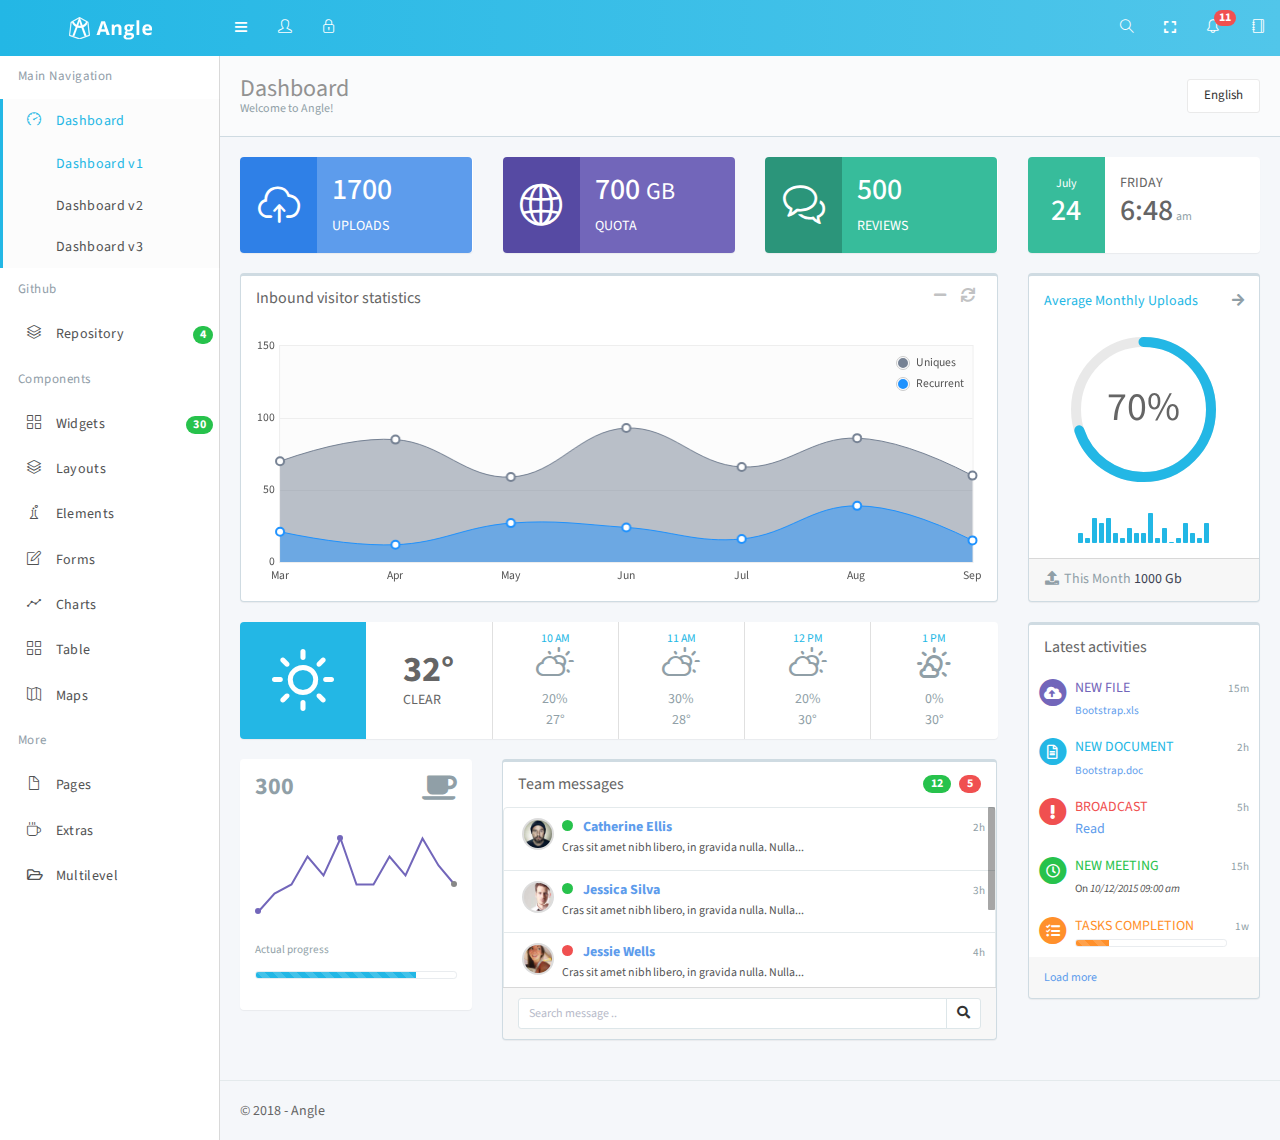
<file: index.html>
<!DOCTYPE html>
<html lang="en">

<head>
    <script>
    // This index file is used only to redirect to the app
    window.location.href = "app/dashboard.html";

    </script>
</head>

<body></body>

</html>
</file>
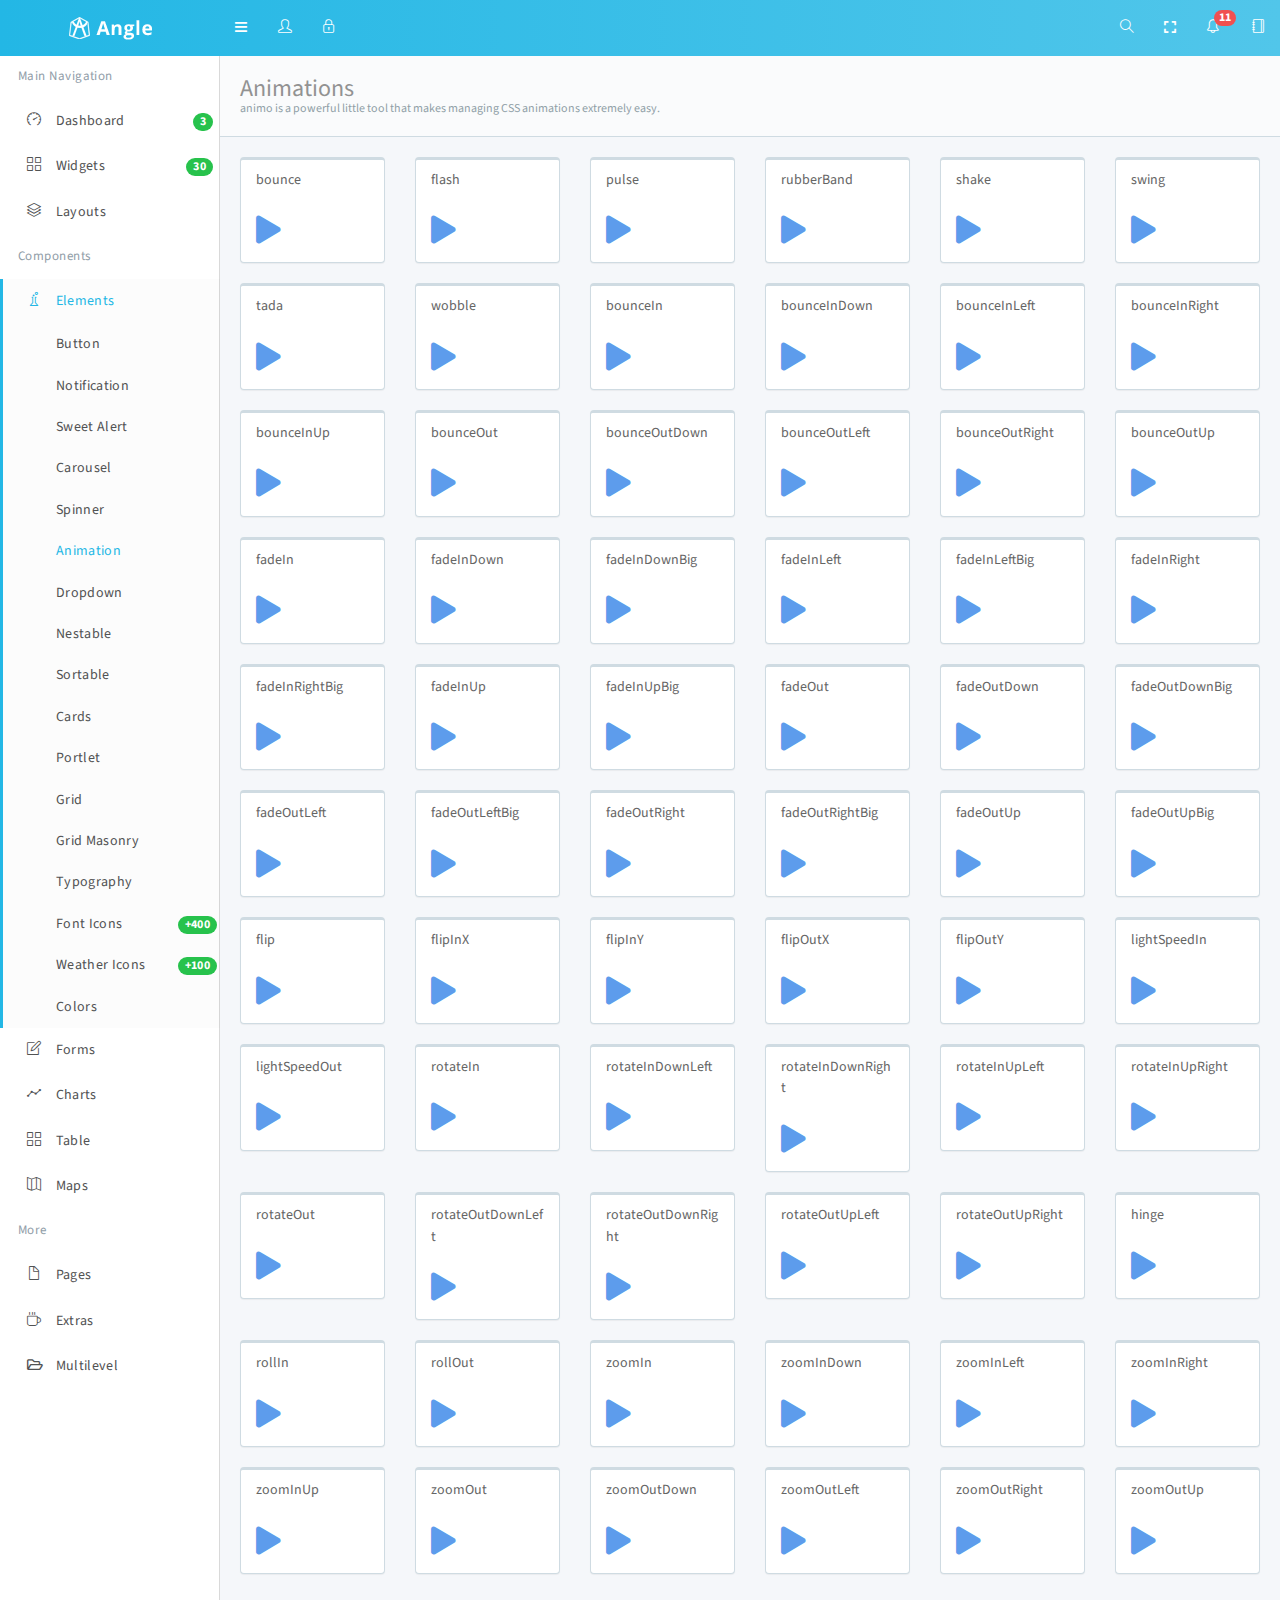
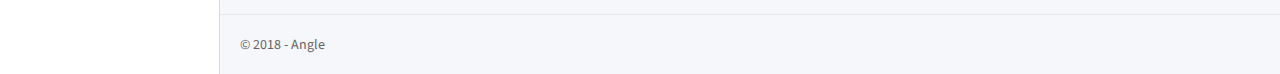
<file: app/animations.html>
<!DOCTYPE html>
<html lang="en">

<head>
   <meta charset="utf-8">
   <meta name="viewport" content="width=device-width, initial-scale=1, maximum-scale=1">
   <meta name="description" content="Bootstrap Admin App + jQuery">
   <meta name="keywords" content="app, responsive, jquery, bootstrap, dashboard, admin">
   <link rel="icon" type="image/x-icon" href="favicon.ico">
   <title>Angle - Bootstrap Admin Template</title>
   <!-- =============== VENDOR STYLES ===============-->
   <!-- FONT AWESOME-->
   <link rel="stylesheet" href="vendor/@fortawesome/fontawesome-free-webfonts/css/fa-brands.css">
   <link rel="stylesheet" href="vendor/@fortawesome/fontawesome-free-webfonts/css/fa-regular.css">
   <link rel="stylesheet" href="vendor/@fortawesome/fontawesome-free-webfonts/css/fa-solid.css">
   <link rel="stylesheet" href="vendor/@fortawesome/fontawesome-free-webfonts/css/fontawesome.css">
   <!-- SIMPLE LINE ICONS-->
   <link rel="stylesheet" href="vendor/simple-line-icons/css/simple-line-icons.css">
   <!-- ANIMATE.CSS-->
   <link rel="stylesheet" href="vendor/animate.css/animate.css">
   <!-- WHIRL (spinners)-->
   <link rel="stylesheet" href="vendor/whirl/dist/whirl.css">
   <!-- =============== PAGE VENDOR STYLES ===============-->
   <!-- =============== BOOTSTRAP STYLES ===============-->
   <link rel="stylesheet" href="css/bootstrap.css" id="bscss">
   <!-- =============== APP STYLES ===============-->
   <link rel="stylesheet" href="css/app.css" id="maincss">
</head>

<body>
   <div class="wrapper">
      <!-- top navbar-->
      <header class="topnavbar-wrapper">
         <!-- START Top Navbar-->
         <nav class="navbar topnavbar">
            <!-- START navbar header-->
            <div class="navbar-header">
               <a class="navbar-brand" href="#/">
                  <div class="brand-logo">
                     <img class="img-fluid" src="img/logo.png" alt="App Logo">
                  </div>
                  <div class="brand-logo-collapsed">
                     <img class="img-fluid" src="img/logo-single.png" alt="App Logo">
                  </div>
               </a>
            </div>
            <!-- END navbar header-->
            <!-- START Left navbar-->
            <ul class="navbar-nav mr-auto flex-row">
               <li class="nav-item">
                  <!-- Button used to collapse the left sidebar. Only visible on tablet and desktops-->
                  <a class="nav-link d-none d-md-block d-lg-block d-xl-block" href="#" data-trigger-resize="" data-toggle-state="aside-collapsed">
                     <em class="fas fa-bars"></em>
                  </a>
                  <!-- Button to show/hide the sidebar on mobile. Visible on mobile only.-->
                  <a class="nav-link sidebar-toggle d-md-none" href="#" data-toggle-state="aside-toggled" data-no-persist="true">
                     <em class="fas fa-bars"></em>
                  </a>
               </li>
               <!-- START User avatar toggle-->
               <li class="nav-item d-none d-md-block">
                  <!-- Button used to collapse the left sidebar. Only visible on tablet and desktops-->
                  <a class="nav-link" id="user-block-toggle" href="#user-block" data-toggle="collapse">
                     <em class="icon-user"></em>
                  </a>
               </li>
               <!-- END User avatar toggle-->
               <!-- START lock screen-->
               <li class="nav-item d-none d-md-block">
                  <a class="nav-link" href="lock.html" title="Lock screen">
                     <em class="icon-lock"></em>
                  </a>
               </li>
               <!-- END lock screen-->
            </ul>
            <!-- END Left navbar-->
            <!-- START Right Navbar-->
            <ul class="navbar-nav flex-row">
               <!-- Search icon-->
               <li class="nav-item">
                  <a class="nav-link" href="#" data-search-open="">
                     <em class="icon-magnifier"></em>
                  </a>
               </li>
               <!-- Fullscreen (only desktops)-->
               <li class="nav-item d-none d-md-block">
                  <a class="nav-link" href="#" data-toggle-fullscreen="">
                     <em class="fas fa-expand"></em>
                  </a>
               </li>
               <!-- START Alert menu-->
               <li class="nav-item dropdown dropdown-list">
                  <a class="nav-link dropdown-toggle dropdown-toggle-nocaret" href="#" data-toggle="dropdown">
                     <em class="icon-bell"></em>
                     <span class="badge badge-danger">11</span>
                  </a>
                  <!-- START Dropdown menu-->
                  <div class="dropdown-menu dropdown-menu-right animated flipInX">
                     <div class="dropdown-item">
                        <!-- START list group-->
                        <div class="list-group">
                           <!-- list item-->
                           <div class="list-group-item list-group-item-action">
                              <div class="media">
                                 <div class="align-self-start mr-2">
                                    <em class="fab fa-twitter fa-2x text-info"></em>
                                 </div>
                                 <div class="media-body">
                                    <p class="m-0">New followers</p>
                                    <p class="m-0 text-muted text-sm">1 new follower</p>
                                 </div>
                              </div>
                           </div>
                           <!-- list item-->
                           <div class="list-group-item list-group-item-action">
                              <div class="media">
                                 <div class="align-self-start mr-2">
                                    <em class="fas fa-envelope fa-2x text-warning"></em>
                                 </div>
                                 <div class="media-body">
                                    <p class="m-0">New e-mails</p>
                                    <p class="m-0 text-muted text-sm">You have 10 new emails</p>
                                 </div>
                              </div>
                           </div>
                           <!-- list item-->
                           <div class="list-group-item list-group-item-action">
                              <div class="media">
                                 <div class="align-self-start mr-2">
                                    <em class="fas fa-tasks fa-2x text-success"></em>
                                 </div>
                                 <div class="media-body">
                                    <p class="m-0">Pending Tasks</p>
                                    <p class="m-0 text-muted text-sm">11 pending task</p>
                                 </div>
                              </div>
                           </div>
                           <!-- last list item-->
                           <div class="list-group-item list-group-item-action">
                              <span class="d-flex align-items-center">
                                 <span class="text-sm">More notifications</span>
                                 <span class="badge badge-danger ml-auto">14</span>
                              </span>
                           </div>
                        </div>
                        <!-- END list group-->
                     </div>
                  </div>
                  <!-- END Dropdown menu-->
               </li>
               <!-- END Alert menu-->
               <!-- START Offsidebar button-->
               <li class="nav-item">
                  <a class="nav-link" href="#" data-toggle-state="offsidebar-open" data-no-persist="true">
                     <em class="icon-notebook"></em>
                  </a>
               </li>
               <!-- END Offsidebar menu-->
            </ul>
            <!-- END Right Navbar-->
            <!-- START Search form-->
            <form class="navbar-form" role="search" action="search.html">
               <div class="form-group">
                  <input class="form-control" type="text" placeholder="Type and hit enter ...">
                  <div class="fas fa-times navbar-form-close" data-search-dismiss=""></div>
               </div>
               <button class="d-none" type="submit">Submit</button>
            </form>
            <!-- END Search form-->
         </nav>
         <!-- END Top Navbar-->
      </header>
      <!-- sidebar-->
      <aside class="aside-container">
         <!-- START Sidebar (left)-->
         <div class="aside-inner">
            <nav class="sidebar" data-sidebar-anyclick-close="">
               <!-- START sidebar nav-->
               <ul class="sidebar-nav">
                  <!-- START user info-->
                  <li class="has-user-block">
                     <div class="collapse" id="user-block">
                        <div class="item user-block">
                           <!-- User picture-->
                           <div class="user-block-picture">
                              <div class="user-block-status">
                                 <img class="img-thumbnail rounded-circle" src="img/user/02.jpg" alt="Avatar" width="60" height="60">
                                 <div class="circle bg-success circle-lg"></div>
                              </div>
                           </div>
                           <!-- Name and Job-->
                           <div class="user-block-info">
                              <span class="user-block-name">Hello, Mike</span>
                              <span class="user-block-role">Designer</span>
                           </div>
                        </div>
                     </div>
                  </li>
                  <!-- END user info-->
                  <!-- Iterates over all sidebar items-->
                  <li class="nav-heading ">
                     <span data-localize="sidebar.heading.HEADER">Main Navigation</span>
                  </li>
                  <li class=" ">
                     <a href="#dashboard" title="Dashboard" data-toggle="collapse">
                        <div class="float-right badge badge-success">3</div>
                        <em class="icon-speedometer"></em>
                        <span data-localize="sidebar.nav.DASHBOARD">Dashboard</span>
                     </a>
                     <ul class="sidebar-nav sidebar-subnav collapse" id="dashboard">
                        <li class="sidebar-subnav-header">Dashboard</li>
                        <li class=" ">
                           <a href="dashboard.html" title="Dashboard v1">
                              <span>Dashboard v1</span>
                           </a>
                        </li>
                        <li class=" ">
                           <a href="dashboard_v2.html" title="Dashboard v2">
                              <span>Dashboard v2</span>
                           </a>
                        </li>
                        <li class=" ">
                           <a href="dashboard_v3.html" title="Dashboard v3">
                              <span>Dashboard v3</span>
                           </a>
                        </li>
                     </ul>
                  </li>
                  <li class=" ">
                     <a href="widgets.html" title="Widgets">
                        <div class="float-right badge badge-success">30</div>
                        <em class="icon-grid"></em>
                        <span data-localize="sidebar.nav.WIDGETS">Widgets</span>
                     </a>
                  </li>
                  <li class=" ">
                     <a href="#layout" title="Layouts" data-toggle="collapse">
                        <em class="icon-layers"></em>
                        <span>Layouts</span>
                     </a>
                     <ul class="sidebar-nav sidebar-subnav collapse" id="layout">
                        <li class="sidebar-subnav-header">Layouts</li>
                        <li class=" ">
                           <a href="dashboard_h.html" title="Horizontal">
                              <span>Horizontal</span>
                           </a>
                        </li>
                     </ul>
                  </li>
                  <li class="nav-heading ">
                     <span data-localize="sidebar.heading.COMPONENTS">Components</span>
                  </li>
                  <li class=" ">
                     <a href="#elements" title="Elements" data-toggle="collapse">
                        <em class="icon-chemistry"></em>
                        <span data-localize="sidebar.nav.element.ELEMENTS">Elements</span>
                     </a>
                     <ul class="sidebar-nav sidebar-subnav collapse" id="elements">
                        <li class="sidebar-subnav-header">Elements</li>
                        <li class=" ">
                           <a href="buttons.html" title="Buttons">
                              <span data-localize="sidebar.nav.element.BUTTON">Buttons</span>
                           </a>
                        </li>
                        <li class=" ">
                           <a href="notifications.html" title="Notifications">
                              <span data-localize="sidebar.nav.element.NOTIFICATION">Notifications</span>
                           </a>
                        </li>
                        <li class=" ">
                           <a href="sweetalert.html" title="Sweet Alert">
                              <span>Sweet Alert</span>
                           </a>
                        </li>
                        <li class=" ">
                           <a href="carousel.html" title="Carousel">
                              <span data-localize="sidebar.nav.element.INTERACTION">Carousel</span>
                           </a>
                        </li>
                        <li class=" ">
                           <a href="spinners.html" title="Spinners">
                              <span data-localize="sidebar.nav.element.SPINNER">Spinners</span>
                           </a>
                        </li>
                        <li class=" active">
                           <a href="animations.html" title="Animations">
                              <span data-localize="sidebar.nav.element.ANIMATION">Animations</span>
                           </a>
                        </li>
                        <li class=" ">
                           <a href="dropdown-animations.html" title="Dropdown">
                              <span data-localize="sidebar.nav.element.DROPDOWN">Dropdown</span>
                           </a>
                        </li>
                        <li class=" ">
                           <a href="nestable.html" title="Nestable">
                              <span>Nestable</span>
                           </a>
                        </li>
                        <li class=" ">
                           <a href="sortable.html" title="Sortable">
                              <span>Sortable</span>
                           </a>
                        </li>
                        <li class=" ">
                           <a href="cards.html" title="Cards">
                              <span data-localize="sidebar.nav.element.CARDS">Cards</span>
                           </a>
                        </li>
                        <li class=" ">
                           <a href="portlets.html" title="Portlets">
                              <span data-localize="sidebar.nav.element.PORTLET">Portlets</span>
                           </a>
                        </li>
                        <li class=" ">
                           <a href="grid.html" title="Grid">
                              <span data-localize="sidebar.nav.element.GRID">Grid</span>
                           </a>
                        </li>
                        <li class=" ">
                           <a href="grid-masonry.html" title="Grid Masonry">
                              <span data-localize="sidebar.nav.element.GRID_MASONRY">Grid Masonry</span>
                           </a>
                        </li>
                        <li class=" ">
                           <a href="typo.html" title="Typography">
                              <span data-localize="sidebar.nav.element.TYPO">Typography</span>
                           </a>
                        </li>
                        <li class=" ">
                           <a href="icons-font.html" title="Font Icons">
                              <div class="float-right badge badge-success">+400</div>
                              <span data-localize="sidebar.nav.element.FONT_ICON">Font Icons</span>
                           </a>
                        </li>
                        <li class=" ">
                           <a href="icons-weather.html" title="Weather Icons">
                              <div class="float-right badge badge-success">+100</div>
                              <span data-localize="sidebar.nav.element.WEATHER_ICON">Weather Icons</span>
                           </a>
                        </li>
                        <li class=" ">
                           <a href="colors.html" title="Colors">
                              <span data-localize="sidebar.nav.element.COLOR">Colors</span>
                           </a>
                        </li>
                     </ul>
                  </li>
                  <li class=" ">
                     <a href="#forms" title="Forms" data-toggle="collapse">
                        <em class="icon-note"></em>
                        <span data-localize="sidebar.nav.form.FORM">Forms</span>
                     </a>
                     <ul class="sidebar-nav sidebar-subnav collapse" id="forms">
                        <li class="sidebar-subnav-header">Forms</li>
                        <li class=" ">
                           <a href="form-standard.html" title="Standard">
                              <span data-localize="sidebar.nav.form.STANDARD">Standard</span>
                           </a>
                        </li>
                        <li class=" ">
                           <a href="form-extended.html" title="Extended">
                              <span data-localize="sidebar.nav.form.EXTENDED">Extended</span>
                           </a>
                        </li>
                        <li class=" ">
                           <a href="form-validation.html" title="Validation">
                              <span data-localize="sidebar.nav.form.VALIDATION">Validation</span>
                           </a>
                        </li>
                        <li class=" ">
                           <a href="form-wizard.html" title="Wizard">
                              <span>Wizard</span>
                           </a>
                        </li>
                        <li class=" ">
                           <a href="form-upload.html" title="Upload">
                              <span>Upload</span>
                           </a>
                        </li>
                        <li class=" ">
                           <a href="form-xeditable.html" title="xEditable">
                              <span>xEditable</span>
                           </a>
                        </li>
                        <li class=" ">
                           <a href="form-imagecrop.html" title="Cropper">
                              <span>Cropper</span>
                           </a>
                        </li>
                     </ul>
                  </li>
                  <li class=" ">
                     <a href="#charts" title="Charts" data-toggle="collapse">
                        <em class="icon-graph"></em>
                        <span data-localize="sidebar.nav.chart.CHART">Charts</span>
                     </a>
                     <ul class="sidebar-nav sidebar-subnav collapse" id="charts">
                        <li class="sidebar-subnav-header">Charts</li>
                        <li class=" ">
                           <a href="chart-flot.html" title="Flot">
                              <span data-localize="sidebar.nav.chart.FLOT">Flot</span>
                           </a>
                        </li>
                        <li class=" ">
                           <a href="chart-radial.html" title="Radial">
                              <span data-localize="sidebar.nav.chart.RADIAL">Radial</span>
                           </a>
                        </li>
                        <li class=" ">
                           <a href="chart-js.html" title="Chart JS">
                              <span>Chart JS</span>
                           </a>
                        </li>
                        <li class=" ">
                           <a href="chart-rickshaw.html" title="Rickshaw">
                              <span>Rickshaw</span>
                           </a>
                        </li>
                        <li class=" ">
                           <a href="chart-morris.html" title="MorrisJS">
                              <span>MorrisJS</span>
                           </a>
                        </li>
                        <li class=" ">
                           <a href="chart-chartist.html" title="Chartist">
                              <span>Chartist</span>
                           </a>
                        </li>
                     </ul>
                  </li>
                  <li class=" ">
                     <a href="#tables" title="Tables" data-toggle="collapse">
                        <em class="icon-grid"></em>
                        <span data-localize="sidebar.nav.table.TABLE">Tables</span>
                     </a>
                     <ul class="sidebar-nav sidebar-subnav collapse" id="tables">
                        <li class="sidebar-subnav-header">Tables</li>
                        <li class=" ">
                           <a href="table-standard.html" title="Standard">
                              <span data-localize="sidebar.nav.table.STANDARD">Standard</span>
                           </a>
                        </li>
                        <li class=" ">
                           <a href="table-extended.html" title="Extended">
                              <span data-localize="sidebar.nav.table.EXTENDED">Extended</span>
                           </a>
                        </li>
                        <li class=" ">
                           <a href="table-datatable.html" title="DataTables">
                              <span data-localize="sidebar.nav.table.DATATABLE">DataTables</span>
                           </a>
                        </li>
                        <li class=" ">
                           <a href="table-bootgrid.html" title="BootGrid">
                              <span>BootGrid</span>
                           </a>
                        </li>
                     </ul>
                  </li>
                  <li class=" ">
                     <a href="#maps" title="Maps" data-toggle="collapse">
                        <em class="icon-map"></em>
                        <span data-localize="sidebar.nav.map.MAP">Maps</span>
                     </a>
                     <ul class="sidebar-nav sidebar-subnav collapse" id="maps">
                        <li class="sidebar-subnav-header">Maps</li>
                        <li class=" ">
                           <a href="maps-google.html" title="Google Maps">
                              <span data-localize="sidebar.nav.map.GOOGLE">Google Maps</span>
                           </a>
                        </li>
                        <li class=" ">
                           <a href="maps-vector.html" title="Vector Maps">
                              <span data-localize="sidebar.nav.map.VECTOR">Vector Maps</span>
                           </a>
                        </li>
                     </ul>
                  </li>
                  <li class="nav-heading ">
                     <span data-localize="sidebar.heading.MORE">More</span>
                  </li>
                  <li class=" ">
                     <a href="#pages" title="Pages" data-toggle="collapse">
                        <em class="icon-doc"></em>
                        <span data-localize="sidebar.nav.pages.PAGES">Pages</span>
                     </a>
                     <ul class="sidebar-nav sidebar-subnav collapse" id="pages">
                        <li class="sidebar-subnav-header">Pages</li>
                        <li class=" ">
                           <a href="login.html" title="Login">
                              <span data-localize="sidebar.nav.pages.LOGIN">Login</span>
                           </a>
                        </li>
                        <li class=" ">
                           <a href="register.html" title="Sign up">
                              <span data-localize="sidebar.nav.pages.REGISTER">Sign up</span>
                           </a>
                        </li>
                        <li class=" ">
                           <a href="recover.html" title="Recover Password">
                              <span data-localize="sidebar.nav.pages.RECOVER">Recover Password</span>
                           </a>
                        </li>
                        <li class=" ">
                           <a href="lock.html" title="Lock">
                              <span data-localize="sidebar.nav.pages.LOCK">Lock</span>
                           </a>
                        </li>
                        <li class=" ">
                           <a href="template.html" title="Starter Template">
                              <span data-localize="sidebar.nav.pages.STARTER">Starter Template</span>
                           </a>
                        </li>
                        <li class=" ">
                           <a href="404.html" title="404">
                              <span>404</span>
                           </a>
                        </li>
                        <li class=" ">
                           <a href="500.html" title="500">
                              <span>500</span>
                           </a>
                        </li>
                        <li class=" ">
                           <a href="maintenance.html" title="Maintenance">
                              <span>Maintenance</span>
                           </a>
                        </li>
                     </ul>
                  </li>
                  <li class=" ">
                     <a href="#extras" title="Extras" data-toggle="collapse">
                        <em class="icon-cup"></em>
                        <span data-localize="sidebar.nav.extra.EXTRA">Extras</span>
                     </a>
                     <ul class="sidebar-nav sidebar-subnav collapse" id="extras">
                        <li class="sidebar-subnav-header">Extras</li>
                        <li class=" ">
                           <a href="#blog" title="Blog" data-toggle="collapse">
                              <em class="fas fa-angle-right"></em>
                              <span>Blog</span>
                           </a>
                           <ul class="sidebar-nav sidebar-subnav collapse" id="blog">
                              <li class="sidebar-subnav-header">Blog</li>
                              <li class=" ">
                                 <a href="blog.html" title="List">
                                    <span>List</span>
                                 </a>
                              </li>
                              <li class=" ">
                                 <a href="blog-post.html" title="Post">
                                    <span>Post</span>
                                 </a>
                              </li>
                              <li class=" ">
                                 <a href="blog-articles.html" title="Articles">
                                    <span>Articles</span>
                                 </a>
                              </li>
                              <li class=" ">
                                 <a href="blog-article-view.html" title="Article View">
                                    <span>Article View</span>
                                 </a>
                              </li>
                           </ul>
                        </li>
                        <li class=" ">
                           <a href="#ecommerce" title="eCommerce" data-toggle="collapse">
                              <em class="fas fa-angle-right"></em>
                              <span>eCommerce</span>
                           </a>
                           <ul class="sidebar-nav sidebar-subnav collapse" id="ecommerce">
                              <li class="sidebar-subnav-header">eCommerce</li>
                              <li class=" ">
                                 <a href="ecommerce-orders.html" title="Orders">
                                    <div class="float-right badge badge-success">10</div>
                                    <span>Orders</span>
                                 </a>
                              </li>
                              <li class=" ">
                                 <a href="ecommerce-order-view.html" title="Order View">
                                    <span>Order View</span>
                                 </a>
                              </li>
                              <li class=" ">
                                 <a href="ecommerce-products.html" title="Products">
                                    <span>Products</span>
                                 </a>
                              </li>
                              <li class=" ">
                                 <a href="ecommerce-product-view.html" title="Product View">
                                    <span>Product View</span>
                                 </a>
                              </li>
                              <li class=" ">
                                 <a href="ecommerce-checkout.html" title="Checkout">
                                    <span>Checkout</span>
                                 </a>
                              </li>
                           </ul>
                        </li>
                        <li class=" ">
                           <a href="#forum" title="Forum" data-toggle="collapse">
                              <em class="fas fa-angle-right"></em>
                              <span>Forum</span>
                           </a>
                           <ul class="sidebar-nav sidebar-subnav collapse" id="forum">
                              <li class="sidebar-subnav-header">Forum</li>
                              <li class=" ">
                                 <a href="forum-categories.html" title="Categories">
                                    <span>Categories</span>
                                 </a>
                              </li>
                              <li class=" ">
                                 <a href="forum-topics.html" title="Topics">
                                    <span>Topics</span>
                                 </a>
                              </li>
                              <li class=" ">
                                 <a href="forum-discussion.html" title="Discussion">
                                    <span>Discussion</span>
                                 </a>
                              </li>
                           </ul>
                        </li>
                        <li class=" ">
                           <a href="contacts.html" title="Contacts">
                              <span>Contacts</span>
                           </a>
                        </li>
                        <li class=" ">
                           <a href="contact-details.html" title="Contact details">
                              <span>Contact details</span>
                           </a>
                        </li>
                        <li class=" ">
                           <a href="projects.html" title="Projects">
                              <span>Projects</span>
                           </a>
                        </li>
                        <li class=" ">
                           <a href="project-details.html" title="Projects details">
                              <span>Projects details</span>
                           </a>
                        </li>
                        <li class=" ">
                           <a href="team-viewer.html" title="Team viewer">
                              <span>Team viewer</span>
                           </a>
                        </li>
                        <li class=" ">
                           <a href="social-board.html" title="Social board">
                              <span>Social board</span>
                           </a>
                        </li>
                        <li class=" ">
                           <a href="vote-links.html" title="Vote links">
                              <span>Vote links</span>
                           </a>
                        </li>
                        <li class=" ">
                           <a href="bug-tracker.html" title="Bug tracker">
                              <span>Bug tracker</span>
                           </a>
                        </li>
                        <li class=" ">
                           <a href="faq.html" title="FAQ">
                              <span>FAQ</span>
                           </a>
                        </li>
                        <li class=" ">
                           <a href="help-center.html" title="Help Center">
                              <span>Help Center</span>
                           </a>
                        </li>
                        <li class=" ">
                           <a href="followers.html" title="Followers">
                              <span>Followers</span>
                           </a>
                        </li>
                        <li class=" ">
                           <a href="settings.html" title="Settings">
                              <span>Settings</span>
                           </a>
                        </li>
                        <li class=" ">
                           <a href="plans.html" title="Plans">
                              <span>Plans</span>
                           </a>
                        </li>
                        <li class=" ">
                           <a href="file-manager.html" title="File manager">
                              <span>File manager</span>
                           </a>
                        </li>
                        <li class=" ">
                           <a href="mailbox.html" title="Mailbox">
                              <span data-localize="sidebar.nav.extra.MAILBOX">Mailbox</span>
                           </a>
                        </li>
                        <li class=" ">
                           <a href="timeline.html" title="Timeline">
                              <span data-localize="sidebar.nav.extra.TIMELINE">Timeline</span>
                           </a>
                        </li>
                        <li class=" ">
                           <a href="calendar.html" title="Calendar">
                              <span data-localize="sidebar.nav.extra.CALENDAR">Calendar</span>
                           </a>
                        </li>
                        <li class=" ">
                           <a href="invoice.html" title="Invoice">
                              <span data-localize="sidebar.nav.extra.INVOICE">Invoice</span>
                           </a>
                        </li>
                        <li class=" ">
                           <a href="search.html" title="Search">
                              <span data-localize="sidebar.nav.extra.SEARCH">Search</span>
                           </a>
                        </li>
                        <li class=" ">
                           <a href="todo.html" title="Todo List">
                              <span data-localize="sidebar.nav.extra.TODO">Todo List</span>
                           </a>
                        </li>
                        <li class=" ">
                           <a href="profile.html" title="Profile">
                              <span data-localize="sidebar.nav.extra.PROFILE">Profile</span>
                           </a>
                        </li>
                     </ul>
                  </li>
                  <li class=" ">
                     <a href="#multilevel" title="Multilevel" data-toggle="collapse">
                        <em class="far fa-folder-open"></em>
                        <span>Multilevel</span>
                     </a>
                     <ul class="sidebar-nav sidebar-subnav collapse" id="multilevel">
                        <li class="sidebar-subnav-header">Multilevel</li>
                        <li class=" ">
                           <a href="#level1" title="Level 1" data-toggle="collapse">
                              <span>Level 1</span>
                           </a>
                           <ul class="sidebar-nav sidebar-subnav collapse" id="level1">
                              <li class="sidebar-subnav-header">Level 1</li>
                              <li class=" ">
                                 <a href="multilevel-1.html" title="Level1 Item">
                                    <span>Level1 Item</span>
                                 </a>
                              </li>
                              <li class=" ">
                                 <a href="#level2" title="Level 2" data-toggle="collapse">
                                    <span>Level 2</span>
                                 </a>
                                 <ul class="sidebar-nav sidebar-subnav collapse" id="level2">
                                    <li class="sidebar-subnav-header">Level 2</li>
                                    <li class=" ">
                                       <a href="#level3" title="Level 3" data-toggle="collapse">
                                          <span>Level 3</span>
                                       </a>
                                       <ul class="sidebar-nav sidebar-subnav collapse" id="level3">
                                          <li class="sidebar-subnav-header">Level 3</li>
                                          <li class=" ">
                                             <a href="multilevel-3.html" title="Level3 Item">
                                                <span>Level3 Item</span>
                                             </a>
                                          </li>
                                       </ul>
                                    </li>
                                 </ul>
                              </li>
                           </ul>
                        </li>
                     </ul>
                  </li>
               </ul>
               <!-- END sidebar nav-->
            </nav>
         </div>
         <!-- END Sidebar (left)-->
      </aside>
      <!-- offsidebar-->
      <aside class="offsidebar d-none">
         <!-- START Off Sidebar (right)-->
         <nav>
            <div role="tabpanel">
               <!-- Nav tabs-->
               <ul class="nav nav-tabs nav-justified" role="tablist">
                  <li class="nav-item" role="presentation">
                     <a class="nav-link active" href="#app-settings" aria-controls="app-settings" role="tab" data-toggle="tab">
                        <em class="icon-equalizer fa-lg"></em>
                     </a>
                  </li>
                  <li class="nav-item" role="presentation">
                     <a class="nav-link" href="#app-chat" aria-controls="app-chat" role="tab" data-toggle="tab">
                        <em class="icon-user fa-lg"></em>
                     </a>
                  </li>
               </ul>
               <!-- Tab panes-->
               <div class="tab-content">
                  <div class="tab-pane fade active show" id="app-settings" role="tabpanel">
                     <h3 class="text-center text-thin mt-4">Settings</h3>
                     <div class="p-2">
                        <h4 class="text-muted text-thin">Themes</h4>
                        <div class="row row-flush mb-2">
                           <div class="col mb-2">
                              <div class="setting-color">
                                 <label data-load-css="css/theme-a.css">
                                    <input type="radio" name="setting-theme" checked="checked">
                                    <span class="icon-check"></span>
                                    <span class="split">
                                       <span class="color bg-info"></span>
                                       <span class="color bg-info-light"></span>
                                    </span>
                                    <span class="color bg-white"></span>
                                 </label>
                              </div>
                           </div>
                           <div class="col mb-2">
                              <div class="setting-color">
                                 <label data-load-css="css/theme-b.css">
                                    <input type="radio" name="setting-theme">
                                    <span class="icon-check"></span>
                                    <span class="split">
                                       <span class="color bg-green"></span>
                                       <span class="color bg-green-light"></span>
                                    </span>
                                    <span class="color bg-white"></span>
                                 </label>
                              </div>
                           </div>
                           <div class="col mb-2">
                              <div class="setting-color">
                                 <label data-load-css="css/theme-c.css">
                                    <input type="radio" name="setting-theme">
                                    <span class="icon-check"></span>
                                    <span class="split">
                                       <span class="color bg-purple"></span>
                                       <span class="color bg-purple-light"></span>
                                    </span>
                                    <span class="color bg-white"></span>
                                 </label>
                              </div>
                           </div>
                           <div class="col mb-2">
                              <div class="setting-color">
                                 <label data-load-css="css/theme-d.css">
                                    <input type="radio" name="setting-theme">
                                    <span class="icon-check"></span>
                                    <span class="split">
                                       <span class="color bg-danger"></span>
                                       <span class="color bg-danger-light"></span>
                                    </span>
                                    <span class="color bg-white"></span>
                                 </label>
                              </div>
                           </div>
                        </div>
                        <div class="row row-flush mb-2">
                           <div class="col mb-2">
                              <div class="setting-color">
                                 <label data-load-css="css/theme-e.css">
                                    <input type="radio" name="setting-theme">
                                    <span class="icon-check"></span>
                                    <span class="split">
                                       <span class="color bg-info-dark"></span>
                                       <span class="color bg-info"></span>
                                    </span>
                                    <span class="color bg-gray-dark"></span>
                                 </label>
                              </div>
                           </div>
                           <div class="col mb-2">
                              <div class="setting-color">
                                 <label data-load-css="css/theme-f.css">
                                    <input type="radio" name="setting-theme">
                                    <span class="icon-check"></span>
                                    <span class="split">
                                       <span class="color bg-green-dark"></span>
                                       <span class="color bg-green"></span>
                                    </span>
                                    <span class="color bg-gray-dark"></span>
                                 </label>
                              </div>
                           </div>
                           <div class="col mb-2">
                              <div class="setting-color">
                                 <label data-load-css="css/theme-g.css">
                                    <input type="radio" name="setting-theme">
                                    <span class="icon-check"></span>
                                    <span class="split">
                                       <span class="color bg-purple-dark"></span>
                                       <span class="color bg-purple"></span>
                                    </span>
                                    <span class="color bg-gray-dark"></span>
                                 </label>
                              </div>
                           </div>
                           <div class="col mb-2">
                              <div class="setting-color">
                                 <label data-load-css="css/theme-h.css">
                                    <input type="radio" name="setting-theme">
                                    <span class="icon-check"></span>
                                    <span class="split">
                                       <span class="color bg-danger-dark"></span>
                                       <span class="color bg-danger"></span>
                                    </span>
                                    <span class="color bg-gray-dark"></span>
                                 </label>
                              </div>
                           </div>
                        </div>
                     </div>
                     <div class="p-2">
                        <h4 class="text-muted text-thin">Layout</h4>
                        <div class="clearfix">
                           <p class="float-left">Fixed</p>
                           <div class="float-right">
                              <label class="switch">
                                 <input id="chk-fixed" type="checkbox" data-toggle-state="layout-fixed">
                                 <span></span>
                              </label>
                           </div>
                        </div>
                        <div class="clearfix">
                           <p class="float-left">Boxed</p>
                           <div class="float-right">
                              <label class="switch">
                                 <input id="chk-boxed" type="checkbox" data-toggle-state="layout-boxed">
                                 <span></span>
                              </label>
                           </div>
                        </div>
                        <div class="clearfix">
                           <p class="float-left">RTL</p>
                           <div class="float-right">
                              <label class="switch">
                                 <input id="chk-rtl" type="checkbox">
                                 <span></span>
                              </label>
                           </div>
                        </div>
                     </div>
                     <div class="p-2">
                        <h4 class="text-muted text-thin">Aside</h4>
                        <div class="clearfix">
                           <p class="float-left">Collapsed</p>
                           <div class="float-right">
                              <label class="switch">
                                 <input id="chk-collapsed" type="checkbox" data-toggle-state="aside-collapsed">
                                 <span></span>
                              </label>
                           </div>
                        </div>
                        <div class="clearfix">
                           <p class="float-left">Collapsed Text</p>
                           <div class="float-right">
                              <label class="switch">
                                 <input id="chk-collapsed-text" type="checkbox" data-toggle-state="aside-collapsed-text">
                                 <span></span>
                              </label>
                           </div>
                        </div>
                        <div class="clearfix">
                           <p class="float-left">Float</p>
                           <div class="float-right">
                              <label class="switch">
                                 <input id="chk-float" type="checkbox" data-toggle-state="aside-float">
                                 <span></span>
                              </label>
                           </div>
                        </div>
                        <div class="clearfix">
                           <p class="float-left">Hover</p>
                           <div class="float-right">
                              <label class="switch">
                                 <input id="chk-hover" type="checkbox" data-toggle-state="aside-hover">
                                 <span></span>
                              </label>
                           </div>
                        </div>
                        <div class="clearfix">
                           <p class="float-left">Show Scrollbar</p>
                           <div class="float-right">
                              <label class="switch">
                                 <input id="chk-scroll" type="checkbox" data-toggle-state="show-scrollbar" data-target=".sidebar">
                                 <span></span>
                              </label>
                           </div>
                        </div>
                     </div>
                  </div>
                  <div class="tab-pane fade" id="app-chat" role="tabpanel">
                     <h3 class="text-center text-thin mt-4">Connections</h3>
                     <div class="list-group">
                        <!-- START list title-->
                        <div class="list-group-item border-0">
                           <small class="text-muted">ONLINE</small>
                        </div>
                        <!-- END list title-->
                        <div class="list-group-item list-group-item-action border-0">
                           <div class="media">
                              <img class="align-self-center mr-3 rounded-circle thumb48" src="img/user/05.jpg" alt="Image">
                              <div class="media-body text-truncate">
                                 <a href="#">
                                    <strong>Juan Sims</strong>
                                 </a>
                                 <br>
                                 <small class="text-muted">Designeer</small>
                              </div>
                              <div class="ml-auto">
                                 <span class="circle bg-success circle-lg"></span>
                              </div>
                           </div>
                        </div>
                        <div class="list-group-item list-group-item-action border-0">
                           <div class="media">
                              <img class="align-self-center mr-3 rounded-circle thumb48" src="img/user/06.jpg" alt="Image">
                              <div class="media-body text-truncate">
                                 <a href="#">
                                    <strong>Maureen Jenkins</strong>
                                 </a>
                                 <br>
                                 <small class="text-muted">Designeer</small>
                              </div>
                              <div class="ml-auto">
                                 <span class="circle bg-success circle-lg"></span>
                              </div>
                           </div>
                        </div>
                        <div class="list-group-item list-group-item-action border-0">
                           <div class="media">
                              <img class="align-self-center mr-3 rounded-circle thumb48" src="img/user/07.jpg" alt="Image">
                              <div class="media-body text-truncate">
                                 <a href="#">
                                    <strong>Billie Dunn</strong>
                                 </a>
                                 <br>
                                 <small class="text-muted">Designeer</small>
                              </div>
                              <div class="ml-auto">
                                 <span class="circle bg-danger circle-lg"></span>
                              </div>
                           </div>
                        </div>
                        <div class="list-group-item list-group-item-action border-0">
                           <div class="media">
                              <img class="align-self-center mr-3 rounded-circle thumb48" src="img/user/08.jpg" alt="Image">
                              <div class="media-body text-truncate">
                                 <a href="#">
                                    <strong>Tomothy Roberts</strong>
                                 </a>
                                 <br>
                                 <small class="text-muted">Designeer</small>
                              </div>
                              <div class="ml-auto">
                                 <span class="circle bg-warning circle-lg"></span>
                              </div>
                           </div>
                        </div>
                        <!-- START list title-->
                        <div class="list-group-item border-0">
                           <small class="text-muted">OFFLINE</small>
                        </div>
                        <!-- END list title-->
                        <div class="list-group-item list-group-item-action border-0">
                           <div class="media">
                              <img class="align-self-center mr-3 rounded-circle thumb48" src="img/user/09.jpg" alt="Image">
                              <div class="media-body text-truncate">
                                 <a href="#">
                                    <strong>Lawrence Robinson</strong>
                                 </a>
                                 <br>
                                 <small class="text-muted">Designeer</small>
                              </div>
                              <div class="ml-auto">
                                 <span class="circle bg-warning circle-lg"></span>
                              </div>
                           </div>
                        </div>
                        <div class="list-group-item list-group-item-action border-0">
                           <div class="media">
                              <img class="align-self-center mr-3 rounded-circle thumb48" src="img/user/10.jpg" alt="Image">
                              <div class="media-body text-truncate">
                                 <a href="#">
                                    <strong>Tyrone Owens</strong>
                                 </a>
                                 <br>
                                 <small class="text-muted">Designeer</small>
                              </div>
                              <div class="ml-auto">
                                 <span class="circle bg-warning circle-lg"></span>
                              </div>
                           </div>
                        </div>
                     </div>
                     <div class="px-3 py-4 text-center">
                        <!-- Optional link to list more users-->
                        <a class="btn btn-purple btn-sm" href="#" title="See more contacts">
                           <strong>Load more..</strong>
                        </a>
                     </div>
                     <!-- Extra items-->
                     <div class="px-3 py-2">
                        <p>
                           <small class="text-muted">Tasks completion</small>
                        </p>
                        <div class="progress progress-xs m-0">
                           <div class="progress-bar bg-success" role="progressbar" aria-valuenow="80" aria-valuemin="0" aria-valuemax="100" style="width: 80%">
                              <span class="sr-only">80% Complete</span>
                           </div>
                        </div>
                     </div>
                     <div class="px-3 py-2">
                        <p>
                           <small class="text-muted">Upload quota</small>
                        </p>
                        <div class="progress progress-xs m-0">
                           <div class="progress-bar bg-warning" role="progressbar" aria-valuenow="40" aria-valuemin="0" aria-valuemax="100" style="width: 40%">
                              <span class="sr-only">40% Complete</span>
                           </div>
                        </div>
                     </div>
                  </div>
               </div>
            </div>
         </nav>
         <!-- END Off Sidebar (right)-->
      </aside>
      <!-- Main section-->
      <section class="section-container">
         <!-- Page content-->
         <div class="content-wrapper">
            <div class="content-heading">
               <div>Animations
                  <small>animo is a powerful little tool that makes managing CSS animations extremely easy.</small>
               </div>
            </div>
            <!-- START row-->
            <div class="row">
               <div class="col-sm-6 col-lg-3 col-xl-2">
                  <!-- START card-->
                  <div class="card card-default" id="card-anim-bounce">
                     <div class="card-header">bounce</div>
                     <div class="card-body">
                        <!-- Animation trigger-->
                        <a href="javascript:void(0)" data-animate="" data-target="#card-anim-bounce" data-play="bounce">
                           <em class="fa fa-play fa-2x"></em>
                        </a>
                     </div>
                  </div>
                  <!-- END card-->
               </div>
               <div class="col-sm-6 col-lg-3 col-xl-2">
                  <!-- START card-->
                  <div class="card card-default" id="card-anim-flash">
                     <div class="card-header">flash</div>
                     <div class="card-body">
                        <!-- Animation trigger-->
                        <a href="javascript:void(0)" data-animate="" data-target="#card-anim-flash" data-play="flash">
                           <em class="fa fa-play fa-2x"></em>
                        </a>
                     </div>
                  </div>
                  <!-- END card-->
               </div>
               <div class="col-sm-6 col-lg-3 col-xl-2">
                  <!-- START card-->
                  <div class="card card-default" id="card-anim-pulse">
                     <div class="card-header">pulse</div>
                     <div class="card-body">
                        <!-- Animation trigger-->
                        <a href="javascript:void(0)" data-animate="" data-target="#card-anim-pulse" data-play="pulse">
                           <em class="fa fa-play fa-2x"></em>
                        </a>
                     </div>
                  </div>
                  <!-- END card-->
               </div>
               <div class="col-sm-6 col-lg-3 col-xl-2">
                  <!-- START card-->
                  <div class="card card-default" id="card-anim-rubberBand">
                     <div class="card-header">rubberBand</div>
                     <div class="card-body">
                        <!-- Animation trigger-->
                        <a href="javascript:void(0)" data-animate="" data-target="#card-anim-rubberBand" data-play="rubberBand">
                           <em class="fa fa-play fa-2x"></em>
                        </a>
                     </div>
                  </div>
                  <!-- END card-->
               </div>
               <div class="col-sm-6 col-lg-3 col-xl-2">
                  <!-- START card-->
                  <div class="card card-default" id="card-anim-shake">
                     <div class="card-header">shake</div>
                     <div class="card-body">
                        <!-- Animation trigger-->
                        <a href="javascript:void(0)" data-animate="" data-target="#card-anim-shake" data-play="shake">
                           <em class="fa fa-play fa-2x"></em>
                        </a>
                     </div>
                  </div>
                  <!-- END card-->
               </div>
               <div class="col-sm-6 col-lg-3 col-xl-2">
                  <!-- START card-->
                  <div class="card card-default" id="card-anim-swing">
                     <div class="card-header">swing</div>
                     <div class="card-body">
                        <!-- Animation trigger-->
                        <a href="javascript:void(0)" data-animate="" data-target="#card-anim-swing" data-play="swing">
                           <em class="fa fa-play fa-2x"></em>
                        </a>
                     </div>
                  </div>
                  <!-- END card-->
               </div>
               <div class="col-sm-6 col-lg-3 col-xl-2">
                  <!-- START card-->
                  <div class="card card-default" id="card-anim-tada">
                     <div class="card-header">tada</div>
                     <div class="card-body">
                        <!-- Animation trigger-->
                        <a href="javascript:void(0)" data-animate="" data-target="#card-anim-tada" data-play="tada">
                           <em class="fa fa-play fa-2x"></em>
                        </a>
                     </div>
                  </div>
                  <!-- END card-->
               </div>
               <div class="col-sm-6 col-lg-3 col-xl-2">
                  <!-- START card-->
                  <div class="card card-default" id="card-anim-wobble">
                     <div class="card-header">wobble</div>
                     <div class="card-body">
                        <!-- Animation trigger-->
                        <a href="javascript:void(0)" data-animate="" data-target="#card-anim-wobble" data-play="wobble">
                           <em class="fa fa-play fa-2x"></em>
                        </a>
                     </div>
                  </div>
                  <!-- END card-->
               </div>
               <div class="col-sm-6 col-lg-3 col-xl-2">
                  <!-- START card-->
                  <div class="card card-default" id="card-anim-bounceIn">
                     <div class="card-header">bounceIn</div>
                     <div class="card-body">
                        <!-- Animation trigger-->
                        <a href="javascript:void(0)" data-animate="" data-target="#card-anim-bounceIn" data-play="bounceIn">
                           <em class="fa fa-play fa-2x"></em>
                        </a>
                     </div>
                  </div>
                  <!-- END card-->
               </div>
               <div class="col-sm-6 col-lg-3 col-xl-2">
                  <!-- START card-->
                  <div class="card card-default" id="card-anim-bounceInDown">
                     <div class="card-header">bounceInDown</div>
                     <div class="card-body">
                        <!-- Animation trigger-->
                        <a href="javascript:void(0)" data-animate="" data-target="#card-anim-bounceInDown" data-play="bounceInDown">
                           <em class="fa fa-play fa-2x"></em>
                        </a>
                     </div>
                  </div>
                  <!-- END card-->
               </div>
               <div class="col-sm-6 col-lg-3 col-xl-2">
                  <!-- START card-->
                  <div class="card card-default" id="card-anim-bounceInLeft">
                     <div class="card-header">bounceInLeft</div>
                     <div class="card-body">
                        <!-- Animation trigger-->
                        <a href="javascript:void(0)" data-animate="" data-target="#card-anim-bounceInLeft" data-play="bounceInLeft">
                           <em class="fa fa-play fa-2x"></em>
                        </a>
                     </div>
                  </div>
                  <!-- END card-->
               </div>
               <div class="col-sm-6 col-lg-3 col-xl-2">
                  <!-- START card-->
                  <div class="card card-default" id="card-anim-bounceInRight">
                     <div class="card-header">bounceInRight</div>
                     <div class="card-body">
                        <!-- Animation trigger-->
                        <a href="javascript:void(0)" data-animate="" data-target="#card-anim-bounceInRight" data-play="bounceInRight">
                           <em class="fa fa-play fa-2x"></em>
                        </a>
                     </div>
                  </div>
                  <!-- END card-->
               </div>
               <div class="col-sm-6 col-lg-3 col-xl-2">
                  <!-- START card-->
                  <div class="card card-default" id="card-anim-bounceInUp">
                     <div class="card-header">bounceInUp</div>
                     <div class="card-body">
                        <!-- Animation trigger-->
                        <a href="javascript:void(0)" data-animate="" data-target="#card-anim-bounceInUp" data-play="bounceInUp">
                           <em class="fa fa-play fa-2x"></em>
                        </a>
                     </div>
                  </div>
                  <!-- END card-->
               </div>
               <div class="col-sm-6 col-lg-3 col-xl-2">
                  <!-- START card-->
                  <div class="card card-default" id="card-anim-bounceOut">
                     <div class="card-header">bounceOut</div>
                     <div class="card-body">
                        <!-- Animation trigger-->
                        <a href="javascript:void(0)" data-animate="" data-target="#card-anim-bounceOut" data-play="bounceOut">
                           <em class="fa fa-play fa-2x"></em>
                        </a>
                     </div>
                  </div>
                  <!-- END card-->
               </div>
               <div class="col-sm-6 col-lg-3 col-xl-2">
                  <!-- START card-->
                  <div class="card card-default" id="card-anim-bounceOutDown">
                     <div class="card-header">bounceOutDown</div>
                     <div class="card-body">
                        <!-- Animation trigger-->
                        <a href="javascript:void(0)" data-animate="" data-target="#card-anim-bounceOutDown" data-play="bounceOutDown">
                           <em class="fa fa-play fa-2x"></em>
                        </a>
                     </div>
                  </div>
                  <!-- END card-->
               </div>
               <div class="col-sm-6 col-lg-3 col-xl-2">
                  <!-- START card-->
                  <div class="card card-default" id="card-anim-bounceOutLeft">
                     <div class="card-header">bounceOutLeft</div>
                     <div class="card-body">
                        <!-- Animation trigger-->
                        <a href="javascript:void(0)" data-animate="" data-target="#card-anim-bounceOutLeft" data-play="bounceOutLeft">
                           <em class="fa fa-play fa-2x"></em>
                        </a>
                     </div>
                  </div>
                  <!-- END card-->
               </div>
               <div class="col-sm-6 col-lg-3 col-xl-2">
                  <!-- START card-->
                  <div class="card card-default" id="card-anim-bounceOutRight">
                     <div class="card-header">bounceOutRight</div>
                     <div class="card-body">
                        <!-- Animation trigger-->
                        <a href="javascript:void(0)" data-animate="" data-target="#card-anim-bounceOutRight" data-play="bounceOutRight">
                           <em class="fa fa-play fa-2x"></em>
                        </a>
                     </div>
                  </div>
                  <!-- END card-->
               </div>
               <div class="col-sm-6 col-lg-3 col-xl-2">
                  <!-- START card-->
                  <div class="card card-default" id="card-anim-bounceOutUp">
                     <div class="card-header">bounceOutUp</div>
                     <div class="card-body">
                        <!-- Animation trigger-->
                        <a href="javascript:void(0)" data-animate="" data-target="#card-anim-bounceOutUp" data-play="bounceOutUp">
                           <em class="fa fa-play fa-2x"></em>
                        </a>
                     </div>
                  </div>
                  <!-- END card-->
               </div>
               <div class="col-sm-6 col-lg-3 col-xl-2">
                  <!-- START card-->
                  <div class="card card-default" id="card-anim-fadeIn">
                     <div class="card-header">fadeIn</div>
                     <div class="card-body">
                        <!-- Animation trigger-->
                        <a href="javascript:void(0)" data-animate="" data-target="#card-anim-fadeIn" data-play="fadeIn">
                           <em class="fa fa-play fa-2x"></em>
                        </a>
                     </div>
                  </div>
                  <!-- END card-->
               </div>
               <div class="col-sm-6 col-lg-3 col-xl-2">
                  <!-- START card-->
                  <div class="card card-default" id="card-anim-fadeInDown">
                     <div class="card-header">fadeInDown</div>
                     <div class="card-body">
                        <!-- Animation trigger-->
                        <a href="javascript:void(0)" data-animate="" data-target="#card-anim-fadeInDown" data-play="fadeInDown">
                           <em class="fa fa-play fa-2x"></em>
                        </a>
                     </div>
                  </div>
                  <!-- END card-->
               </div>
               <div class="col-sm-6 col-lg-3 col-xl-2">
                  <!-- START card-->
                  <div class="card card-default" id="card-anim-fadeInDownBig">
                     <div class="card-header">fadeInDownBig</div>
                     <div class="card-body">
                        <!-- Animation trigger-->
                        <a href="javascript:void(0)" data-animate="" data-target="#card-anim-fadeInDownBig" data-play="fadeInDownBig">
                           <em class="fa fa-play fa-2x"></em>
                        </a>
                     </div>
                  </div>
                  <!-- END card-->
               </div>
               <div class="col-sm-6 col-lg-3 col-xl-2">
                  <!-- START card-->
                  <div class="card card-default" id="card-anim-fadeInLeft">
                     <div class="card-header">fadeInLeft</div>
                     <div class="card-body">
                        <!-- Animation trigger-->
                        <a href="javascript:void(0)" data-animate="" data-target="#card-anim-fadeInLeft" data-play="fadeInLeft">
                           <em class="fa fa-play fa-2x"></em>
                        </a>
                     </div>
                  </div>
                  <!-- END card-->
               </div>
               <div class="col-sm-6 col-lg-3 col-xl-2">
                  <!-- START card-->
                  <div class="card card-default" id="card-anim-fadeInLeftBig">
                     <div class="card-header">fadeInLeftBig</div>
                     <div class="card-body">
                        <!-- Animation trigger-->
                        <a href="javascript:void(0)" data-animate="" data-target="#card-anim-fadeInLeftBig" data-play="fadeInLeftBig">
                           <em class="fa fa-play fa-2x"></em>
                        </a>
                     </div>
                  </div>
                  <!-- END card-->
               </div>
               <div class="col-sm-6 col-lg-3 col-xl-2">
                  <!-- START card-->
                  <div class="card card-default" id="card-anim-fadeInRight">
                     <div class="card-header">fadeInRight</div>
                     <div class="card-body">
                        <!-- Animation trigger-->
                        <a href="javascript:void(0)" data-animate="" data-target="#card-anim-fadeInRight" data-play="fadeInRight">
                           <em class="fa fa-play fa-2x"></em>
                        </a>
                     </div>
                  </div>
                  <!-- END card-->
               </div>
               <div class="col-sm-6 col-lg-3 col-xl-2">
                  <!-- START card-->
                  <div class="card card-default" id="card-anim-fadeInRightBig">
                     <div class="card-header">fadeInRightBig</div>
                     <div class="card-body">
                        <!-- Animation trigger-->
                        <a href="javascript:void(0)" data-animate="" data-target="#card-anim-fadeInRightBig" data-play="fadeInRightBig">
                           <em class="fa fa-play fa-2x"></em>
                        </a>
                     </div>
                  </div>
                  <!-- END card-->
               </div>
               <div class="col-sm-6 col-lg-3 col-xl-2">
                  <!-- START card-->
                  <div class="card card-default" id="card-anim-fadeInUp">
                     <div class="card-header">fadeInUp</div>
                     <div class="card-body">
                        <!-- Animation trigger-->
                        <a href="javascript:void(0)" data-animate="" data-target="#card-anim-fadeInUp" data-play="fadeInUp">
                           <em class="fa fa-play fa-2x"></em>
                        </a>
                     </div>
                  </div>
                  <!-- END card-->
               </div>
               <div class="col-sm-6 col-lg-3 col-xl-2">
                  <!-- START card-->
                  <div class="card card-default" id="card-anim-fadeInUpBig">
                     <div class="card-header">fadeInUpBig</div>
                     <div class="card-body">
                        <!-- Animation trigger-->
                        <a href="javascript:void(0)" data-animate="" data-target="#card-anim-fadeInUpBig" data-play="fadeInUpBig">
                           <em class="fa fa-play fa-2x"></em>
                        </a>
                     </div>
                  </div>
                  <!-- END card-->
               </div>
               <div class="col-sm-6 col-lg-3 col-xl-2">
                  <!-- START card-->
                  <div class="card card-default" id="card-anim-fadeOut">
                     <div class="card-header">fadeOut</div>
                     <div class="card-body">
                        <!-- Animation trigger-->
                        <a href="javascript:void(0)" data-animate="" data-target="#card-anim-fadeOut" data-play="fadeOut">
                           <em class="fa fa-play fa-2x"></em>
                        </a>
                     </div>
                  </div>
                  <!-- END card-->
               </div>
               <div class="col-sm-6 col-lg-3 col-xl-2">
                  <!-- START card-->
                  <div class="card card-default" id="card-anim-fadeOutDown">
                     <div class="card-header">fadeOutDown</div>
                     <div class="card-body">
                        <!-- Animation trigger-->
                        <a href="javascript:void(0)" data-animate="" data-target="#card-anim-fadeOutDown" data-play="fadeOutDown">
                           <em class="fa fa-play fa-2x"></em>
                        </a>
                     </div>
                  </div>
                  <!-- END card-->
               </div>
               <div class="col-sm-6 col-lg-3 col-xl-2">
                  <!-- START card-->
                  <div class="card card-default" id="card-anim-fadeOutDownBig">
                     <div class="card-header">fadeOutDownBig</div>
                     <div class="card-body">
                        <!-- Animation trigger-->
                        <a href="javascript:void(0)" data-animate="" data-target="#card-anim-fadeOutDownBig" data-play="fadeOutDownBig">
                           <em class="fa fa-play fa-2x"></em>
                        </a>
                     </div>
                  </div>
                  <!-- END card-->
               </div>
               <div class="col-sm-6 col-lg-3 col-xl-2">
                  <!-- START card-->
                  <div class="card card-default" id="card-anim-fadeOutLeft">
                     <div class="card-header">fadeOutLeft</div>
                     <div class="card-body">
                        <!-- Animation trigger-->
                        <a href="javascript:void(0)" data-animate="" data-target="#card-anim-fadeOutLeft" data-play="fadeOutLeft">
                           <em class="fa fa-play fa-2x"></em>
                        </a>
                     </div>
                  </div>
                  <!-- END card-->
               </div>
               <div class="col-sm-6 col-lg-3 col-xl-2">
                  <!-- START card-->
                  <div class="card card-default" id="card-anim-fadeOutLeftBig">
                     <div class="card-header">fadeOutLeftBig</div>
                     <div class="card-body">
                        <!-- Animation trigger-->
                        <a href="javascript:void(0)" data-animate="" data-target="#card-anim-fadeOutLeftBig" data-play="fadeOutLeftBig">
                           <em class="fa fa-play fa-2x"></em>
                        </a>
                     </div>
                  </div>
                  <!-- END card-->
               </div>
               <div class="col-sm-6 col-lg-3 col-xl-2">
                  <!-- START card-->
                  <div class="card card-default" id="card-anim-fadeOutRight">
                     <div class="card-header">fadeOutRight</div>
                     <div class="card-body">
                        <!-- Animation trigger-->
                        <a href="javascript:void(0)" data-animate="" data-target="#card-anim-fadeOutRight" data-play="fadeOutRight">
                           <em class="fa fa-play fa-2x"></em>
                        </a>
                     </div>
                  </div>
                  <!-- END card-->
               </div>
               <div class="col-sm-6 col-lg-3 col-xl-2">
                  <!-- START card-->
                  <div class="card card-default" id="card-anim-fadeOutRightBig">
                     <div class="card-header">fadeOutRightBig</div>
                     <div class="card-body">
                        <!-- Animation trigger-->
                        <a href="javascript:void(0)" data-animate="" data-target="#card-anim-fadeOutRightBig" data-play="fadeOutRightBig">
                           <em class="fa fa-play fa-2x"></em>
                        </a>
                     </div>
                  </div>
                  <!-- END card-->
               </div>
               <div class="col-sm-6 col-lg-3 col-xl-2">
                  <!-- START card-->
                  <div class="card card-default" id="card-anim-fadeOutUp">
                     <div class="card-header">fadeOutUp</div>
                     <div class="card-body">
                        <!-- Animation trigger-->
                        <a href="javascript:void(0)" data-animate="" data-target="#card-anim-fadeOutUp" data-play="fadeOutUp">
                           <em class="fa fa-play fa-2x"></em>
                        </a>
                     </div>
                  </div>
                  <!-- END card-->
               </div>
               <div class="col-sm-6 col-lg-3 col-xl-2">
                  <!-- START card-->
                  <div class="card card-default" id="card-anim-fadeOutUpBig">
                     <div class="card-header">fadeOutUpBig</div>
                     <div class="card-body">
                        <!-- Animation trigger-->
                        <a href="javascript:void(0)" data-animate="" data-target="#card-anim-fadeOutUpBig" data-play="fadeOutUpBig">
                           <em class="fa fa-play fa-2x"></em>
                        </a>
                     </div>
                  </div>
                  <!-- END card-->
               </div>
               <div class="col-sm-6 col-lg-3 col-xl-2">
                  <!-- START card-->
                  <div class="card card-default" id="card-anim-flip">
                     <div class="card-header">flip</div>
                     <div class="card-body">
                        <!-- Animation trigger-->
                        <a href="javascript:void(0)" data-animate="" data-target="#card-anim-flip" data-play="flip">
                           <em class="fa fa-play fa-2x"></em>
                        </a>
                     </div>
                  </div>
                  <!-- END card-->
               </div>
               <div class="col-sm-6 col-lg-3 col-xl-2">
                  <!-- START card-->
                  <div class="card card-default" id="card-anim-flipInX">
                     <div class="card-header">flipInX</div>
                     <div class="card-body">
                        <!-- Animation trigger-->
                        <a href="javascript:void(0)" data-animate="" data-target="#card-anim-flipInX" data-play="flipInX">
                           <em class="fa fa-play fa-2x"></em>
                        </a>
                     </div>
                  </div>
                  <!-- END card-->
               </div>
               <div class="col-sm-6 col-lg-3 col-xl-2">
                  <!-- START card-->
                  <div class="card card-default" id="card-anim-flipInY">
                     <div class="card-header">flipInY</div>
                     <div class="card-body">
                        <!-- Animation trigger-->
                        <a href="javascript:void(0)" data-animate="" data-target="#card-anim-flipInY" data-play="flipInY">
                           <em class="fa fa-play fa-2x"></em>
                        </a>
                     </div>
                  </div>
                  <!-- END card-->
               </div>
               <div class="col-sm-6 col-lg-3 col-xl-2">
                  <!-- START card-->
                  <div class="card card-default" id="card-anim-flipOutX">
                     <div class="card-header">flipOutX</div>
                     <div class="card-body">
                        <!-- Animation trigger-->
                        <a href="javascript:void(0)" data-animate="" data-target="#card-anim-flipOutX" data-play="flipOutX">
                           <em class="fa fa-play fa-2x"></em>
                        </a>
                     </div>
                  </div>
                  <!-- END card-->
               </div>
               <div class="col-sm-6 col-lg-3 col-xl-2">
                  <!-- START card-->
                  <div class="card card-default" id="card-anim-flipOutY">
                     <div class="card-header">flipOutY</div>
                     <div class="card-body">
                        <!-- Animation trigger-->
                        <a href="javascript:void(0)" data-animate="" data-target="#card-anim-flipOutY" data-play="flipOutY">
                           <em class="fa fa-play fa-2x"></em>
                        </a>
                     </div>
                  </div>
                  <!-- END card-->
               </div>
               <div class="col-sm-6 col-lg-3 col-xl-2">
                  <!-- START card-->
                  <div class="card card-default" id="card-anim-lightSpeedIn">
                     <div class="card-header">lightSpeedIn</div>
                     <div class="card-body">
                        <!-- Animation trigger-->
                        <a href="javascript:void(0)" data-animate="" data-target="#card-anim-lightSpeedIn" data-play="lightSpeedIn">
                           <em class="fa fa-play fa-2x"></em>
                        </a>
                     </div>
                  </div>
                  <!-- END card-->
               </div>
               <div class="col-sm-6 col-lg-3 col-xl-2">
                  <!-- START card-->
                  <div class="card card-default" id="card-anim-lightSpeedOut">
                     <div class="card-header">lightSpeedOut</div>
                     <div class="card-body">
                        <!-- Animation trigger-->
                        <a href="javascript:void(0)" data-animate="" data-target="#card-anim-lightSpeedOut" data-play="lightSpeedOut">
                           <em class="fa fa-play fa-2x"></em>
                        </a>
                     </div>
                  </div>
                  <!-- END card-->
               </div>
               <div class="col-sm-6 col-lg-3 col-xl-2">
                  <!-- START card-->
                  <div class="card card-default" id="card-anim-rotateIn">
                     <div class="card-header">rotateIn</div>
                     <div class="card-body">
                        <!-- Animation trigger-->
                        <a href="javascript:void(0)" data-animate="" data-target="#card-anim-rotateIn" data-play="rotateIn">
                           <em class="fa fa-play fa-2x"></em>
                        </a>
                     </div>
                  </div>
                  <!-- END card-->
               </div>
               <div class="col-sm-6 col-lg-3 col-xl-2">
                  <!-- START card-->
                  <div class="card card-default" id="card-anim-rotateInDownLeft">
                     <div class="card-header">rotateInDownLeft</div>
                     <div class="card-body">
                        <!-- Animation trigger-->
                        <a href="javascript:void(0)" data-animate="" data-target="#card-anim-rotateInDownLeft" data-play="rotateInDownLeft">
                           <em class="fa fa-play fa-2x"></em>
                        </a>
                     </div>
                  </div>
                  <!-- END card-->
               </div>
               <div class="col-sm-6 col-lg-3 col-xl-2">
                  <!-- START card-->
                  <div class="card card-default" id="card-anim-rotateInDownRight">
                     <div class="card-header">rotateInDownRight</div>
                     <div class="card-body">
                        <!-- Animation trigger-->
                        <a href="javascript:void(0)" data-animate="" data-target="#card-anim-rotateInDownRight" data-play="rotateInDownRight">
                           <em class="fa fa-play fa-2x"></em>
                        </a>
                     </div>
                  </div>
                  <!-- END card-->
               </div>
               <div class="col-sm-6 col-lg-3 col-xl-2">
                  <!-- START card-->
                  <div class="card card-default" id="card-anim-rotateInUpLeft">
                     <div class="card-header">rotateInUpLeft</div>
                     <div class="card-body">
                        <!-- Animation trigger-->
                        <a href="javascript:void(0)" data-animate="" data-target="#card-anim-rotateInUpLeft" data-play="rotateInUpLeft">
                           <em class="fa fa-play fa-2x"></em>
                        </a>
                     </div>
                  </div>
                  <!-- END card-->
               </div>
               <div class="col-sm-6 col-lg-3 col-xl-2">
                  <!-- START card-->
                  <div class="card card-default" id="card-anim-rotateInUpRight">
                     <div class="card-header">rotateInUpRight</div>
                     <div class="card-body">
                        <!-- Animation trigger-->
                        <a href="javascript:void(0)" data-animate="" data-target="#card-anim-rotateInUpRight" data-play="rotateInUpRight">
                           <em class="fa fa-play fa-2x"></em>
                        </a>
                     </div>
                  </div>
                  <!-- END card-->
               </div>
               <div class="col-sm-6 col-lg-3 col-xl-2">
                  <!-- START card-->
                  <div class="card card-default" id="card-anim-rotateOut">
                     <div class="card-header">rotateOut</div>
                     <div class="card-body">
                        <!-- Animation trigger-->
                        <a href="javascript:void(0)" data-animate="" data-target="#card-anim-rotateOut" data-play="rotateOut">
                           <em class="fa fa-play fa-2x"></em>
                        </a>
                     </div>
                  </div>
                  <!-- END card-->
               </div>
               <div class="col-sm-6 col-lg-3 col-xl-2">
                  <!-- START card-->
                  <div class="card card-default" id="card-anim-rotateOutDownLeft">
                     <div class="card-header">rotateOutDownLeft</div>
                     <div class="card-body">
                        <!-- Animation trigger-->
                        <a href="javascript:void(0)" data-animate="" data-target="#card-anim-rotateOutDownLeft" data-play="rotateOutDownLeft">
                           <em class="fa fa-play fa-2x"></em>
                        </a>
                     </div>
                  </div>
                  <!-- END card-->
               </div>
               <div class="col-sm-6 col-lg-3 col-xl-2">
                  <!-- START card-->
                  <div class="card card-default" id="card-anim-rotateOutDownRight">
                     <div class="card-header">rotateOutDownRight</div>
                     <div class="card-body">
                        <!-- Animation trigger-->
                        <a href="javascript:void(0)" data-animate="" data-target="#card-anim-rotateOutDownRight" data-play="rotateOutDownRight">
                           <em class="fa fa-play fa-2x"></em>
                        </a>
                     </div>
                  </div>
                  <!-- END card-->
               </div>
               <div class="col-sm-6 col-lg-3 col-xl-2">
                  <!-- START card-->
                  <div class="card card-default" id="card-anim-rotateOutUpLeft">
                     <div class="card-header">rotateOutUpLeft</div>
                     <div class="card-body">
                        <!-- Animation trigger-->
                        <a href="javascript:void(0)" data-animate="" data-target="#card-anim-rotateOutUpLeft" data-play="rotateOutUpLeft">
                           <em class="fa fa-play fa-2x"></em>
                        </a>
                     </div>
                  </div>
                  <!-- END card-->
               </div>
               <div class="col-sm-6 col-lg-3 col-xl-2">
                  <!-- START card-->
                  <div class="card card-default" id="card-anim-rotateOutUpRight">
                     <div class="card-header">rotateOutUpRight</div>
                     <div class="card-body">
                        <!-- Animation trigger-->
                        <a href="javascript:void(0)" data-animate="" data-target="#card-anim-rotateOutUpRight" data-play="rotateOutUpRight">
                           <em class="fa fa-play fa-2x"></em>
                        </a>
                     </div>
                  </div>
                  <!-- END card-->
               </div>
               <div class="col-sm-6 col-lg-3 col-xl-2">
                  <!-- START card-->
                  <div class="card card-default" id="card-anim-hinge">
                     <div class="card-header">hinge</div>
                     <div class="card-body">
                        <!-- Animation trigger-->
                        <a href="javascript:void(0)" data-animate="" data-target="#card-anim-hinge" data-play="hinge">
                           <em class="fa fa-play fa-2x"></em>
                        </a>
                     </div>
                  </div>
                  <!-- END card-->
               </div>
               <div class="col-sm-6 col-lg-3 col-xl-2">
                  <!-- START card-->
                  <div class="card card-default" id="card-anim-rollIn">
                     <div class="card-header">rollIn</div>
                     <div class="card-body">
                        <!-- Animation trigger-->
                        <a href="javascript:void(0)" data-animate="" data-target="#card-anim-rollIn" data-play="rollIn">
                           <em class="fa fa-play fa-2x"></em>
                        </a>
                     </div>
                  </div>
                  <!-- END card-->
               </div>
               <div class="col-sm-6 col-lg-3 col-xl-2">
                  <!-- START card-->
                  <div class="card card-default" id="card-anim-rollOut">
                     <div class="card-header">rollOut</div>
                     <div class="card-body">
                        <!-- Animation trigger-->
                        <a href="javascript:void(0)" data-animate="" data-target="#card-anim-rollOut" data-play="rollOut">
                           <em class="fa fa-play fa-2x"></em>
                        </a>
                     </div>
                  </div>
                  <!-- END card-->
               </div>
               <div class="col-sm-6 col-lg-3 col-xl-2">
                  <!-- START card-->
                  <div class="card card-default" id="card-anim-zoomIn">
                     <div class="card-header">zoomIn</div>
                     <div class="card-body">
                        <!-- Animation trigger-->
                        <a href="javascript:void(0)" data-animate="" data-target="#card-anim-zoomIn" data-play="zoomIn">
                           <em class="fa fa-play fa-2x"></em>
                        </a>
                     </div>
                  </div>
                  <!-- END card-->
               </div>
               <div class="col-sm-6 col-lg-3 col-xl-2">
                  <!-- START card-->
                  <div class="card card-default" id="card-anim-zoomInDown">
                     <div class="card-header">zoomInDown</div>
                     <div class="card-body">
                        <!-- Animation trigger-->
                        <a href="javascript:void(0)" data-animate="" data-target="#card-anim-zoomInDown" data-play="zoomInDown">
                           <em class="fa fa-play fa-2x"></em>
                        </a>
                     </div>
                  </div>
                  <!-- END card-->
               </div>
               <div class="col-sm-6 col-lg-3 col-xl-2">
                  <!-- START card-->
                  <div class="card card-default" id="card-anim-zoomInLeft">
                     <div class="card-header">zoomInLeft</div>
                     <div class="card-body">
                        <!-- Animation trigger-->
                        <a href="javascript:void(0)" data-animate="" data-target="#card-anim-zoomInLeft" data-play="zoomInLeft">
                           <em class="fa fa-play fa-2x"></em>
                        </a>
                     </div>
                  </div>
                  <!-- END card-->
               </div>
               <div class="col-sm-6 col-lg-3 col-xl-2">
                  <!-- START card-->
                  <div class="card card-default" id="card-anim-zoomInRight">
                     <div class="card-header">zoomInRight</div>
                     <div class="card-body">
                        <!-- Animation trigger-->
                        <a href="javascript:void(0)" data-animate="" data-target="#card-anim-zoomInRight" data-play="zoomInRight">
                           <em class="fa fa-play fa-2x"></em>
                        </a>
                     </div>
                  </div>
                  <!-- END card-->
               </div>
               <div class="col-sm-6 col-lg-3 col-xl-2">
                  <!-- START card-->
                  <div class="card card-default" id="card-anim-zoomInUp">
                     <div class="card-header">zoomInUp</div>
                     <div class="card-body">
                        <!-- Animation trigger-->
                        <a href="javascript:void(0)" data-animate="" data-target="#card-anim-zoomInUp" data-play="zoomInUp">
                           <em class="fa fa-play fa-2x"></em>
                        </a>
                     </div>
                  </div>
                  <!-- END card-->
               </div>
               <div class="col-sm-6 col-lg-3 col-xl-2">
                  <!-- START card-->
                  <div class="card card-default" id="card-anim-zoomOut">
                     <div class="card-header">zoomOut</div>
                     <div class="card-body">
                        <!-- Animation trigger-->
                        <a href="javascript:void(0)" data-animate="" data-target="#card-anim-zoomOut" data-play="zoomOut">
                           <em class="fa fa-play fa-2x"></em>
                        </a>
                     </div>
                  </div>
                  <!-- END card-->
               </div>
               <div class="col-sm-6 col-lg-3 col-xl-2">
                  <!-- START card-->
                  <div class="card card-default" id="card-anim-zoomOutDown">
                     <div class="card-header">zoomOutDown</div>
                     <div class="card-body">
                        <!-- Animation trigger-->
                        <a href="javascript:void(0)" data-animate="" data-target="#card-anim-zoomOutDown" data-play="zoomOutDown">
                           <em class="fa fa-play fa-2x"></em>
                        </a>
                     </div>
                  </div>
                  <!-- END card-->
               </div>
               <div class="col-sm-6 col-lg-3 col-xl-2">
                  <!-- START card-->
                  <div class="card card-default" id="card-anim-zoomOutLeft">
                     <div class="card-header">zoomOutLeft</div>
                     <div class="card-body">
                        <!-- Animation trigger-->
                        <a href="javascript:void(0)" data-animate="" data-target="#card-anim-zoomOutLeft" data-play="zoomOutLeft">
                           <em class="fa fa-play fa-2x"></em>
                        </a>
                     </div>
                  </div>
                  <!-- END card-->
               </div>
               <div class="col-sm-6 col-lg-3 col-xl-2">
                  <!-- START card-->
                  <div class="card card-default" id="card-anim-zoomOutRight">
                     <div class="card-header">zoomOutRight</div>
                     <div class="card-body">
                        <!-- Animation trigger-->
                        <a href="javascript:void(0)" data-animate="" data-target="#card-anim-zoomOutRight" data-play="zoomOutRight">
                           <em class="fa fa-play fa-2x"></em>
                        </a>
                     </div>
                  </div>
                  <!-- END card-->
               </div>
               <div class="col-sm-6 col-lg-3 col-xl-2">
                  <!-- START card-->
                  <div class="card card-default" id="card-anim-zoomOutUp">
                     <div class="card-header">zoomOutUp</div>
                     <div class="card-body">
                        <!-- Animation trigger-->
                        <a href="javascript:void(0)" data-animate="" data-target="#card-anim-zoomOutUp" data-play="zoomOutUp">
                           <em class="fa fa-play fa-2x"></em>
                        </a>
                     </div>
                  </div>
                  <!-- END card-->
               </div>
            </div>
            <!-- END row-->
         </div>
      </section>
      <!-- Page footer-->
      <footer class="footer-container">
         <span>&copy; 2018 - Angle</span>
      </footer>
   </div>
   <!-- =============== VENDOR SCRIPTS ===============-->
   <!-- MODERNIZR-->
   <script src="vendor/modernizr/modernizr.custom.js"></script>
   <!-- JQUERY-->
   <script src="vendor/jquery/dist/jquery.js"></script>
   <!-- BOOTSTRAP-->
   <script src="vendor/popper.js/dist/umd/popper.js"></script>
   <script src="vendor/bootstrap/dist/js/bootstrap.js"></script>
   <!-- STORAGE API-->
   <script src="vendor/js-storage/js.storage.js"></script>
   <!-- JQUERY EASING-->
   <script src="vendor/jquery.easing/jquery.easing.js"></script>
   <!-- ANIMO-->
   <script src="vendor/animo/animo.js"></script>
   <!-- SCREENFULL-->
   <script src="vendor/screenfull/dist/screenfull.js"></script>
   <!-- LOCALIZE-->
   <script src="vendor/jquery-localize/dist/jquery.localize.js"></script>
   <!-- =============== PAGE VENDOR SCRIPTS ===============-->
   <!-- =============== APP SCRIPTS ===============-->
   <script src="js/app.js"></script>
</body>

</html>
</file>
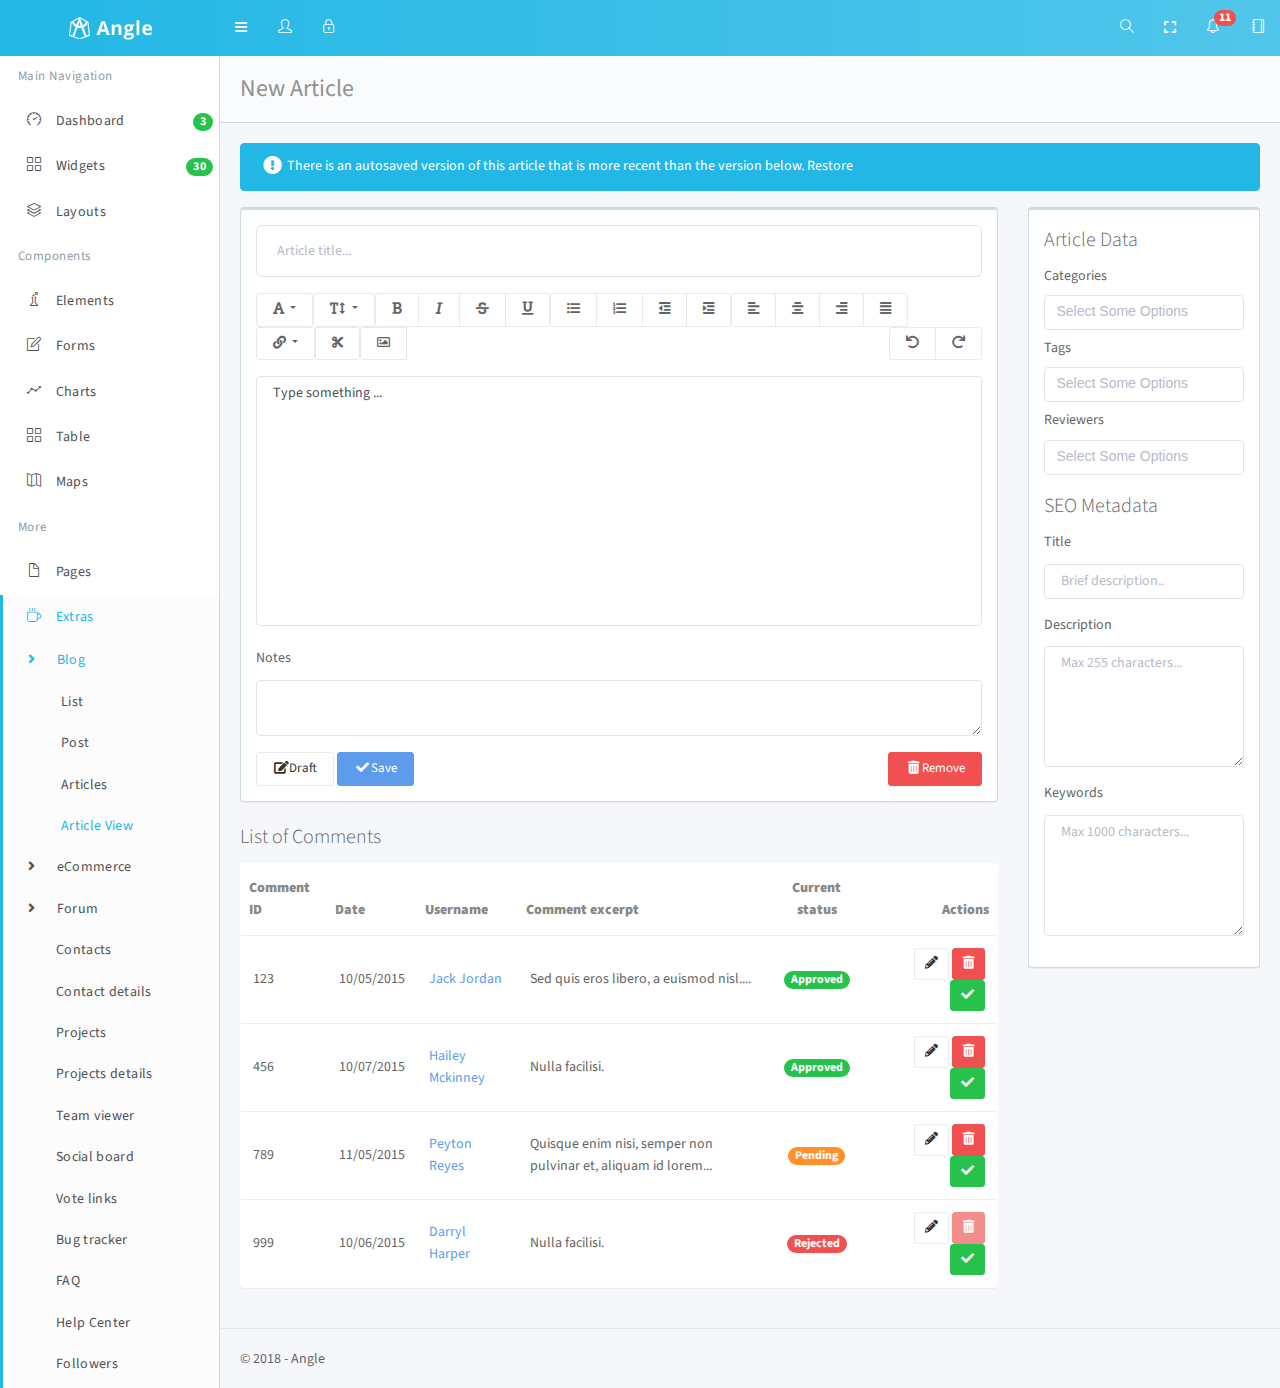
<file: app/blog-article-view.html>
<!DOCTYPE html>
<html lang="en">

<head>
   <meta charset="utf-8">
   <meta name="viewport" content="width=device-width, initial-scale=1, maximum-scale=1">
   <meta name="description" content="Bootstrap Admin App + jQuery">
   <meta name="keywords" content="app, responsive, jquery, bootstrap, dashboard, admin">
   <link rel="icon" type="image/x-icon" href="favicon.ico">
   <title>Angle - Bootstrap Admin Template</title>
   <!-- =============== VENDOR STYLES ===============-->
   <!-- FONT AWESOME-->
   <link rel="stylesheet" href="vendor/@fortawesome/fontawesome-free-webfonts/css/fa-brands.css">
   <link rel="stylesheet" href="vendor/@fortawesome/fontawesome-free-webfonts/css/fa-regular.css">
   <link rel="stylesheet" href="vendor/@fortawesome/fontawesome-free-webfonts/css/fa-solid.css">
   <link rel="stylesheet" href="vendor/@fortawesome/fontawesome-free-webfonts/css/fontawesome.css">
   <!-- SIMPLE LINE ICONS-->
   <link rel="stylesheet" href="vendor/simple-line-icons/css/simple-line-icons.css">
   <!-- ANIMATE.CSS-->
   <link rel="stylesheet" href="vendor/animate.css/animate.css">
   <!-- WHIRL (spinners)-->
   <link rel="stylesheet" href="vendor/whirl/dist/whirl.css">
   <!-- =============== PAGE VENDOR STYLES ===============-->
   <!-- CHOSEN-->
   <link rel="stylesheet" href="vendor/chosen-js/chosen.css">
   <!-- =============== BOOTSTRAP STYLES ===============-->
   <link rel="stylesheet" href="css/bootstrap.css" id="bscss">
   <!-- =============== APP STYLES ===============-->
   <link rel="stylesheet" href="css/app.css" id="maincss">
</head>

<body>
   <div class="wrapper">
      <!-- top navbar-->
      <header class="topnavbar-wrapper">
         <!-- START Top Navbar-->
         <nav class="navbar topnavbar">
            <!-- START navbar header-->
            <div class="navbar-header">
               <a class="navbar-brand" href="#/">
                  <div class="brand-logo">
                     <img class="img-fluid" src="img/logo.png" alt="App Logo">
                  </div>
                  <div class="brand-logo-collapsed">
                     <img class="img-fluid" src="img/logo-single.png" alt="App Logo">
                  </div>
               </a>
            </div>
            <!-- END navbar header-->
            <!-- START Left navbar-->
            <ul class="navbar-nav mr-auto flex-row">
               <li class="nav-item">
                  <!-- Button used to collapse the left sidebar. Only visible on tablet and desktops-->
                  <a class="nav-link d-none d-md-block d-lg-block d-xl-block" href="#" data-trigger-resize="" data-toggle-state="aside-collapsed">
                     <em class="fas fa-bars"></em>
                  </a>
                  <!-- Button to show/hide the sidebar on mobile. Visible on mobile only.-->
                  <a class="nav-link sidebar-toggle d-md-none" href="#" data-toggle-state="aside-toggled" data-no-persist="true">
                     <em class="fas fa-bars"></em>
                  </a>
               </li>
               <!-- START User avatar toggle-->
               <li class="nav-item d-none d-md-block">
                  <!-- Button used to collapse the left sidebar. Only visible on tablet and desktops-->
                  <a class="nav-link" id="user-block-toggle" href="#user-block" data-toggle="collapse">
                     <em class="icon-user"></em>
                  </a>
               </li>
               <!-- END User avatar toggle-->
               <!-- START lock screen-->
               <li class="nav-item d-none d-md-block">
                  <a class="nav-link" href="lock.html" title="Lock screen">
                     <em class="icon-lock"></em>
                  </a>
               </li>
               <!-- END lock screen-->
            </ul>
            <!-- END Left navbar-->
            <!-- START Right Navbar-->
            <ul class="navbar-nav flex-row">
               <!-- Search icon-->
               <li class="nav-item">
                  <a class="nav-link" href="#" data-search-open="">
                     <em class="icon-magnifier"></em>
                  </a>
               </li>
               <!-- Fullscreen (only desktops)-->
               <li class="nav-item d-none d-md-block">
                  <a class="nav-link" href="#" data-toggle-fullscreen="">
                     <em class="fas fa-expand"></em>
                  </a>
               </li>
               <!-- START Alert menu-->
               <li class="nav-item dropdown dropdown-list">
                  <a class="nav-link dropdown-toggle dropdown-toggle-nocaret" href="#" data-toggle="dropdown">
                     <em class="icon-bell"></em>
                     <span class="badge badge-danger">11</span>
                  </a>
                  <!-- START Dropdown menu-->
                  <div class="dropdown-menu dropdown-menu-right animated flipInX">
                     <div class="dropdown-item">
                        <!-- START list group-->
                        <div class="list-group">
                           <!-- list item-->
                           <div class="list-group-item list-group-item-action">
                              <div class="media">
                                 <div class="align-self-start mr-2">
                                    <em class="fab fa-twitter fa-2x text-info"></em>
                                 </div>
                                 <div class="media-body">
                                    <p class="m-0">New followers</p>
                                    <p class="m-0 text-muted text-sm">1 new follower</p>
                                 </div>
                              </div>
                           </div>
                           <!-- list item-->
                           <div class="list-group-item list-group-item-action">
                              <div class="media">
                                 <div class="align-self-start mr-2">
                                    <em class="fas fa-envelope fa-2x text-warning"></em>
                                 </div>
                                 <div class="media-body">
                                    <p class="m-0">New e-mails</p>
                                    <p class="m-0 text-muted text-sm">You have 10 new emails</p>
                                 </div>
                              </div>
                           </div>
                           <!-- list item-->
                           <div class="list-group-item list-group-item-action">
                              <div class="media">
                                 <div class="align-self-start mr-2">
                                    <em class="fas fa-tasks fa-2x text-success"></em>
                                 </div>
                                 <div class="media-body">
                                    <p class="m-0">Pending Tasks</p>
                                    <p class="m-0 text-muted text-sm">11 pending task</p>
                                 </div>
                              </div>
                           </div>
                           <!-- last list item-->
                           <div class="list-group-item list-group-item-action">
                              <span class="d-flex align-items-center">
                                 <span class="text-sm">More notifications</span>
                                 <span class="badge badge-danger ml-auto">14</span>
                              </span>
                           </div>
                        </div>
                        <!-- END list group-->
                     </div>
                  </div>
                  <!-- END Dropdown menu-->
               </li>
               <!-- END Alert menu-->
               <!-- START Offsidebar button-->
               <li class="nav-item">
                  <a class="nav-link" href="#" data-toggle-state="offsidebar-open" data-no-persist="true">
                     <em class="icon-notebook"></em>
                  </a>
               </li>
               <!-- END Offsidebar menu-->
            </ul>
            <!-- END Right Navbar-->
            <!-- START Search form-->
            <form class="navbar-form" role="search" action="search.html">
               <div class="form-group">
                  <input class="form-control" type="text" placeholder="Type and hit enter ...">
                  <div class="fas fa-times navbar-form-close" data-search-dismiss=""></div>
               </div>
               <button class="d-none" type="submit">Submit</button>
            </form>
            <!-- END Search form-->
         </nav>
         <!-- END Top Navbar-->
      </header>
      <!-- sidebar-->
      <aside class="aside-container">
         <!-- START Sidebar (left)-->
         <div class="aside-inner">
            <nav class="sidebar" data-sidebar-anyclick-close="">
               <!-- START sidebar nav-->
               <ul class="sidebar-nav">
                  <!-- START user info-->
                  <li class="has-user-block">
                     <div class="collapse" id="user-block">
                        <div class="item user-block">
                           <!-- User picture-->
                           <div class="user-block-picture">
                              <div class="user-block-status">
                                 <img class="img-thumbnail rounded-circle" src="img/user/02.jpg" alt="Avatar" width="60" height="60">
                                 <div class="circle bg-success circle-lg"></div>
                              </div>
                           </div>
                           <!-- Name and Job-->
                           <div class="user-block-info">
                              <span class="user-block-name">Hello, Mike</span>
                              <span class="user-block-role">Designer</span>
                           </div>
                        </div>
                     </div>
                  </li>
                  <!-- END user info-->
                  <!-- Iterates over all sidebar items-->
                  <li class="nav-heading ">
                     <span data-localize="sidebar.heading.HEADER">Main Navigation</span>
                  </li>
                  <li class=" ">
                     <a href="#dashboard" title="Dashboard" data-toggle="collapse">
                        <div class="float-right badge badge-success">3</div>
                        <em class="icon-speedometer"></em>
                        <span data-localize="sidebar.nav.DASHBOARD">Dashboard</span>
                     </a>
                     <ul class="sidebar-nav sidebar-subnav collapse" id="dashboard">
                        <li class="sidebar-subnav-header">Dashboard</li>
                        <li class=" ">
                           <a href="dashboard.html" title="Dashboard v1">
                              <span>Dashboard v1</span>
                           </a>
                        </li>
                        <li class=" ">
                           <a href="dashboard_v2.html" title="Dashboard v2">
                              <span>Dashboard v2</span>
                           </a>
                        </li>
                        <li class=" ">
                           <a href="dashboard_v3.html" title="Dashboard v3">
                              <span>Dashboard v3</span>
                           </a>
                        </li>
                     </ul>
                  </li>
                  <li class=" ">
                     <a href="widgets.html" title="Widgets">
                        <div class="float-right badge badge-success">30</div>
                        <em class="icon-grid"></em>
                        <span data-localize="sidebar.nav.WIDGETS">Widgets</span>
                     </a>
                  </li>
                  <li class=" ">
                     <a href="#layout" title="Layouts" data-toggle="collapse">
                        <em class="icon-layers"></em>
                        <span>Layouts</span>
                     </a>
                     <ul class="sidebar-nav sidebar-subnav collapse" id="layout">
                        <li class="sidebar-subnav-header">Layouts</li>
                        <li class=" ">
                           <a href="dashboard_h.html" title="Horizontal">
                              <span>Horizontal</span>
                           </a>
                        </li>
                     </ul>
                  </li>
                  <li class="nav-heading ">
                     <span data-localize="sidebar.heading.COMPONENTS">Components</span>
                  </li>
                  <li class=" ">
                     <a href="#elements" title="Elements" data-toggle="collapse">
                        <em class="icon-chemistry"></em>
                        <span data-localize="sidebar.nav.element.ELEMENTS">Elements</span>
                     </a>
                     <ul class="sidebar-nav sidebar-subnav collapse" id="elements">
                        <li class="sidebar-subnav-header">Elements</li>
                        <li class=" ">
                           <a href="buttons.html" title="Buttons">
                              <span data-localize="sidebar.nav.element.BUTTON">Buttons</span>
                           </a>
                        </li>
                        <li class=" ">
                           <a href="notifications.html" title="Notifications">
                              <span data-localize="sidebar.nav.element.NOTIFICATION">Notifications</span>
                           </a>
                        </li>
                        <li class=" ">
                           <a href="sweetalert.html" title="Sweet Alert">
                              <span>Sweet Alert</span>
                           </a>
                        </li>
                        <li class=" ">
                           <a href="carousel.html" title="Carousel">
                              <span data-localize="sidebar.nav.element.INTERACTION">Carousel</span>
                           </a>
                        </li>
                        <li class=" ">
                           <a href="spinners.html" title="Spinners">
                              <span data-localize="sidebar.nav.element.SPINNER">Spinners</span>
                           </a>
                        </li>
                        <li class=" ">
                           <a href="animations.html" title="Animations">
                              <span data-localize="sidebar.nav.element.ANIMATION">Animations</span>
                           </a>
                        </li>
                        <li class=" ">
                           <a href="dropdown-animations.html" title="Dropdown">
                              <span data-localize="sidebar.nav.element.DROPDOWN">Dropdown</span>
                           </a>
                        </li>
                        <li class=" ">
                           <a href="nestable.html" title="Nestable">
                              <span>Nestable</span>
                           </a>
                        </li>
                        <li class=" ">
                           <a href="sortable.html" title="Sortable">
                              <span>Sortable</span>
                           </a>
                        </li>
                        <li class=" ">
                           <a href="cards.html" title="Cards">
                              <span data-localize="sidebar.nav.element.CARDS">Cards</span>
                           </a>
                        </li>
                        <li class=" ">
                           <a href="portlets.html" title="Portlets">
                              <span data-localize="sidebar.nav.element.PORTLET">Portlets</span>
                           </a>
                        </li>
                        <li class=" ">
                           <a href="grid.html" title="Grid">
                              <span data-localize="sidebar.nav.element.GRID">Grid</span>
                           </a>
                        </li>
                        <li class=" ">
                           <a href="grid-masonry.html" title="Grid Masonry">
                              <span data-localize="sidebar.nav.element.GRID_MASONRY">Grid Masonry</span>
                           </a>
                        </li>
                        <li class=" ">
                           <a href="typo.html" title="Typography">
                              <span data-localize="sidebar.nav.element.TYPO">Typography</span>
                           </a>
                        </li>
                        <li class=" ">
                           <a href="icons-font.html" title="Font Icons">
                              <div class="float-right badge badge-success">+400</div>
                              <span data-localize="sidebar.nav.element.FONT_ICON">Font Icons</span>
                           </a>
                        </li>
                        <li class=" ">
                           <a href="icons-weather.html" title="Weather Icons">
                              <div class="float-right badge badge-success">+100</div>
                              <span data-localize="sidebar.nav.element.WEATHER_ICON">Weather Icons</span>
                           </a>
                        </li>
                        <li class=" ">
                           <a href="colors.html" title="Colors">
                              <span data-localize="sidebar.nav.element.COLOR">Colors</span>
                           </a>
                        </li>
                     </ul>
                  </li>
                  <li class=" ">
                     <a href="#forms" title="Forms" data-toggle="collapse">
                        <em class="icon-note"></em>
                        <span data-localize="sidebar.nav.form.FORM">Forms</span>
                     </a>
                     <ul class="sidebar-nav sidebar-subnav collapse" id="forms">
                        <li class="sidebar-subnav-header">Forms</li>
                        <li class=" ">
                           <a href="form-standard.html" title="Standard">
                              <span data-localize="sidebar.nav.form.STANDARD">Standard</span>
                           </a>
                        </li>
                        <li class=" ">
                           <a href="form-extended.html" title="Extended">
                              <span data-localize="sidebar.nav.form.EXTENDED">Extended</span>
                           </a>
                        </li>
                        <li class=" ">
                           <a href="form-validation.html" title="Validation">
                              <span data-localize="sidebar.nav.form.VALIDATION">Validation</span>
                           </a>
                        </li>
                        <li class=" ">
                           <a href="form-wizard.html" title="Wizard">
                              <span>Wizard</span>
                           </a>
                        </li>
                        <li class=" ">
                           <a href="form-upload.html" title="Upload">
                              <span>Upload</span>
                           </a>
                        </li>
                        <li class=" ">
                           <a href="form-xeditable.html" title="xEditable">
                              <span>xEditable</span>
                           </a>
                        </li>
                        <li class=" ">
                           <a href="form-imagecrop.html" title="Cropper">
                              <span>Cropper</span>
                           </a>
                        </li>
                     </ul>
                  </li>
                  <li class=" ">
                     <a href="#charts" title="Charts" data-toggle="collapse">
                        <em class="icon-graph"></em>
                        <span data-localize="sidebar.nav.chart.CHART">Charts</span>
                     </a>
                     <ul class="sidebar-nav sidebar-subnav collapse" id="charts">
                        <li class="sidebar-subnav-header">Charts</li>
                        <li class=" ">
                           <a href="chart-flot.html" title="Flot">
                              <span data-localize="sidebar.nav.chart.FLOT">Flot</span>
                           </a>
                        </li>
                        <li class=" ">
                           <a href="chart-radial.html" title="Radial">
                              <span data-localize="sidebar.nav.chart.RADIAL">Radial</span>
                           </a>
                        </li>
                        <li class=" ">
                           <a href="chart-js.html" title="Chart JS">
                              <span>Chart JS</span>
                           </a>
                        </li>
                        <li class=" ">
                           <a href="chart-rickshaw.html" title="Rickshaw">
                              <span>Rickshaw</span>
                           </a>
                        </li>
                        <li class=" ">
                           <a href="chart-morris.html" title="MorrisJS">
                              <span>MorrisJS</span>
                           </a>
                        </li>
                        <li class=" ">
                           <a href="chart-chartist.html" title="Chartist">
                              <span>Chartist</span>
                           </a>
                        </li>
                     </ul>
                  </li>
                  <li class=" ">
                     <a href="#tables" title="Tables" data-toggle="collapse">
                        <em class="icon-grid"></em>
                        <span data-localize="sidebar.nav.table.TABLE">Tables</span>
                     </a>
                     <ul class="sidebar-nav sidebar-subnav collapse" id="tables">
                        <li class="sidebar-subnav-header">Tables</li>
                        <li class=" ">
                           <a href="table-standard.html" title="Standard">
                              <span data-localize="sidebar.nav.table.STANDARD">Standard</span>
                           </a>
                        </li>
                        <li class=" ">
                           <a href="table-extended.html" title="Extended">
                              <span data-localize="sidebar.nav.table.EXTENDED">Extended</span>
                           </a>
                        </li>
                        <li class=" ">
                           <a href="table-datatable.html" title="DataTables">
                              <span data-localize="sidebar.nav.table.DATATABLE">DataTables</span>
                           </a>
                        </li>
                        <li class=" ">
                           <a href="table-bootgrid.html" title="BootGrid">
                              <span>BootGrid</span>
                           </a>
                        </li>
                     </ul>
                  </li>
                  <li class=" ">
                     <a href="#maps" title="Maps" data-toggle="collapse">
                        <em class="icon-map"></em>
                        <span data-localize="sidebar.nav.map.MAP">Maps</span>
                     </a>
                     <ul class="sidebar-nav sidebar-subnav collapse" id="maps">
                        <li class="sidebar-subnav-header">Maps</li>
                        <li class=" ">
                           <a href="maps-google.html" title="Google Maps">
                              <span data-localize="sidebar.nav.map.GOOGLE">Google Maps</span>
                           </a>
                        </li>
                        <li class=" ">
                           <a href="maps-vector.html" title="Vector Maps">
                              <span data-localize="sidebar.nav.map.VECTOR">Vector Maps</span>
                           </a>
                        </li>
                     </ul>
                  </li>
                  <li class="nav-heading ">
                     <span data-localize="sidebar.heading.MORE">More</span>
                  </li>
                  <li class=" ">
                     <a href="#pages" title="Pages" data-toggle="collapse">
                        <em class="icon-doc"></em>
                        <span data-localize="sidebar.nav.pages.PAGES">Pages</span>
                     </a>
                     <ul class="sidebar-nav sidebar-subnav collapse" id="pages">
                        <li class="sidebar-subnav-header">Pages</li>
                        <li class=" ">
                           <a href="login.html" title="Login">
                              <span data-localize="sidebar.nav.pages.LOGIN">Login</span>
                           </a>
                        </li>
                        <li class=" ">
                           <a href="register.html" title="Sign up">
                              <span data-localize="sidebar.nav.pages.REGISTER">Sign up</span>
                           </a>
                        </li>
                        <li class=" ">
                           <a href="recover.html" title="Recover Password">
                              <span data-localize="sidebar.nav.pages.RECOVER">Recover Password</span>
                           </a>
                        </li>
                        <li class=" ">
                           <a href="lock.html" title="Lock">
                              <span data-localize="sidebar.nav.pages.LOCK">Lock</span>
                           </a>
                        </li>
                        <li class=" ">
                           <a href="template.html" title="Starter Template">
                              <span data-localize="sidebar.nav.pages.STARTER">Starter Template</span>
                           </a>
                        </li>
                        <li class=" ">
                           <a href="404.html" title="404">
                              <span>404</span>
                           </a>
                        </li>
                        <li class=" ">
                           <a href="500.html" title="500">
                              <span>500</span>
                           </a>
                        </li>
                        <li class=" ">
                           <a href="maintenance.html" title="Maintenance">
                              <span>Maintenance</span>
                           </a>
                        </li>
                     </ul>
                  </li>
                  <li class=" ">
                     <a href="#extras" title="Extras" data-toggle="collapse">
                        <em class="icon-cup"></em>
                        <span data-localize="sidebar.nav.extra.EXTRA">Extras</span>
                     </a>
                     <ul class="sidebar-nav sidebar-subnav collapse" id="extras">
                        <li class="sidebar-subnav-header">Extras</li>
                        <li class=" ">
                           <a href="#blog" title="Blog" data-toggle="collapse">
                              <em class="fas fa-angle-right"></em>
                              <span>Blog</span>
                           </a>
                           <ul class="sidebar-nav sidebar-subnav collapse" id="blog">
                              <li class="sidebar-subnav-header">Blog</li>
                              <li class=" ">
                                 <a href="blog.html" title="List">
                                    <span>List</span>
                                 </a>
                              </li>
                              <li class=" ">
                                 <a href="blog-post.html" title="Post">
                                    <span>Post</span>
                                 </a>
                              </li>
                              <li class=" ">
                                 <a href="blog-articles.html" title="Articles">
                                    <span>Articles</span>
                                 </a>
                              </li>
                              <li class=" active">
                                 <a href="blog-article-view.html" title="Article View">
                                    <span>Article View</span>
                                 </a>
                              </li>
                           </ul>
                        </li>
                        <li class=" ">
                           <a href="#ecommerce" title="eCommerce" data-toggle="collapse">
                              <em class="fas fa-angle-right"></em>
                              <span>eCommerce</span>
                           </a>
                           <ul class="sidebar-nav sidebar-subnav collapse" id="ecommerce">
                              <li class="sidebar-subnav-header">eCommerce</li>
                              <li class=" ">
                                 <a href="ecommerce-orders.html" title="Orders">
                                    <div class="float-right badge badge-success">10</div>
                                    <span>Orders</span>
                                 </a>
                              </li>
                              <li class=" ">
                                 <a href="ecommerce-order-view.html" title="Order View">
                                    <span>Order View</span>
                                 </a>
                              </li>
                              <li class=" ">
                                 <a href="ecommerce-products.html" title="Products">
                                    <span>Products</span>
                                 </a>
                              </li>
                              <li class=" ">
                                 <a href="ecommerce-product-view.html" title="Product View">
                                    <span>Product View</span>
                                 </a>
                              </li>
                              <li class=" ">
                                 <a href="ecommerce-checkout.html" title="Checkout">
                                    <span>Checkout</span>
                                 </a>
                              </li>
                           </ul>
                        </li>
                        <li class=" ">
                           <a href="#forum" title="Forum" data-toggle="collapse">
                              <em class="fas fa-angle-right"></em>
                              <span>Forum</span>
                           </a>
                           <ul class="sidebar-nav sidebar-subnav collapse" id="forum">
                              <li class="sidebar-subnav-header">Forum</li>
                              <li class=" ">
                                 <a href="forum-categories.html" title="Categories">
                                    <span>Categories</span>
                                 </a>
                              </li>
                              <li class=" ">
                                 <a href="forum-topics.html" title="Topics">
                                    <span>Topics</span>
                                 </a>
                              </li>
                              <li class=" ">
                                 <a href="forum-discussion.html" title="Discussion">
                                    <span>Discussion</span>
                                 </a>
                              </li>
                           </ul>
                        </li>
                        <li class=" ">
                           <a href="contacts.html" title="Contacts">
                              <span>Contacts</span>
                           </a>
                        </li>
                        <li class=" ">
                           <a href="contact-details.html" title="Contact details">
                              <span>Contact details</span>
                           </a>
                        </li>
                        <li class=" ">
                           <a href="projects.html" title="Projects">
                              <span>Projects</span>
                           </a>
                        </li>
                        <li class=" ">
                           <a href="project-details.html" title="Projects details">
                              <span>Projects details</span>
                           </a>
                        </li>
                        <li class=" ">
                           <a href="team-viewer.html" title="Team viewer">
                              <span>Team viewer</span>
                           </a>
                        </li>
                        <li class=" ">
                           <a href="social-board.html" title="Social board">
                              <span>Social board</span>
                           </a>
                        </li>
                        <li class=" ">
                           <a href="vote-links.html" title="Vote links">
                              <span>Vote links</span>
                           </a>
                        </li>
                        <li class=" ">
                           <a href="bug-tracker.html" title="Bug tracker">
                              <span>Bug tracker</span>
                           </a>
                        </li>
                        <li class=" ">
                           <a href="faq.html" title="FAQ">
                              <span>FAQ</span>
                           </a>
                        </li>
                        <li class=" ">
                           <a href="help-center.html" title="Help Center">
                              <span>Help Center</span>
                           </a>
                        </li>
                        <li class=" ">
                           <a href="followers.html" title="Followers">
                              <span>Followers</span>
                           </a>
                        </li>
                        <li class=" ">
                           <a href="settings.html" title="Settings">
                              <span>Settings</span>
                           </a>
                        </li>
                        <li class=" ">
                           <a href="plans.html" title="Plans">
                              <span>Plans</span>
                           </a>
                        </li>
                        <li class=" ">
                           <a href="file-manager.html" title="File manager">
                              <span>File manager</span>
                           </a>
                        </li>
                        <li class=" ">
                           <a href="mailbox.html" title="Mailbox">
                              <span data-localize="sidebar.nav.extra.MAILBOX">Mailbox</span>
                           </a>
                        </li>
                        <li class=" ">
                           <a href="timeline.html" title="Timeline">
                              <span data-localize="sidebar.nav.extra.TIMELINE">Timeline</span>
                           </a>
                        </li>
                        <li class=" ">
                           <a href="calendar.html" title="Calendar">
                              <span data-localize="sidebar.nav.extra.CALENDAR">Calendar</span>
                           </a>
                        </li>
                        <li class=" ">
                           <a href="invoice.html" title="Invoice">
                              <span data-localize="sidebar.nav.extra.INVOICE">Invoice</span>
                           </a>
                        </li>
                        <li class=" ">
                           <a href="search.html" title="Search">
                              <span data-localize="sidebar.nav.extra.SEARCH">Search</span>
                           </a>
                        </li>
                        <li class=" ">
                           <a href="todo.html" title="Todo List">
                              <span data-localize="sidebar.nav.extra.TODO">Todo List</span>
                           </a>
                        </li>
                        <li class=" ">
                           <a href="profile.html" title="Profile">
                              <span data-localize="sidebar.nav.extra.PROFILE">Profile</span>
                           </a>
                        </li>
                     </ul>
                  </li>
                  <li class=" ">
                     <a href="#multilevel" title="Multilevel" data-toggle="collapse">
                        <em class="far fa-folder-open"></em>
                        <span>Multilevel</span>
                     </a>
                     <ul class="sidebar-nav sidebar-subnav collapse" id="multilevel">
                        <li class="sidebar-subnav-header">Multilevel</li>
                        <li class=" ">
                           <a href="#level1" title="Level 1" data-toggle="collapse">
                              <span>Level 1</span>
                           </a>
                           <ul class="sidebar-nav sidebar-subnav collapse" id="level1">
                              <li class="sidebar-subnav-header">Level 1</li>
                              <li class=" ">
                                 <a href="multilevel-1.html" title="Level1 Item">
                                    <span>Level1 Item</span>
                                 </a>
                              </li>
                              <li class=" ">
                                 <a href="#level2" title="Level 2" data-toggle="collapse">
                                    <span>Level 2</span>
                                 </a>
                                 <ul class="sidebar-nav sidebar-subnav collapse" id="level2">
                                    <li class="sidebar-subnav-header">Level 2</li>
                                    <li class=" ">
                                       <a href="#level3" title="Level 3" data-toggle="collapse">
                                          <span>Level 3</span>
                                       </a>
                                       <ul class="sidebar-nav sidebar-subnav collapse" id="level3">
                                          <li class="sidebar-subnav-header">Level 3</li>
                                          <li class=" ">
                                             <a href="multilevel-3.html" title="Level3 Item">
                                                <span>Level3 Item</span>
                                             </a>
                                          </li>
                                       </ul>
                                    </li>
                                 </ul>
                              </li>
                           </ul>
                        </li>
                     </ul>
                  </li>
               </ul>
               <!-- END sidebar nav-->
            </nav>
         </div>
         <!-- END Sidebar (left)-->
      </aside>
      <!-- offsidebar-->
      <aside class="offsidebar d-none">
         <!-- START Off Sidebar (right)-->
         <nav>
            <div role="tabpanel">
               <!-- Nav tabs-->
               <ul class="nav nav-tabs nav-justified" role="tablist">
                  <li class="nav-item" role="presentation">
                     <a class="nav-link active" href="#app-settings" aria-controls="app-settings" role="tab" data-toggle="tab">
                        <em class="icon-equalizer fa-lg"></em>
                     </a>
                  </li>
                  <li class="nav-item" role="presentation">
                     <a class="nav-link" href="#app-chat" aria-controls="app-chat" role="tab" data-toggle="tab">
                        <em class="icon-user fa-lg"></em>
                     </a>
                  </li>
               </ul>
               <!-- Tab panes-->
               <div class="tab-content">
                  <div class="tab-pane fade active show" id="app-settings" role="tabpanel">
                     <h3 class="text-center text-thin mt-4">Settings</h3>
                     <div class="p-2">
                        <h4 class="text-muted text-thin">Themes</h4>
                        <div class="row row-flush mb-2">
                           <div class="col mb-2">
                              <div class="setting-color">
                                 <label data-load-css="css/theme-a.css">
                                    <input type="radio" name="setting-theme" checked="checked">
                                    <span class="icon-check"></span>
                                    <span class="split">
                                       <span class="color bg-info"></span>
                                       <span class="color bg-info-light"></span>
                                    </span>
                                    <span class="color bg-white"></span>
                                 </label>
                              </div>
                           </div>
                           <div class="col mb-2">
                              <div class="setting-color">
                                 <label data-load-css="css/theme-b.css">
                                    <input type="radio" name="setting-theme">
                                    <span class="icon-check"></span>
                                    <span class="split">
                                       <span class="color bg-green"></span>
                                       <span class="color bg-green-light"></span>
                                    </span>
                                    <span class="color bg-white"></span>
                                 </label>
                              </div>
                           </div>
                           <div class="col mb-2">
                              <div class="setting-color">
                                 <label data-load-css="css/theme-c.css">
                                    <input type="radio" name="setting-theme">
                                    <span class="icon-check"></span>
                                    <span class="split">
                                       <span class="color bg-purple"></span>
                                       <span class="color bg-purple-light"></span>
                                    </span>
                                    <span class="color bg-white"></span>
                                 </label>
                              </div>
                           </div>
                           <div class="col mb-2">
                              <div class="setting-color">
                                 <label data-load-css="css/theme-d.css">
                                    <input type="radio" name="setting-theme">
                                    <span class="icon-check"></span>
                                    <span class="split">
                                       <span class="color bg-danger"></span>
                                       <span class="color bg-danger-light"></span>
                                    </span>
                                    <span class="color bg-white"></span>
                                 </label>
                              </div>
                           </div>
                        </div>
                        <div class="row row-flush mb-2">
                           <div class="col mb-2">
                              <div class="setting-color">
                                 <label data-load-css="css/theme-e.css">
                                    <input type="radio" name="setting-theme">
                                    <span class="icon-check"></span>
                                    <span class="split">
                                       <span class="color bg-info-dark"></span>
                                       <span class="color bg-info"></span>
                                    </span>
                                    <span class="color bg-gray-dark"></span>
                                 </label>
                              </div>
                           </div>
                           <div class="col mb-2">
                              <div class="setting-color">
                                 <label data-load-css="css/theme-f.css">
                                    <input type="radio" name="setting-theme">
                                    <span class="icon-check"></span>
                                    <span class="split">
                                       <span class="color bg-green-dark"></span>
                                       <span class="color bg-green"></span>
                                    </span>
                                    <span class="color bg-gray-dark"></span>
                                 </label>
                              </div>
                           </div>
                           <div class="col mb-2">
                              <div class="setting-color">
                                 <label data-load-css="css/theme-g.css">
                                    <input type="radio" name="setting-theme">
                                    <span class="icon-check"></span>
                                    <span class="split">
                                       <span class="color bg-purple-dark"></span>
                                       <span class="color bg-purple"></span>
                                    </span>
                                    <span class="color bg-gray-dark"></span>
                                 </label>
                              </div>
                           </div>
                           <div class="col mb-2">
                              <div class="setting-color">
                                 <label data-load-css="css/theme-h.css">
                                    <input type="radio" name="setting-theme">
                                    <span class="icon-check"></span>
                                    <span class="split">
                                       <span class="color bg-danger-dark"></span>
                                       <span class="color bg-danger"></span>
                                    </span>
                                    <span class="color bg-gray-dark"></span>
                                 </label>
                              </div>
                           </div>
                        </div>
                     </div>
                     <div class="p-2">
                        <h4 class="text-muted text-thin">Layout</h4>
                        <div class="clearfix">
                           <p class="float-left">Fixed</p>
                           <div class="float-right">
                              <label class="switch">
                                 <input id="chk-fixed" type="checkbox" data-toggle-state="layout-fixed">
                                 <span></span>
                              </label>
                           </div>
                        </div>
                        <div class="clearfix">
                           <p class="float-left">Boxed</p>
                           <div class="float-right">
                              <label class="switch">
                                 <input id="chk-boxed" type="checkbox" data-toggle-state="layout-boxed">
                                 <span></span>
                              </label>
                           </div>
                        </div>
                        <div class="clearfix">
                           <p class="float-left">RTL</p>
                           <div class="float-right">
                              <label class="switch">
                                 <input id="chk-rtl" type="checkbox">
                                 <span></span>
                              </label>
                           </div>
                        </div>
                     </div>
                     <div class="p-2">
                        <h4 class="text-muted text-thin">Aside</h4>
                        <div class="clearfix">
                           <p class="float-left">Collapsed</p>
                           <div class="float-right">
                              <label class="switch">
                                 <input id="chk-collapsed" type="checkbox" data-toggle-state="aside-collapsed">
                                 <span></span>
                              </label>
                           </div>
                        </div>
                        <div class="clearfix">
                           <p class="float-left">Collapsed Text</p>
                           <div class="float-right">
                              <label class="switch">
                                 <input id="chk-collapsed-text" type="checkbox" data-toggle-state="aside-collapsed-text">
                                 <span></span>
                              </label>
                           </div>
                        </div>
                        <div class="clearfix">
                           <p class="float-left">Float</p>
                           <div class="float-right">
                              <label class="switch">
                                 <input id="chk-float" type="checkbox" data-toggle-state="aside-float">
                                 <span></span>
                              </label>
                           </div>
                        </div>
                        <div class="clearfix">
                           <p class="float-left">Hover</p>
                           <div class="float-right">
                              <label class="switch">
                                 <input id="chk-hover" type="checkbox" data-toggle-state="aside-hover">
                                 <span></span>
                              </label>
                           </div>
                        </div>
                        <div class="clearfix">
                           <p class="float-left">Show Scrollbar</p>
                           <div class="float-right">
                              <label class="switch">
                                 <input id="chk-scroll" type="checkbox" data-toggle-state="show-scrollbar" data-target=".sidebar">
                                 <span></span>
                              </label>
                           </div>
                        </div>
                     </div>
                  </div>
                  <div class="tab-pane fade" id="app-chat" role="tabpanel">
                     <h3 class="text-center text-thin mt-4">Connections</h3>
                     <div class="list-group">
                        <!-- START list title-->
                        <div class="list-group-item border-0">
                           <small class="text-muted">ONLINE</small>
                        </div>
                        <!-- END list title-->
                        <div class="list-group-item list-group-item-action border-0">
                           <div class="media">
                              <img class="align-self-center mr-3 rounded-circle thumb48" src="img/user/05.jpg" alt="Image">
                              <div class="media-body text-truncate">
                                 <a href="#">
                                    <strong>Juan Sims</strong>
                                 </a>
                                 <br>
                                 <small class="text-muted">Designeer</small>
                              </div>
                              <div class="ml-auto">
                                 <span class="circle bg-success circle-lg"></span>
                              </div>
                           </div>
                        </div>
                        <div class="list-group-item list-group-item-action border-0">
                           <div class="media">
                              <img class="align-self-center mr-3 rounded-circle thumb48" src="img/user/06.jpg" alt="Image">
                              <div class="media-body text-truncate">
                                 <a href="#">
                                    <strong>Maureen Jenkins</strong>
                                 </a>
                                 <br>
                                 <small class="text-muted">Designeer</small>
                              </div>
                              <div class="ml-auto">
                                 <span class="circle bg-success circle-lg"></span>
                              </div>
                           </div>
                        </div>
                        <div class="list-group-item list-group-item-action border-0">
                           <div class="media">
                              <img class="align-self-center mr-3 rounded-circle thumb48" src="img/user/07.jpg" alt="Image">
                              <div class="media-body text-truncate">
                                 <a href="#">
                                    <strong>Billie Dunn</strong>
                                 </a>
                                 <br>
                                 <small class="text-muted">Designeer</small>
                              </div>
                              <div class="ml-auto">
                                 <span class="circle bg-danger circle-lg"></span>
                              </div>
                           </div>
                        </div>
                        <div class="list-group-item list-group-item-action border-0">
                           <div class="media">
                              <img class="align-self-center mr-3 rounded-circle thumb48" src="img/user/08.jpg" alt="Image">
                              <div class="media-body text-truncate">
                                 <a href="#">
                                    <strong>Tomothy Roberts</strong>
                                 </a>
                                 <br>
                                 <small class="text-muted">Designeer</small>
                              </div>
                              <div class="ml-auto">
                                 <span class="circle bg-warning circle-lg"></span>
                              </div>
                           </div>
                        </div>
                        <!-- START list title-->
                        <div class="list-group-item border-0">
                           <small class="text-muted">OFFLINE</small>
                        </div>
                        <!-- END list title-->
                        <div class="list-group-item list-group-item-action border-0">
                           <div class="media">
                              <img class="align-self-center mr-3 rounded-circle thumb48" src="img/user/09.jpg" alt="Image">
                              <div class="media-body text-truncate">
                                 <a href="#">
                                    <strong>Lawrence Robinson</strong>
                                 </a>
                                 <br>
                                 <small class="text-muted">Designeer</small>
                              </div>
                              <div class="ml-auto">
                                 <span class="circle bg-warning circle-lg"></span>
                              </div>
                           </div>
                        </div>
                        <div class="list-group-item list-group-item-action border-0">
                           <div class="media">
                              <img class="align-self-center mr-3 rounded-circle thumb48" src="img/user/10.jpg" alt="Image">
                              <div class="media-body text-truncate">
                                 <a href="#">
                                    <strong>Tyrone Owens</strong>
                                 </a>
                                 <br>
                                 <small class="text-muted">Designeer</small>
                              </div>
                              <div class="ml-auto">
                                 <span class="circle bg-warning circle-lg"></span>
                              </div>
                           </div>
                        </div>
                     </div>
                     <div class="px-3 py-4 text-center">
                        <!-- Optional link to list more users-->
                        <a class="btn btn-purple btn-sm" href="#" title="See more contacts">
                           <strong>Load more..</strong>
                        </a>
                     </div>
                     <!-- Extra items-->
                     <div class="px-3 py-2">
                        <p>
                           <small class="text-muted">Tasks completion</small>
                        </p>
                        <div class="progress progress-xs m-0">
                           <div class="progress-bar bg-success" role="progressbar" aria-valuenow="80" aria-valuemin="0" aria-valuemax="100" style="width: 80%">
                              <span class="sr-only">80% Complete</span>
                           </div>
                        </div>
                     </div>
                     <div class="px-3 py-2">
                        <p>
                           <small class="text-muted">Upload quota</small>
                        </p>
                        <div class="progress progress-xs m-0">
                           <div class="progress-bar bg-warning" role="progressbar" aria-valuenow="40" aria-valuemin="0" aria-valuemax="100" style="width: 40%">
                              <span class="sr-only">40% Complete</span>
                           </div>
                        </div>
                     </div>
                  </div>
               </div>
            </div>
         </nav>
         <!-- END Off Sidebar (right)-->
      </aside>
      <!-- Main section-->
      <section class="section-container">
         <!-- Page content-->
         <div class="content-wrapper">
            <div class="content-heading">New Article</div>
            <div class="alert alert-info">
               <em class="fa fa-exclamation-circle fa-lg fa-fw"></em>
               <span>There is an autosaved version of this article that is more recent than the version below.
                  <a class="text-white" href="#">Restore</a>
               </span>
            </div>
            <div class="row">
               <!-- Article Content-->
               <div class="col-xl-9">
                  <div class="card card-default">
                     <div class="card-body">
                        <form action="#">
                           <input class="mb-3 form-control form-control-lg" type="text" name="article-title" placeholder="Article title...">
                           <div class="btn-toolbar" data-role="editor-toolbar" data-target="#editor">
                              <div class="btn-group dropdown">
                                 <a class="btn btn-secondary dropdown-toggle" data-toggle="dropdown" title="Font">
                                    <em class="fa fa-font"></em>
                                 </a>
                                 <div class="dropdown-menu">
                                    <a class="dropdown-item" href="javacript:void" data-edit="fontName Arial" style="font-family:'Arial'">Arial</a>
                                    <a class="dropdown-item" href="javacript:void" data-edit="fontName Sans" style="font-family:'Sans'">Sans</a>
                                    <a class="dropdown-item" href="javacript:void" data-edit="fontName Serif" style="font-family:'Serif'">Serif</a>
                                 </div>
                              </div>
                              <div class="btn-group dropdown">
                                 <a class="btn btn-secondary dropdown-toggle" data-toggle="dropdown" title="Font Size">
                                    <em class="fa fa-text-height"></em>&nbsp;</a>
                                 <div class="dropdown-menu">
                                    <a class="dropdown-item" href="javacript:void" data-edit="fontSize 5" style="font-size:24px">Huge</a>
                                    <a class="dropdown-item" href="javacript:void" data-edit="fontSize 3" style="font-size:18px">Normal</a>
                                    <a class="dropdown-item" href="javacript:void" data-edit="fontSize 1" style="font-size:14px">Small</a>
                                 </div>
                              </div>
                              <div class="btn-group">
                                 <a class="btn btn-secondary" data-edit="bold" data-toggle="tooltip" title="Bold (Ctrl/Cmd+B)">
                                    <em class="fa fa-bold"></em>
                                 </a>
                                 <a class="btn btn-secondary" data-edit="italic" data-toggle="tooltip" title="Italic (Ctrl/Cmd+I)">
                                    <em class="fa fa-italic"></em>
                                 </a>
                                 <a class="btn btn-secondary" data-edit="strikethrough" data-toggle="tooltip" title="Strikethrough">
                                    <em class="fa fa-strikethrough"></em>
                                 </a>
                                 <a class="btn btn-secondary" data-edit="underline" data-toggle="tooltip" title="Underline (Ctrl/Cmd+U)">
                                    <em class="fa fa-underline"></em>
                                 </a>
                              </div>
                              <div class="btn-group">
                                 <a class="btn btn-secondary" data-edit="insertunorderedlist" data-toggle="tooltip" title="Bullet list">
                                    <em class="fa fa-list-ul"></em>
                                 </a>
                                 <a class="btn btn-secondary" data-edit="insertorderedlist" data-toggle="tooltip" title="Number list">
                                    <em class="fa fa-list-ol"></em>
                                 </a>
                                 <a class="btn btn-secondary" data-edit="outdent" data-toggle="tooltip" title="Reduce indent (Shift+Tab)">
                                    <em class="fas fa-outdent"></em>
                                 </a>
                                 <a class="btn btn-secondary" data-edit="indent" data-toggle="tooltip" title="Indent (Tab)">
                                    <em class="fa fa-indent"></em>
                                 </a>
                              </div>
                              <div class="btn-group">
                                 <a class="btn btn-secondary" data-edit="justifyleft" data-toggle="tooltip" title="Align Left (Ctrl/Cmd+L)">
                                    <em class="fa fa-align-left"></em>
                                 </a>
                                 <a class="btn btn-secondary" data-edit="justifycenter" data-toggle="tooltip" title="Center (Ctrl/Cmd+E)">
                                    <em class="fa fa-align-center"></em>
                                 </a>
                                 <a class="btn btn-secondary" data-edit="justifyright" data-toggle="tooltip" title="Align Right (Ctrl/Cmd+R)">
                                    <em class="fa fa-align-right"></em>
                                 </a>
                                 <a class="btn btn-secondary" data-edit="justifyfull" data-toggle="tooltip" title="Justify (Ctrl/Cmd+J)">
                                    <em class="fa fa-align-justify"></em>
                                 </a>
                              </div>
                              <div class="btn-group dropdown">
                                 <a class="btn btn-secondary dropdown-toggle" data-toggle="dropdown" title="Hyperlink">
                                    <em class="fa fa-link"></em>
                                 </a>
                                 <div class="dropdown-menu">
                                    <div class="input-group">
                                       <input class="form-control form-control-sm" id="LinkInput" placeholder="URL" type="text" data-edit="createLink">
                                       <div class="input-group-btn">
                                          <button class="btn btn-sm btn-secondary" type="button">Add</button>
                                       </div>
                                    </div>
                                 </div>
                                 <a class="btn btn-secondary" data-edit="unlink" data-toggle="tooltip" title="Remove Hyperlink">
                                    <em class="fa fa-cut"></em>
                                 </a>
                              </div>
                              <div class="btn-group">
                                 <a class="btn btn-secondary" id="pictureBtn" data-toggle="tooltip" title="Insert picture (or just drag &amp; drop)">
                                    <em class="far fa-image"></em>
                                 </a>
                                 <input type="file" data-edit="insertImage" style="position:absolute; opacity:0; width:41px; height:34px">
                              </div>
                              <div class="btn-group ml-auto">
                                 <a class="btn btn-secondary" data-edit="undo" data-toggle="tooltip" title="Undo (Ctrl/Cmd+Z)">
                                    <em class="fa fa-undo"></em>
                                 </a>
                                 <a class="btn btn-secondary" data-edit="redo" data-toggle="tooltip" title="Redo (Ctrl/Cmd+Y)">
                                    <em class="fas fa-redo"></em>
                                 </a>
                              </div>
                           </div>
                           <div class="form-control wysiwyg mt-3" style="overflow:scroll; height:250px;max-height:250px">Type something ...</div>
                           <br>
                           <p>Notes</p>
                           <textarea class="mb-3 form-control" cols="6"></textarea>
                           <div class="clearfix">
                              <div class="float-left">
                                 <button class="btn btn-secondary" type="button">
                                    <em class="fa fa-edit fa-fw"></em>Draft</button>
                                 <button class="btn btn-primary" type="button">
                                    <em class="fa fa-check fa-fw"></em>Save</button>
                              </div>
                              <div class="float-right">
                                 <button class="btn btn-danger" type="button">
                                    <em class="fas fa-trash-alt fa-fw"></em>Remove</button>
                              </div>
                           </div>
                        </form>
                     </div>
                  </div>
                  <p class="lead">List of Comments</p>
                  <div class="card">
                     <div class="table-responsive">
                        <table class="table table-hover">
                           <thead>
                              <tr>
                                 <th>
                                    <strong>Comment ID</strong>
                                 </th>
                                 <th>
                                    <strong>Date</strong>
                                 </th>
                                 <th>
                                    <strong>Username</strong>
                                 </th>
                                 <th>
                                    <strong>Comment excerpt</strong>
                                 </th>
                                 <th class="text-center">
                                    <strong>Current status</strong>
                                 </th>
                                 <th class="text-right" style="width:130px">
                                    <strong>Actions</strong>
                                 </th>
                              </tr>
                           </thead>
                           <tbody>
                              <tr>
                                 <td>123</td>
                                 <td>10/05/2015</td>
                                 <td>
                                    <a href="">Jack Jordan</a>
                                 </td>
                                 <td>Sed quis eros libero, a euismod nisl....</td>
                                 <td class="text-center">
                                    <span class="badge badge-success">Approved</span>
                                 </td>
                                 <td class="text-right">
                                    <button class="btn btn-sm btn-secondary" type="button">
                                       <em class="fas fa-pencil-alt"></em>
                                    </button>
                                    <button class="btn btn-sm btn-danger" type="button">
                                       <em class="fas fa-trash-alt"></em>
                                    </button>
                                    <button class="btn btn-sm btn-success" type="button">
                                       <em class="fa fa-check"></em>
                                    </button>
                                 </td>
                              </tr>
                              <tr>
                                 <td>456</td>
                                 <td>10/07/2015</td>
                                 <td>
                                    <a href="">Hailey Mckinney</a>
                                 </td>
                                 <td>Nulla facilisi.</td>
                                 <td class="text-center">
                                    <span class="badge badge-success">Approved</span>
                                 </td>
                                 <td class="text-right">
                                    <button class="btn btn-sm btn-secondary" type="button">
                                       <em class="fas fa-pencil-alt"></em>
                                    </button>
                                    <button class="btn btn-sm btn-danger" type="button">
                                       <em class="fas fa-trash-alt"></em>
                                    </button>
                                    <button class="btn btn-sm btn-success" type="button">
                                       <em class="fa fa-check"></em>
                                    </button>
                                 </td>
                              </tr>
                              <tr>
                                 <td>789</td>
                                 <td>11/05/2015</td>
                                 <td>
                                    <a href="">Peyton Reyes</a>
                                 </td>
                                 <td>Quisque enim nisi, semper non pulvinar et, aliquam id lorem...</td>
                                 <td class="text-center">
                                    <span class="badge badge-warning">Pending</span>
                                 </td>
                                 <td class="text-right">
                                    <button class="btn btn-sm btn-secondary" type="button">
                                       <em class="fas fa-pencil-alt"></em>
                                    </button>
                                    <button class="btn btn-sm btn-danger" type="button">
                                       <em class="fas fa-trash-alt"></em>
                                    </button>
                                    <button class="btn btn-sm btn-success" type="button">
                                       <em class="fa fa-check"></em>
                                    </button>
                                 </td>
                              </tr>
                              <tr>
                                 <td>999</td>
                                 <td>10/06/2015</td>
                                 <td>
                                    <a href="">Darryl Harper</a>
                                 </td>
                                 <td>Nulla facilisi.</td>
                                 <td class="text-center">
                                    <span class="badge badge-danger">Rejected</span>
                                 </td>
                                 <td class="text-right">
                                    <button class="btn btn-sm btn-secondary" type="button">
                                       <em class="fas fa-pencil-alt"></em>
                                    </button>
                                    <button class="btn btn-sm btn-danger" type="button" disabled="">
                                       <em class="fas fa-trash-alt"></em>
                                    </button>
                                    <button class="btn btn-sm btn-success" type="button">
                                       <em class="fa fa-check"></em>
                                    </button>
                                 </td>
                              </tr>
                           </tbody>
                        </table>
                     </div>
                  </div>
               </div>
               <!-- Article sidebar-->
               <div class="col-xl-3">
                  <div class="card card-default">
                     <div class="card-body">
                        <p class="lead">Article Data</p>
                        <p class="my-2">Categories</p>
                        <select class="chosen-select form-control" multiple>
                           <option>coding</option>
                           <option>less</option>
                           <option>sass</option>
                           <option>angularjs</option>
                           <option>node</option>
                           <option>expressJS</option>
                        </select>
                        <p class="my-2">Tags</p>
                        <select class="chosen-select form-control" multiple>
                           <option>JAVASCRIPT</option>
                           <option>WEB</option>
                           <option>BOOTSTRAP</option>
                           <option>SERVER</option>
                           <option>HTML5</option>
                           <option>CSS</option>
                        </select>
                        <p class="my-2">Reviewers</p>
                        <select class="chosen-select form-control" multiple>
                           <option>adam@email.com</option>
                           <option>amalie@email.com</option>
                           <option>wladimir@email.com</option>
                           <option>samantha@email.com</option>
                           <option>estefanía@email.com</option>
                           <option>natasha@email.com</option>
                           <option>nicole@email.com</option>
                           <option>adrian@email.com</option>
                        </select>
                        <p class="lead mt-3">SEO Metadata</p>
                        <div class="form-group">
                           <p>Title</p>
                           <input class="form-control" type="text" placeholder="Brief description..">
                        </div>
                        <div class="form-group">
                           <p>Description</p>
                           <textarea class="form-control" rows="5" placeholder="Max 255 characters..."></textarea>
                        </div>
                        <div class="form-group">
                           <p>Keywords</p>
                           <textarea class="form-control" rows="5" placeholder="Max 1000 characters..."></textarea>
                        </div>
                     </div>
                  </div>
               </div>
            </div>
         </div>
      </section>
      <!-- Page footer-->
      <footer class="footer-container">
         <span>&copy; 2018 - Angle</span>
      </footer>
   </div>
   <!-- =============== VENDOR SCRIPTS ===============-->
   <!-- MODERNIZR-->
   <script src="vendor/modernizr/modernizr.custom.js"></script>
   <!-- JQUERY-->
   <script src="vendor/jquery/dist/jquery.js"></script>
   <!-- BOOTSTRAP-->
   <script src="vendor/popper.js/dist/umd/popper.js"></script>
   <script src="vendor/bootstrap/dist/js/bootstrap.js"></script>
   <!-- STORAGE API-->
   <script src="vendor/js-storage/js.storage.js"></script>
   <!-- JQUERY EASING-->
   <script src="vendor/jquery.easing/jquery.easing.js"></script>
   <!-- ANIMO-->
   <script src="vendor/animo/animo.js"></script>
   <!-- SCREENFULL-->
   <script src="vendor/screenfull/dist/screenfull.js"></script>
   <!-- LOCALIZE-->
   <script src="vendor/jquery-localize/dist/jquery.localize.js"></script>
   <!-- =============== PAGE VENDOR SCRIPTS ===============-->
   <!-- CHOSEN-->
   <script src="vendor/chosen-js/chosen.jquery.js"></script>
   <!-- WYSIWYG-->
   <script src="vendor/bootstrap-wysiwyg/js/bootstrap-wysiwyg.min.js"></script>
   <!-- Demo-->
   <script>
      $('.chosen-select').chosen();
      $('.wysiwyg').wysiwyg();
   </script>
   <!-- =============== APP SCRIPTS ===============-->
   <script src="js/app.js"></script>
</body>

</html>
</file>
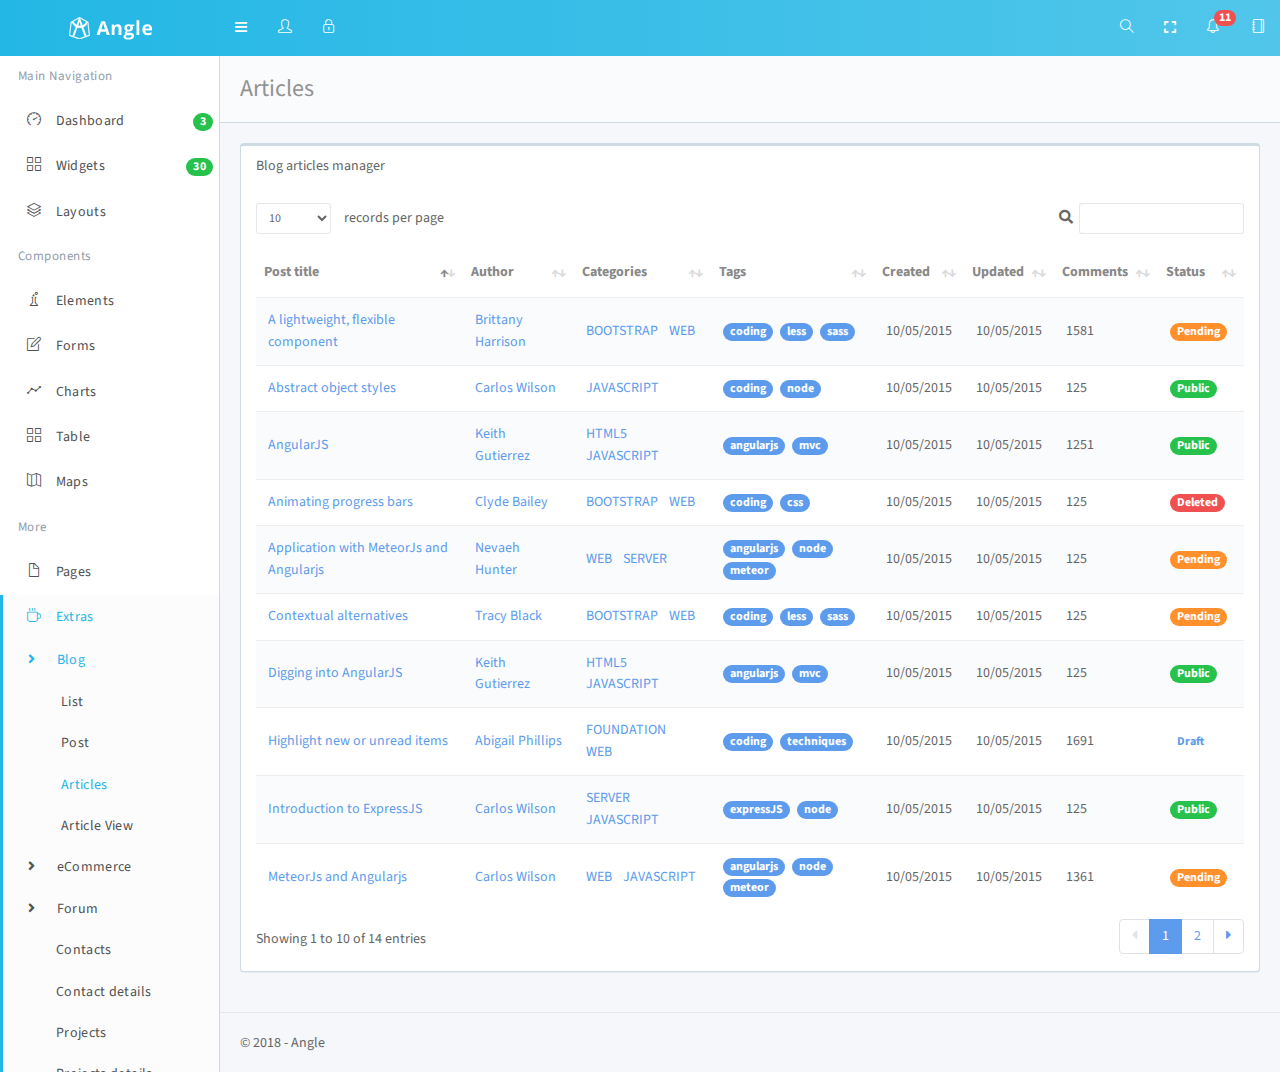
<file: app/blog-articles.html>
<!DOCTYPE html>
<html lang="en">

<head>
   <meta charset="utf-8">
   <meta name="viewport" content="width=device-width, initial-scale=1, maximum-scale=1">
   <meta name="description" content="Bootstrap Admin App + jQuery">
   <meta name="keywords" content="app, responsive, jquery, bootstrap, dashboard, admin">
   <link rel="icon" type="image/x-icon" href="favicon.ico">
   <title>Angle - Bootstrap Admin Template</title>
   <!-- =============== VENDOR STYLES ===============-->
   <!-- FONT AWESOME-->
   <link rel="stylesheet" href="vendor/@fortawesome/fontawesome-free-webfonts/css/fa-brands.css">
   <link rel="stylesheet" href="vendor/@fortawesome/fontawesome-free-webfonts/css/fa-regular.css">
   <link rel="stylesheet" href="vendor/@fortawesome/fontawesome-free-webfonts/css/fa-solid.css">
   <link rel="stylesheet" href="vendor/@fortawesome/fontawesome-free-webfonts/css/fontawesome.css">
   <!-- SIMPLE LINE ICONS-->
   <link rel="stylesheet" href="vendor/simple-line-icons/css/simple-line-icons.css">
   <!-- ANIMATE.CSS-->
   <link rel="stylesheet" href="vendor/animate.css/animate.css">
   <!-- WHIRL (spinners)-->
   <link rel="stylesheet" href="vendor/whirl/dist/whirl.css">
   <!-- =============== PAGE VENDOR STYLES ===============-->
   <!-- Datatables-->
   <link rel="stylesheet" href="vendor/datatables.net-bs4/css/dataTables.bootstrap4.css">
   <link rel="stylesheet" href="vendor/datatables.net-keytable-bs/css/keyTable.bootstrap.css">
   <link rel="stylesheet" href="vendor/datatables.net-responsive-bs/css/responsive.bootstrap.css">
   <!-- =============== BOOTSTRAP STYLES ===============-->
   <link rel="stylesheet" href="css/bootstrap.css" id="bscss">
   <!-- =============== APP STYLES ===============-->
   <link rel="stylesheet" href="css/app.css" id="maincss">
</head>

<body>
   <div class="wrapper">
      <!-- top navbar-->
      <header class="topnavbar-wrapper">
         <!-- START Top Navbar-->
         <nav class="navbar topnavbar">
            <!-- START navbar header-->
            <div class="navbar-header">
               <a class="navbar-brand" href="#/">
                  <div class="brand-logo">
                     <img class="img-fluid" src="img/logo.png" alt="App Logo">
                  </div>
                  <div class="brand-logo-collapsed">
                     <img class="img-fluid" src="img/logo-single.png" alt="App Logo">
                  </div>
               </a>
            </div>
            <!-- END navbar header-->
            <!-- START Left navbar-->
            <ul class="navbar-nav mr-auto flex-row">
               <li class="nav-item">
                  <!-- Button used to collapse the left sidebar. Only visible on tablet and desktops-->
                  <a class="nav-link d-none d-md-block d-lg-block d-xl-block" href="#" data-trigger-resize="" data-toggle-state="aside-collapsed">
                     <em class="fas fa-bars"></em>
                  </a>
                  <!-- Button to show/hide the sidebar on mobile. Visible on mobile only.-->
                  <a class="nav-link sidebar-toggle d-md-none" href="#" data-toggle-state="aside-toggled" data-no-persist="true">
                     <em class="fas fa-bars"></em>
                  </a>
               </li>
               <!-- START User avatar toggle-->
               <li class="nav-item d-none d-md-block">
                  <!-- Button used to collapse the left sidebar. Only visible on tablet and desktops-->
                  <a class="nav-link" id="user-block-toggle" href="#user-block" data-toggle="collapse">
                     <em class="icon-user"></em>
                  </a>
               </li>
               <!-- END User avatar toggle-->
               <!-- START lock screen-->
               <li class="nav-item d-none d-md-block">
                  <a class="nav-link" href="lock.html" title="Lock screen">
                     <em class="icon-lock"></em>
                  </a>
               </li>
               <!-- END lock screen-->
            </ul>
            <!-- END Left navbar-->
            <!-- START Right Navbar-->
            <ul class="navbar-nav flex-row">
               <!-- Search icon-->
               <li class="nav-item">
                  <a class="nav-link" href="#" data-search-open="">
                     <em class="icon-magnifier"></em>
                  </a>
               </li>
               <!-- Fullscreen (only desktops)-->
               <li class="nav-item d-none d-md-block">
                  <a class="nav-link" href="#" data-toggle-fullscreen="">
                     <em class="fas fa-expand"></em>
                  </a>
               </li>
               <!-- START Alert menu-->
               <li class="nav-item dropdown dropdown-list">
                  <a class="nav-link dropdown-toggle dropdown-toggle-nocaret" href="#" data-toggle="dropdown">
                     <em class="icon-bell"></em>
                     <span class="badge badge-danger">11</span>
                  </a>
                  <!-- START Dropdown menu-->
                  <div class="dropdown-menu dropdown-menu-right animated flipInX">
                     <div class="dropdown-item">
                        <!-- START list group-->
                        <div class="list-group">
                           <!-- list item-->
                           <div class="list-group-item list-group-item-action">
                              <div class="media">
                                 <div class="align-self-start mr-2">
                                    <em class="fab fa-twitter fa-2x text-info"></em>
                                 </div>
                                 <div class="media-body">
                                    <p class="m-0">New followers</p>
                                    <p class="m-0 text-muted text-sm">1 new follower</p>
                                 </div>
                              </div>
                           </div>
                           <!-- list item-->
                           <div class="list-group-item list-group-item-action">
                              <div class="media">
                                 <div class="align-self-start mr-2">
                                    <em class="fas fa-envelope fa-2x text-warning"></em>
                                 </div>
                                 <div class="media-body">
                                    <p class="m-0">New e-mails</p>
                                    <p class="m-0 text-muted text-sm">You have 10 new emails</p>
                                 </div>
                              </div>
                           </div>
                           <!-- list item-->
                           <div class="list-group-item list-group-item-action">
                              <div class="media">
                                 <div class="align-self-start mr-2">
                                    <em class="fas fa-tasks fa-2x text-success"></em>
                                 </div>
                                 <div class="media-body">
                                    <p class="m-0">Pending Tasks</p>
                                    <p class="m-0 text-muted text-sm">11 pending task</p>
                                 </div>
                              </div>
                           </div>
                           <!-- last list item-->
                           <div class="list-group-item list-group-item-action">
                              <span class="d-flex align-items-center">
                                 <span class="text-sm">More notifications</span>
                                 <span class="badge badge-danger ml-auto">14</span>
                              </span>
                           </div>
                        </div>
                        <!-- END list group-->
                     </div>
                  </div>
                  <!-- END Dropdown menu-->
               </li>
               <!-- END Alert menu-->
               <!-- START Offsidebar button-->
               <li class="nav-item">
                  <a class="nav-link" href="#" data-toggle-state="offsidebar-open" data-no-persist="true">
                     <em class="icon-notebook"></em>
                  </a>
               </li>
               <!-- END Offsidebar menu-->
            </ul>
            <!-- END Right Navbar-->
            <!-- START Search form-->
            <form class="navbar-form" role="search" action="search.html">
               <div class="form-group">
                  <input class="form-control" type="text" placeholder="Type and hit enter ...">
                  <div class="fas fa-times navbar-form-close" data-search-dismiss=""></div>
               </div>
               <button class="d-none" type="submit">Submit</button>
            </form>
            <!-- END Search form-->
         </nav>
         <!-- END Top Navbar-->
      </header>
      <!-- sidebar-->
      <aside class="aside-container">
         <!-- START Sidebar (left)-->
         <div class="aside-inner">
            <nav class="sidebar" data-sidebar-anyclick-close="">
               <!-- START sidebar nav-->
               <ul class="sidebar-nav">
                  <!-- START user info-->
                  <li class="has-user-block">
                     <div class="collapse" id="user-block">
                        <div class="item user-block">
                           <!-- User picture-->
                           <div class="user-block-picture">
                              <div class="user-block-status">
                                 <img class="img-thumbnail rounded-circle" src="img/user/02.jpg" alt="Avatar" width="60" height="60">
                                 <div class="circle bg-success circle-lg"></div>
                              </div>
                           </div>
                           <!-- Name and Job-->
                           <div class="user-block-info">
                              <span class="user-block-name">Hello, Mike</span>
                              <span class="user-block-role">Designer</span>
                           </div>
                        </div>
                     </div>
                  </li>
                  <!-- END user info-->
                  <!-- Iterates over all sidebar items-->
                  <li class="nav-heading ">
                     <span data-localize="sidebar.heading.HEADER">Main Navigation</span>
                  </li>
                  <li class=" ">
                     <a href="#dashboard" title="Dashboard" data-toggle="collapse">
                        <div class="float-right badge badge-success">3</div>
                        <em class="icon-speedometer"></em>
                        <span data-localize="sidebar.nav.DASHBOARD">Dashboard</span>
                     </a>
                     <ul class="sidebar-nav sidebar-subnav collapse" id="dashboard">
                        <li class="sidebar-subnav-header">Dashboard</li>
                        <li class=" ">
                           <a href="dashboard.html" title="Dashboard v1">
                              <span>Dashboard v1</span>
                           </a>
                        </li>
                        <li class=" ">
                           <a href="dashboard_v2.html" title="Dashboard v2">
                              <span>Dashboard v2</span>
                           </a>
                        </li>
                        <li class=" ">
                           <a href="dashboard_v3.html" title="Dashboard v3">
                              <span>Dashboard v3</span>
                           </a>
                        </li>
                     </ul>
                  </li>
                  <li class=" ">
                     <a href="widgets.html" title="Widgets">
                        <div class="float-right badge badge-success">30</div>
                        <em class="icon-grid"></em>
                        <span data-localize="sidebar.nav.WIDGETS">Widgets</span>
                     </a>
                  </li>
                  <li class=" ">
                     <a href="#layout" title="Layouts" data-toggle="collapse">
                        <em class="icon-layers"></em>
                        <span>Layouts</span>
                     </a>
                     <ul class="sidebar-nav sidebar-subnav collapse" id="layout">
                        <li class="sidebar-subnav-header">Layouts</li>
                        <li class=" ">
                           <a href="dashboard_h.html" title="Horizontal">
                              <span>Horizontal</span>
                           </a>
                        </li>
                     </ul>
                  </li>
                  <li class="nav-heading ">
                     <span data-localize="sidebar.heading.COMPONENTS">Components</span>
                  </li>
                  <li class=" ">
                     <a href="#elements" title="Elements" data-toggle="collapse">
                        <em class="icon-chemistry"></em>
                        <span data-localize="sidebar.nav.element.ELEMENTS">Elements</span>
                     </a>
                     <ul class="sidebar-nav sidebar-subnav collapse" id="elements">
                        <li class="sidebar-subnav-header">Elements</li>
                        <li class=" ">
                           <a href="buttons.html" title="Buttons">
                              <span data-localize="sidebar.nav.element.BUTTON">Buttons</span>
                           </a>
                        </li>
                        <li class=" ">
                           <a href="notifications.html" title="Notifications">
                              <span data-localize="sidebar.nav.element.NOTIFICATION">Notifications</span>
                           </a>
                        </li>
                        <li class=" ">
                           <a href="sweetalert.html" title="Sweet Alert">
                              <span>Sweet Alert</span>
                           </a>
                        </li>
                        <li class=" ">
                           <a href="carousel.html" title="Carousel">
                              <span data-localize="sidebar.nav.element.INTERACTION">Carousel</span>
                           </a>
                        </li>
                        <li class=" ">
                           <a href="spinners.html" title="Spinners">
                              <span data-localize="sidebar.nav.element.SPINNER">Spinners</span>
                           </a>
                        </li>
                        <li class=" ">
                           <a href="animations.html" title="Animations">
                              <span data-localize="sidebar.nav.element.ANIMATION">Animations</span>
                           </a>
                        </li>
                        <li class=" ">
                           <a href="dropdown-animations.html" title="Dropdown">
                              <span data-localize="sidebar.nav.element.DROPDOWN">Dropdown</span>
                           </a>
                        </li>
                        <li class=" ">
                           <a href="nestable.html" title="Nestable">
                              <span>Nestable</span>
                           </a>
                        </li>
                        <li class=" ">
                           <a href="sortable.html" title="Sortable">
                              <span>Sortable</span>
                           </a>
                        </li>
                        <li class=" ">
                           <a href="cards.html" title="Cards">
                              <span data-localize="sidebar.nav.element.CARDS">Cards</span>
                           </a>
                        </li>
                        <li class=" ">
                           <a href="portlets.html" title="Portlets">
                              <span data-localize="sidebar.nav.element.PORTLET">Portlets</span>
                           </a>
                        </li>
                        <li class=" ">
                           <a href="grid.html" title="Grid">
                              <span data-localize="sidebar.nav.element.GRID">Grid</span>
                           </a>
                        </li>
                        <li class=" ">
                           <a href="grid-masonry.html" title="Grid Masonry">
                              <span data-localize="sidebar.nav.element.GRID_MASONRY">Grid Masonry</span>
                           </a>
                        </li>
                        <li class=" ">
                           <a href="typo.html" title="Typography">
                              <span data-localize="sidebar.nav.element.TYPO">Typography</span>
                           </a>
                        </li>
                        <li class=" ">
                           <a href="icons-font.html" title="Font Icons">
                              <div class="float-right badge badge-success">+400</div>
                              <span data-localize="sidebar.nav.element.FONT_ICON">Font Icons</span>
                           </a>
                        </li>
                        <li class=" ">
                           <a href="icons-weather.html" title="Weather Icons">
                              <div class="float-right badge badge-success">+100</div>
                              <span data-localize="sidebar.nav.element.WEATHER_ICON">Weather Icons</span>
                           </a>
                        </li>
                        <li class=" ">
                           <a href="colors.html" title="Colors">
                              <span data-localize="sidebar.nav.element.COLOR">Colors</span>
                           </a>
                        </li>
                     </ul>
                  </li>
                  <li class=" ">
                     <a href="#forms" title="Forms" data-toggle="collapse">
                        <em class="icon-note"></em>
                        <span data-localize="sidebar.nav.form.FORM">Forms</span>
                     </a>
                     <ul class="sidebar-nav sidebar-subnav collapse" id="forms">
                        <li class="sidebar-subnav-header">Forms</li>
                        <li class=" ">
                           <a href="form-standard.html" title="Standard">
                              <span data-localize="sidebar.nav.form.STANDARD">Standard</span>
                           </a>
                        </li>
                        <li class=" ">
                           <a href="form-extended.html" title="Extended">
                              <span data-localize="sidebar.nav.form.EXTENDED">Extended</span>
                           </a>
                        </li>
                        <li class=" ">
                           <a href="form-validation.html" title="Validation">
                              <span data-localize="sidebar.nav.form.VALIDATION">Validation</span>
                           </a>
                        </li>
                        <li class=" ">
                           <a href="form-wizard.html" title="Wizard">
                              <span>Wizard</span>
                           </a>
                        </li>
                        <li class=" ">
                           <a href="form-upload.html" title="Upload">
                              <span>Upload</span>
                           </a>
                        </li>
                        <li class=" ">
                           <a href="form-xeditable.html" title="xEditable">
                              <span>xEditable</span>
                           </a>
                        </li>
                        <li class=" ">
                           <a href="form-imagecrop.html" title="Cropper">
                              <span>Cropper</span>
                           </a>
                        </li>
                     </ul>
                  </li>
                  <li class=" ">
                     <a href="#charts" title="Charts" data-toggle="collapse">
                        <em class="icon-graph"></em>
                        <span data-localize="sidebar.nav.chart.CHART">Charts</span>
                     </a>
                     <ul class="sidebar-nav sidebar-subnav collapse" id="charts">
                        <li class="sidebar-subnav-header">Charts</li>
                        <li class=" ">
                           <a href="chart-flot.html" title="Flot">
                              <span data-localize="sidebar.nav.chart.FLOT">Flot</span>
                           </a>
                        </li>
                        <li class=" ">
                           <a href="chart-radial.html" title="Radial">
                              <span data-localize="sidebar.nav.chart.RADIAL">Radial</span>
                           </a>
                        </li>
                        <li class=" ">
                           <a href="chart-js.html" title="Chart JS">
                              <span>Chart JS</span>
                           </a>
                        </li>
                        <li class=" ">
                           <a href="chart-rickshaw.html" title="Rickshaw">
                              <span>Rickshaw</span>
                           </a>
                        </li>
                        <li class=" ">
                           <a href="chart-morris.html" title="MorrisJS">
                              <span>MorrisJS</span>
                           </a>
                        </li>
                        <li class=" ">
                           <a href="chart-chartist.html" title="Chartist">
                              <span>Chartist</span>
                           </a>
                        </li>
                     </ul>
                  </li>
                  <li class=" ">
                     <a href="#tables" title="Tables" data-toggle="collapse">
                        <em class="icon-grid"></em>
                        <span data-localize="sidebar.nav.table.TABLE">Tables</span>
                     </a>
                     <ul class="sidebar-nav sidebar-subnav collapse" id="tables">
                        <li class="sidebar-subnav-header">Tables</li>
                        <li class=" ">
                           <a href="table-standard.html" title="Standard">
                              <span data-localize="sidebar.nav.table.STANDARD">Standard</span>
                           </a>
                        </li>
                        <li class=" ">
                           <a href="table-extended.html" title="Extended">
                              <span data-localize="sidebar.nav.table.EXTENDED">Extended</span>
                           </a>
                        </li>
                        <li class=" ">
                           <a href="table-datatable.html" title="DataTables">
                              <span data-localize="sidebar.nav.table.DATATABLE">DataTables</span>
                           </a>
                        </li>
                        <li class=" ">
                           <a href="table-bootgrid.html" title="BootGrid">
                              <span>BootGrid</span>
                           </a>
                        </li>
                     </ul>
                  </li>
                  <li class=" ">
                     <a href="#maps" title="Maps" data-toggle="collapse">
                        <em class="icon-map"></em>
                        <span data-localize="sidebar.nav.map.MAP">Maps</span>
                     </a>
                     <ul class="sidebar-nav sidebar-subnav collapse" id="maps">
                        <li class="sidebar-subnav-header">Maps</li>
                        <li class=" ">
                           <a href="maps-google.html" title="Google Maps">
                              <span data-localize="sidebar.nav.map.GOOGLE">Google Maps</span>
                           </a>
                        </li>
                        <li class=" ">
                           <a href="maps-vector.html" title="Vector Maps">
                              <span data-localize="sidebar.nav.map.VECTOR">Vector Maps</span>
                           </a>
                        </li>
                     </ul>
                  </li>
                  <li class="nav-heading ">
                     <span data-localize="sidebar.heading.MORE">More</span>
                  </li>
                  <li class=" ">
                     <a href="#pages" title="Pages" data-toggle="collapse">
                        <em class="icon-doc"></em>
                        <span data-localize="sidebar.nav.pages.PAGES">Pages</span>
                     </a>
                     <ul class="sidebar-nav sidebar-subnav collapse" id="pages">
                        <li class="sidebar-subnav-header">Pages</li>
                        <li class=" ">
                           <a href="login.html" title="Login">
                              <span data-localize="sidebar.nav.pages.LOGIN">Login</span>
                           </a>
                        </li>
                        <li class=" ">
                           <a href="register.html" title="Sign up">
                              <span data-localize="sidebar.nav.pages.REGISTER">Sign up</span>
                           </a>
                        </li>
                        <li class=" ">
                           <a href="recover.html" title="Recover Password">
                              <span data-localize="sidebar.nav.pages.RECOVER">Recover Password</span>
                           </a>
                        </li>
                        <li class=" ">
                           <a href="lock.html" title="Lock">
                              <span data-localize="sidebar.nav.pages.LOCK">Lock</span>
                           </a>
                        </li>
                        <li class=" ">
                           <a href="template.html" title="Starter Template">
                              <span data-localize="sidebar.nav.pages.STARTER">Starter Template</span>
                           </a>
                        </li>
                        <li class=" ">
                           <a href="404.html" title="404">
                              <span>404</span>
                           </a>
                        </li>
                        <li class=" ">
                           <a href="500.html" title="500">
                              <span>500</span>
                           </a>
                        </li>
                        <li class=" ">
                           <a href="maintenance.html" title="Maintenance">
                              <span>Maintenance</span>
                           </a>
                        </li>
                     </ul>
                  </li>
                  <li class=" ">
                     <a href="#extras" title="Extras" data-toggle="collapse">
                        <em class="icon-cup"></em>
                        <span data-localize="sidebar.nav.extra.EXTRA">Extras</span>
                     </a>
                     <ul class="sidebar-nav sidebar-subnav collapse" id="extras">
                        <li class="sidebar-subnav-header">Extras</li>
                        <li class=" ">
                           <a href="#blog" title="Blog" data-toggle="collapse">
                              <em class="fas fa-angle-right"></em>
                              <span>Blog</span>
                           </a>
                           <ul class="sidebar-nav sidebar-subnav collapse" id="blog">
                              <li class="sidebar-subnav-header">Blog</li>
                              <li class=" ">
                                 <a href="blog.html" title="List">
                                    <span>List</span>
                                 </a>
                              </li>
                              <li class=" ">
                                 <a href="blog-post.html" title="Post">
                                    <span>Post</span>
                                 </a>
                              </li>
                              <li class=" active">
                                 <a href="blog-articles.html" title="Articles">
                                    <span>Articles</span>
                                 </a>
                              </li>
                              <li class=" ">
                                 <a href="blog-article-view.html" title="Article View">
                                    <span>Article View</span>
                                 </a>
                              </li>
                           </ul>
                        </li>
                        <li class=" ">
                           <a href="#ecommerce" title="eCommerce" data-toggle="collapse">
                              <em class="fas fa-angle-right"></em>
                              <span>eCommerce</span>
                           </a>
                           <ul class="sidebar-nav sidebar-subnav collapse" id="ecommerce">
                              <li class="sidebar-subnav-header">eCommerce</li>
                              <li class=" ">
                                 <a href="ecommerce-orders.html" title="Orders">
                                    <div class="float-right badge badge-success">10</div>
                                    <span>Orders</span>
                                 </a>
                              </li>
                              <li class=" ">
                                 <a href="ecommerce-order-view.html" title="Order View">
                                    <span>Order View</span>
                                 </a>
                              </li>
                              <li class=" ">
                                 <a href="ecommerce-products.html" title="Products">
                                    <span>Products</span>
                                 </a>
                              </li>
                              <li class=" ">
                                 <a href="ecommerce-product-view.html" title="Product View">
                                    <span>Product View</span>
                                 </a>
                              </li>
                              <li class=" ">
                                 <a href="ecommerce-checkout.html" title="Checkout">
                                    <span>Checkout</span>
                                 </a>
                              </li>
                           </ul>
                        </li>
                        <li class=" ">
                           <a href="#forum" title="Forum" data-toggle="collapse">
                              <em class="fas fa-angle-right"></em>
                              <span>Forum</span>
                           </a>
                           <ul class="sidebar-nav sidebar-subnav collapse" id="forum">
                              <li class="sidebar-subnav-header">Forum</li>
                              <li class=" ">
                                 <a href="forum-categories.html" title="Categories">
                                    <span>Categories</span>
                                 </a>
                              </li>
                              <li class=" ">
                                 <a href="forum-topics.html" title="Topics">
                                    <span>Topics</span>
                                 </a>
                              </li>
                              <li class=" ">
                                 <a href="forum-discussion.html" title="Discussion">
                                    <span>Discussion</span>
                                 </a>
                              </li>
                           </ul>
                        </li>
                        <li class=" ">
                           <a href="contacts.html" title="Contacts">
                              <span>Contacts</span>
                           </a>
                        </li>
                        <li class=" ">
                           <a href="contact-details.html" title="Contact details">
                              <span>Contact details</span>
                           </a>
                        </li>
                        <li class=" ">
                           <a href="projects.html" title="Projects">
                              <span>Projects</span>
                           </a>
                        </li>
                        <li class=" ">
                           <a href="project-details.html" title="Projects details">
                              <span>Projects details</span>
                           </a>
                        </li>
                        <li class=" ">
                           <a href="team-viewer.html" title="Team viewer">
                              <span>Team viewer</span>
                           </a>
                        </li>
                        <li class=" ">
                           <a href="social-board.html" title="Social board">
                              <span>Social board</span>
                           </a>
                        </li>
                        <li class=" ">
                           <a href="vote-links.html" title="Vote links">
                              <span>Vote links</span>
                           </a>
                        </li>
                        <li class=" ">
                           <a href="bug-tracker.html" title="Bug tracker">
                              <span>Bug tracker</span>
                           </a>
                        </li>
                        <li class=" ">
                           <a href="faq.html" title="FAQ">
                              <span>FAQ</span>
                           </a>
                        </li>
                        <li class=" ">
                           <a href="help-center.html" title="Help Center">
                              <span>Help Center</span>
                           </a>
                        </li>
                        <li class=" ">
                           <a href="followers.html" title="Followers">
                              <span>Followers</span>
                           </a>
                        </li>
                        <li class=" ">
                           <a href="settings.html" title="Settings">
                              <span>Settings</span>
                           </a>
                        </li>
                        <li class=" ">
                           <a href="plans.html" title="Plans">
                              <span>Plans</span>
                           </a>
                        </li>
                        <li class=" ">
                           <a href="file-manager.html" title="File manager">
                              <span>File manager</span>
                           </a>
                        </li>
                        <li class=" ">
                           <a href="mailbox.html" title="Mailbox">
                              <span data-localize="sidebar.nav.extra.MAILBOX">Mailbox</span>
                           </a>
                        </li>
                        <li class=" ">
                           <a href="timeline.html" title="Timeline">
                              <span data-localize="sidebar.nav.extra.TIMELINE">Timeline</span>
                           </a>
                        </li>
                        <li class=" ">
                           <a href="calendar.html" title="Calendar">
                              <span data-localize="sidebar.nav.extra.CALENDAR">Calendar</span>
                           </a>
                        </li>
                        <li class=" ">
                           <a href="invoice.html" title="Invoice">
                              <span data-localize="sidebar.nav.extra.INVOICE">Invoice</span>
                           </a>
                        </li>
                        <li class=" ">
                           <a href="search.html" title="Search">
                              <span data-localize="sidebar.nav.extra.SEARCH">Search</span>
                           </a>
                        </li>
                        <li class=" ">
                           <a href="todo.html" title="Todo List">
                              <span data-localize="sidebar.nav.extra.TODO">Todo List</span>
                           </a>
                        </li>
                        <li class=" ">
                           <a href="profile.html" title="Profile">
                              <span data-localize="sidebar.nav.extra.PROFILE">Profile</span>
                           </a>
                        </li>
                     </ul>
                  </li>
                  <li class=" ">
                     <a href="#multilevel" title="Multilevel" data-toggle="collapse">
                        <em class="far fa-folder-open"></em>
                        <span>Multilevel</span>
                     </a>
                     <ul class="sidebar-nav sidebar-subnav collapse" id="multilevel">
                        <li class="sidebar-subnav-header">Multilevel</li>
                        <li class=" ">
                           <a href="#level1" title="Level 1" data-toggle="collapse">
                              <span>Level 1</span>
                           </a>
                           <ul class="sidebar-nav sidebar-subnav collapse" id="level1">
                              <li class="sidebar-subnav-header">Level 1</li>
                              <li class=" ">
                                 <a href="multilevel-1.html" title="Level1 Item">
                                    <span>Level1 Item</span>
                                 </a>
                              </li>
                              <li class=" ">
                                 <a href="#level2" title="Level 2" data-toggle="collapse">
                                    <span>Level 2</span>
                                 </a>
                                 <ul class="sidebar-nav sidebar-subnav collapse" id="level2">
                                    <li class="sidebar-subnav-header">Level 2</li>
                                    <li class=" ">
                                       <a href="#level3" title="Level 3" data-toggle="collapse">
                                          <span>Level 3</span>
                                       </a>
                                       <ul class="sidebar-nav sidebar-subnav collapse" id="level3">
                                          <li class="sidebar-subnav-header">Level 3</li>
                                          <li class=" ">
                                             <a href="multilevel-3.html" title="Level3 Item">
                                                <span>Level3 Item</span>
                                             </a>
                                          </li>
                                       </ul>
                                    </li>
                                 </ul>
                              </li>
                           </ul>
                        </li>
                     </ul>
                  </li>
               </ul>
               <!-- END sidebar nav-->
            </nav>
         </div>
         <!-- END Sidebar (left)-->
      </aside>
      <!-- offsidebar-->
      <aside class="offsidebar d-none">
         <!-- START Off Sidebar (right)-->
         <nav>
            <div role="tabpanel">
               <!-- Nav tabs-->
               <ul class="nav nav-tabs nav-justified" role="tablist">
                  <li class="nav-item" role="presentation">
                     <a class="nav-link active" href="#app-settings" aria-controls="app-settings" role="tab" data-toggle="tab">
                        <em class="icon-equalizer fa-lg"></em>
                     </a>
                  </li>
                  <li class="nav-item" role="presentation">
                     <a class="nav-link" href="#app-chat" aria-controls="app-chat" role="tab" data-toggle="tab">
                        <em class="icon-user fa-lg"></em>
                     </a>
                  </li>
               </ul>
               <!-- Tab panes-->
               <div class="tab-content">
                  <div class="tab-pane fade active show" id="app-settings" role="tabpanel">
                     <h3 class="text-center text-thin mt-4">Settings</h3>
                     <div class="p-2">
                        <h4 class="text-muted text-thin">Themes</h4>
                        <div class="row row-flush mb-2">
                           <div class="col mb-2">
                              <div class="setting-color">
                                 <label data-load-css="css/theme-a.css">
                                    <input type="radio" name="setting-theme" checked="checked">
                                    <span class="icon-check"></span>
                                    <span class="split">
                                       <span class="color bg-info"></span>
                                       <span class="color bg-info-light"></span>
                                    </span>
                                    <span class="color bg-white"></span>
                                 </label>
                              </div>
                           </div>
                           <div class="col mb-2">
                              <div class="setting-color">
                                 <label data-load-css="css/theme-b.css">
                                    <input type="radio" name="setting-theme">
                                    <span class="icon-check"></span>
                                    <span class="split">
                                       <span class="color bg-green"></span>
                                       <span class="color bg-green-light"></span>
                                    </span>
                                    <span class="color bg-white"></span>
                                 </label>
                              </div>
                           </div>
                           <div class="col mb-2">
                              <div class="setting-color">
                                 <label data-load-css="css/theme-c.css">
                                    <input type="radio" name="setting-theme">
                                    <span class="icon-check"></span>
                                    <span class="split">
                                       <span class="color bg-purple"></span>
                                       <span class="color bg-purple-light"></span>
                                    </span>
                                    <span class="color bg-white"></span>
                                 </label>
                              </div>
                           </div>
                           <div class="col mb-2">
                              <div class="setting-color">
                                 <label data-load-css="css/theme-d.css">
                                    <input type="radio" name="setting-theme">
                                    <span class="icon-check"></span>
                                    <span class="split">
                                       <span class="color bg-danger"></span>
                                       <span class="color bg-danger-light"></span>
                                    </span>
                                    <span class="color bg-white"></span>
                                 </label>
                              </div>
                           </div>
                        </div>
                        <div class="row row-flush mb-2">
                           <div class="col mb-2">
                              <div class="setting-color">
                                 <label data-load-css="css/theme-e.css">
                                    <input type="radio" name="setting-theme">
                                    <span class="icon-check"></span>
                                    <span class="split">
                                       <span class="color bg-info-dark"></span>
                                       <span class="color bg-info"></span>
                                    </span>
                                    <span class="color bg-gray-dark"></span>
                                 </label>
                              </div>
                           </div>
                           <div class="col mb-2">
                              <div class="setting-color">
                                 <label data-load-css="css/theme-f.css">
                                    <input type="radio" name="setting-theme">
                                    <span class="icon-check"></span>
                                    <span class="split">
                                       <span class="color bg-green-dark"></span>
                                       <span class="color bg-green"></span>
                                    </span>
                                    <span class="color bg-gray-dark"></span>
                                 </label>
                              </div>
                           </div>
                           <div class="col mb-2">
                              <div class="setting-color">
                                 <label data-load-css="css/theme-g.css">
                                    <input type="radio" name="setting-theme">
                                    <span class="icon-check"></span>
                                    <span class="split">
                                       <span class="color bg-purple-dark"></span>
                                       <span class="color bg-purple"></span>
                                    </span>
                                    <span class="color bg-gray-dark"></span>
                                 </label>
                              </div>
                           </div>
                           <div class="col mb-2">
                              <div class="setting-color">
                                 <label data-load-css="css/theme-h.css">
                                    <input type="radio" name="setting-theme">
                                    <span class="icon-check"></span>
                                    <span class="split">
                                       <span class="color bg-danger-dark"></span>
                                       <span class="color bg-danger"></span>
                                    </span>
                                    <span class="color bg-gray-dark"></span>
                                 </label>
                              </div>
                           </div>
                        </div>
                     </div>
                     <div class="p-2">
                        <h4 class="text-muted text-thin">Layout</h4>
                        <div class="clearfix">
                           <p class="float-left">Fixed</p>
                           <div class="float-right">
                              <label class="switch">
                                 <input id="chk-fixed" type="checkbox" data-toggle-state="layout-fixed">
                                 <span></span>
                              </label>
                           </div>
                        </div>
                        <div class="clearfix">
                           <p class="float-left">Boxed</p>
                           <div class="float-right">
                              <label class="switch">
                                 <input id="chk-boxed" type="checkbox" data-toggle-state="layout-boxed">
                                 <span></span>
                              </label>
                           </div>
                        </div>
                        <div class="clearfix">
                           <p class="float-left">RTL</p>
                           <div class="float-right">
                              <label class="switch">
                                 <input id="chk-rtl" type="checkbox">
                                 <span></span>
                              </label>
                           </div>
                        </div>
                     </div>
                     <div class="p-2">
                        <h4 class="text-muted text-thin">Aside</h4>
                        <div class="clearfix">
                           <p class="float-left">Collapsed</p>
                           <div class="float-right">
                              <label class="switch">
                                 <input id="chk-collapsed" type="checkbox" data-toggle-state="aside-collapsed">
                                 <span></span>
                              </label>
                           </div>
                        </div>
                        <div class="clearfix">
                           <p class="float-left">Collapsed Text</p>
                           <div class="float-right">
                              <label class="switch">
                                 <input id="chk-collapsed-text" type="checkbox" data-toggle-state="aside-collapsed-text">
                                 <span></span>
                              </label>
                           </div>
                        </div>
                        <div class="clearfix">
                           <p class="float-left">Float</p>
                           <div class="float-right">
                              <label class="switch">
                                 <input id="chk-float" type="checkbox" data-toggle-state="aside-float">
                                 <span></span>
                              </label>
                           </div>
                        </div>
                        <div class="clearfix">
                           <p class="float-left">Hover</p>
                           <div class="float-right">
                              <label class="switch">
                                 <input id="chk-hover" type="checkbox" data-toggle-state="aside-hover">
                                 <span></span>
                              </label>
                           </div>
                        </div>
                        <div class="clearfix">
                           <p class="float-left">Show Scrollbar</p>
                           <div class="float-right">
                              <label class="switch">
                                 <input id="chk-scroll" type="checkbox" data-toggle-state="show-scrollbar" data-target=".sidebar">
                                 <span></span>
                              </label>
                           </div>
                        </div>
                     </div>
                  </div>
                  <div class="tab-pane fade" id="app-chat" role="tabpanel">
                     <h3 class="text-center text-thin mt-4">Connections</h3>
                     <div class="list-group">
                        <!-- START list title-->
                        <div class="list-group-item border-0">
                           <small class="text-muted">ONLINE</small>
                        </div>
                        <!-- END list title-->
                        <div class="list-group-item list-group-item-action border-0">
                           <div class="media">
                              <img class="align-self-center mr-3 rounded-circle thumb48" src="img/user/05.jpg" alt="Image">
                              <div class="media-body text-truncate">
                                 <a href="#">
                                    <strong>Juan Sims</strong>
                                 </a>
                                 <br>
                                 <small class="text-muted">Designeer</small>
                              </div>
                              <div class="ml-auto">
                                 <span class="circle bg-success circle-lg"></span>
                              </div>
                           </div>
                        </div>
                        <div class="list-group-item list-group-item-action border-0">
                           <div class="media">
                              <img class="align-self-center mr-3 rounded-circle thumb48" src="img/user/06.jpg" alt="Image">
                              <div class="media-body text-truncate">
                                 <a href="#">
                                    <strong>Maureen Jenkins</strong>
                                 </a>
                                 <br>
                                 <small class="text-muted">Designeer</small>
                              </div>
                              <div class="ml-auto">
                                 <span class="circle bg-success circle-lg"></span>
                              </div>
                           </div>
                        </div>
                        <div class="list-group-item list-group-item-action border-0">
                           <div class="media">
                              <img class="align-self-center mr-3 rounded-circle thumb48" src="img/user/07.jpg" alt="Image">
                              <div class="media-body text-truncate">
                                 <a href="#">
                                    <strong>Billie Dunn</strong>
                                 </a>
                                 <br>
                                 <small class="text-muted">Designeer</small>
                              </div>
                              <div class="ml-auto">
                                 <span class="circle bg-danger circle-lg"></span>
                              </div>
                           </div>
                        </div>
                        <div class="list-group-item list-group-item-action border-0">
                           <div class="media">
                              <img class="align-self-center mr-3 rounded-circle thumb48" src="img/user/08.jpg" alt="Image">
                              <div class="media-body text-truncate">
                                 <a href="#">
                                    <strong>Tomothy Roberts</strong>
                                 </a>
                                 <br>
                                 <small class="text-muted">Designeer</small>
                              </div>
                              <div class="ml-auto">
                                 <span class="circle bg-warning circle-lg"></span>
                              </div>
                           </div>
                        </div>
                        <!-- START list title-->
                        <div class="list-group-item border-0">
                           <small class="text-muted">OFFLINE</small>
                        </div>
                        <!-- END list title-->
                        <div class="list-group-item list-group-item-action border-0">
                           <div class="media">
                              <img class="align-self-center mr-3 rounded-circle thumb48" src="img/user/09.jpg" alt="Image">
                              <div class="media-body text-truncate">
                                 <a href="#">
                                    <strong>Lawrence Robinson</strong>
                                 </a>
                                 <br>
                                 <small class="text-muted">Designeer</small>
                              </div>
                              <div class="ml-auto">
                                 <span class="circle bg-warning circle-lg"></span>
                              </div>
                           </div>
                        </div>
                        <div class="list-group-item list-group-item-action border-0">
                           <div class="media">
                              <img class="align-self-center mr-3 rounded-circle thumb48" src="img/user/10.jpg" alt="Image">
                              <div class="media-body text-truncate">
                                 <a href="#">
                                    <strong>Tyrone Owens</strong>
                                 </a>
                                 <br>
                                 <small class="text-muted">Designeer</small>
                              </div>
                              <div class="ml-auto">
                                 <span class="circle bg-warning circle-lg"></span>
                              </div>
                           </div>
                        </div>
                     </div>
                     <div class="px-3 py-4 text-center">
                        <!-- Optional link to list more users-->
                        <a class="btn btn-purple btn-sm" href="#" title="See more contacts">
                           <strong>Load more..</strong>
                        </a>
                     </div>
                     <!-- Extra items-->
                     <div class="px-3 py-2">
                        <p>
                           <small class="text-muted">Tasks completion</small>
                        </p>
                        <div class="progress progress-xs m-0">
                           <div class="progress-bar bg-success" role="progressbar" aria-valuenow="80" aria-valuemin="0" aria-valuemax="100" style="width: 80%">
                              <span class="sr-only">80% Complete</span>
                           </div>
                        </div>
                     </div>
                     <div class="px-3 py-2">
                        <p>
                           <small class="text-muted">Upload quota</small>
                        </p>
                        <div class="progress progress-xs m-0">
                           <div class="progress-bar bg-warning" role="progressbar" aria-valuenow="40" aria-valuemin="0" aria-valuemax="100" style="width: 40%">
                              <span class="sr-only">40% Complete</span>
                           </div>
                        </div>
                     </div>
                  </div>
               </div>
            </div>
         </nav>
         <!-- END Off Sidebar (right)-->
      </aside>
      <!-- Main section-->
      <section class="section-container">
         <!-- Page content-->
         <div class="content-wrapper">
            <div class="content-heading">Articles</div>
            <!-- Zero Configuration-->
            <div class="card card-default">
               <div class="card-header">Blog articles manager</div>
               <div class="card-body">
                  <table class="table table-striped table-hover w-100" id="datatable1">
                     <thead>
                        <tr>
                           <th data-priority="1">Post title</th>
                           <th>Author</th>
                           <th>Categories</th>
                           <th>Tags</th>
                           <th>Created</th>
                           <th>Updated</th>
                           <th>Comments</th>
                           <th data-priority="2">Status</th>
                        </tr>
                     </thead>
                     <tbody>
                        <tr>
                           <td>
                              <a href="">AngularJS</a>
                           </td>
                           <td>
                              <a href="">Keith Gutierrez</a>
                           </td>
                           <td>
                              <a class="mr-2" href="">HTML5</a>
                              <a href="">JAVASCRIPT</a>
                           </td>
                           <td>
                              <a class="mr-1 badge badge-primary" href="">angularjs</a>
                              <a class="mr-1 badge badge-primary" href="">mvc</a>
                           </td>
                           <td>10/05/2015</td>
                           <td>10/05/2015</td>
                           <td>1251</td>
                           <td>
                              <a class="mr-1 badge badge-success" href="">Public</a>
                           </td>
                        </tr>
                        <tr>
                           <td>
                              <a href="">MeteorJs and Angularjs</a>
                           </td>
                           <td>
                              <a href="">Carlos Wilson</a>
                           </td>
                           <td>
                              <a class="mr-2" href="">WEB</a>
                              <a href="">JAVASCRIPT</a>
                           </td>
                           <td>
                              <a class="mr-1 badge badge-primary" href="">angularjs</a>
                              <a class="mr-1 badge badge-primary" href="">node</a>
                              <a class="mr-1 badge badge-primary" href="">meteor</a>
                           </td>
                           <td>10/05/2015</td>
                           <td>10/05/2015</td>
                           <td>1361</td>
                           <td>
                              <a class="mr-1 badge badge-warning" href="">Pending</a>
                           </td>
                        </tr>
                        <tr>
                           <td>
                              <a href="">Working with ExpressJS</a>
                           </td>
                           <td>
                              <a href="">Carlos Wilson</a>
                           </td>
                           <td>
                              <a class="mr-2" href="">SERVER</a>
                              <a href="">JAVASCRIPT</a>
                           </td>
                           <td>
                              <a class="mr-1 badge badge-primary" href="">expressJS</a>
                              <a class="mr-1 badge badge-primary" href="">node</a>
                           </td>
                           <td>10/05/2015</td>
                           <td>10/05/2015</td>
                           <td>125</td>
                           <td>
                              <a class="mr-1 badge badge-success" href="">Public</a>
                           </td>
                        </tr>
                        <tr>
                           <td>
                              <a href="">Abstract object styles</a>
                           </td>
                           <td>
                              <a href="">Carlos Wilson</a>
                           </td>
                           <td>
                              <a href="">JAVASCRIPT</a>
                           </td>
                           <td>
                              <a class="mr-1 badge badge-primary" href="">coding</a>
                              <a class="mr-1 badge badge-primary" href="">node</a>
                           </td>
                           <td>10/05/2015</td>
                           <td>10/05/2015</td>
                           <td>125</td>
                           <td>
                              <a class="mr-1 badge badge-success" href="">Public</a>
                           </td>
                        </tr>
                        <tr>
                           <td>
                              <a href="">Animating progress bars</a>
                           </td>
                           <td>
                              <a href="">Clyde Bailey</a>
                           </td>
                           <td>
                              <a class="mr-2" href="">BOOTSTRAP</a>
                              <a href="">WEB</a>
                           </td>
                           <td>
                              <a class="mr-1 badge badge-primary" href="">coding</a>
                              <a class="mr-1 badge badge-primary" href="">css</a>
                           </td>
                           <td>10/05/2015</td>
                           <td>10/05/2015</td>
                           <td>125</td>
                           <td>
                              <a class="mr-1 badge badge-danger" href="">Deleted</a>
                           </td>
                        </tr>
                        <tr>
                           <td>
                              <a href="">Contextual alternatives</a>
                           </td>
                           <td>
                              <a href="">Tracy Black</a>
                           </td>
                           <td>
                              <a class="mr-2" href="">BOOTSTRAP</a>
                              <a href="">WEB</a>
                           </td>
                           <td>
                              <a class="mr-1 badge badge-primary" href="">coding</a>
                              <a class="mr-1 badge badge-primary" href="">less</a>
                              <a class="mr-1 badge badge-primary" href="">sass</a>
                           </td>
                           <td>10/05/2015</td>
                           <td>10/05/2015</td>
                           <td>125</td>
                           <td>
                              <a class="mr-1 badge badge-warning" href="">Pending</a>
                           </td>
                        </tr>
                        <tr>
                           <td>
                              <a href="">Responsive embed</a>
                           </td>
                           <td>
                              <a href="">Brittany Harrison</a>
                           </td>
                           <td>
                              <a class="mr-2" href="">FOUNDATION</a>
                              <a href="">WEB</a>
                           </td>
                           <td>
                              <a class="mr-1 badge badge-primary" href="">coding</a>
                              <a class="mr-1 badge badge-primary" href="">techniques</a>
                           </td>
                           <td>10/05/2015</td>
                           <td>10/05/2015</td>
                           <td>125</td>
                           <td>
                              <a class="mr-1 badge" href="">Draft</a>
                           </td>
                        </tr>
                        <tr>
                           <td>
                              <a href="">Digging into AngularJS</a>
                           </td>
                           <td>
                              <a href="">Keith Gutierrez</a>
                           </td>
                           <td>
                              <a class="mr-2" href="">HTML5</a>
                              <a href="">JAVASCRIPT</a>
                           </td>
                           <td>
                              <a class="mr-1 badge badge-primary" href="">angularjs</a>
                              <a class="mr-1 badge badge-primary" href="">mvc</a>
                           </td>
                           <td>10/05/2015</td>
                           <td>10/05/2015</td>
                           <td>125</td>
                           <td>
                              <a class="mr-1 badge badge-success" href="">Public</a>
                           </td>
                        </tr>
                        <tr>
                           <td>
                              <a href="">Application with MeteorJs and Angularjs</a>
                           </td>
                           <td>
                              <a href="">Nevaeh Hunter</a>
                           </td>
                           <td>
                              <a class="mr-2" href="">WEB</a>
                              <a href="">SERVER</a>
                           </td>
                           <td>
                              <a class="mr-1 badge badge-primary" href="">angularjs</a>
                              <a class="mr-1 badge badge-primary" href="">node</a>
                              <a class="mr-1 badge badge-primary" href="">meteor</a>
                           </td>
                           <td>10/05/2015</td>
                           <td>10/05/2015</td>
                           <td>125</td>
                           <td>
                              <a class="mr-1 badge badge-warning" href="">Pending</a>
                           </td>
                        </tr>
                        <tr>
                           <td>
                              <a href="">Introduction to ExpressJS</a>
                           </td>
                           <td>
                              <a href="">Carlos Wilson</a>
                           </td>
                           <td>
                              <a class="mr-2" href="">SERVER</a>
                              <a href="">JAVASCRIPT</a>
                           </td>
                           <td>
                              <a class="mr-1 badge badge-primary" href="">expressJS</a>
                              <a class="mr-1 badge badge-primary" href="">node</a>
                           </td>
                           <td>10/05/2015</td>
                           <td>10/05/2015</td>
                           <td>125</td>
                           <td>
                              <a class="mr-1 badge badge-success" href="">Public</a>
                           </td>
                        </tr>
                        <tr>
                           <td>
                              <a href="">Optional classes</a>
                           </td>
                           <td>
                              <a href="">Peter Lucas</a>
                           </td>
                           <td>
                              <a href="">WEB</a>
                           </td>
                           <td>
                              <a class="mr-1 badge badge-primary" href="">coding</a>
                              <a class="mr-1 badge badge-primary" href="">node</a>
                           </td>
                           <td>10/05/2015</td>
                           <td>10/05/2015</td>
                           <td>125</td>
                           <td>
                              <a class="mr-1 badge badge-success" href="">Public</a>
                           </td>
                        </tr>
                        <tr>
                           <td>
                              <a href="">Typical user actions</a>
                           </td>
                           <td>
                              <a href="">Clyde Bailey</a>
                           </td>
                           <td>
                              <a class="mr-2" href="">BOOTSTRAP</a>
                              <a href="">WEB</a>
                           </td>
                           <td>
                              <a class="mr-1 badge badge-primary" href="">coding</a>
                              <a class="mr-1 badge badge-primary" href="">css</a>
                           </td>
                           <td>10/05/2015</td>
                           <td>10/05/2015</td>
                           <td>1471</td>
                           <td>
                              <a class="mr-1 badge badge-danger" href="">Deleted</a>
                           </td>
                        </tr>
                        <tr>
                           <td>
                              <a href="">A lightweight, flexible component</a>
                           </td>
                           <td>
                              <a href="">Brittany Harrison</a>
                           </td>
                           <td>
                              <a class="mr-2" href="">BOOTSTRAP</a>
                              <a href="">WEB</a>
                           </td>
                           <td>
                              <a class="mr-1 badge badge-primary" href="">coding</a>
                              <a class="mr-1 badge badge-primary" href="">less</a>
                              <a class="mr-1 badge badge-primary" href="">sass</a>
                           </td>
                           <td>10/05/2015</td>
                           <td>10/05/2015</td>
                           <td>1581</td>
                           <td>
                              <a class="mr-1 badge badge-warning" href="">Pending</a>
                           </td>
                        </tr>
                        <tr>
                           <td>
                              <a href="">Highlight new or unread items</a>
                           </td>
                           <td>
                              <a href="">Abigail Phillips</a>
                           </td>
                           <td>
                              <a class="mr-2" href="">FOUNDATION</a>
                              <a href="">WEB</a>
                           </td>
                           <td>
                              <a class="mr-1 badge badge-primary" href="">coding</a>
                              <a class="mr-1 badge badge-primary" href="">techniques</a>
                           </td>
                           <td>10/05/2015</td>
                           <td>10/05/2015</td>
                           <td>1691</td>
                           <td>
                              <a class="mr-1 badge" href="">Draft</a>
                           </td>
                        </tr>
                     </tbody>
                  </table>
               </div>
            </div>
         </div>
      </section>
      <!-- Page footer-->
      <footer class="footer-container">
         <span>&copy; 2018 - Angle</span>
      </footer>
   </div>
   <!-- =============== VENDOR SCRIPTS ===============-->
   <!-- MODERNIZR-->
   <script src="vendor/modernizr/modernizr.custom.js"></script>
   <!-- JQUERY-->
   <script src="vendor/jquery/dist/jquery.js"></script>
   <!-- BOOTSTRAP-->
   <script src="vendor/popper.js/dist/umd/popper.js"></script>
   <script src="vendor/bootstrap/dist/js/bootstrap.js"></script>
   <!-- STORAGE API-->
   <script src="vendor/js-storage/js.storage.js"></script>
   <!-- JQUERY EASING-->
   <script src="vendor/jquery.easing/jquery.easing.js"></script>
   <!-- ANIMO-->
   <script src="vendor/animo/animo.js"></script>
   <!-- SCREENFULL-->
   <script src="vendor/screenfull/dist/screenfull.js"></script>
   <!-- LOCALIZE-->
   <script src="vendor/jquery-localize/dist/jquery.localize.js"></script>
   <!-- =============== PAGE VENDOR SCRIPTS ===============-->
   <!-- Datatables-->
   <script src="vendor/datatables.net/js/jquery.dataTables.js"></script>
   <script src="vendor/datatables.net-bs4/js/dataTables.bootstrap4.js"></script>
   <script src="vendor/datatables.net-buttons/js/dataTables.buttons.js"></script>
   <script src="vendor/datatables.net-buttons-bs/js/buttons.bootstrap.js"></script>
   <script src="vendor/datatables.net-buttons/js/buttons.colVis.js"></script>
   <script src="vendor/datatables.net-buttons/js/buttons.flash.js"></script>
   <script src="vendor/datatables.net-buttons/js/buttons.html5.js"></script>
   <script src="vendor/datatables.net-buttons/js/buttons.print.js"></script>
   <script src="vendor/datatables.net-keytable/js/dataTables.keyTable.js"></script>
   <script src="vendor/datatables.net-responsive/js/dataTables.responsive.js"></script>
   <script src="vendor/datatables.net-responsive-bs/js/responsive.bootstrap.js"></script>
   <!-- =============== APP SCRIPTS ===============-->
   <script src="js/app.js"></script>
</body>

</html>
</file>
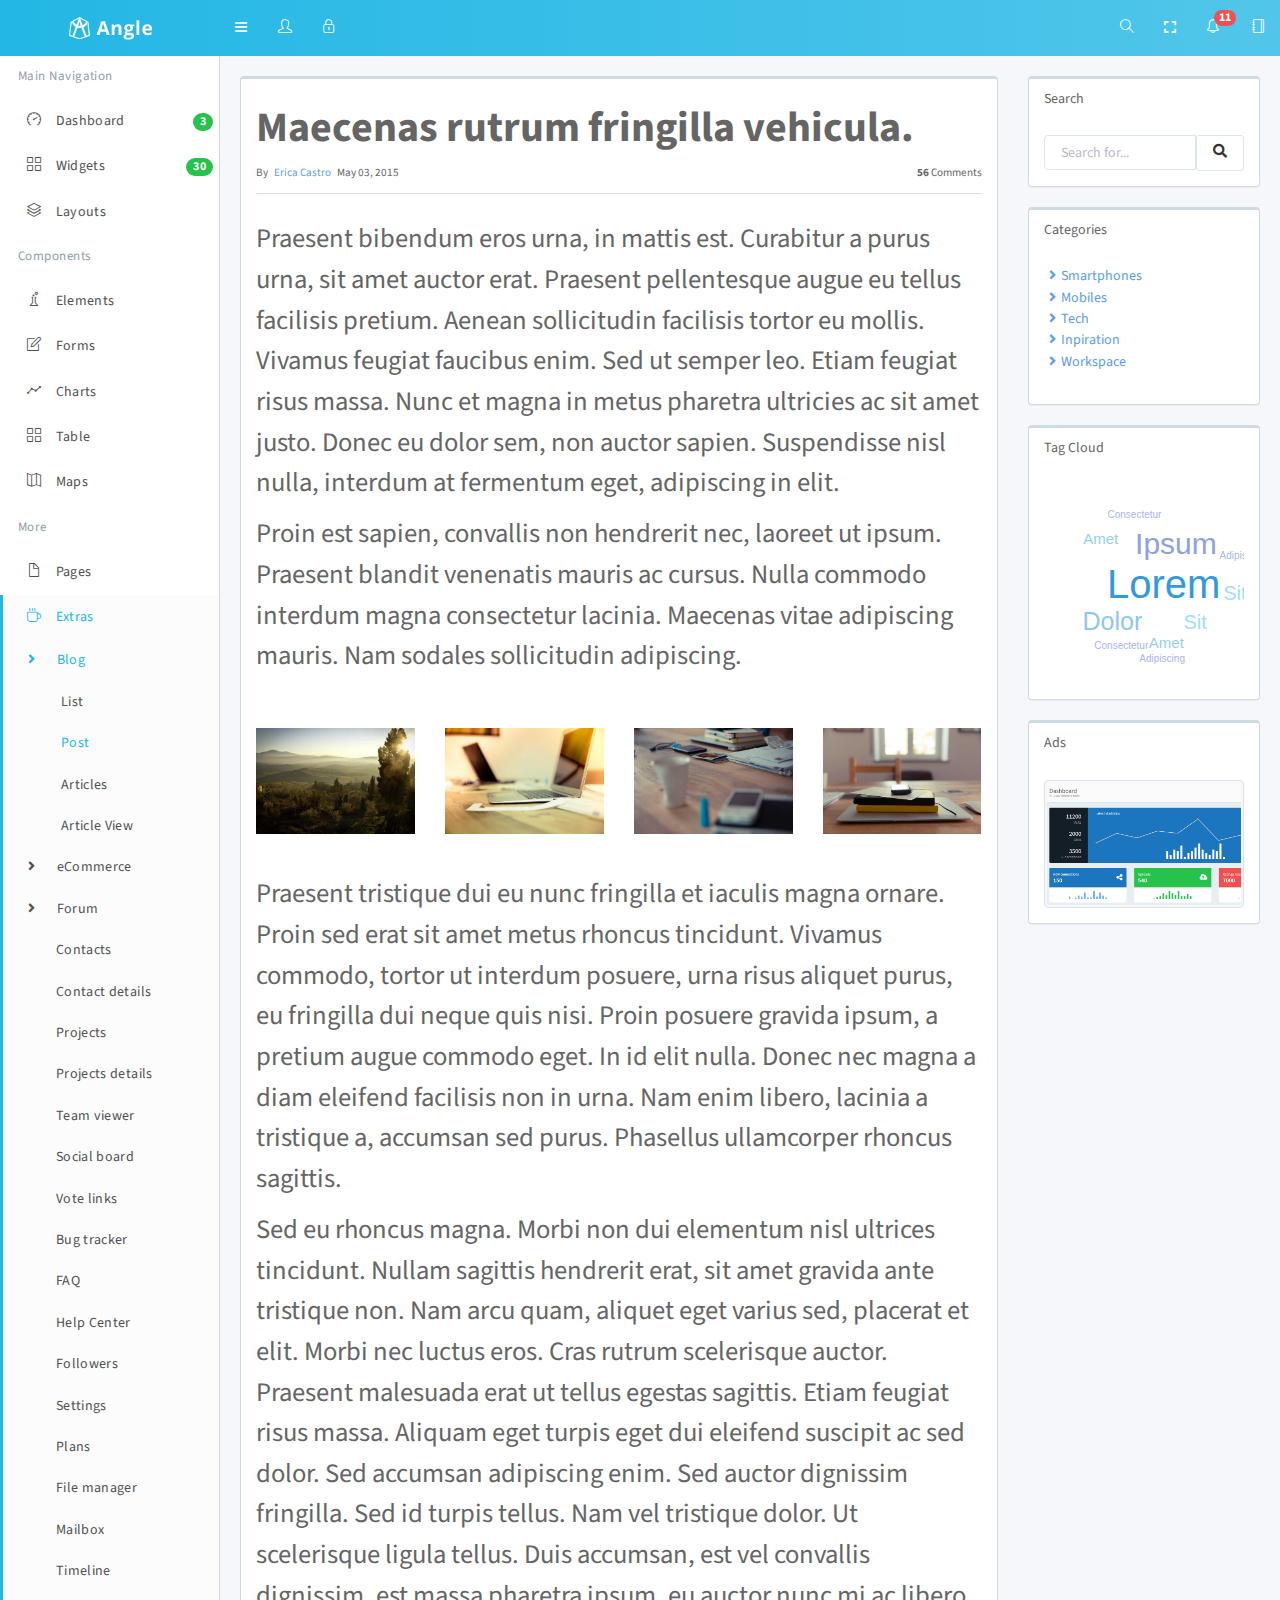
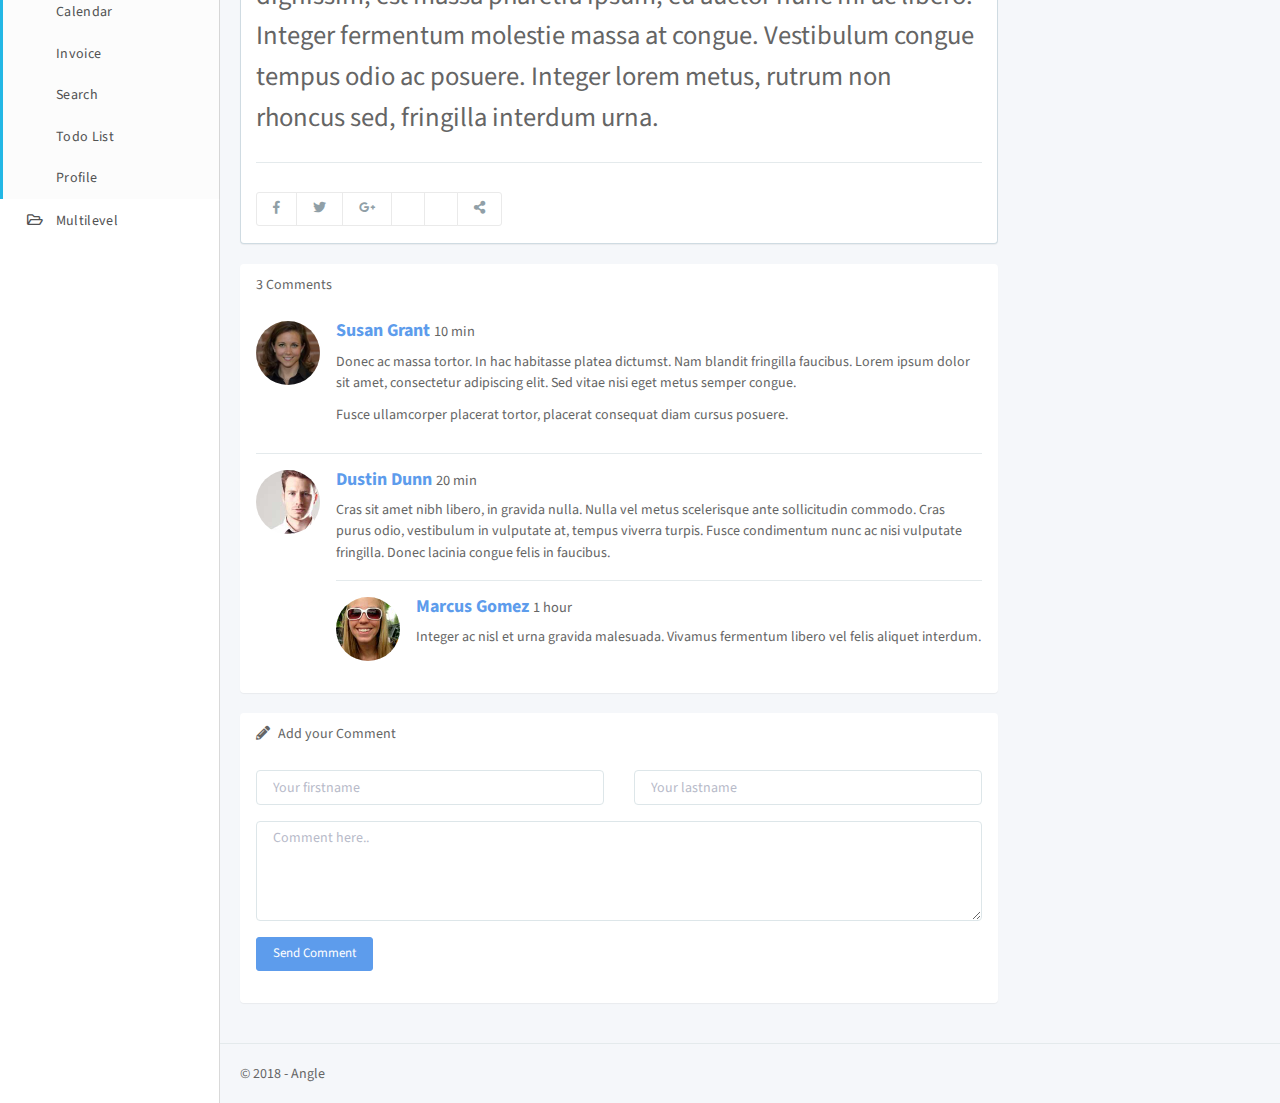
<file: app/blog-post.html>
<!DOCTYPE html>
<html lang="en">

<head>
   <meta charset="utf-8">
   <meta name="viewport" content="width=device-width, initial-scale=1, maximum-scale=1">
   <meta name="description" content="Bootstrap Admin App + jQuery">
   <meta name="keywords" content="app, responsive, jquery, bootstrap, dashboard, admin">
   <link rel="icon" type="image/x-icon" href="favicon.ico">
   <title>Angle - Bootstrap Admin Template</title>
   <!-- =============== VENDOR STYLES ===============-->
   <!-- FONT AWESOME-->
   <link rel="stylesheet" href="vendor/@fortawesome/fontawesome-free-webfonts/css/fa-brands.css">
   <link rel="stylesheet" href="vendor/@fortawesome/fontawesome-free-webfonts/css/fa-regular.css">
   <link rel="stylesheet" href="vendor/@fortawesome/fontawesome-free-webfonts/css/fa-solid.css">
   <link rel="stylesheet" href="vendor/@fortawesome/fontawesome-free-webfonts/css/fontawesome.css">
   <!-- SIMPLE LINE ICONS-->
   <link rel="stylesheet" href="vendor/simple-line-icons/css/simple-line-icons.css">
   <!-- ANIMATE.CSS-->
   <link rel="stylesheet" href="vendor/animate.css/animate.css">
   <!-- WHIRL (spinners)-->
   <link rel="stylesheet" href="vendor/whirl/dist/whirl.css">
   <!-- =============== PAGE VENDOR STYLES ===============-->
   <!-- JQCLOUD-->
   <link rel="stylesheet" href="vendor/jqcloud2/dist/jqcloud.css">
   <!-- =============== BOOTSTRAP STYLES ===============-->
   <link rel="stylesheet" href="css/bootstrap.css" id="bscss">
   <!-- =============== APP STYLES ===============-->
   <link rel="stylesheet" href="css/app.css" id="maincss">
</head>

<body>
   <div class="wrapper">
      <!-- top navbar-->
      <header class="topnavbar-wrapper">
         <!-- START Top Navbar-->
         <nav class="navbar topnavbar">
            <!-- START navbar header-->
            <div class="navbar-header">
               <a class="navbar-brand" href="#/">
                  <div class="brand-logo">
                     <img class="img-fluid" src="img/logo.png" alt="App Logo">
                  </div>
                  <div class="brand-logo-collapsed">
                     <img class="img-fluid" src="img/logo-single.png" alt="App Logo">
                  </div>
               </a>
            </div>
            <!-- END navbar header-->
            <!-- START Left navbar-->
            <ul class="navbar-nav mr-auto flex-row">
               <li class="nav-item">
                  <!-- Button used to collapse the left sidebar. Only visible on tablet and desktops-->
                  <a class="nav-link d-none d-md-block d-lg-block d-xl-block" href="#" data-trigger-resize="" data-toggle-state="aside-collapsed">
                     <em class="fas fa-bars"></em>
                  </a>
                  <!-- Button to show/hide the sidebar on mobile. Visible on mobile only.-->
                  <a class="nav-link sidebar-toggle d-md-none" href="#" data-toggle-state="aside-toggled" data-no-persist="true">
                     <em class="fas fa-bars"></em>
                  </a>
               </li>
               <!-- START User avatar toggle-->
               <li class="nav-item d-none d-md-block">
                  <!-- Button used to collapse the left sidebar. Only visible on tablet and desktops-->
                  <a class="nav-link" id="user-block-toggle" href="#user-block" data-toggle="collapse">
                     <em class="icon-user"></em>
                  </a>
               </li>
               <!-- END User avatar toggle-->
               <!-- START lock screen-->
               <li class="nav-item d-none d-md-block">
                  <a class="nav-link" href="lock.html" title="Lock screen">
                     <em class="icon-lock"></em>
                  </a>
               </li>
               <!-- END lock screen-->
            </ul>
            <!-- END Left navbar-->
            <!-- START Right Navbar-->
            <ul class="navbar-nav flex-row">
               <!-- Search icon-->
               <li class="nav-item">
                  <a class="nav-link" href="#" data-search-open="">
                     <em class="icon-magnifier"></em>
                  </a>
               </li>
               <!-- Fullscreen (only desktops)-->
               <li class="nav-item d-none d-md-block">
                  <a class="nav-link" href="#" data-toggle-fullscreen="">
                     <em class="fas fa-expand"></em>
                  </a>
               </li>
               <!-- START Alert menu-->
               <li class="nav-item dropdown dropdown-list">
                  <a class="nav-link dropdown-toggle dropdown-toggle-nocaret" href="#" data-toggle="dropdown">
                     <em class="icon-bell"></em>
                     <span class="badge badge-danger">11</span>
                  </a>
                  <!-- START Dropdown menu-->
                  <div class="dropdown-menu dropdown-menu-right animated flipInX">
                     <div class="dropdown-item">
                        <!-- START list group-->
                        <div class="list-group">
                           <!-- list item-->
                           <div class="list-group-item list-group-item-action">
                              <div class="media">
                                 <div class="align-self-start mr-2">
                                    <em class="fab fa-twitter fa-2x text-info"></em>
                                 </div>
                                 <div class="media-body">
                                    <p class="m-0">New followers</p>
                                    <p class="m-0 text-muted text-sm">1 new follower</p>
                                 </div>
                              </div>
                           </div>
                           <!-- list item-->
                           <div class="list-group-item list-group-item-action">
                              <div class="media">
                                 <div class="align-self-start mr-2">
                                    <em class="fas fa-envelope fa-2x text-warning"></em>
                                 </div>
                                 <div class="media-body">
                                    <p class="m-0">New e-mails</p>
                                    <p class="m-0 text-muted text-sm">You have 10 new emails</p>
                                 </div>
                              </div>
                           </div>
                           <!-- list item-->
                           <div class="list-group-item list-group-item-action">
                              <div class="media">
                                 <div class="align-self-start mr-2">
                                    <em class="fas fa-tasks fa-2x text-success"></em>
                                 </div>
                                 <div class="media-body">
                                    <p class="m-0">Pending Tasks</p>
                                    <p class="m-0 text-muted text-sm">11 pending task</p>
                                 </div>
                              </div>
                           </div>
                           <!-- last list item-->
                           <div class="list-group-item list-group-item-action">
                              <span class="d-flex align-items-center">
                                 <span class="text-sm">More notifications</span>
                                 <span class="badge badge-danger ml-auto">14</span>
                              </span>
                           </div>
                        </div>
                        <!-- END list group-->
                     </div>
                  </div>
                  <!-- END Dropdown menu-->
               </li>
               <!-- END Alert menu-->
               <!-- START Offsidebar button-->
               <li class="nav-item">
                  <a class="nav-link" href="#" data-toggle-state="offsidebar-open" data-no-persist="true">
                     <em class="icon-notebook"></em>
                  </a>
               </li>
               <!-- END Offsidebar menu-->
            </ul>
            <!-- END Right Navbar-->
            <!-- START Search form-->
            <form class="navbar-form" role="search" action="search.html">
               <div class="form-group">
                  <input class="form-control" type="text" placeholder="Type and hit enter ...">
                  <div class="fas fa-times navbar-form-close" data-search-dismiss=""></div>
               </div>
               <button class="d-none" type="submit">Submit</button>
            </form>
            <!-- END Search form-->
         </nav>
         <!-- END Top Navbar-->
      </header>
      <!-- sidebar-->
      <aside class="aside-container">
         <!-- START Sidebar (left)-->
         <div class="aside-inner">
            <nav class="sidebar" data-sidebar-anyclick-close="">
               <!-- START sidebar nav-->
               <ul class="sidebar-nav">
                  <!-- START user info-->
                  <li class="has-user-block">
                     <div class="collapse" id="user-block">
                        <div class="item user-block">
                           <!-- User picture-->
                           <div class="user-block-picture">
                              <div class="user-block-status">
                                 <img class="img-thumbnail rounded-circle" src="img/user/02.jpg" alt="Avatar" width="60" height="60">
                                 <div class="circle bg-success circle-lg"></div>
                              </div>
                           </div>
                           <!-- Name and Job-->
                           <div class="user-block-info">
                              <span class="user-block-name">Hello, Mike</span>
                              <span class="user-block-role">Designer</span>
                           </div>
                        </div>
                     </div>
                  </li>
                  <!-- END user info-->
                  <!-- Iterates over all sidebar items-->
                  <li class="nav-heading ">
                     <span data-localize="sidebar.heading.HEADER">Main Navigation</span>
                  </li>
                  <li class=" ">
                     <a href="#dashboard" title="Dashboard" data-toggle="collapse">
                        <div class="float-right badge badge-success">3</div>
                        <em class="icon-speedometer"></em>
                        <span data-localize="sidebar.nav.DASHBOARD">Dashboard</span>
                     </a>
                     <ul class="sidebar-nav sidebar-subnav collapse" id="dashboard">
                        <li class="sidebar-subnav-header">Dashboard</li>
                        <li class=" ">
                           <a href="dashboard.html" title="Dashboard v1">
                              <span>Dashboard v1</span>
                           </a>
                        </li>
                        <li class=" ">
                           <a href="dashboard_v2.html" title="Dashboard v2">
                              <span>Dashboard v2</span>
                           </a>
                        </li>
                        <li class=" ">
                           <a href="dashboard_v3.html" title="Dashboard v3">
                              <span>Dashboard v3</span>
                           </a>
                        </li>
                     </ul>
                  </li>
                  <li class=" ">
                     <a href="widgets.html" title="Widgets">
                        <div class="float-right badge badge-success">30</div>
                        <em class="icon-grid"></em>
                        <span data-localize="sidebar.nav.WIDGETS">Widgets</span>
                     </a>
                  </li>
                  <li class=" ">
                     <a href="#layout" title="Layouts" data-toggle="collapse">
                        <em class="icon-layers"></em>
                        <span>Layouts</span>
                     </a>
                     <ul class="sidebar-nav sidebar-subnav collapse" id="layout">
                        <li class="sidebar-subnav-header">Layouts</li>
                        <li class=" ">
                           <a href="dashboard_h.html" title="Horizontal">
                              <span>Horizontal</span>
                           </a>
                        </li>
                     </ul>
                  </li>
                  <li class="nav-heading ">
                     <span data-localize="sidebar.heading.COMPONENTS">Components</span>
                  </li>
                  <li class=" ">
                     <a href="#elements" title="Elements" data-toggle="collapse">
                        <em class="icon-chemistry"></em>
                        <span data-localize="sidebar.nav.element.ELEMENTS">Elements</span>
                     </a>
                     <ul class="sidebar-nav sidebar-subnav collapse" id="elements">
                        <li class="sidebar-subnav-header">Elements</li>
                        <li class=" ">
                           <a href="buttons.html" title="Buttons">
                              <span data-localize="sidebar.nav.element.BUTTON">Buttons</span>
                           </a>
                        </li>
                        <li class=" ">
                           <a href="notifications.html" title="Notifications">
                              <span data-localize="sidebar.nav.element.NOTIFICATION">Notifications</span>
                           </a>
                        </li>
                        <li class=" ">
                           <a href="sweetalert.html" title="Sweet Alert">
                              <span>Sweet Alert</span>
                           </a>
                        </li>
                        <li class=" ">
                           <a href="carousel.html" title="Carousel">
                              <span data-localize="sidebar.nav.element.INTERACTION">Carousel</span>
                           </a>
                        </li>
                        <li class=" ">
                           <a href="spinners.html" title="Spinners">
                              <span data-localize="sidebar.nav.element.SPINNER">Spinners</span>
                           </a>
                        </li>
                        <li class=" ">
                           <a href="animations.html" title="Animations">
                              <span data-localize="sidebar.nav.element.ANIMATION">Animations</span>
                           </a>
                        </li>
                        <li class=" ">
                           <a href="dropdown-animations.html" title="Dropdown">
                              <span data-localize="sidebar.nav.element.DROPDOWN">Dropdown</span>
                           </a>
                        </li>
                        <li class=" ">
                           <a href="nestable.html" title="Nestable">
                              <span>Nestable</span>
                           </a>
                        </li>
                        <li class=" ">
                           <a href="sortable.html" title="Sortable">
                              <span>Sortable</span>
                           </a>
                        </li>
                        <li class=" ">
                           <a href="cards.html" title="Cards">
                              <span data-localize="sidebar.nav.element.CARDS">Cards</span>
                           </a>
                        </li>
                        <li class=" ">
                           <a href="portlets.html" title="Portlets">
                              <span data-localize="sidebar.nav.element.PORTLET">Portlets</span>
                           </a>
                        </li>
                        <li class=" ">
                           <a href="grid.html" title="Grid">
                              <span data-localize="sidebar.nav.element.GRID">Grid</span>
                           </a>
                        </li>
                        <li class=" ">
                           <a href="grid-masonry.html" title="Grid Masonry">
                              <span data-localize="sidebar.nav.element.GRID_MASONRY">Grid Masonry</span>
                           </a>
                        </li>
                        <li class=" ">
                           <a href="typo.html" title="Typography">
                              <span data-localize="sidebar.nav.element.TYPO">Typography</span>
                           </a>
                        </li>
                        <li class=" ">
                           <a href="icons-font.html" title="Font Icons">
                              <div class="float-right badge badge-success">+400</div>
                              <span data-localize="sidebar.nav.element.FONT_ICON">Font Icons</span>
                           </a>
                        </li>
                        <li class=" ">
                           <a href="icons-weather.html" title="Weather Icons">
                              <div class="float-right badge badge-success">+100</div>
                              <span data-localize="sidebar.nav.element.WEATHER_ICON">Weather Icons</span>
                           </a>
                        </li>
                        <li class=" ">
                           <a href="colors.html" title="Colors">
                              <span data-localize="sidebar.nav.element.COLOR">Colors</span>
                           </a>
                        </li>
                     </ul>
                  </li>
                  <li class=" ">
                     <a href="#forms" title="Forms" data-toggle="collapse">
                        <em class="icon-note"></em>
                        <span data-localize="sidebar.nav.form.FORM">Forms</span>
                     </a>
                     <ul class="sidebar-nav sidebar-subnav collapse" id="forms">
                        <li class="sidebar-subnav-header">Forms</li>
                        <li class=" ">
                           <a href="form-standard.html" title="Standard">
                              <span data-localize="sidebar.nav.form.STANDARD">Standard</span>
                           </a>
                        </li>
                        <li class=" ">
                           <a href="form-extended.html" title="Extended">
                              <span data-localize="sidebar.nav.form.EXTENDED">Extended</span>
                           </a>
                        </li>
                        <li class=" ">
                           <a href="form-validation.html" title="Validation">
                              <span data-localize="sidebar.nav.form.VALIDATION">Validation</span>
                           </a>
                        </li>
                        <li class=" ">
                           <a href="form-wizard.html" title="Wizard">
                              <span>Wizard</span>
                           </a>
                        </li>
                        <li class=" ">
                           <a href="form-upload.html" title="Upload">
                              <span>Upload</span>
                           </a>
                        </li>
                        <li class=" ">
                           <a href="form-xeditable.html" title="xEditable">
                              <span>xEditable</span>
                           </a>
                        </li>
                        <li class=" ">
                           <a href="form-imagecrop.html" title="Cropper">
                              <span>Cropper</span>
                           </a>
                        </li>
                     </ul>
                  </li>
                  <li class=" ">
                     <a href="#charts" title="Charts" data-toggle="collapse">
                        <em class="icon-graph"></em>
                        <span data-localize="sidebar.nav.chart.CHART">Charts</span>
                     </a>
                     <ul class="sidebar-nav sidebar-subnav collapse" id="charts">
                        <li class="sidebar-subnav-header">Charts</li>
                        <li class=" ">
                           <a href="chart-flot.html" title="Flot">
                              <span data-localize="sidebar.nav.chart.FLOT">Flot</span>
                           </a>
                        </li>
                        <li class=" ">
                           <a href="chart-radial.html" title="Radial">
                              <span data-localize="sidebar.nav.chart.RADIAL">Radial</span>
                           </a>
                        </li>
                        <li class=" ">
                           <a href="chart-js.html" title="Chart JS">
                              <span>Chart JS</span>
                           </a>
                        </li>
                        <li class=" ">
                           <a href="chart-rickshaw.html" title="Rickshaw">
                              <span>Rickshaw</span>
                           </a>
                        </li>
                        <li class=" ">
                           <a href="chart-morris.html" title="MorrisJS">
                              <span>MorrisJS</span>
                           </a>
                        </li>
                        <li class=" ">
                           <a href="chart-chartist.html" title="Chartist">
                              <span>Chartist</span>
                           </a>
                        </li>
                     </ul>
                  </li>
                  <li class=" ">
                     <a href="#tables" title="Tables" data-toggle="collapse">
                        <em class="icon-grid"></em>
                        <span data-localize="sidebar.nav.table.TABLE">Tables</span>
                     </a>
                     <ul class="sidebar-nav sidebar-subnav collapse" id="tables">
                        <li class="sidebar-subnav-header">Tables</li>
                        <li class=" ">
                           <a href="table-standard.html" title="Standard">
                              <span data-localize="sidebar.nav.table.STANDARD">Standard</span>
                           </a>
                        </li>
                        <li class=" ">
                           <a href="table-extended.html" title="Extended">
                              <span data-localize="sidebar.nav.table.EXTENDED">Extended</span>
                           </a>
                        </li>
                        <li class=" ">
                           <a href="table-datatable.html" title="DataTables">
                              <span data-localize="sidebar.nav.table.DATATABLE">DataTables</span>
                           </a>
                        </li>
                        <li class=" ">
                           <a href="table-bootgrid.html" title="BootGrid">
                              <span>BootGrid</span>
                           </a>
                        </li>
                     </ul>
                  </li>
                  <li class=" ">
                     <a href="#maps" title="Maps" data-toggle="collapse">
                        <em class="icon-map"></em>
                        <span data-localize="sidebar.nav.map.MAP">Maps</span>
                     </a>
                     <ul class="sidebar-nav sidebar-subnav collapse" id="maps">
                        <li class="sidebar-subnav-header">Maps</li>
                        <li class=" ">
                           <a href="maps-google.html" title="Google Maps">
                              <span data-localize="sidebar.nav.map.GOOGLE">Google Maps</span>
                           </a>
                        </li>
                        <li class=" ">
                           <a href="maps-vector.html" title="Vector Maps">
                              <span data-localize="sidebar.nav.map.VECTOR">Vector Maps</span>
                           </a>
                        </li>
                     </ul>
                  </li>
                  <li class="nav-heading ">
                     <span data-localize="sidebar.heading.MORE">More</span>
                  </li>
                  <li class=" ">
                     <a href="#pages" title="Pages" data-toggle="collapse">
                        <em class="icon-doc"></em>
                        <span data-localize="sidebar.nav.pages.PAGES">Pages</span>
                     </a>
                     <ul class="sidebar-nav sidebar-subnav collapse" id="pages">
                        <li class="sidebar-subnav-header">Pages</li>
                        <li class=" ">
                           <a href="login.html" title="Login">
                              <span data-localize="sidebar.nav.pages.LOGIN">Login</span>
                           </a>
                        </li>
                        <li class=" ">
                           <a href="register.html" title="Sign up">
                              <span data-localize="sidebar.nav.pages.REGISTER">Sign up</span>
                           </a>
                        </li>
                        <li class=" ">
                           <a href="recover.html" title="Recover Password">
                              <span data-localize="sidebar.nav.pages.RECOVER">Recover Password</span>
                           </a>
                        </li>
                        <li class=" ">
                           <a href="lock.html" title="Lock">
                              <span data-localize="sidebar.nav.pages.LOCK">Lock</span>
                           </a>
                        </li>
                        <li class=" ">
                           <a href="template.html" title="Starter Template">
                              <span data-localize="sidebar.nav.pages.STARTER">Starter Template</span>
                           </a>
                        </li>
                        <li class=" ">
                           <a href="404.html" title="404">
                              <span>404</span>
                           </a>
                        </li>
                        <li class=" ">
                           <a href="500.html" title="500">
                              <span>500</span>
                           </a>
                        </li>
                        <li class=" ">
                           <a href="maintenance.html" title="Maintenance">
                              <span>Maintenance</span>
                           </a>
                        </li>
                     </ul>
                  </li>
                  <li class=" ">
                     <a href="#extras" title="Extras" data-toggle="collapse">
                        <em class="icon-cup"></em>
                        <span data-localize="sidebar.nav.extra.EXTRA">Extras</span>
                     </a>
                     <ul class="sidebar-nav sidebar-subnav collapse" id="extras">
                        <li class="sidebar-subnav-header">Extras</li>
                        <li class=" ">
                           <a href="#blog" title="Blog" data-toggle="collapse">
                              <em class="fas fa-angle-right"></em>
                              <span>Blog</span>
                           </a>
                           <ul class="sidebar-nav sidebar-subnav collapse" id="blog">
                              <li class="sidebar-subnav-header">Blog</li>
                              <li class=" ">
                                 <a href="blog.html" title="List">
                                    <span>List</span>
                                 </a>
                              </li>
                              <li class=" active">
                                 <a href="blog-post.html" title="Post">
                                    <span>Post</span>
                                 </a>
                              </li>
                              <li class=" ">
                                 <a href="blog-articles.html" title="Articles">
                                    <span>Articles</span>
                                 </a>
                              </li>
                              <li class=" ">
                                 <a href="blog-article-view.html" title="Article View">
                                    <span>Article View</span>
                                 </a>
                              </li>
                           </ul>
                        </li>
                        <li class=" ">
                           <a href="#ecommerce" title="eCommerce" data-toggle="collapse">
                              <em class="fas fa-angle-right"></em>
                              <span>eCommerce</span>
                           </a>
                           <ul class="sidebar-nav sidebar-subnav collapse" id="ecommerce">
                              <li class="sidebar-subnav-header">eCommerce</li>
                              <li class=" ">
                                 <a href="ecommerce-orders.html" title="Orders">
                                    <div class="float-right badge badge-success">10</div>
                                    <span>Orders</span>
                                 </a>
                              </li>
                              <li class=" ">
                                 <a href="ecommerce-order-view.html" title="Order View">
                                    <span>Order View</span>
                                 </a>
                              </li>
                              <li class=" ">
                                 <a href="ecommerce-products.html" title="Products">
                                    <span>Products</span>
                                 </a>
                              </li>
                              <li class=" ">
                                 <a href="ecommerce-product-view.html" title="Product View">
                                    <span>Product View</span>
                                 </a>
                              </li>
                              <li class=" ">
                                 <a href="ecommerce-checkout.html" title="Checkout">
                                    <span>Checkout</span>
                                 </a>
                              </li>
                           </ul>
                        </li>
                        <li class=" ">
                           <a href="#forum" title="Forum" data-toggle="collapse">
                              <em class="fas fa-angle-right"></em>
                              <span>Forum</span>
                           </a>
                           <ul class="sidebar-nav sidebar-subnav collapse" id="forum">
                              <li class="sidebar-subnav-header">Forum</li>
                              <li class=" ">
                                 <a href="forum-categories.html" title="Categories">
                                    <span>Categories</span>
                                 </a>
                              </li>
                              <li class=" ">
                                 <a href="forum-topics.html" title="Topics">
                                    <span>Topics</span>
                                 </a>
                              </li>
                              <li class=" ">
                                 <a href="forum-discussion.html" title="Discussion">
                                    <span>Discussion</span>
                                 </a>
                              </li>
                           </ul>
                        </li>
                        <li class=" ">
                           <a href="contacts.html" title="Contacts">
                              <span>Contacts</span>
                           </a>
                        </li>
                        <li class=" ">
                           <a href="contact-details.html" title="Contact details">
                              <span>Contact details</span>
                           </a>
                        </li>
                        <li class=" ">
                           <a href="projects.html" title="Projects">
                              <span>Projects</span>
                           </a>
                        </li>
                        <li class=" ">
                           <a href="project-details.html" title="Projects details">
                              <span>Projects details</span>
                           </a>
                        </li>
                        <li class=" ">
                           <a href="team-viewer.html" title="Team viewer">
                              <span>Team viewer</span>
                           </a>
                        </li>
                        <li class=" ">
                           <a href="social-board.html" title="Social board">
                              <span>Social board</span>
                           </a>
                        </li>
                        <li class=" ">
                           <a href="vote-links.html" title="Vote links">
                              <span>Vote links</span>
                           </a>
                        </li>
                        <li class=" ">
                           <a href="bug-tracker.html" title="Bug tracker">
                              <span>Bug tracker</span>
                           </a>
                        </li>
                        <li class=" ">
                           <a href="faq.html" title="FAQ">
                              <span>FAQ</span>
                           </a>
                        </li>
                        <li class=" ">
                           <a href="help-center.html" title="Help Center">
                              <span>Help Center</span>
                           </a>
                        </li>
                        <li class=" ">
                           <a href="followers.html" title="Followers">
                              <span>Followers</span>
                           </a>
                        </li>
                        <li class=" ">
                           <a href="settings.html" title="Settings">
                              <span>Settings</span>
                           </a>
                        </li>
                        <li class=" ">
                           <a href="plans.html" title="Plans">
                              <span>Plans</span>
                           </a>
                        </li>
                        <li class=" ">
                           <a href="file-manager.html" title="File manager">
                              <span>File manager</span>
                           </a>
                        </li>
                        <li class=" ">
                           <a href="mailbox.html" title="Mailbox">
                              <span data-localize="sidebar.nav.extra.MAILBOX">Mailbox</span>
                           </a>
                        </li>
                        <li class=" ">
                           <a href="timeline.html" title="Timeline">
                              <span data-localize="sidebar.nav.extra.TIMELINE">Timeline</span>
                           </a>
                        </li>
                        <li class=" ">
                           <a href="calendar.html" title="Calendar">
                              <span data-localize="sidebar.nav.extra.CALENDAR">Calendar</span>
                           </a>
                        </li>
                        <li class=" ">
                           <a href="invoice.html" title="Invoice">
                              <span data-localize="sidebar.nav.extra.INVOICE">Invoice</span>
                           </a>
                        </li>
                        <li class=" ">
                           <a href="search.html" title="Search">
                              <span data-localize="sidebar.nav.extra.SEARCH">Search</span>
                           </a>
                        </li>
                        <li class=" ">
                           <a href="todo.html" title="Todo List">
                              <span data-localize="sidebar.nav.extra.TODO">Todo List</span>
                           </a>
                        </li>
                        <li class=" ">
                           <a href="profile.html" title="Profile">
                              <span data-localize="sidebar.nav.extra.PROFILE">Profile</span>
                           </a>
                        </li>
                     </ul>
                  </li>
                  <li class=" ">
                     <a href="#multilevel" title="Multilevel" data-toggle="collapse">
                        <em class="far fa-folder-open"></em>
                        <span>Multilevel</span>
                     </a>
                     <ul class="sidebar-nav sidebar-subnav collapse" id="multilevel">
                        <li class="sidebar-subnav-header">Multilevel</li>
                        <li class=" ">
                           <a href="#level1" title="Level 1" data-toggle="collapse">
                              <span>Level 1</span>
                           </a>
                           <ul class="sidebar-nav sidebar-subnav collapse" id="level1">
                              <li class="sidebar-subnav-header">Level 1</li>
                              <li class=" ">
                                 <a href="multilevel-1.html" title="Level1 Item">
                                    <span>Level1 Item</span>
                                 </a>
                              </li>
                              <li class=" ">
                                 <a href="#level2" title="Level 2" data-toggle="collapse">
                                    <span>Level 2</span>
                                 </a>
                                 <ul class="sidebar-nav sidebar-subnav collapse" id="level2">
                                    <li class="sidebar-subnav-header">Level 2</li>
                                    <li class=" ">
                                       <a href="#level3" title="Level 3" data-toggle="collapse">
                                          <span>Level 3</span>
                                       </a>
                                       <ul class="sidebar-nav sidebar-subnav collapse" id="level3">
                                          <li class="sidebar-subnav-header">Level 3</li>
                                          <li class=" ">
                                             <a href="multilevel-3.html" title="Level3 Item">
                                                <span>Level3 Item</span>
                                             </a>
                                          </li>
                                       </ul>
                                    </li>
                                 </ul>
                              </li>
                           </ul>
                        </li>
                     </ul>
                  </li>
               </ul>
               <!-- END sidebar nav-->
            </nav>
         </div>
         <!-- END Sidebar (left)-->
      </aside>
      <!-- offsidebar-->
      <aside class="offsidebar d-none">
         <!-- START Off Sidebar (right)-->
         <nav>
            <div role="tabpanel">
               <!-- Nav tabs-->
               <ul class="nav nav-tabs nav-justified" role="tablist">
                  <li class="nav-item" role="presentation">
                     <a class="nav-link active" href="#app-settings" aria-controls="app-settings" role="tab" data-toggle="tab">
                        <em class="icon-equalizer fa-lg"></em>
                     </a>
                  </li>
                  <li class="nav-item" role="presentation">
                     <a class="nav-link" href="#app-chat" aria-controls="app-chat" role="tab" data-toggle="tab">
                        <em class="icon-user fa-lg"></em>
                     </a>
                  </li>
               </ul>
               <!-- Tab panes-->
               <div class="tab-content">
                  <div class="tab-pane fade active show" id="app-settings" role="tabpanel">
                     <h3 class="text-center text-thin mt-4">Settings</h3>
                     <div class="p-2">
                        <h4 class="text-muted text-thin">Themes</h4>
                        <div class="row row-flush mb-2">
                           <div class="col mb-2">
                              <div class="setting-color">
                                 <label data-load-css="css/theme-a.css">
                                    <input type="radio" name="setting-theme" checked="checked">
                                    <span class="icon-check"></span>
                                    <span class="split">
                                       <span class="color bg-info"></span>
                                       <span class="color bg-info-light"></span>
                                    </span>
                                    <span class="color bg-white"></span>
                                 </label>
                              </div>
                           </div>
                           <div class="col mb-2">
                              <div class="setting-color">
                                 <label data-load-css="css/theme-b.css">
                                    <input type="radio" name="setting-theme">
                                    <span class="icon-check"></span>
                                    <span class="split">
                                       <span class="color bg-green"></span>
                                       <span class="color bg-green-light"></span>
                                    </span>
                                    <span class="color bg-white"></span>
                                 </label>
                              </div>
                           </div>
                           <div class="col mb-2">
                              <div class="setting-color">
                                 <label data-load-css="css/theme-c.css">
                                    <input type="radio" name="setting-theme">
                                    <span class="icon-check"></span>
                                    <span class="split">
                                       <span class="color bg-purple"></span>
                                       <span class="color bg-purple-light"></span>
                                    </span>
                                    <span class="color bg-white"></span>
                                 </label>
                              </div>
                           </div>
                           <div class="col mb-2">
                              <div class="setting-color">
                                 <label data-load-css="css/theme-d.css">
                                    <input type="radio" name="setting-theme">
                                    <span class="icon-check"></span>
                                    <span class="split">
                                       <span class="color bg-danger"></span>
                                       <span class="color bg-danger-light"></span>
                                    </span>
                                    <span class="color bg-white"></span>
                                 </label>
                              </div>
                           </div>
                        </div>
                        <div class="row row-flush mb-2">
                           <div class="col mb-2">
                              <div class="setting-color">
                                 <label data-load-css="css/theme-e.css">
                                    <input type="radio" name="setting-theme">
                                    <span class="icon-check"></span>
                                    <span class="split">
                                       <span class="color bg-info-dark"></span>
                                       <span class="color bg-info"></span>
                                    </span>
                                    <span class="color bg-gray-dark"></span>
                                 </label>
                              </div>
                           </div>
                           <div class="col mb-2">
                              <div class="setting-color">
                                 <label data-load-css="css/theme-f.css">
                                    <input type="radio" name="setting-theme">
                                    <span class="icon-check"></span>
                                    <span class="split">
                                       <span class="color bg-green-dark"></span>
                                       <span class="color bg-green"></span>
                                    </span>
                                    <span class="color bg-gray-dark"></span>
                                 </label>
                              </div>
                           </div>
                           <div class="col mb-2">
                              <div class="setting-color">
                                 <label data-load-css="css/theme-g.css">
                                    <input type="radio" name="setting-theme">
                                    <span class="icon-check"></span>
                                    <span class="split">
                                       <span class="color bg-purple-dark"></span>
                                       <span class="color bg-purple"></span>
                                    </span>
                                    <span class="color bg-gray-dark"></span>
                                 </label>
                              </div>
                           </div>
                           <div class="col mb-2">
                              <div class="setting-color">
                                 <label data-load-css="css/theme-h.css">
                                    <input type="radio" name="setting-theme">
                                    <span class="icon-check"></span>
                                    <span class="split">
                                       <span class="color bg-danger-dark"></span>
                                       <span class="color bg-danger"></span>
                                    </span>
                                    <span class="color bg-gray-dark"></span>
                                 </label>
                              </div>
                           </div>
                        </div>
                     </div>
                     <div class="p-2">
                        <h4 class="text-muted text-thin">Layout</h4>
                        <div class="clearfix">
                           <p class="float-left">Fixed</p>
                           <div class="float-right">
                              <label class="switch">
                                 <input id="chk-fixed" type="checkbox" data-toggle-state="layout-fixed">
                                 <span></span>
                              </label>
                           </div>
                        </div>
                        <div class="clearfix">
                           <p class="float-left">Boxed</p>
                           <div class="float-right">
                              <label class="switch">
                                 <input id="chk-boxed" type="checkbox" data-toggle-state="layout-boxed">
                                 <span></span>
                              </label>
                           </div>
                        </div>
                        <div class="clearfix">
                           <p class="float-left">RTL</p>
                           <div class="float-right">
                              <label class="switch">
                                 <input id="chk-rtl" type="checkbox">
                                 <span></span>
                              </label>
                           </div>
                        </div>
                     </div>
                     <div class="p-2">
                        <h4 class="text-muted text-thin">Aside</h4>
                        <div class="clearfix">
                           <p class="float-left">Collapsed</p>
                           <div class="float-right">
                              <label class="switch">
                                 <input id="chk-collapsed" type="checkbox" data-toggle-state="aside-collapsed">
                                 <span></span>
                              </label>
                           </div>
                        </div>
                        <div class="clearfix">
                           <p class="float-left">Collapsed Text</p>
                           <div class="float-right">
                              <label class="switch">
                                 <input id="chk-collapsed-text" type="checkbox" data-toggle-state="aside-collapsed-text">
                                 <span></span>
                              </label>
                           </div>
                        </div>
                        <div class="clearfix">
                           <p class="float-left">Float</p>
                           <div class="float-right">
                              <label class="switch">
                                 <input id="chk-float" type="checkbox" data-toggle-state="aside-float">
                                 <span></span>
                              </label>
                           </div>
                        </div>
                        <div class="clearfix">
                           <p class="float-left">Hover</p>
                           <div class="float-right">
                              <label class="switch">
                                 <input id="chk-hover" type="checkbox" data-toggle-state="aside-hover">
                                 <span></span>
                              </label>
                           </div>
                        </div>
                        <div class="clearfix">
                           <p class="float-left">Show Scrollbar</p>
                           <div class="float-right">
                              <label class="switch">
                                 <input id="chk-scroll" type="checkbox" data-toggle-state="show-scrollbar" data-target=".sidebar">
                                 <span></span>
                              </label>
                           </div>
                        </div>
                     </div>
                  </div>
                  <div class="tab-pane fade" id="app-chat" role="tabpanel">
                     <h3 class="text-center text-thin mt-4">Connections</h3>
                     <div class="list-group">
                        <!-- START list title-->
                        <div class="list-group-item border-0">
                           <small class="text-muted">ONLINE</small>
                        </div>
                        <!-- END list title-->
                        <div class="list-group-item list-group-item-action border-0">
                           <div class="media">
                              <img class="align-self-center mr-3 rounded-circle thumb48" src="img/user/05.jpg" alt="Image">
                              <div class="media-body text-truncate">
                                 <a href="#">
                                    <strong>Juan Sims</strong>
                                 </a>
                                 <br>
                                 <small class="text-muted">Designeer</small>
                              </div>
                              <div class="ml-auto">
                                 <span class="circle bg-success circle-lg"></span>
                              </div>
                           </div>
                        </div>
                        <div class="list-group-item list-group-item-action border-0">
                           <div class="media">
                              <img class="align-self-center mr-3 rounded-circle thumb48" src="img/user/06.jpg" alt="Image">
                              <div class="media-body text-truncate">
                                 <a href="#">
                                    <strong>Maureen Jenkins</strong>
                                 </a>
                                 <br>
                                 <small class="text-muted">Designeer</small>
                              </div>
                              <div class="ml-auto">
                                 <span class="circle bg-success circle-lg"></span>
                              </div>
                           </div>
                        </div>
                        <div class="list-group-item list-group-item-action border-0">
                           <div class="media">
                              <img class="align-self-center mr-3 rounded-circle thumb48" src="img/user/07.jpg" alt="Image">
                              <div class="media-body text-truncate">
                                 <a href="#">
                                    <strong>Billie Dunn</strong>
                                 </a>
                                 <br>
                                 <small class="text-muted">Designeer</small>
                              </div>
                              <div class="ml-auto">
                                 <span class="circle bg-danger circle-lg"></span>
                              </div>
                           </div>
                        </div>
                        <div class="list-group-item list-group-item-action border-0">
                           <div class="media">
                              <img class="align-self-center mr-3 rounded-circle thumb48" src="img/user/08.jpg" alt="Image">
                              <div class="media-body text-truncate">
                                 <a href="#">
                                    <strong>Tomothy Roberts</strong>
                                 </a>
                                 <br>
                                 <small class="text-muted">Designeer</small>
                              </div>
                              <div class="ml-auto">
                                 <span class="circle bg-warning circle-lg"></span>
                              </div>
                           </div>
                        </div>
                        <!-- START list title-->
                        <div class="list-group-item border-0">
                           <small class="text-muted">OFFLINE</small>
                        </div>
                        <!-- END list title-->
                        <div class="list-group-item list-group-item-action border-0">
                           <div class="media">
                              <img class="align-self-center mr-3 rounded-circle thumb48" src="img/user/09.jpg" alt="Image">
                              <div class="media-body text-truncate">
                                 <a href="#">
                                    <strong>Lawrence Robinson</strong>
                                 </a>
                                 <br>
                                 <small class="text-muted">Designeer</small>
                              </div>
                              <div class="ml-auto">
                                 <span class="circle bg-warning circle-lg"></span>
                              </div>
                           </div>
                        </div>
                        <div class="list-group-item list-group-item-action border-0">
                           <div class="media">
                              <img class="align-self-center mr-3 rounded-circle thumb48" src="img/user/10.jpg" alt="Image">
                              <div class="media-body text-truncate">
                                 <a href="#">
                                    <strong>Tyrone Owens</strong>
                                 </a>
                                 <br>
                                 <small class="text-muted">Designeer</small>
                              </div>
                              <div class="ml-auto">
                                 <span class="circle bg-warning circle-lg"></span>
                              </div>
                           </div>
                        </div>
                     </div>
                     <div class="px-3 py-4 text-center">
                        <!-- Optional link to list more users-->
                        <a class="btn btn-purple btn-sm" href="#" title="See more contacts">
                           <strong>Load more..</strong>
                        </a>
                     </div>
                     <!-- Extra items-->
                     <div class="px-3 py-2">
                        <p>
                           <small class="text-muted">Tasks completion</small>
                        </p>
                        <div class="progress progress-xs m-0">
                           <div class="progress-bar bg-success" role="progressbar" aria-valuenow="80" aria-valuemin="0" aria-valuemax="100" style="width: 80%">
                              <span class="sr-only">80% Complete</span>
                           </div>
                        </div>
                     </div>
                     <div class="px-3 py-2">
                        <p>
                           <small class="text-muted">Upload quota</small>
                        </p>
                        <div class="progress progress-xs m-0">
                           <div class="progress-bar bg-warning" role="progressbar" aria-valuenow="40" aria-valuemin="0" aria-valuemax="100" style="width: 40%">
                              <span class="sr-only">40% Complete</span>
                           </div>
                        </div>
                     </div>
                  </div>
               </div>
            </div>
         </nav>
         <!-- END Off Sidebar (right)-->
      </aside>
      <!-- Main section-->
      <section class="section-container">
         <!-- Page content-->
         <div class="content-wrapper">
            <div class="row">
               <!-- Blog Content-->
               <div class="col-xl-9">
                  <div class="card card-default">
                     <div class="card-header">
                        <div class="bb">
                           <h2 class="text-lg mt-3">Maecenas rutrum fringilla vehicula.</h2>
                           <p class="d-flex">
                              <span>
                                 <small class="mr-1">By
                                    <a class="ml-1" href="">Erica Castro</a>
                                 </small>
                                 <small class="mr-1">May 03, 2015</small>
                              </span>
                              <span class="ml-auto">
                                 <small>
                                    <strong>56</strong>
                                    <span>Comments</span>
                                 </small>
                              </span>
                           </p>
                        </div>
                     </div>
                     <div class="card-body text-md">
                        <p>Praesent bibendum eros urna, in mattis est. Curabitur a purus urna, sit amet auctor erat. Praesent pellentesque augue eu tellus facilisis pretium. Aenean sollicitudin facilisis tortor eu mollis. Vivamus feugiat faucibus enim. Sed
                           ut semper leo. Etiam feugiat risus massa. Nunc et magna in metus pharetra ultricies ac sit amet justo. Donec eu dolor sem, non auctor sapien. Suspendisse nisl nulla, interdum at fermentum eget, adipiscing in elit.</p>
                        <p>Proin est sapien, convallis non hendrerit nec, laoreet ut ipsum. Praesent blandit venenatis mauris ac cursus. Nulla commodo interdum magna consectetur lacinia. Maecenas vitae adipiscing mauris. Nam sodales sollicitudin adipiscing.</p>
                        <br>
                        <div class="row">
                           <div class="col-3">
                              <a href="">
                                 <img class="img-fluid" src="img/bg4.jpg" alt="demo">
                              </a>
                           </div>
                           <div class="col-3">
                              <a href="">
                                 <img class="img-fluid" src="img/bg5.jpg" alt="demo">
                              </a>
                           </div>
                           <div class="col-3">
                              <a href="">
                                 <img class="img-fluid" src="img/bg7.jpg" alt="demo">
                              </a>
                           </div>
                           <div class="col-3">
                              <a href="">
                                 <img class="img-fluid" src="img/bg8.jpg" alt="demo">
                              </a>
                           </div>
                        </div>
                        <br>
                        <p>Praesent tristique dui eu nunc fringilla et iaculis magna ornare. Proin sed erat sit amet metus rhoncus tincidunt. Vivamus commodo, tortor ut interdum posuere, urna risus aliquet purus, eu fringilla dui neque quis nisi. Proin posuere
                           gravida ipsum, a pretium augue commodo eget. In id elit nulla. Donec nec magna a diam eleifend facilisis non in urna. Nam enim libero, lacinia a tristique a, accumsan sed purus. Phasellus ullamcorper rhoncus sagittis.</p>
                        <p>Sed eu rhoncus magna. Morbi non dui elementum nisl ultrices tincidunt. Nullam sagittis hendrerit erat, sit amet gravida ante tristique non. Nam arcu quam, aliquet eget varius sed, placerat et elit. Morbi nec luctus eros. Cras rutrum
                           scelerisque auctor. Praesent malesuada erat ut tellus egestas sagittis. Etiam feugiat risus massa. Aliquam eget turpis eget dui eleifend suscipit ac sed dolor. Sed accumsan adipiscing enim. Sed auctor dignissim fringilla. Sed
                           id turpis tellus. Nam vel tristique dolor. Ut scelerisque ligula tellus. Duis accumsan, est vel convallis dignissim, est massa pharetra ipsum, eu auctor nunc mi ac libero. Integer fermentum molestie massa at congue. Vestibulum
                           congue tempus odio ac posuere. Integer lorem metus, rutrum non rhoncus sed, fringilla interdum urna.</p>
                        <hr class="my-4">
                        <div class="btn-group" role="group" aria-label="...">
                           <button class="btn btn-secondary" type="button">
                              <em class="fab fa-facebook-f text-muted"></em>
                           </button>
                           <button class="btn btn-secondary" type="button">
                              <em class="fab fa-twitter text-muted"></em>
                           </button>
                           <button class="btn btn-secondary" type="button">
                              <em class="fab fa-google-plus-g text-muted"></em>
                           </button>
                           <button class="btn btn-secondary" type="button">
                              <em class="fa fa-tumblr text-muted"></em>
                           </button>
                           <button class="btn btn-secondary" type="button">
                              <em class="fa fa-pinterest text-muted"></em>
                           </button>
                           <button class="btn btn-secondary" type="button">
                              <em class="fa fa-share-alt text-muted"></em>
                           </button>
                        </div>
                     </div>
                  </div>
                  <div class="card">
                     <div class="card-header">3 Comments</div>
                     <div class="card-body">
                        <div class="media">
                           <img class="mr-3 rounded-circle thumb64" src="img/user/01.jpg" alt="demo">
                           <div class="media-body">
                              <h4>
                                 <a href="">Susan Grant</a>
                                 <small>10 min</small>
                              </h4>
                              <p>Donec ac massa tortor. In hac habitasse platea dictumst. Nam blandit fringilla faucibus. Lorem ipsum dolor sit amet, consectetur adipiscing elit. Sed vitae nisi eget metus semper congue.</p>
                              <p>Fusce ullamcorper placerat tortor, placerat consequat diam cursus posuere.</p>
                           </div>
                        </div>
                        <hr>
                        <div class="media">
                           <img class="mr-3 rounded-circle thumb64" src="img/user/03.jpg" alt="demo">
                           <div class="media-body mb-3">
                              <h4>
                                 <a href="">Dustin Dunn</a>
                                 <small>20 min</small>
                              </h4>Cras sit amet nibh libero, in gravida nulla. Nulla vel metus scelerisque ante sollicitudin commodo. Cras purus odio, vestibulum in vulputate at, tempus viverra turpis. Fusce condimentum nunc ac nisi vulputate fringilla. Donec
                              lacinia congue felis in faucibus.
                              <hr>
                              <div class="media">
                                 <img class="mr-3 rounded-circle thumb64" src="img/user/06.jpg" alt="demo">
                                 <div class="media-body">
                                    <h4 id="nested-media-heading">
                                       <a href="">Marcus Gomez</a>
                                       <small>1 hour</small>
                                    </h4>Integer ac nisl et urna gravida malesuada. Vivamus fermentum libero vel felis aliquet interdum.</div>
                              </div>
                           </div>
                        </div>
                     </div>
                  </div>
                  <div class="card">
                     <div class="card-header">
                        <em class="fas fa-pencil-alt mr-2"></em>Add your Comment</div>
                     <div class="card-body">
                        <form class="form-horizontal" action="/">
                           <div class="form-group row">
                              <div class="col-6">
                                 <input class="form-control" id="post-firstname" type="text" name="post-firstname" placeholder="Your firstname">
                              </div>
                              <div class="col-6">
                                 <input class="form-control" id="post-lastname" type="text" name="post-lastname" placeholder="Your lastname">
                              </div>
                           </div>
                           <div class="form-group row">
                              <div class="col-12">
                                 <textarea class="form-control" id="post-comment" name="post-comment" rows="4" placeholder="Comment here.."></textarea>
                              </div>
                           </div>
                           <div class="form-group row">
                              <div class="col-12">
                                 <button class="btn btn-primary" type="button">Send Comment</button>
                              </div>
                           </div>
                        </form>
                     </div>
                  </div>
               </div>
               <!-- Blog Sidebar-->
               <div class="col-xl-3">
                  <div class="row">
                     <div class="col-12">
                        <!-- Search-->
                        <div class="card card-default">
                           <div class="card-header">Search</div>
                           <div class="card-body">
                              <form class="form-horizontal">
                                 <div class="input-group">
                                    <input class="form-control" type="text" placeholder="Search for...">
                                    <span class="input-group-btn">
                                       <button class="btn btn-secondary" type="button">
                                          <em class="fa fa-search"></em>
                                       </button>
                                    </span>
                                 </div>
                              </form>
                           </div>
                        </div>
                     </div>
                     <div class="col-4 col-xl-12">
                        <!-- Categories-->
                        <div class="card card-default">
                           <div class="card-header">Categories</div>
                           <div class="card-body">
                              <ul class="list-unstyled">
                                 <li>
                                    <a href="">
                                       <em class="fa fa-angle-right fa-fw"></em>Smartphones</a>
                                 </li>
                                 <li>
                                    <a href="">
                                       <em class="fa fa-angle-right fa-fw"></em>Mobiles</a>
                                 </li>
                                 <li>
                                    <a href="">
                                       <em class="fa fa-angle-right fa-fw"></em>Tech</a>
                                 </li>
                                 <li>
                                    <a href="">
                                       <em class="fa fa-angle-right fa-fw"></em>Inpiration</a>
                                 </li>
                                 <li>
                                    <a href="">
                                       <em class="fa fa-angle-right fa-fw"></em>Workspace</a>
                                 </li>
                              </ul>
                           </div>
                        </div>
                     </div>
                     <div class="col-4 col-xl-12">
                        <!-- Tag Cloud-->
                        <div class="card card-default">
                           <div class="card-header">Tag Cloud</div>
                           <div class="card-body">
                              <div class="mw-100" id="jqcloud"></div>
                           </div>
                        </div>
                     </div>
                     <div class="col-4 col-xl-12">
                        <!-- Ads-->
                        <div class="card card-default">
                           <div class="card-header">Ads</div>
                           <div class="card-body">
                              <a href="">
                                 <img class="img-fluid img-thumbnail" src="img/mockup.png" alt="demo">
                              </a>
                           </div>
                        </div>
                     </div>
                  </div>
               </div>
            </div>
         </div>
      </section>
      <!-- Page footer-->
      <footer class="footer-container">
         <span>&copy; 2018 - Angle</span>
      </footer>
   </div>
   <!-- =============== VENDOR SCRIPTS ===============-->
   <!-- MODERNIZR-->
   <script src="vendor/modernizr/modernizr.custom.js"></script>
   <!-- JQUERY-->
   <script src="vendor/jquery/dist/jquery.js"></script>
   <!-- BOOTSTRAP-->
   <script src="vendor/popper.js/dist/umd/popper.js"></script>
   <script src="vendor/bootstrap/dist/js/bootstrap.js"></script>
   <!-- STORAGE API-->
   <script src="vendor/js-storage/js.storage.js"></script>
   <!-- JQUERY EASING-->
   <script src="vendor/jquery.easing/jquery.easing.js"></script>
   <!-- ANIMO-->
   <script src="vendor/animo/animo.js"></script>
   <!-- SCREENFULL-->
   <script src="vendor/screenfull/dist/screenfull.js"></script>
   <!-- LOCALIZE-->
   <script src="vendor/jquery-localize/dist/jquery.localize.js"></script>
   <!-- =============== PAGE VENDOR SCRIPTS ===============-->
   <!-- JQCLOUD-->
   <script src="vendor/jqcloud2/dist/jqcloud.js"></script>
   <!-- =============== APP SCRIPTS ===============-->
   <script src="js/app.js"></script>
</body>

</html>
</file>
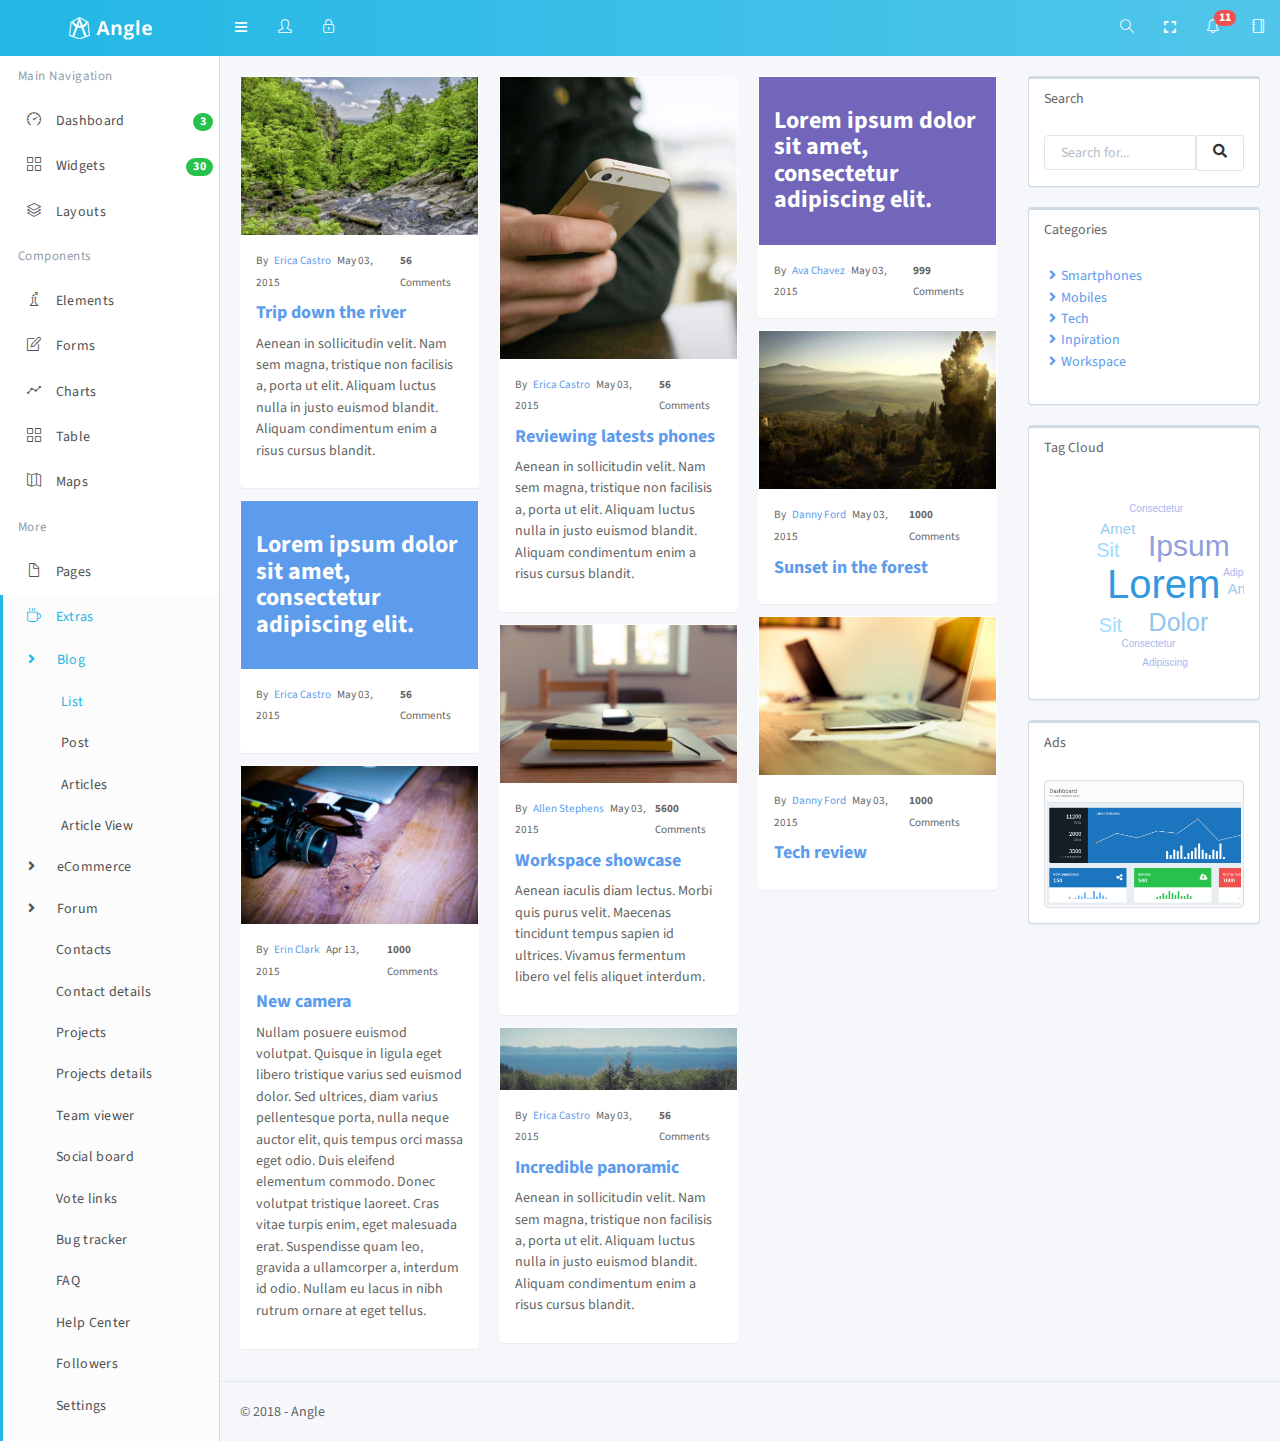
<file: app/blog.html>
<!DOCTYPE html>
<html lang="en">

<head>
   <meta charset="utf-8">
   <meta name="viewport" content="width=device-width, initial-scale=1, maximum-scale=1">
   <meta name="description" content="Bootstrap Admin App + jQuery">
   <meta name="keywords" content="app, responsive, jquery, bootstrap, dashboard, admin">
   <link rel="icon" type="image/x-icon" href="favicon.ico">
   <title>Angle - Bootstrap Admin Template</title>
   <!-- =============== VENDOR STYLES ===============-->
   <!-- FONT AWESOME-->
   <link rel="stylesheet" href="vendor/@fortawesome/fontawesome-free-webfonts/css/fa-brands.css">
   <link rel="stylesheet" href="vendor/@fortawesome/fontawesome-free-webfonts/css/fa-regular.css">
   <link rel="stylesheet" href="vendor/@fortawesome/fontawesome-free-webfonts/css/fa-solid.css">
   <link rel="stylesheet" href="vendor/@fortawesome/fontawesome-free-webfonts/css/fontawesome.css">
   <!-- SIMPLE LINE ICONS-->
   <link rel="stylesheet" href="vendor/simple-line-icons/css/simple-line-icons.css">
   <!-- ANIMATE.CSS-->
   <link rel="stylesheet" href="vendor/animate.css/animate.css">
   <!-- WHIRL (spinners)-->
   <link rel="stylesheet" href="vendor/whirl/dist/whirl.css">
   <!-- =============== PAGE VENDOR STYLES ===============-->
   <!-- JQCLOUD-->
   <link rel="stylesheet" href="vendor/jqcloud2/dist/jqcloud.css">
   <!-- =============== BOOTSTRAP STYLES ===============-->
   <link rel="stylesheet" href="css/bootstrap.css" id="bscss">
   <!-- =============== APP STYLES ===============-->
   <link rel="stylesheet" href="css/app.css" id="maincss">
</head>

<body>
   <div class="wrapper">
      <!-- top navbar-->
      <header class="topnavbar-wrapper">
         <!-- START Top Navbar-->
         <nav class="navbar topnavbar">
            <!-- START navbar header-->
            <div class="navbar-header">
               <a class="navbar-brand" href="#/">
                  <div class="brand-logo">
                     <img class="img-fluid" src="img/logo.png" alt="App Logo">
                  </div>
                  <div class="brand-logo-collapsed">
                     <img class="img-fluid" src="img/logo-single.png" alt="App Logo">
                  </div>
               </a>
            </div>
            <!-- END navbar header-->
            <!-- START Left navbar-->
            <ul class="navbar-nav mr-auto flex-row">
               <li class="nav-item">
                  <!-- Button used to collapse the left sidebar. Only visible on tablet and desktops-->
                  <a class="nav-link d-none d-md-block d-lg-block d-xl-block" href="#" data-trigger-resize="" data-toggle-state="aside-collapsed">
                     <em class="fas fa-bars"></em>
                  </a>
                  <!-- Button to show/hide the sidebar on mobile. Visible on mobile only.-->
                  <a class="nav-link sidebar-toggle d-md-none" href="#" data-toggle-state="aside-toggled" data-no-persist="true">
                     <em class="fas fa-bars"></em>
                  </a>
               </li>
               <!-- START User avatar toggle-->
               <li class="nav-item d-none d-md-block">
                  <!-- Button used to collapse the left sidebar. Only visible on tablet and desktops-->
                  <a class="nav-link" id="user-block-toggle" href="#user-block" data-toggle="collapse">
                     <em class="icon-user"></em>
                  </a>
               </li>
               <!-- END User avatar toggle-->
               <!-- START lock screen-->
               <li class="nav-item d-none d-md-block">
                  <a class="nav-link" href="lock.html" title="Lock screen">
                     <em class="icon-lock"></em>
                  </a>
               </li>
               <!-- END lock screen-->
            </ul>
            <!-- END Left navbar-->
            <!-- START Right Navbar-->
            <ul class="navbar-nav flex-row">
               <!-- Search icon-->
               <li class="nav-item">
                  <a class="nav-link" href="#" data-search-open="">
                     <em class="icon-magnifier"></em>
                  </a>
               </li>
               <!-- Fullscreen (only desktops)-->
               <li class="nav-item d-none d-md-block">
                  <a class="nav-link" href="#" data-toggle-fullscreen="">
                     <em class="fas fa-expand"></em>
                  </a>
               </li>
               <!-- START Alert menu-->
               <li class="nav-item dropdown dropdown-list">
                  <a class="nav-link dropdown-toggle dropdown-toggle-nocaret" href="#" data-toggle="dropdown">
                     <em class="icon-bell"></em>
                     <span class="badge badge-danger">11</span>
                  </a>
                  <!-- START Dropdown menu-->
                  <div class="dropdown-menu dropdown-menu-right animated flipInX">
                     <div class="dropdown-item">
                        <!-- START list group-->
                        <div class="list-group">
                           <!-- list item-->
                           <div class="list-group-item list-group-item-action">
                              <div class="media">
                                 <div class="align-self-start mr-2">
                                    <em class="fab fa-twitter fa-2x text-info"></em>
                                 </div>
                                 <div class="media-body">
                                    <p class="m-0">New followers</p>
                                    <p class="m-0 text-muted text-sm">1 new follower</p>
                                 </div>
                              </div>
                           </div>
                           <!-- list item-->
                           <div class="list-group-item list-group-item-action">
                              <div class="media">
                                 <div class="align-self-start mr-2">
                                    <em class="fas fa-envelope fa-2x text-warning"></em>
                                 </div>
                                 <div class="media-body">
                                    <p class="m-0">New e-mails</p>
                                    <p class="m-0 text-muted text-sm">You have 10 new emails</p>
                                 </div>
                              </div>
                           </div>
                           <!-- list item-->
                           <div class="list-group-item list-group-item-action">
                              <div class="media">
                                 <div class="align-self-start mr-2">
                                    <em class="fas fa-tasks fa-2x text-success"></em>
                                 </div>
                                 <div class="media-body">
                                    <p class="m-0">Pending Tasks</p>
                                    <p class="m-0 text-muted text-sm">11 pending task</p>
                                 </div>
                              </div>
                           </div>
                           <!-- last list item-->
                           <div class="list-group-item list-group-item-action">
                              <span class="d-flex align-items-center">
                                 <span class="text-sm">More notifications</span>
                                 <span class="badge badge-danger ml-auto">14</span>
                              </span>
                           </div>
                        </div>
                        <!-- END list group-->
                     </div>
                  </div>
                  <!-- END Dropdown menu-->
               </li>
               <!-- END Alert menu-->
               <!-- START Offsidebar button-->
               <li class="nav-item">
                  <a class="nav-link" href="#" data-toggle-state="offsidebar-open" data-no-persist="true">
                     <em class="icon-notebook"></em>
                  </a>
               </li>
               <!-- END Offsidebar menu-->
            </ul>
            <!-- END Right Navbar-->
            <!-- START Search form-->
            <form class="navbar-form" role="search" action="search.html">
               <div class="form-group">
                  <input class="form-control" type="text" placeholder="Type and hit enter ...">
                  <div class="fas fa-times navbar-form-close" data-search-dismiss=""></div>
               </div>
               <button class="d-none" type="submit">Submit</button>
            </form>
            <!-- END Search form-->
         </nav>
         <!-- END Top Navbar-->
      </header>
      <!-- sidebar-->
      <aside class="aside-container">
         <!-- START Sidebar (left)-->
         <div class="aside-inner">
            <nav class="sidebar" data-sidebar-anyclick-close="">
               <!-- START sidebar nav-->
               <ul class="sidebar-nav">
                  <!-- START user info-->
                  <li class="has-user-block">
                     <div class="collapse" id="user-block">
                        <div class="item user-block">
                           <!-- User picture-->
                           <div class="user-block-picture">
                              <div class="user-block-status">
                                 <img class="img-thumbnail rounded-circle" src="img/user/02.jpg" alt="Avatar" width="60" height="60">
                                 <div class="circle bg-success circle-lg"></div>
                              </div>
                           </div>
                           <!-- Name and Job-->
                           <div class="user-block-info">
                              <span class="user-block-name">Hello, Mike</span>
                              <span class="user-block-role">Designer</span>
                           </div>
                        </div>
                     </div>
                  </li>
                  <!-- END user info-->
                  <!-- Iterates over all sidebar items-->
                  <li class="nav-heading ">
                     <span data-localize="sidebar.heading.HEADER">Main Navigation</span>
                  </li>
                  <li class=" ">
                     <a href="#dashboard" title="Dashboard" data-toggle="collapse">
                        <div class="float-right badge badge-success">3</div>
                        <em class="icon-speedometer"></em>
                        <span data-localize="sidebar.nav.DASHBOARD">Dashboard</span>
                     </a>
                     <ul class="sidebar-nav sidebar-subnav collapse" id="dashboard">
                        <li class="sidebar-subnav-header">Dashboard</li>
                        <li class=" ">
                           <a href="dashboard.html" title="Dashboard v1">
                              <span>Dashboard v1</span>
                           </a>
                        </li>
                        <li class=" ">
                           <a href="dashboard_v2.html" title="Dashboard v2">
                              <span>Dashboard v2</span>
                           </a>
                        </li>
                        <li class=" ">
                           <a href="dashboard_v3.html" title="Dashboard v3">
                              <span>Dashboard v3</span>
                           </a>
                        </li>
                     </ul>
                  </li>
                  <li class=" ">
                     <a href="widgets.html" title="Widgets">
                        <div class="float-right badge badge-success">30</div>
                        <em class="icon-grid"></em>
                        <span data-localize="sidebar.nav.WIDGETS">Widgets</span>
                     </a>
                  </li>
                  <li class=" ">
                     <a href="#layout" title="Layouts" data-toggle="collapse">
                        <em class="icon-layers"></em>
                        <span>Layouts</span>
                     </a>
                     <ul class="sidebar-nav sidebar-subnav collapse" id="layout">
                        <li class="sidebar-subnav-header">Layouts</li>
                        <li class=" ">
                           <a href="dashboard_h.html" title="Horizontal">
                              <span>Horizontal</span>
                           </a>
                        </li>
                     </ul>
                  </li>
                  <li class="nav-heading ">
                     <span data-localize="sidebar.heading.COMPONENTS">Components</span>
                  </li>
                  <li class=" ">
                     <a href="#elements" title="Elements" data-toggle="collapse">
                        <em class="icon-chemistry"></em>
                        <span data-localize="sidebar.nav.element.ELEMENTS">Elements</span>
                     </a>
                     <ul class="sidebar-nav sidebar-subnav collapse" id="elements">
                        <li class="sidebar-subnav-header">Elements</li>
                        <li class=" ">
                           <a href="buttons.html" title="Buttons">
                              <span data-localize="sidebar.nav.element.BUTTON">Buttons</span>
                           </a>
                        </li>
                        <li class=" ">
                           <a href="notifications.html" title="Notifications">
                              <span data-localize="sidebar.nav.element.NOTIFICATION">Notifications</span>
                           </a>
                        </li>
                        <li class=" ">
                           <a href="sweetalert.html" title="Sweet Alert">
                              <span>Sweet Alert</span>
                           </a>
                        </li>
                        <li class=" ">
                           <a href="carousel.html" title="Carousel">
                              <span data-localize="sidebar.nav.element.INTERACTION">Carousel</span>
                           </a>
                        </li>
                        <li class=" ">
                           <a href="spinners.html" title="Spinners">
                              <span data-localize="sidebar.nav.element.SPINNER">Spinners</span>
                           </a>
                        </li>
                        <li class=" ">
                           <a href="animations.html" title="Animations">
                              <span data-localize="sidebar.nav.element.ANIMATION">Animations</span>
                           </a>
                        </li>
                        <li class=" ">
                           <a href="dropdown-animations.html" title="Dropdown">
                              <span data-localize="sidebar.nav.element.DROPDOWN">Dropdown</span>
                           </a>
                        </li>
                        <li class=" ">
                           <a href="nestable.html" title="Nestable">
                              <span>Nestable</span>
                           </a>
                        </li>
                        <li class=" ">
                           <a href="sortable.html" title="Sortable">
                              <span>Sortable</span>
                           </a>
                        </li>
                        <li class=" ">
                           <a href="cards.html" title="Cards">
                              <span data-localize="sidebar.nav.element.CARDS">Cards</span>
                           </a>
                        </li>
                        <li class=" ">
                           <a href="portlets.html" title="Portlets">
                              <span data-localize="sidebar.nav.element.PORTLET">Portlets</span>
                           </a>
                        </li>
                        <li class=" ">
                           <a href="grid.html" title="Grid">
                              <span data-localize="sidebar.nav.element.GRID">Grid</span>
                           </a>
                        </li>
                        <li class=" ">
                           <a href="grid-masonry.html" title="Grid Masonry">
                              <span data-localize="sidebar.nav.element.GRID_MASONRY">Grid Masonry</span>
                           </a>
                        </li>
                        <li class=" ">
                           <a href="typo.html" title="Typography">
                              <span data-localize="sidebar.nav.element.TYPO">Typography</span>
                           </a>
                        </li>
                        <li class=" ">
                           <a href="icons-font.html" title="Font Icons">
                              <div class="float-right badge badge-success">+400</div>
                              <span data-localize="sidebar.nav.element.FONT_ICON">Font Icons</span>
                           </a>
                        </li>
                        <li class=" ">
                           <a href="icons-weather.html" title="Weather Icons">
                              <div class="float-right badge badge-success">+100</div>
                              <span data-localize="sidebar.nav.element.WEATHER_ICON">Weather Icons</span>
                           </a>
                        </li>
                        <li class=" ">
                           <a href="colors.html" title="Colors">
                              <span data-localize="sidebar.nav.element.COLOR">Colors</span>
                           </a>
                        </li>
                     </ul>
                  </li>
                  <li class=" ">
                     <a href="#forms" title="Forms" data-toggle="collapse">
                        <em class="icon-note"></em>
                        <span data-localize="sidebar.nav.form.FORM">Forms</span>
                     </a>
                     <ul class="sidebar-nav sidebar-subnav collapse" id="forms">
                        <li class="sidebar-subnav-header">Forms</li>
                        <li class=" ">
                           <a href="form-standard.html" title="Standard">
                              <span data-localize="sidebar.nav.form.STANDARD">Standard</span>
                           </a>
                        </li>
                        <li class=" ">
                           <a href="form-extended.html" title="Extended">
                              <span data-localize="sidebar.nav.form.EXTENDED">Extended</span>
                           </a>
                        </li>
                        <li class=" ">
                           <a href="form-validation.html" title="Validation">
                              <span data-localize="sidebar.nav.form.VALIDATION">Validation</span>
                           </a>
                        </li>
                        <li class=" ">
                           <a href="form-wizard.html" title="Wizard">
                              <span>Wizard</span>
                           </a>
                        </li>
                        <li class=" ">
                           <a href="form-upload.html" title="Upload">
                              <span>Upload</span>
                           </a>
                        </li>
                        <li class=" ">
                           <a href="form-xeditable.html" title="xEditable">
                              <span>xEditable</span>
                           </a>
                        </li>
                        <li class=" ">
                           <a href="form-imagecrop.html" title="Cropper">
                              <span>Cropper</span>
                           </a>
                        </li>
                     </ul>
                  </li>
                  <li class=" ">
                     <a href="#charts" title="Charts" data-toggle="collapse">
                        <em class="icon-graph"></em>
                        <span data-localize="sidebar.nav.chart.CHART">Charts</span>
                     </a>
                     <ul class="sidebar-nav sidebar-subnav collapse" id="charts">
                        <li class="sidebar-subnav-header">Charts</li>
                        <li class=" ">
                           <a href="chart-flot.html" title="Flot">
                              <span data-localize="sidebar.nav.chart.FLOT">Flot</span>
                           </a>
                        </li>
                        <li class=" ">
                           <a href="chart-radial.html" title="Radial">
                              <span data-localize="sidebar.nav.chart.RADIAL">Radial</span>
                           </a>
                        </li>
                        <li class=" ">
                           <a href="chart-js.html" title="Chart JS">
                              <span>Chart JS</span>
                           </a>
                        </li>
                        <li class=" ">
                           <a href="chart-rickshaw.html" title="Rickshaw">
                              <span>Rickshaw</span>
                           </a>
                        </li>
                        <li class=" ">
                           <a href="chart-morris.html" title="MorrisJS">
                              <span>MorrisJS</span>
                           </a>
                        </li>
                        <li class=" ">
                           <a href="chart-chartist.html" title="Chartist">
                              <span>Chartist</span>
                           </a>
                        </li>
                     </ul>
                  </li>
                  <li class=" ">
                     <a href="#tables" title="Tables" data-toggle="collapse">
                        <em class="icon-grid"></em>
                        <span data-localize="sidebar.nav.table.TABLE">Tables</span>
                     </a>
                     <ul class="sidebar-nav sidebar-subnav collapse" id="tables">
                        <li class="sidebar-subnav-header">Tables</li>
                        <li class=" ">
                           <a href="table-standard.html" title="Standard">
                              <span data-localize="sidebar.nav.table.STANDARD">Standard</span>
                           </a>
                        </li>
                        <li class=" ">
                           <a href="table-extended.html" title="Extended">
                              <span data-localize="sidebar.nav.table.EXTENDED">Extended</span>
                           </a>
                        </li>
                        <li class=" ">
                           <a href="table-datatable.html" title="DataTables">
                              <span data-localize="sidebar.nav.table.DATATABLE">DataTables</span>
                           </a>
                        </li>
                        <li class=" ">
                           <a href="table-bootgrid.html" title="BootGrid">
                              <span>BootGrid</span>
                           </a>
                        </li>
                     </ul>
                  </li>
                  <li class=" ">
                     <a href="#maps" title="Maps" data-toggle="collapse">
                        <em class="icon-map"></em>
                        <span data-localize="sidebar.nav.map.MAP">Maps</span>
                     </a>
                     <ul class="sidebar-nav sidebar-subnav collapse" id="maps">
                        <li class="sidebar-subnav-header">Maps</li>
                        <li class=" ">
                           <a href="maps-google.html" title="Google Maps">
                              <span data-localize="sidebar.nav.map.GOOGLE">Google Maps</span>
                           </a>
                        </li>
                        <li class=" ">
                           <a href="maps-vector.html" title="Vector Maps">
                              <span data-localize="sidebar.nav.map.VECTOR">Vector Maps</span>
                           </a>
                        </li>
                     </ul>
                  </li>
                  <li class="nav-heading ">
                     <span data-localize="sidebar.heading.MORE">More</span>
                  </li>
                  <li class=" ">
                     <a href="#pages" title="Pages" data-toggle="collapse">
                        <em class="icon-doc"></em>
                        <span data-localize="sidebar.nav.pages.PAGES">Pages</span>
                     </a>
                     <ul class="sidebar-nav sidebar-subnav collapse" id="pages">
                        <li class="sidebar-subnav-header">Pages</li>
                        <li class=" ">
                           <a href="login.html" title="Login">
                              <span data-localize="sidebar.nav.pages.LOGIN">Login</span>
                           </a>
                        </li>
                        <li class=" ">
                           <a href="register.html" title="Sign up">
                              <span data-localize="sidebar.nav.pages.REGISTER">Sign up</span>
                           </a>
                        </li>
                        <li class=" ">
                           <a href="recover.html" title="Recover Password">
                              <span data-localize="sidebar.nav.pages.RECOVER">Recover Password</span>
                           </a>
                        </li>
                        <li class=" ">
                           <a href="lock.html" title="Lock">
                              <span data-localize="sidebar.nav.pages.LOCK">Lock</span>
                           </a>
                        </li>
                        <li class=" ">
                           <a href="template.html" title="Starter Template">
                              <span data-localize="sidebar.nav.pages.STARTER">Starter Template</span>
                           </a>
                        </li>
                        <li class=" ">
                           <a href="404.html" title="404">
                              <span>404</span>
                           </a>
                        </li>
                        <li class=" ">
                           <a href="500.html" title="500">
                              <span>500</span>
                           </a>
                        </li>
                        <li class=" ">
                           <a href="maintenance.html" title="Maintenance">
                              <span>Maintenance</span>
                           </a>
                        </li>
                     </ul>
                  </li>
                  <li class=" ">
                     <a href="#extras" title="Extras" data-toggle="collapse">
                        <em class="icon-cup"></em>
                        <span data-localize="sidebar.nav.extra.EXTRA">Extras</span>
                     </a>
                     <ul class="sidebar-nav sidebar-subnav collapse" id="extras">
                        <li class="sidebar-subnav-header">Extras</li>
                        <li class=" ">
                           <a href="#blog" title="Blog" data-toggle="collapse">
                              <em class="fas fa-angle-right"></em>
                              <span>Blog</span>
                           </a>
                           <ul class="sidebar-nav sidebar-subnav collapse" id="blog">
                              <li class="sidebar-subnav-header">Blog</li>
                              <li class=" active">
                                 <a href="blog.html" title="List">
                                    <span>List</span>
                                 </a>
                              </li>
                              <li class=" ">
                                 <a href="blog-post.html" title="Post">
                                    <span>Post</span>
                                 </a>
                              </li>
                              <li class=" ">
                                 <a href="blog-articles.html" title="Articles">
                                    <span>Articles</span>
                                 </a>
                              </li>
                              <li class=" ">
                                 <a href="blog-article-view.html" title="Article View">
                                    <span>Article View</span>
                                 </a>
                              </li>
                           </ul>
                        </li>
                        <li class=" ">
                           <a href="#ecommerce" title="eCommerce" data-toggle="collapse">
                              <em class="fas fa-angle-right"></em>
                              <span>eCommerce</span>
                           </a>
                           <ul class="sidebar-nav sidebar-subnav collapse" id="ecommerce">
                              <li class="sidebar-subnav-header">eCommerce</li>
                              <li class=" ">
                                 <a href="ecommerce-orders.html" title="Orders">
                                    <div class="float-right badge badge-success">10</div>
                                    <span>Orders</span>
                                 </a>
                              </li>
                              <li class=" ">
                                 <a href="ecommerce-order-view.html" title="Order View">
                                    <span>Order View</span>
                                 </a>
                              </li>
                              <li class=" ">
                                 <a href="ecommerce-products.html" title="Products">
                                    <span>Products</span>
                                 </a>
                              </li>
                              <li class=" ">
                                 <a href="ecommerce-product-view.html" title="Product View">
                                    <span>Product View</span>
                                 </a>
                              </li>
                              <li class=" ">
                                 <a href="ecommerce-checkout.html" title="Checkout">
                                    <span>Checkout</span>
                                 </a>
                              </li>
                           </ul>
                        </li>
                        <li class=" ">
                           <a href="#forum" title="Forum" data-toggle="collapse">
                              <em class="fas fa-angle-right"></em>
                              <span>Forum</span>
                           </a>
                           <ul class="sidebar-nav sidebar-subnav collapse" id="forum">
                              <li class="sidebar-subnav-header">Forum</li>
                              <li class=" ">
                                 <a href="forum-categories.html" title="Categories">
                                    <span>Categories</span>
                                 </a>
                              </li>
                              <li class=" ">
                                 <a href="forum-topics.html" title="Topics">
                                    <span>Topics</span>
                                 </a>
                              </li>
                              <li class=" ">
                                 <a href="forum-discussion.html" title="Discussion">
                                    <span>Discussion</span>
                                 </a>
                              </li>
                           </ul>
                        </li>
                        <li class=" ">
                           <a href="contacts.html" title="Contacts">
                              <span>Contacts</span>
                           </a>
                        </li>
                        <li class=" ">
                           <a href="contact-details.html" title="Contact details">
                              <span>Contact details</span>
                           </a>
                        </li>
                        <li class=" ">
                           <a href="projects.html" title="Projects">
                              <span>Projects</span>
                           </a>
                        </li>
                        <li class=" ">
                           <a href="project-details.html" title="Projects details">
                              <span>Projects details</span>
                           </a>
                        </li>
                        <li class=" ">
                           <a href="team-viewer.html" title="Team viewer">
                              <span>Team viewer</span>
                           </a>
                        </li>
                        <li class=" ">
                           <a href="social-board.html" title="Social board">
                              <span>Social board</span>
                           </a>
                        </li>
                        <li class=" ">
                           <a href="vote-links.html" title="Vote links">
                              <span>Vote links</span>
                           </a>
                        </li>
                        <li class=" ">
                           <a href="bug-tracker.html" title="Bug tracker">
                              <span>Bug tracker</span>
                           </a>
                        </li>
                        <li class=" ">
                           <a href="faq.html" title="FAQ">
                              <span>FAQ</span>
                           </a>
                        </li>
                        <li class=" ">
                           <a href="help-center.html" title="Help Center">
                              <span>Help Center</span>
                           </a>
                        </li>
                        <li class=" ">
                           <a href="followers.html" title="Followers">
                              <span>Followers</span>
                           </a>
                        </li>
                        <li class=" ">
                           <a href="settings.html" title="Settings">
                              <span>Settings</span>
                           </a>
                        </li>
                        <li class=" ">
                           <a href="plans.html" title="Plans">
                              <span>Plans</span>
                           </a>
                        </li>
                        <li class=" ">
                           <a href="file-manager.html" title="File manager">
                              <span>File manager</span>
                           </a>
                        </li>
                        <li class=" ">
                           <a href="mailbox.html" title="Mailbox">
                              <span data-localize="sidebar.nav.extra.MAILBOX">Mailbox</span>
                           </a>
                        </li>
                        <li class=" ">
                           <a href="timeline.html" title="Timeline">
                              <span data-localize="sidebar.nav.extra.TIMELINE">Timeline</span>
                           </a>
                        </li>
                        <li class=" ">
                           <a href="calendar.html" title="Calendar">
                              <span data-localize="sidebar.nav.extra.CALENDAR">Calendar</span>
                           </a>
                        </li>
                        <li class=" ">
                           <a href="invoice.html" title="Invoice">
                              <span data-localize="sidebar.nav.extra.INVOICE">Invoice</span>
                           </a>
                        </li>
                        <li class=" ">
                           <a href="search.html" title="Search">
                              <span data-localize="sidebar.nav.extra.SEARCH">Search</span>
                           </a>
                        </li>
                        <li class=" ">
                           <a href="todo.html" title="Todo List">
                              <span data-localize="sidebar.nav.extra.TODO">Todo List</span>
                           </a>
                        </li>
                        <li class=" ">
                           <a href="profile.html" title="Profile">
                              <span data-localize="sidebar.nav.extra.PROFILE">Profile</span>
                           </a>
                        </li>
                     </ul>
                  </li>
                  <li class=" ">
                     <a href="#multilevel" title="Multilevel" data-toggle="collapse">
                        <em class="far fa-folder-open"></em>
                        <span>Multilevel</span>
                     </a>
                     <ul class="sidebar-nav sidebar-subnav collapse" id="multilevel">
                        <li class="sidebar-subnav-header">Multilevel</li>
                        <li class=" ">
                           <a href="#level1" title="Level 1" data-toggle="collapse">
                              <span>Level 1</span>
                           </a>
                           <ul class="sidebar-nav sidebar-subnav collapse" id="level1">
                              <li class="sidebar-subnav-header">Level 1</li>
                              <li class=" ">
                                 <a href="multilevel-1.html" title="Level1 Item">
                                    <span>Level1 Item</span>
                                 </a>
                              </li>
                              <li class=" ">
                                 <a href="#level2" title="Level 2" data-toggle="collapse">
                                    <span>Level 2</span>
                                 </a>
                                 <ul class="sidebar-nav sidebar-subnav collapse" id="level2">
                                    <li class="sidebar-subnav-header">Level 2</li>
                                    <li class=" ">
                                       <a href="#level3" title="Level 3" data-toggle="collapse">
                                          <span>Level 3</span>
                                       </a>
                                       <ul class="sidebar-nav sidebar-subnav collapse" id="level3">
                                          <li class="sidebar-subnav-header">Level 3</li>
                                          <li class=" ">
                                             <a href="multilevel-3.html" title="Level3 Item">
                                                <span>Level3 Item</span>
                                             </a>
                                          </li>
                                       </ul>
                                    </li>
                                 </ul>
                              </li>
                           </ul>
                        </li>
                     </ul>
                  </li>
               </ul>
               <!-- END sidebar nav-->
            </nav>
         </div>
         <!-- END Sidebar (left)-->
      </aside>
      <!-- offsidebar-->
      <aside class="offsidebar d-none">
         <!-- START Off Sidebar (right)-->
         <nav>
            <div role="tabpanel">
               <!-- Nav tabs-->
               <ul class="nav nav-tabs nav-justified" role="tablist">
                  <li class="nav-item" role="presentation">
                     <a class="nav-link active" href="#app-settings" aria-controls="app-settings" role="tab" data-toggle="tab">
                        <em class="icon-equalizer fa-lg"></em>
                     </a>
                  </li>
                  <li class="nav-item" role="presentation">
                     <a class="nav-link" href="#app-chat" aria-controls="app-chat" role="tab" data-toggle="tab">
                        <em class="icon-user fa-lg"></em>
                     </a>
                  </li>
               </ul>
               <!-- Tab panes-->
               <div class="tab-content">
                  <div class="tab-pane fade active show" id="app-settings" role="tabpanel">
                     <h3 class="text-center text-thin mt-4">Settings</h3>
                     <div class="p-2">
                        <h4 class="text-muted text-thin">Themes</h4>
                        <div class="row row-flush mb-2">
                           <div class="col mb-2">
                              <div class="setting-color">
                                 <label data-load-css="css/theme-a.css">
                                    <input type="radio" name="setting-theme" checked="checked">
                                    <span class="icon-check"></span>
                                    <span class="split">
                                       <span class="color bg-info"></span>
                                       <span class="color bg-info-light"></span>
                                    </span>
                                    <span class="color bg-white"></span>
                                 </label>
                              </div>
                           </div>
                           <div class="col mb-2">
                              <div class="setting-color">
                                 <label data-load-css="css/theme-b.css">
                                    <input type="radio" name="setting-theme">
                                    <span class="icon-check"></span>
                                    <span class="split">
                                       <span class="color bg-green"></span>
                                       <span class="color bg-green-light"></span>
                                    </span>
                                    <span class="color bg-white"></span>
                                 </label>
                              </div>
                           </div>
                           <div class="col mb-2">
                              <div class="setting-color">
                                 <label data-load-css="css/theme-c.css">
                                    <input type="radio" name="setting-theme">
                                    <span class="icon-check"></span>
                                    <span class="split">
                                       <span class="color bg-purple"></span>
                                       <span class="color bg-purple-light"></span>
                                    </span>
                                    <span class="color bg-white"></span>
                                 </label>
                              </div>
                           </div>
                           <div class="col mb-2">
                              <div class="setting-color">
                                 <label data-load-css="css/theme-d.css">
                                    <input type="radio" name="setting-theme">
                                    <span class="icon-check"></span>
                                    <span class="split">
                                       <span class="color bg-danger"></span>
                                       <span class="color bg-danger-light"></span>
                                    </span>
                                    <span class="color bg-white"></span>
                                 </label>
                              </div>
                           </div>
                        </div>
                        <div class="row row-flush mb-2">
                           <div class="col mb-2">
                              <div class="setting-color">
                                 <label data-load-css="css/theme-e.css">
                                    <input type="radio" name="setting-theme">
                                    <span class="icon-check"></span>
                                    <span class="split">
                                       <span class="color bg-info-dark"></span>
                                       <span class="color bg-info"></span>
                                    </span>
                                    <span class="color bg-gray-dark"></span>
                                 </label>
                              </div>
                           </div>
                           <div class="col mb-2">
                              <div class="setting-color">
                                 <label data-load-css="css/theme-f.css">
                                    <input type="radio" name="setting-theme">
                                    <span class="icon-check"></span>
                                    <span class="split">
                                       <span class="color bg-green-dark"></span>
                                       <span class="color bg-green"></span>
                                    </span>
                                    <span class="color bg-gray-dark"></span>
                                 </label>
                              </div>
                           </div>
                           <div class="col mb-2">
                              <div class="setting-color">
                                 <label data-load-css="css/theme-g.css">
                                    <input type="radio" name="setting-theme">
                                    <span class="icon-check"></span>
                                    <span class="split">
                                       <span class="color bg-purple-dark"></span>
                                       <span class="color bg-purple"></span>
                                    </span>
                                    <span class="color bg-gray-dark"></span>
                                 </label>
                              </div>
                           </div>
                           <div class="col mb-2">
                              <div class="setting-color">
                                 <label data-load-css="css/theme-h.css">
                                    <input type="radio" name="setting-theme">
                                    <span class="icon-check"></span>
                                    <span class="split">
                                       <span class="color bg-danger-dark"></span>
                                       <span class="color bg-danger"></span>
                                    </span>
                                    <span class="color bg-gray-dark"></span>
                                 </label>
                              </div>
                           </div>
                        </div>
                     </div>
                     <div class="p-2">
                        <h4 class="text-muted text-thin">Layout</h4>
                        <div class="clearfix">
                           <p class="float-left">Fixed</p>
                           <div class="float-right">
                              <label class="switch">
                                 <input id="chk-fixed" type="checkbox" data-toggle-state="layout-fixed">
                                 <span></span>
                              </label>
                           </div>
                        </div>
                        <div class="clearfix">
                           <p class="float-left">Boxed</p>
                           <div class="float-right">
                              <label class="switch">
                                 <input id="chk-boxed" type="checkbox" data-toggle-state="layout-boxed">
                                 <span></span>
                              </label>
                           </div>
                        </div>
                        <div class="clearfix">
                           <p class="float-left">RTL</p>
                           <div class="float-right">
                              <label class="switch">
                                 <input id="chk-rtl" type="checkbox">
                                 <span></span>
                              </label>
                           </div>
                        </div>
                     </div>
                     <div class="p-2">
                        <h4 class="text-muted text-thin">Aside</h4>
                        <div class="clearfix">
                           <p class="float-left">Collapsed</p>
                           <div class="float-right">
                              <label class="switch">
                                 <input id="chk-collapsed" type="checkbox" data-toggle-state="aside-collapsed">
                                 <span></span>
                              </label>
                           </div>
                        </div>
                        <div class="clearfix">
                           <p class="float-left">Collapsed Text</p>
                           <div class="float-right">
                              <label class="switch">
                                 <input id="chk-collapsed-text" type="checkbox" data-toggle-state="aside-collapsed-text">
                                 <span></span>
                              </label>
                           </div>
                        </div>
                        <div class="clearfix">
                           <p class="float-left">Float</p>
                           <div class="float-right">
                              <label class="switch">
                                 <input id="chk-float" type="checkbox" data-toggle-state="aside-float">
                                 <span></span>
                              </label>
                           </div>
                        </div>
                        <div class="clearfix">
                           <p class="float-left">Hover</p>
                           <div class="float-right">
                              <label class="switch">
                                 <input id="chk-hover" type="checkbox" data-toggle-state="aside-hover">
                                 <span></span>
                              </label>
                           </div>
                        </div>
                        <div class="clearfix">
                           <p class="float-left">Show Scrollbar</p>
                           <div class="float-right">
                              <label class="switch">
                                 <input id="chk-scroll" type="checkbox" data-toggle-state="show-scrollbar" data-target=".sidebar">
                                 <span></span>
                              </label>
                           </div>
                        </div>
                     </div>
                  </div>
                  <div class="tab-pane fade" id="app-chat" role="tabpanel">
                     <h3 class="text-center text-thin mt-4">Connections</h3>
                     <div class="list-group">
                        <!-- START list title-->
                        <div class="list-group-item border-0">
                           <small class="text-muted">ONLINE</small>
                        </div>
                        <!-- END list title-->
                        <div class="list-group-item list-group-item-action border-0">
                           <div class="media">
                              <img class="align-self-center mr-3 rounded-circle thumb48" src="img/user/05.jpg" alt="Image">
                              <div class="media-body text-truncate">
                                 <a href="#">
                                    <strong>Juan Sims</strong>
                                 </a>
                                 <br>
                                 <small class="text-muted">Designeer</small>
                              </div>
                              <div class="ml-auto">
                                 <span class="circle bg-success circle-lg"></span>
                              </div>
                           </div>
                        </div>
                        <div class="list-group-item list-group-item-action border-0">
                           <div class="media">
                              <img class="align-self-center mr-3 rounded-circle thumb48" src="img/user/06.jpg" alt="Image">
                              <div class="media-body text-truncate">
                                 <a href="#">
                                    <strong>Maureen Jenkins</strong>
                                 </a>
                                 <br>
                                 <small class="text-muted">Designeer</small>
                              </div>
                              <div class="ml-auto">
                                 <span class="circle bg-success circle-lg"></span>
                              </div>
                           </div>
                        </div>
                        <div class="list-group-item list-group-item-action border-0">
                           <div class="media">
                              <img class="align-self-center mr-3 rounded-circle thumb48" src="img/user/07.jpg" alt="Image">
                              <div class="media-body text-truncate">
                                 <a href="#">
                                    <strong>Billie Dunn</strong>
                                 </a>
                                 <br>
                                 <small class="text-muted">Designeer</small>
                              </div>
                              <div class="ml-auto">
                                 <span class="circle bg-danger circle-lg"></span>
                              </div>
                           </div>
                        </div>
                        <div class="list-group-item list-group-item-action border-0">
                           <div class="media">
                              <img class="align-self-center mr-3 rounded-circle thumb48" src="img/user/08.jpg" alt="Image">
                              <div class="media-body text-truncate">
                                 <a href="#">
                                    <strong>Tomothy Roberts</strong>
                                 </a>
                                 <br>
                                 <small class="text-muted">Designeer</small>
                              </div>
                              <div class="ml-auto">
                                 <span class="circle bg-warning circle-lg"></span>
                              </div>
                           </div>
                        </div>
                        <!-- START list title-->
                        <div class="list-group-item border-0">
                           <small class="text-muted">OFFLINE</small>
                        </div>
                        <!-- END list title-->
                        <div class="list-group-item list-group-item-action border-0">
                           <div class="media">
                              <img class="align-self-center mr-3 rounded-circle thumb48" src="img/user/09.jpg" alt="Image">
                              <div class="media-body text-truncate">
                                 <a href="#">
                                    <strong>Lawrence Robinson</strong>
                                 </a>
                                 <br>
                                 <small class="text-muted">Designeer</small>
                              </div>
                              <div class="ml-auto">
                                 <span class="circle bg-warning circle-lg"></span>
                              </div>
                           </div>
                        </div>
                        <div class="list-group-item list-group-item-action border-0">
                           <div class="media">
                              <img class="align-self-center mr-3 rounded-circle thumb48" src="img/user/10.jpg" alt="Image">
                              <div class="media-body text-truncate">
                                 <a href="#">
                                    <strong>Tyrone Owens</strong>
                                 </a>
                                 <br>
                                 <small class="text-muted">Designeer</small>
                              </div>
                              <div class="ml-auto">
                                 <span class="circle bg-warning circle-lg"></span>
                              </div>
                           </div>
                        </div>
                     </div>
                     <div class="px-3 py-4 text-center">
                        <!-- Optional link to list more users-->
                        <a class="btn btn-purple btn-sm" href="#" title="See more contacts">
                           <strong>Load more..</strong>
                        </a>
                     </div>
                     <!-- Extra items-->
                     <div class="px-3 py-2">
                        <p>
                           <small class="text-muted">Tasks completion</small>
                        </p>
                        <div class="progress progress-xs m-0">
                           <div class="progress-bar bg-success" role="progressbar" aria-valuenow="80" aria-valuemin="0" aria-valuemax="100" style="width: 80%">
                              <span class="sr-only">80% Complete</span>
                           </div>
                        </div>
                     </div>
                     <div class="px-3 py-2">
                        <p>
                           <small class="text-muted">Upload quota</small>
                        </p>
                        <div class="progress progress-xs m-0">
                           <div class="progress-bar bg-warning" role="progressbar" aria-valuenow="40" aria-valuemin="0" aria-valuemax="100" style="width: 40%">
                              <span class="sr-only">40% Complete</span>
                           </div>
                        </div>
                     </div>
                  </div>
               </div>
            </div>
         </nav>
         <!-- END Off Sidebar (right)-->
      </aside>
      <!-- Main section-->
      <section class="section-container">
         <!-- Page content-->
         <div class="content-wrapper">
            <div class="row">
               <!-- Blog Content-->
               <div class="col-xl-9">
                  <div class="card-columns">
                     <div class="card">
                        <a href="#">
                           <img class="img-fluid" src="img/bg1.jpg" alt="demo">
                        </a>
                        <div class="card-body">
                           <p class="d-flex">
                              <span>
                                 <small class="mr-1">By
                                    <a class="ml-1" href="#">Erica Castro</a>
                                 </small>
                                 <small class="mr-1">May 03, 2015</small>
                              </span>
                              <span class="ml-auto">
                                 <small>
                                    <strong>56</strong>
                                    <span>Comments</span>
                                 </small>
                              </span>
                           </p>
                           <h4>
                              <a href="#">Trip down the river</a>
                           </h4>
                           <p>Aenean in sollicitudin velit. Nam sem magna, tristique non facilisis a, porta ut elit. Aliquam luctus nulla in justo euismod blandit. Aliquam condimentum enim a risus cursus blandit.</p>
                        </div>
                     </div>
                     <div class="card">
                        <div class="card-body bg-primary">
                           <h3 class="my-3">Lorem ipsum dolor sit amet, consectetur adipiscing elit.</h3>
                        </div>
                        <div class="card-body">
                           <p class="d-flex">
                              <span>
                                 <small class="mr-1">By
                                    <a class="ml-1" href="#">Erica Castro</a>
                                 </small>
                                 <small class="mr-1">May 03, 2015</small>
                              </span>
                              <span class="ml-auto">
                                 <small>
                                    <strong>56</strong>
                                    <span>Comments</span>
                                 </small>
                              </span>
                           </p>
                        </div>
                     </div>
                     <div class="card">
                        <a href="#">
                           <img class="img-fluid" src="img/bg10.jpg" alt="demo">
                        </a>
                        <div class="card-body">
                           <p class="d-flex">
                              <span>
                                 <small class="mr-1">By
                                    <a class="ml-1" href="#">Erin Clark</a>
                                 </small>
                                 <small class="mr-1">Apr 13, 2015</small>
                              </span>
                              <span class="ml-auto">
                                 <small>
                                    <strong>1000</strong>
                                    <span>Comments</span>
                                 </small>
                              </span>
                           </p>
                           <h4>
                              <a href="#">New camera</a>
                           </h4>
                           <p>Nullam posuere euismod volutpat. Quisque in ligula eget libero tristique varius sed euismod dolor. Sed ultrices, diam varius pellentesque porta, nulla neque auctor elit, quis tempus orci massa eget odio. Duis eleifend elementum
                              commodo. Donec volutpat tristique laoreet. Cras vitae turpis enim, eget malesuada erat. Suspendisse quam leo, gravida a ullamcorper a, interdum id odio. Nullam eu lacus in nibh rutrum ornare at eget tellus.</p>
                        </div>
                     </div>
                     <div class="card">
                        <a href="#">
                           <img class="img-fluid" src="img/bg2.jpg" alt="demo">
                        </a>
                        <div class="card-body">
                           <p class="d-flex">
                              <span>
                                 <small class="mr-1">By
                                    <a class="ml-1" href="#">Erica Castro</a>
                                 </small>
                                 <small class="mr-1">May 03, 2015</small>
                              </span>
                              <span class="ml-auto">
                                 <small>
                                    <strong>56</strong>
                                    <span>Comments</span>
                                 </small>
                              </span>
                           </p>
                           <h4>
                              <a href="#">Reviewing latests phones</a>
                           </h4>
                           <p>Aenean in sollicitudin velit. Nam sem magna, tristique non facilisis a, porta ut elit. Aliquam luctus nulla in justo euismod blandit. Aliquam condimentum enim a risus cursus blandit.</p>
                        </div>
                     </div>
                     <div class="card">
                        <a href="#">
                           <img class="img-fluid" src="img/bg8.jpg" alt="demo">
                        </a>
                        <div class="card-body">
                           <p class="d-flex">
                              <span>
                                 <small class="mr-1">By
                                    <a class="ml-1" href="#">Allen Stephens</a>
                                 </small>
                                 <small class="mr-1">May 03, 2015</small>
                              </span>
                              <span class="ml-auto">
                                 <small>
                                    <strong>5600</strong>
                                    <span>Comments</span>
                                 </small>
                              </span>
                           </p>
                           <h4>
                              <a href="#">Workspace showcase</a>
                           </h4>
                           <p>Aenean iaculis diam lectus. Morbi quis purus velit. Maecenas tincidunt tempus sapien id ultrices. Vivamus fermentum libero vel felis aliquet interdum.</p>
                        </div>
                     </div>
                     <div class="card">
                        <a href="#">
                           <img class="img-fluid" src="img/bg3.jpg" alt="demo">
                        </a>
                        <div class="card-body">
                           <p class="d-flex">
                              <span>
                                 <small class="mr-1">By
                                    <a class="ml-1" href="#">Erica Castro</a>
                                 </small>
                                 <small class="mr-1">May 03, 2015</small>
                              </span>
                              <span class="ml-auto">
                                 <small>
                                    <strong>56</strong>
                                    <span>Comments</span>
                                 </small>
                              </span>
                           </p>
                           <h4>
                              <a href="#">Incredible panoramic</a>
                           </h4>
                           <p>Aenean in sollicitudin velit. Nam sem magna, tristique non facilisis a, porta ut elit. Aliquam luctus nulla in justo euismod blandit. Aliquam condimentum enim a risus cursus blandit.</p>
                        </div>
                     </div>
                     <div class="card">
                        <div class="card-body bg-purple">
                           <h3 class="my-3">Lorem ipsum dolor sit amet, consectetur adipiscing elit.</h3>
                        </div>
                        <div class="card-body">
                           <p class="d-flex m-0">
                              <span>
                                 <small class="mr-1">By
                                    <a class="ml-1" href="#">Ava Chavez</a>
                                 </small>
                                 <small class="mr-1">May 03, 2015</small>
                              </span>
                              <span class="ml-auto">
                                 <small>
                                    <strong>999</strong>
                                    <span>Comments</span>
                                 </small>
                              </span>
                           </p>
                        </div>
                     </div>
                     <div class="card">
                        <a href="#">
                           <img class="img-fluid" src="img/bg4.jpg" alt="demo">
                        </a>
                        <div class="card-body">
                           <p class="d-flex">
                              <span>
                                 <small class="mr-1">By
                                    <a class="ml-1" href="#">Danny Ford</a>
                                 </small>
                                 <small class="mr-1">May 03, 2015</small>
                              </span>
                              <span class="ml-auto">
                                 <small>
                                    <strong>1000</strong>
                                    <span>Comments</span>
                                 </small>
                              </span>
                           </p>
                           <h4>
                              <a href="#">Sunset in the forest</a>
                           </h4>
                        </div>
                     </div>
                     <div class="card">
                        <a href="#">
                           <img class="img-fluid" src="img/bg5.jpg" alt="demo">
                        </a>
                        <div class="card-body">
                           <p class="d-flex">
                              <span>
                                 <small class="mr-1">By
                                    <a class="ml-1" href="#">Danny Ford</a>
                                 </small>
                                 <small class="mr-1">May 03, 2015</small>
                              </span>
                              <span class="ml-auto">
                                 <small>
                                    <strong>1000</strong>
                                    <span>Comments</span>
                                 </small>
                              </span>
                           </p>
                           <h4>
                              <a href="#">Tech review</a>
                           </h4>
                        </div>
                     </div>
                  </div>
               </div>
               <!-- Blog Sidebar-->
               <div class="col-xl-3">
                  <!-- Search-->
                  <div class="card card-default">
                     <div class="card-header">Search</div>
                     <div class="card-body">
                        <form class="form-horizontal">
                           <div class="input-group">
                              <input class="form-control" type="text" placeholder="Search for...">
                              <span class="input-group-btn">
                                 <button class="btn btn-secondary" type="button">
                                    <em class="fa fa-search"></em>
                                 </button>
                              </span>
                           </div>
                        </form>
                     </div>
                  </div>
                  <!-- Categories-->
                  <div class="card card-default">
                     <div class="card-header">Categories</div>
                     <div class="card-body">
                        <ul class="list-unstyled">
                           <li>
                              <a href="#">
                                 <em class="fa fa-angle-right fa-fw"></em>Smartphones</a>
                           </li>
                           <li>
                              <a href="#">
                                 <em class="fa fa-angle-right fa-fw"></em>Mobiles</a>
                           </li>
                           <li>
                              <a href="#">
                                 <em class="fa fa-angle-right fa-fw"></em>Tech</a>
                           </li>
                           <li>
                              <a href="#">
                                 <em class="fa fa-angle-right fa-fw"></em>Inpiration</a>
                           </li>
                           <li>
                              <a href="#">
                                 <em class="fa fa-angle-right fa-fw"></em>Workspace</a>
                           </li>
                        </ul>
                     </div>
                  </div>
                  <!-- Tag Cloud-->
                  <div class="card card-default">
                     <div class="card-header">Tag Cloud</div>
                     <div class="card-body">
                        <div class="mw-100" id="jqcloud"></div>
                     </div>
                  </div>
                  <!-- Ads-->
                  <div class="card card-default">
                     <div class="card-header">Ads</div>
                     <div class="card-body">
                        <a href="#">
                           <img class="img-fluid img-thumbnail" src="img/mockup.png" alt="demo">
                        </a>
                     </div>
                  </div>
               </div>
            </div>
         </div>
      </section>
      <!-- Page footer-->
      <footer class="footer-container">
         <span>&copy; 2018 - Angle</span>
      </footer>
   </div>
   <!-- =============== VENDOR SCRIPTS ===============-->
   <!-- MODERNIZR-->
   <script src="vendor/modernizr/modernizr.custom.js"></script>
   <!-- JQUERY-->
   <script src="vendor/jquery/dist/jquery.js"></script>
   <!-- BOOTSTRAP-->
   <script src="vendor/popper.js/dist/umd/popper.js"></script>
   <script src="vendor/bootstrap/dist/js/bootstrap.js"></script>
   <!-- STORAGE API-->
   <script src="vendor/js-storage/js.storage.js"></script>
   <!-- JQUERY EASING-->
   <script src="vendor/jquery.easing/jquery.easing.js"></script>
   <!-- ANIMO-->
   <script src="vendor/animo/animo.js"></script>
   <!-- SCREENFULL-->
   <script src="vendor/screenfull/dist/screenfull.js"></script>
   <!-- LOCALIZE-->
   <script src="vendor/jquery-localize/dist/jquery.localize.js"></script>
   <!-- =============== PAGE VENDOR SCRIPTS ===============-->
   <!-- JQCLOUD-->
   <script src="vendor/jqcloud2/dist/jqcloud.js"></script>
   <!-- =============== APP SCRIPTS ===============-->
   <script src="js/app.js"></script>
</body>

</html>
</file>
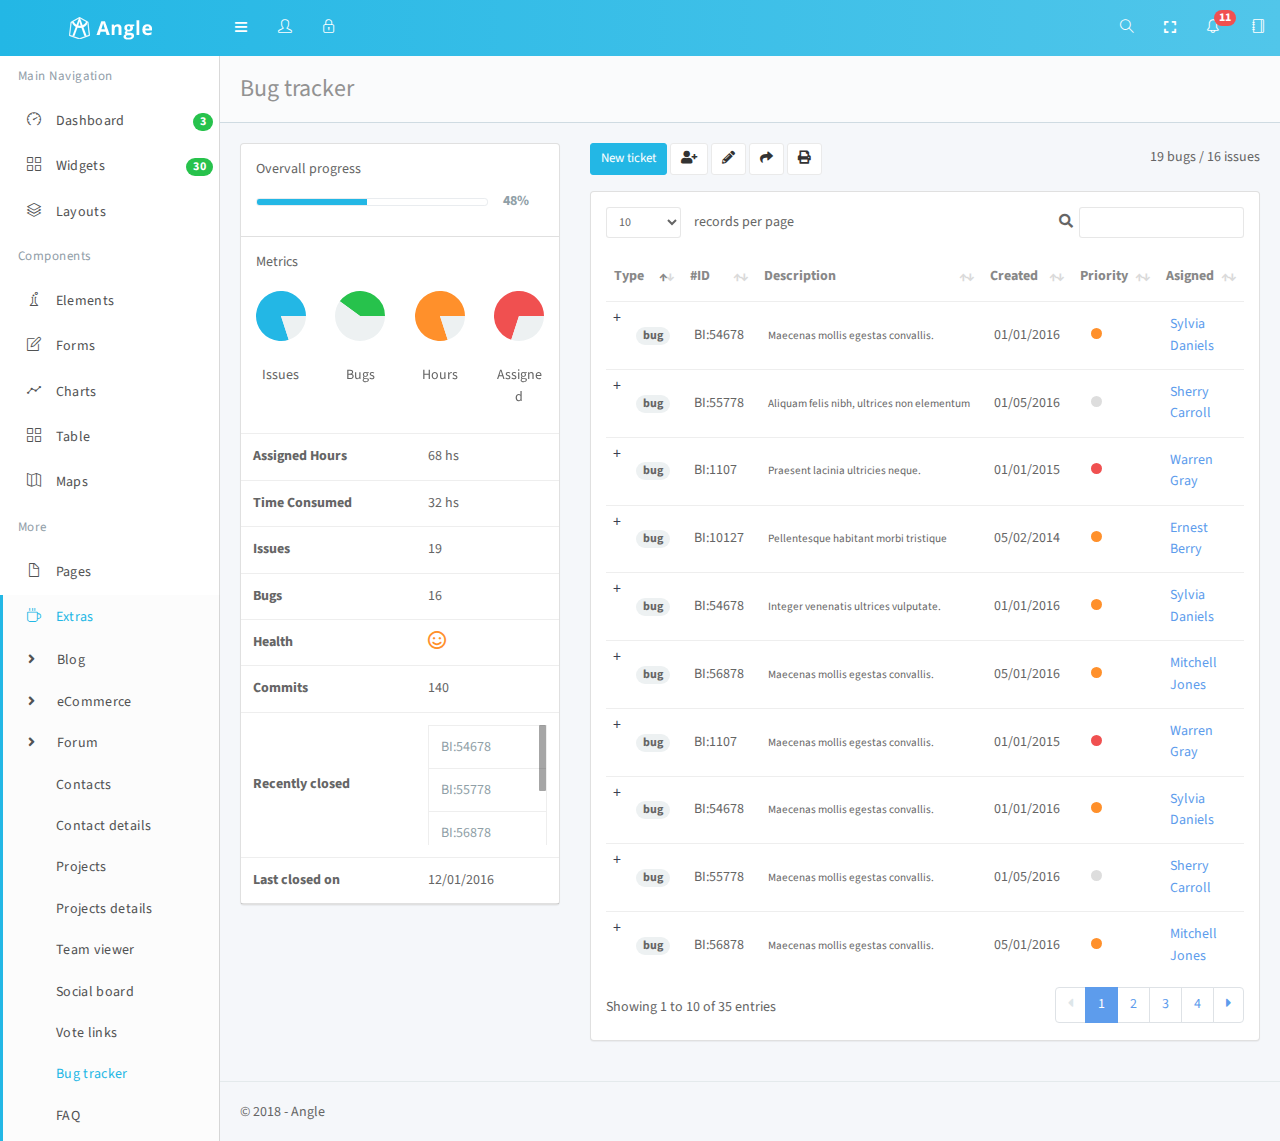
<file: app/bug-tracker.html>
<!DOCTYPE html>
<html lang="en">

<head>
   <meta charset="utf-8">
   <meta name="viewport" content="width=device-width, initial-scale=1, maximum-scale=1">
   <meta name="description" content="Bootstrap Admin App + jQuery">
   <meta name="keywords" content="app, responsive, jquery, bootstrap, dashboard, admin">
   <link rel="icon" type="image/x-icon" href="favicon.ico">
   <title>Angle - Bootstrap Admin Template</title>
   <!-- =============== VENDOR STYLES ===============-->
   <!-- FONT AWESOME-->
   <link rel="stylesheet" href="vendor/@fortawesome/fontawesome-free-webfonts/css/fa-brands.css">
   <link rel="stylesheet" href="vendor/@fortawesome/fontawesome-free-webfonts/css/fa-regular.css">
   <link rel="stylesheet" href="vendor/@fortawesome/fontawesome-free-webfonts/css/fa-solid.css">
   <link rel="stylesheet" href="vendor/@fortawesome/fontawesome-free-webfonts/css/fontawesome.css">
   <!-- SIMPLE LINE ICONS-->
   <link rel="stylesheet" href="vendor/simple-line-icons/css/simple-line-icons.css">
   <!-- ANIMATE.CSS-->
   <link rel="stylesheet" href="vendor/animate.css/animate.css">
   <!-- WHIRL (spinners)-->
   <link rel="stylesheet" href="vendor/whirl/dist/whirl.css">
   <!-- =============== PAGE VENDOR STYLES ===============-->
   <!-- Datatables-->
   <link rel="stylesheet" href="vendor/datatables.net-bs4/css/dataTables.bootstrap4.css">
   <link rel="stylesheet" href="vendor/datatables.net-keytable-bs/css/keyTable.bootstrap.css">
   <link rel="stylesheet" href="vendor/datatables.net-responsive-bs/css/responsive.bootstrap.css">
   <!-- =============== BOOTSTRAP STYLES ===============-->
   <link rel="stylesheet" href="css/bootstrap.css" id="bscss">
   <!-- =============== APP STYLES ===============-->
   <link rel="stylesheet" href="css/app.css" id="maincss">
</head>

<body>
   <div class="wrapper">
      <!-- top navbar-->
      <header class="topnavbar-wrapper">
         <!-- START Top Navbar-->
         <nav class="navbar topnavbar">
            <!-- START navbar header-->
            <div class="navbar-header">
               <a class="navbar-brand" href="#/">
                  <div class="brand-logo">
                     <img class="img-fluid" src="img/logo.png" alt="App Logo">
                  </div>
                  <div class="brand-logo-collapsed">
                     <img class="img-fluid" src="img/logo-single.png" alt="App Logo">
                  </div>
               </a>
            </div>
            <!-- END navbar header-->
            <!-- START Left navbar-->
            <ul class="navbar-nav mr-auto flex-row">
               <li class="nav-item">
                  <!-- Button used to collapse the left sidebar. Only visible on tablet and desktops-->
                  <a class="nav-link d-none d-md-block d-lg-block d-xl-block" href="#" data-trigger-resize="" data-toggle-state="aside-collapsed">
                     <em class="fas fa-bars"></em>
                  </a>
                  <!-- Button to show/hide the sidebar on mobile. Visible on mobile only.-->
                  <a class="nav-link sidebar-toggle d-md-none" href="#" data-toggle-state="aside-toggled" data-no-persist="true">
                     <em class="fas fa-bars"></em>
                  </a>
               </li>
               <!-- START User avatar toggle-->
               <li class="nav-item d-none d-md-block">
                  <!-- Button used to collapse the left sidebar. Only visible on tablet and desktops-->
                  <a class="nav-link" id="user-block-toggle" href="#user-block" data-toggle="collapse">
                     <em class="icon-user"></em>
                  </a>
               </li>
               <!-- END User avatar toggle-->
               <!-- START lock screen-->
               <li class="nav-item d-none d-md-block">
                  <a class="nav-link" href="lock.html" title="Lock screen">
                     <em class="icon-lock"></em>
                  </a>
               </li>
               <!-- END lock screen-->
            </ul>
            <!-- END Left navbar-->
            <!-- START Right Navbar-->
            <ul class="navbar-nav flex-row">
               <!-- Search icon-->
               <li class="nav-item">
                  <a class="nav-link" href="#" data-search-open="">
                     <em class="icon-magnifier"></em>
                  </a>
               </li>
               <!-- Fullscreen (only desktops)-->
               <li class="nav-item d-none d-md-block">
                  <a class="nav-link" href="#" data-toggle-fullscreen="">
                     <em class="fas fa-expand"></em>
                  </a>
               </li>
               <!-- START Alert menu-->
               <li class="nav-item dropdown dropdown-list">
                  <a class="nav-link dropdown-toggle dropdown-toggle-nocaret" href="#" data-toggle="dropdown">
                     <em class="icon-bell"></em>
                     <span class="badge badge-danger">11</span>
                  </a>
                  <!-- START Dropdown menu-->
                  <div class="dropdown-menu dropdown-menu-right animated flipInX">
                     <div class="dropdown-item">
                        <!-- START list group-->
                        <div class="list-group">
                           <!-- list item-->
                           <div class="list-group-item list-group-item-action">
                              <div class="media">
                                 <div class="align-self-start mr-2">
                                    <em class="fab fa-twitter fa-2x text-info"></em>
                                 </div>
                                 <div class="media-body">
                                    <p class="m-0">New followers</p>
                                    <p class="m-0 text-muted text-sm">1 new follower</p>
                                 </div>
                              </div>
                           </div>
                           <!-- list item-->
                           <div class="list-group-item list-group-item-action">
                              <div class="media">
                                 <div class="align-self-start mr-2">
                                    <em class="fas fa-envelope fa-2x text-warning"></em>
                                 </div>
                                 <div class="media-body">
                                    <p class="m-0">New e-mails</p>
                                    <p class="m-0 text-muted text-sm">You have 10 new emails</p>
                                 </div>
                              </div>
                           </div>
                           <!-- list item-->
                           <div class="list-group-item list-group-item-action">
                              <div class="media">
                                 <div class="align-self-start mr-2">
                                    <em class="fas fa-tasks fa-2x text-success"></em>
                                 </div>
                                 <div class="media-body">
                                    <p class="m-0">Pending Tasks</p>
                                    <p class="m-0 text-muted text-sm">11 pending task</p>
                                 </div>
                              </div>
                           </div>
                           <!-- last list item-->
                           <div class="list-group-item list-group-item-action">
                              <span class="d-flex align-items-center">
                                 <span class="text-sm">More notifications</span>
                                 <span class="badge badge-danger ml-auto">14</span>
                              </span>
                           </div>
                        </div>
                        <!-- END list group-->
                     </div>
                  </div>
                  <!-- END Dropdown menu-->
               </li>
               <!-- END Alert menu-->
               <!-- START Offsidebar button-->
               <li class="nav-item">
                  <a class="nav-link" href="#" data-toggle-state="offsidebar-open" data-no-persist="true">
                     <em class="icon-notebook"></em>
                  </a>
               </li>
               <!-- END Offsidebar menu-->
            </ul>
            <!-- END Right Navbar-->
            <!-- START Search form-->
            <form class="navbar-form" role="search" action="search.html">
               <div class="form-group">
                  <input class="form-control" type="text" placeholder="Type and hit enter ...">
                  <div class="fas fa-times navbar-form-close" data-search-dismiss=""></div>
               </div>
               <button class="d-none" type="submit">Submit</button>
            </form>
            <!-- END Search form-->
         </nav>
         <!-- END Top Navbar-->
      </header>
      <!-- sidebar-->
      <aside class="aside-container">
         <!-- START Sidebar (left)-->
         <div class="aside-inner">
            <nav class="sidebar" data-sidebar-anyclick-close="">
               <!-- START sidebar nav-->
               <ul class="sidebar-nav">
                  <!-- START user info-->
                  <li class="has-user-block">
                     <div class="collapse" id="user-block">
                        <div class="item user-block">
                           <!-- User picture-->
                           <div class="user-block-picture">
                              <div class="user-block-status">
                                 <img class="img-thumbnail rounded-circle" src="img/user/02.jpg" alt="Avatar" width="60" height="60">
                                 <div class="circle bg-success circle-lg"></div>
                              </div>
                           </div>
                           <!-- Name and Job-->
                           <div class="user-block-info">
                              <span class="user-block-name">Hello, Mike</span>
                              <span class="user-block-role">Designer</span>
                           </div>
                        </div>
                     </div>
                  </li>
                  <!-- END user info-->
                  <!-- Iterates over all sidebar items-->
                  <li class="nav-heading ">
                     <span data-localize="sidebar.heading.HEADER">Main Navigation</span>
                  </li>
                  <li class=" ">
                     <a href="#dashboard" title="Dashboard" data-toggle="collapse">
                        <div class="float-right badge badge-success">3</div>
                        <em class="icon-speedometer"></em>
                        <span data-localize="sidebar.nav.DASHBOARD">Dashboard</span>
                     </a>
                     <ul class="sidebar-nav sidebar-subnav collapse" id="dashboard">
                        <li class="sidebar-subnav-header">Dashboard</li>
                        <li class=" ">
                           <a href="dashboard.html" title="Dashboard v1">
                              <span>Dashboard v1</span>
                           </a>
                        </li>
                        <li class=" ">
                           <a href="dashboard_v2.html" title="Dashboard v2">
                              <span>Dashboard v2</span>
                           </a>
                        </li>
                        <li class=" ">
                           <a href="dashboard_v3.html" title="Dashboard v3">
                              <span>Dashboard v3</span>
                           </a>
                        </li>
                     </ul>
                  </li>
                  <li class=" ">
                     <a href="widgets.html" title="Widgets">
                        <div class="float-right badge badge-success">30</div>
                        <em class="icon-grid"></em>
                        <span data-localize="sidebar.nav.WIDGETS">Widgets</span>
                     </a>
                  </li>
                  <li class=" ">
                     <a href="#layout" title="Layouts" data-toggle="collapse">
                        <em class="icon-layers"></em>
                        <span>Layouts</span>
                     </a>
                     <ul class="sidebar-nav sidebar-subnav collapse" id="layout">
                        <li class="sidebar-subnav-header">Layouts</li>
                        <li class=" ">
                           <a href="dashboard_h.html" title="Horizontal">
                              <span>Horizontal</span>
                           </a>
                        </li>
                     </ul>
                  </li>
                  <li class="nav-heading ">
                     <span data-localize="sidebar.heading.COMPONENTS">Components</span>
                  </li>
                  <li class=" ">
                     <a href="#elements" title="Elements" data-toggle="collapse">
                        <em class="icon-chemistry"></em>
                        <span data-localize="sidebar.nav.element.ELEMENTS">Elements</span>
                     </a>
                     <ul class="sidebar-nav sidebar-subnav collapse" id="elements">
                        <li class="sidebar-subnav-header">Elements</li>
                        <li class=" ">
                           <a href="buttons.html" title="Buttons">
                              <span data-localize="sidebar.nav.element.BUTTON">Buttons</span>
                           </a>
                        </li>
                        <li class=" ">
                           <a href="notifications.html" title="Notifications">
                              <span data-localize="sidebar.nav.element.NOTIFICATION">Notifications</span>
                           </a>
                        </li>
                        <li class=" ">
                           <a href="sweetalert.html" title="Sweet Alert">
                              <span>Sweet Alert</span>
                           </a>
                        </li>
                        <li class=" ">
                           <a href="carousel.html" title="Carousel">
                              <span data-localize="sidebar.nav.element.INTERACTION">Carousel</span>
                           </a>
                        </li>
                        <li class=" ">
                           <a href="spinners.html" title="Spinners">
                              <span data-localize="sidebar.nav.element.SPINNER">Spinners</span>
                           </a>
                        </li>
                        <li class=" ">
                           <a href="animations.html" title="Animations">
                              <span data-localize="sidebar.nav.element.ANIMATION">Animations</span>
                           </a>
                        </li>
                        <li class=" ">
                           <a href="dropdown-animations.html" title="Dropdown">
                              <span data-localize="sidebar.nav.element.DROPDOWN">Dropdown</span>
                           </a>
                        </li>
                        <li class=" ">
                           <a href="nestable.html" title="Nestable">
                              <span>Nestable</span>
                           </a>
                        </li>
                        <li class=" ">
                           <a href="sortable.html" title="Sortable">
                              <span>Sortable</span>
                           </a>
                        </li>
                        <li class=" ">
                           <a href="cards.html" title="Cards">
                              <span data-localize="sidebar.nav.element.CARDS">Cards</span>
                           </a>
                        </li>
                        <li class=" ">
                           <a href="portlets.html" title="Portlets">
                              <span data-localize="sidebar.nav.element.PORTLET">Portlets</span>
                           </a>
                        </li>
                        <li class=" ">
                           <a href="grid.html" title="Grid">
                              <span data-localize="sidebar.nav.element.GRID">Grid</span>
                           </a>
                        </li>
                        <li class=" ">
                           <a href="grid-masonry.html" title="Grid Masonry">
                              <span data-localize="sidebar.nav.element.GRID_MASONRY">Grid Masonry</span>
                           </a>
                        </li>
                        <li class=" ">
                           <a href="typo.html" title="Typography">
                              <span data-localize="sidebar.nav.element.TYPO">Typography</span>
                           </a>
                        </li>
                        <li class=" ">
                           <a href="icons-font.html" title="Font Icons">
                              <div class="float-right badge badge-success">+400</div>
                              <span data-localize="sidebar.nav.element.FONT_ICON">Font Icons</span>
                           </a>
                        </li>
                        <li class=" ">
                           <a href="icons-weather.html" title="Weather Icons">
                              <div class="float-right badge badge-success">+100</div>
                              <span data-localize="sidebar.nav.element.WEATHER_ICON">Weather Icons</span>
                           </a>
                        </li>
                        <li class=" ">
                           <a href="colors.html" title="Colors">
                              <span data-localize="sidebar.nav.element.COLOR">Colors</span>
                           </a>
                        </li>
                     </ul>
                  </li>
                  <li class=" ">
                     <a href="#forms" title="Forms" data-toggle="collapse">
                        <em class="icon-note"></em>
                        <span data-localize="sidebar.nav.form.FORM">Forms</span>
                     </a>
                     <ul class="sidebar-nav sidebar-subnav collapse" id="forms">
                        <li class="sidebar-subnav-header">Forms</li>
                        <li class=" ">
                           <a href="form-standard.html" title="Standard">
                              <span data-localize="sidebar.nav.form.STANDARD">Standard</span>
                           </a>
                        </li>
                        <li class=" ">
                           <a href="form-extended.html" title="Extended">
                              <span data-localize="sidebar.nav.form.EXTENDED">Extended</span>
                           </a>
                        </li>
                        <li class=" ">
                           <a href="form-validation.html" title="Validation">
                              <span data-localize="sidebar.nav.form.VALIDATION">Validation</span>
                           </a>
                        </li>
                        <li class=" ">
                           <a href="form-wizard.html" title="Wizard">
                              <span>Wizard</span>
                           </a>
                        </li>
                        <li class=" ">
                           <a href="form-upload.html" title="Upload">
                              <span>Upload</span>
                           </a>
                        </li>
                        <li class=" ">
                           <a href="form-xeditable.html" title="xEditable">
                              <span>xEditable</span>
                           </a>
                        </li>
                        <li class=" ">
                           <a href="form-imagecrop.html" title="Cropper">
                              <span>Cropper</span>
                           </a>
                        </li>
                     </ul>
                  </li>
                  <li class=" ">
                     <a href="#charts" title="Charts" data-toggle="collapse">
                        <em class="icon-graph"></em>
                        <span data-localize="sidebar.nav.chart.CHART">Charts</span>
                     </a>
                     <ul class="sidebar-nav sidebar-subnav collapse" id="charts">
                        <li class="sidebar-subnav-header">Charts</li>
                        <li class=" ">
                           <a href="chart-flot.html" title="Flot">
                              <span data-localize="sidebar.nav.chart.FLOT">Flot</span>
                           </a>
                        </li>
                        <li class=" ">
                           <a href="chart-radial.html" title="Radial">
                              <span data-localize="sidebar.nav.chart.RADIAL">Radial</span>
                           </a>
                        </li>
                        <li class=" ">
                           <a href="chart-js.html" title="Chart JS">
                              <span>Chart JS</span>
                           </a>
                        </li>
                        <li class=" ">
                           <a href="chart-rickshaw.html" title="Rickshaw">
                              <span>Rickshaw</span>
                           </a>
                        </li>
                        <li class=" ">
                           <a href="chart-morris.html" title="MorrisJS">
                              <span>MorrisJS</span>
                           </a>
                        </li>
                        <li class=" ">
                           <a href="chart-chartist.html" title="Chartist">
                              <span>Chartist</span>
                           </a>
                        </li>
                     </ul>
                  </li>
                  <li class=" ">
                     <a href="#tables" title="Tables" data-toggle="collapse">
                        <em class="icon-grid"></em>
                        <span data-localize="sidebar.nav.table.TABLE">Tables</span>
                     </a>
                     <ul class="sidebar-nav sidebar-subnav collapse" id="tables">
                        <li class="sidebar-subnav-header">Tables</li>
                        <li class=" ">
                           <a href="table-standard.html" title="Standard">
                              <span data-localize="sidebar.nav.table.STANDARD">Standard</span>
                           </a>
                        </li>
                        <li class=" ">
                           <a href="table-extended.html" title="Extended">
                              <span data-localize="sidebar.nav.table.EXTENDED">Extended</span>
                           </a>
                        </li>
                        <li class=" ">
                           <a href="table-datatable.html" title="DataTables">
                              <span data-localize="sidebar.nav.table.DATATABLE">DataTables</span>
                           </a>
                        </li>
                        <li class=" ">
                           <a href="table-bootgrid.html" title="BootGrid">
                              <span>BootGrid</span>
                           </a>
                        </li>
                     </ul>
                  </li>
                  <li class=" ">
                     <a href="#maps" title="Maps" data-toggle="collapse">
                        <em class="icon-map"></em>
                        <span data-localize="sidebar.nav.map.MAP">Maps</span>
                     </a>
                     <ul class="sidebar-nav sidebar-subnav collapse" id="maps">
                        <li class="sidebar-subnav-header">Maps</li>
                        <li class=" ">
                           <a href="maps-google.html" title="Google Maps">
                              <span data-localize="sidebar.nav.map.GOOGLE">Google Maps</span>
                           </a>
                        </li>
                        <li class=" ">
                           <a href="maps-vector.html" title="Vector Maps">
                              <span data-localize="sidebar.nav.map.VECTOR">Vector Maps</span>
                           </a>
                        </li>
                     </ul>
                  </li>
                  <li class="nav-heading ">
                     <span data-localize="sidebar.heading.MORE">More</span>
                  </li>
                  <li class=" ">
                     <a href="#pages" title="Pages" data-toggle="collapse">
                        <em class="icon-doc"></em>
                        <span data-localize="sidebar.nav.pages.PAGES">Pages</span>
                     </a>
                     <ul class="sidebar-nav sidebar-subnav collapse" id="pages">
                        <li class="sidebar-subnav-header">Pages</li>
                        <li class=" ">
                           <a href="login.html" title="Login">
                              <span data-localize="sidebar.nav.pages.LOGIN">Login</span>
                           </a>
                        </li>
                        <li class=" ">
                           <a href="register.html" title="Sign up">
                              <span data-localize="sidebar.nav.pages.REGISTER">Sign up</span>
                           </a>
                        </li>
                        <li class=" ">
                           <a href="recover.html" title="Recover Password">
                              <span data-localize="sidebar.nav.pages.RECOVER">Recover Password</span>
                           </a>
                        </li>
                        <li class=" ">
                           <a href="lock.html" title="Lock">
                              <span data-localize="sidebar.nav.pages.LOCK">Lock</span>
                           </a>
                        </li>
                        <li class=" ">
                           <a href="template.html" title="Starter Template">
                              <span data-localize="sidebar.nav.pages.STARTER">Starter Template</span>
                           </a>
                        </li>
                        <li class=" ">
                           <a href="404.html" title="404">
                              <span>404</span>
                           </a>
                        </li>
                        <li class=" ">
                           <a href="500.html" title="500">
                              <span>500</span>
                           </a>
                        </li>
                        <li class=" ">
                           <a href="maintenance.html" title="Maintenance">
                              <span>Maintenance</span>
                           </a>
                        </li>
                     </ul>
                  </li>
                  <li class=" ">
                     <a href="#extras" title="Extras" data-toggle="collapse">
                        <em class="icon-cup"></em>
                        <span data-localize="sidebar.nav.extra.EXTRA">Extras</span>
                     </a>
                     <ul class="sidebar-nav sidebar-subnav collapse" id="extras">
                        <li class="sidebar-subnav-header">Extras</li>
                        <li class=" ">
                           <a href="#blog" title="Blog" data-toggle="collapse">
                              <em class="fas fa-angle-right"></em>
                              <span>Blog</span>
                           </a>
                           <ul class="sidebar-nav sidebar-subnav collapse" id="blog">
                              <li class="sidebar-subnav-header">Blog</li>
                              <li class=" ">
                                 <a href="blog.html" title="List">
                                    <span>List</span>
                                 </a>
                              </li>
                              <li class=" ">
                                 <a href="blog-post.html" title="Post">
                                    <span>Post</span>
                                 </a>
                              </li>
                              <li class=" ">
                                 <a href="blog-articles.html" title="Articles">
                                    <span>Articles</span>
                                 </a>
                              </li>
                              <li class=" ">
                                 <a href="blog-article-view.html" title="Article View">
                                    <span>Article View</span>
                                 </a>
                              </li>
                           </ul>
                        </li>
                        <li class=" ">
                           <a href="#ecommerce" title="eCommerce" data-toggle="collapse">
                              <em class="fas fa-angle-right"></em>
                              <span>eCommerce</span>
                           </a>
                           <ul class="sidebar-nav sidebar-subnav collapse" id="ecommerce">
                              <li class="sidebar-subnav-header">eCommerce</li>
                              <li class=" ">
                                 <a href="ecommerce-orders.html" title="Orders">
                                    <div class="float-right badge badge-success">10</div>
                                    <span>Orders</span>
                                 </a>
                              </li>
                              <li class=" ">
                                 <a href="ecommerce-order-view.html" title="Order View">
                                    <span>Order View</span>
                                 </a>
                              </li>
                              <li class=" ">
                                 <a href="ecommerce-products.html" title="Products">
                                    <span>Products</span>
                                 </a>
                              </li>
                              <li class=" ">
                                 <a href="ecommerce-product-view.html" title="Product View">
                                    <span>Product View</span>
                                 </a>
                              </li>
                              <li class=" ">
                                 <a href="ecommerce-checkout.html" title="Checkout">
                                    <span>Checkout</span>
                                 </a>
                              </li>
                           </ul>
                        </li>
                        <li class=" ">
                           <a href="#forum" title="Forum" data-toggle="collapse">
                              <em class="fas fa-angle-right"></em>
                              <span>Forum</span>
                           </a>
                           <ul class="sidebar-nav sidebar-subnav collapse" id="forum">
                              <li class="sidebar-subnav-header">Forum</li>
                              <li class=" ">
                                 <a href="forum-categories.html" title="Categories">
                                    <span>Categories</span>
                                 </a>
                              </li>
                              <li class=" ">
                                 <a href="forum-topics.html" title="Topics">
                                    <span>Topics</span>
                                 </a>
                              </li>
                              <li class=" ">
                                 <a href="forum-discussion.html" title="Discussion">
                                    <span>Discussion</span>
                                 </a>
                              </li>
                           </ul>
                        </li>
                        <li class=" ">
                           <a href="contacts.html" title="Contacts">
                              <span>Contacts</span>
                           </a>
                        </li>
                        <li class=" ">
                           <a href="contact-details.html" title="Contact details">
                              <span>Contact details</span>
                           </a>
                        </li>
                        <li class=" ">
                           <a href="projects.html" title="Projects">
                              <span>Projects</span>
                           </a>
                        </li>
                        <li class=" ">
                           <a href="project-details.html" title="Projects details">
                              <span>Projects details</span>
                           </a>
                        </li>
                        <li class=" ">
                           <a href="team-viewer.html" title="Team viewer">
                              <span>Team viewer</span>
                           </a>
                        </li>
                        <li class=" ">
                           <a href="social-board.html" title="Social board">
                              <span>Social board</span>
                           </a>
                        </li>
                        <li class=" ">
                           <a href="vote-links.html" title="Vote links">
                              <span>Vote links</span>
                           </a>
                        </li>
                        <li class=" active">
                           <a href="bug-tracker.html" title="Bug tracker">
                              <span>Bug tracker</span>
                           </a>
                        </li>
                        <li class=" ">
                           <a href="faq.html" title="FAQ">
                              <span>FAQ</span>
                           </a>
                        </li>
                        <li class=" ">
                           <a href="help-center.html" title="Help Center">
                              <span>Help Center</span>
                           </a>
                        </li>
                        <li class=" ">
                           <a href="followers.html" title="Followers">
                              <span>Followers</span>
                           </a>
                        </li>
                        <li class=" ">
                           <a href="settings.html" title="Settings">
                              <span>Settings</span>
                           </a>
                        </li>
                        <li class=" ">
                           <a href="plans.html" title="Plans">
                              <span>Plans</span>
                           </a>
                        </li>
                        <li class=" ">
                           <a href="file-manager.html" title="File manager">
                              <span>File manager</span>
                           </a>
                        </li>
                        <li class=" ">
                           <a href="mailbox.html" title="Mailbox">
                              <span data-localize="sidebar.nav.extra.MAILBOX">Mailbox</span>
                           </a>
                        </li>
                        <li class=" ">
                           <a href="timeline.html" title="Timeline">
                              <span data-localize="sidebar.nav.extra.TIMELINE">Timeline</span>
                           </a>
                        </li>
                        <li class=" ">
                           <a href="calendar.html" title="Calendar">
                              <span data-localize="sidebar.nav.extra.CALENDAR">Calendar</span>
                           </a>
                        </li>
                        <li class=" ">
                           <a href="invoice.html" title="Invoice">
                              <span data-localize="sidebar.nav.extra.INVOICE">Invoice</span>
                           </a>
                        </li>
                        <li class=" ">
                           <a href="search.html" title="Search">
                              <span data-localize="sidebar.nav.extra.SEARCH">Search</span>
                           </a>
                        </li>
                        <li class=" ">
                           <a href="todo.html" title="Todo List">
                              <span data-localize="sidebar.nav.extra.TODO">Todo List</span>
                           </a>
                        </li>
                        <li class=" ">
                           <a href="profile.html" title="Profile">
                              <span data-localize="sidebar.nav.extra.PROFILE">Profile</span>
                           </a>
                        </li>
                     </ul>
                  </li>
                  <li class=" ">
                     <a href="#multilevel" title="Multilevel" data-toggle="collapse">
                        <em class="far fa-folder-open"></em>
                        <span>Multilevel</span>
                     </a>
                     <ul class="sidebar-nav sidebar-subnav collapse" id="multilevel">
                        <li class="sidebar-subnav-header">Multilevel</li>
                        <li class=" ">
                           <a href="#level1" title="Level 1" data-toggle="collapse">
                              <span>Level 1</span>
                           </a>
                           <ul class="sidebar-nav sidebar-subnav collapse" id="level1">
                              <li class="sidebar-subnav-header">Level 1</li>
                              <li class=" ">
                                 <a href="multilevel-1.html" title="Level1 Item">
                                    <span>Level1 Item</span>
                                 </a>
                              </li>
                              <li class=" ">
                                 <a href="#level2" title="Level 2" data-toggle="collapse">
                                    <span>Level 2</span>
                                 </a>
                                 <ul class="sidebar-nav sidebar-subnav collapse" id="level2">
                                    <li class="sidebar-subnav-header">Level 2</li>
                                    <li class=" ">
                                       <a href="#level3" title="Level 3" data-toggle="collapse">
                                          <span>Level 3</span>
                                       </a>
                                       <ul class="sidebar-nav sidebar-subnav collapse" id="level3">
                                          <li class="sidebar-subnav-header">Level 3</li>
                                          <li class=" ">
                                             <a href="multilevel-3.html" title="Level3 Item">
                                                <span>Level3 Item</span>
                                             </a>
                                          </li>
                                       </ul>
                                    </li>
                                 </ul>
                              </li>
                           </ul>
                        </li>
                     </ul>
                  </li>
               </ul>
               <!-- END sidebar nav-->
            </nav>
         </div>
         <!-- END Sidebar (left)-->
      </aside>
      <!-- offsidebar-->
      <aside class="offsidebar d-none">
         <!-- START Off Sidebar (right)-->
         <nav>
            <div role="tabpanel">
               <!-- Nav tabs-->
               <ul class="nav nav-tabs nav-justified" role="tablist">
                  <li class="nav-item" role="presentation">
                     <a class="nav-link active" href="#app-settings" aria-controls="app-settings" role="tab" data-toggle="tab">
                        <em class="icon-equalizer fa-lg"></em>
                     </a>
                  </li>
                  <li class="nav-item" role="presentation">
                     <a class="nav-link" href="#app-chat" aria-controls="app-chat" role="tab" data-toggle="tab">
                        <em class="icon-user fa-lg"></em>
                     </a>
                  </li>
               </ul>
               <!-- Tab panes-->
               <div class="tab-content">
                  <div class="tab-pane fade active show" id="app-settings" role="tabpanel">
                     <h3 class="text-center text-thin mt-4">Settings</h3>
                     <div class="p-2">
                        <h4 class="text-muted text-thin">Themes</h4>
                        <div class="row row-flush mb-2">
                           <div class="col mb-2">
                              <div class="setting-color">
                                 <label data-load-css="css/theme-a.css">
                                    <input type="radio" name="setting-theme" checked="checked">
                                    <span class="icon-check"></span>
                                    <span class="split">
                                       <span class="color bg-info"></span>
                                       <span class="color bg-info-light"></span>
                                    </span>
                                    <span class="color bg-white"></span>
                                 </label>
                              </div>
                           </div>
                           <div class="col mb-2">
                              <div class="setting-color">
                                 <label data-load-css="css/theme-b.css">
                                    <input type="radio" name="setting-theme">
                                    <span class="icon-check"></span>
                                    <span class="split">
                                       <span class="color bg-green"></span>
                                       <span class="color bg-green-light"></span>
                                    </span>
                                    <span class="color bg-white"></span>
                                 </label>
                              </div>
                           </div>
                           <div class="col mb-2">
                              <div class="setting-color">
                                 <label data-load-css="css/theme-c.css">
                                    <input type="radio" name="setting-theme">
                                    <span class="icon-check"></span>
                                    <span class="split">
                                       <span class="color bg-purple"></span>
                                       <span class="color bg-purple-light"></span>
                                    </span>
                                    <span class="color bg-white"></span>
                                 </label>
                              </div>
                           </div>
                           <div class="col mb-2">
                              <div class="setting-color">
                                 <label data-load-css="css/theme-d.css">
                                    <input type="radio" name="setting-theme">
                                    <span class="icon-check"></span>
                                    <span class="split">
                                       <span class="color bg-danger"></span>
                                       <span class="color bg-danger-light"></span>
                                    </span>
                                    <span class="color bg-white"></span>
                                 </label>
                              </div>
                           </div>
                        </div>
                        <div class="row row-flush mb-2">
                           <div class="col mb-2">
                              <div class="setting-color">
                                 <label data-load-css="css/theme-e.css">
                                    <input type="radio" name="setting-theme">
                                    <span class="icon-check"></span>
                                    <span class="split">
                                       <span class="color bg-info-dark"></span>
                                       <span class="color bg-info"></span>
                                    </span>
                                    <span class="color bg-gray-dark"></span>
                                 </label>
                              </div>
                           </div>
                           <div class="col mb-2">
                              <div class="setting-color">
                                 <label data-load-css="css/theme-f.css">
                                    <input type="radio" name="setting-theme">
                                    <span class="icon-check"></span>
                                    <span class="split">
                                       <span class="color bg-green-dark"></span>
                                       <span class="color bg-green"></span>
                                    </span>
                                    <span class="color bg-gray-dark"></span>
                                 </label>
                              </div>
                           </div>
                           <div class="col mb-2">
                              <div class="setting-color">
                                 <label data-load-css="css/theme-g.css">
                                    <input type="radio" name="setting-theme">
                                    <span class="icon-check"></span>
                                    <span class="split">
                                       <span class="color bg-purple-dark"></span>
                                       <span class="color bg-purple"></span>
                                    </span>
                                    <span class="color bg-gray-dark"></span>
                                 </label>
                              </div>
                           </div>
                           <div class="col mb-2">
                              <div class="setting-color">
                                 <label data-load-css="css/theme-h.css">
                                    <input type="radio" name="setting-theme">
                                    <span class="icon-check"></span>
                                    <span class="split">
                                       <span class="color bg-danger-dark"></span>
                                       <span class="color bg-danger"></span>
                                    </span>
                                    <span class="color bg-gray-dark"></span>
                                 </label>
                              </div>
                           </div>
                        </div>
                     </div>
                     <div class="p-2">
                        <h4 class="text-muted text-thin">Layout</h4>
                        <div class="clearfix">
                           <p class="float-left">Fixed</p>
                           <div class="float-right">
                              <label class="switch">
                                 <input id="chk-fixed" type="checkbox" data-toggle-state="layout-fixed">
                                 <span></span>
                              </label>
                           </div>
                        </div>
                        <div class="clearfix">
                           <p class="float-left">Boxed</p>
                           <div class="float-right">
                              <label class="switch">
                                 <input id="chk-boxed" type="checkbox" data-toggle-state="layout-boxed">
                                 <span></span>
                              </label>
                           </div>
                        </div>
                        <div class="clearfix">
                           <p class="float-left">RTL</p>
                           <div class="float-right">
                              <label class="switch">
                                 <input id="chk-rtl" type="checkbox">
                                 <span></span>
                              </label>
                           </div>
                        </div>
                     </div>
                     <div class="p-2">
                        <h4 class="text-muted text-thin">Aside</h4>
                        <div class="clearfix">
                           <p class="float-left">Collapsed</p>
                           <div class="float-right">
                              <label class="switch">
                                 <input id="chk-collapsed" type="checkbox" data-toggle-state="aside-collapsed">
                                 <span></span>
                              </label>
                           </div>
                        </div>
                        <div class="clearfix">
                           <p class="float-left">Collapsed Text</p>
                           <div class="float-right">
                              <label class="switch">
                                 <input id="chk-collapsed-text" type="checkbox" data-toggle-state="aside-collapsed-text">
                                 <span></span>
                              </label>
                           </div>
                        </div>
                        <div class="clearfix">
                           <p class="float-left">Float</p>
                           <div class="float-right">
                              <label class="switch">
                                 <input id="chk-float" type="checkbox" data-toggle-state="aside-float">
                                 <span></span>
                              </label>
                           </div>
                        </div>
                        <div class="clearfix">
                           <p class="float-left">Hover</p>
                           <div class="float-right">
                              <label class="switch">
                                 <input id="chk-hover" type="checkbox" data-toggle-state="aside-hover">
                                 <span></span>
                              </label>
                           </div>
                        </div>
                        <div class="clearfix">
                           <p class="float-left">Show Scrollbar</p>
                           <div class="float-right">
                              <label class="switch">
                                 <input id="chk-scroll" type="checkbox" data-toggle-state="show-scrollbar" data-target=".sidebar">
                                 <span></span>
                              </label>
                           </div>
                        </div>
                     </div>
                  </div>
                  <div class="tab-pane fade" id="app-chat" role="tabpanel">
                     <h3 class="text-center text-thin mt-4">Connections</h3>
                     <div class="list-group">
                        <!-- START list title-->
                        <div class="list-group-item border-0">
                           <small class="text-muted">ONLINE</small>
                        </div>
                        <!-- END list title-->
                        <div class="list-group-item list-group-item-action border-0">
                           <div class="media">
                              <img class="align-self-center mr-3 rounded-circle thumb48" src="img/user/05.jpg" alt="Image">
                              <div class="media-body text-truncate">
                                 <a href="#">
                                    <strong>Juan Sims</strong>
                                 </a>
                                 <br>
                                 <small class="text-muted">Designeer</small>
                              </div>
                              <div class="ml-auto">
                                 <span class="circle bg-success circle-lg"></span>
                              </div>
                           </div>
                        </div>
                        <div class="list-group-item list-group-item-action border-0">
                           <div class="media">
                              <img class="align-self-center mr-3 rounded-circle thumb48" src="img/user/06.jpg" alt="Image">
                              <div class="media-body text-truncate">
                                 <a href="#">
                                    <strong>Maureen Jenkins</strong>
                                 </a>
                                 <br>
                                 <small class="text-muted">Designeer</small>
                              </div>
                              <div class="ml-auto">
                                 <span class="circle bg-success circle-lg"></span>
                              </div>
                           </div>
                        </div>
                        <div class="list-group-item list-group-item-action border-0">
                           <div class="media">
                              <img class="align-self-center mr-3 rounded-circle thumb48" src="img/user/07.jpg" alt="Image">
                              <div class="media-body text-truncate">
                                 <a href="#">
                                    <strong>Billie Dunn</strong>
                                 </a>
                                 <br>
                                 <small class="text-muted">Designeer</small>
                              </div>
                              <div class="ml-auto">
                                 <span class="circle bg-danger circle-lg"></span>
                              </div>
                           </div>
                        </div>
                        <div class="list-group-item list-group-item-action border-0">
                           <div class="media">
                              <img class="align-self-center mr-3 rounded-circle thumb48" src="img/user/08.jpg" alt="Image">
                              <div class="media-body text-truncate">
                                 <a href="#">
                                    <strong>Tomothy Roberts</strong>
                                 </a>
                                 <br>
                                 <small class="text-muted">Designeer</small>
                              </div>
                              <div class="ml-auto">
                                 <span class="circle bg-warning circle-lg"></span>
                              </div>
                           </div>
                        </div>
                        <!-- START list title-->
                        <div class="list-group-item border-0">
                           <small class="text-muted">OFFLINE</small>
                        </div>
                        <!-- END list title-->
                        <div class="list-group-item list-group-item-action border-0">
                           <div class="media">
                              <img class="align-self-center mr-3 rounded-circle thumb48" src="img/user/09.jpg" alt="Image">
                              <div class="media-body text-truncate">
                                 <a href="#">
                                    <strong>Lawrence Robinson</strong>
                                 </a>
                                 <br>
                                 <small class="text-muted">Designeer</small>
                              </div>
                              <div class="ml-auto">
                                 <span class="circle bg-warning circle-lg"></span>
                              </div>
                           </div>
                        </div>
                        <div class="list-group-item list-group-item-action border-0">
                           <div class="media">
                              <img class="align-self-center mr-3 rounded-circle thumb48" src="img/user/10.jpg" alt="Image">
                              <div class="media-body text-truncate">
                                 <a href="#">
                                    <strong>Tyrone Owens</strong>
                                 </a>
                                 <br>
                                 <small class="text-muted">Designeer</small>
                              </div>
                              <div class="ml-auto">
                                 <span class="circle bg-warning circle-lg"></span>
                              </div>
                           </div>
                        </div>
                     </div>
                     <div class="px-3 py-4 text-center">
                        <!-- Optional link to list more users-->
                        <a class="btn btn-purple btn-sm" href="#" title="See more contacts">
                           <strong>Load more..</strong>
                        </a>
                     </div>
                     <!-- Extra items-->
                     <div class="px-3 py-2">
                        <p>
                           <small class="text-muted">Tasks completion</small>
                        </p>
                        <div class="progress progress-xs m-0">
                           <div class="progress-bar bg-success" role="progressbar" aria-valuenow="80" aria-valuemin="0" aria-valuemax="100" style="width: 80%">
                              <span class="sr-only">80% Complete</span>
                           </div>
                        </div>
                     </div>
                     <div class="px-3 py-2">
                        <p>
                           <small class="text-muted">Upload quota</small>
                        </p>
                        <div class="progress progress-xs m-0">
                           <div class="progress-bar bg-warning" role="progressbar" aria-valuenow="40" aria-valuemin="0" aria-valuemax="100" style="width: 40%">
                              <span class="sr-only">40% Complete</span>
                           </div>
                        </div>
                     </div>
                  </div>
               </div>
            </div>
         </nav>
         <!-- END Off Sidebar (right)-->
      </aside>
      <!-- Main section-->
      <section class="section-container">
         <!-- Page content-->
         <div class="content-wrapper">
            <div class="content-heading">Bug tracker</div>
            <div class="row">
               <div class="col-lg-4">
                  <!-- Aside card-->
                  <div class="card b">
                     <div class="card-body bb">
                        <p>Overvall progress</p>
                        <div class="d-flex align-items-center mb-2">
                           <div class="w-100">
                              <div class="progress progress-xs m-0">
                                 <div class="progress-bar bg-info" style="width:48%"></div>
                              </div>
                           </div>
                           <div class="ml-auto col wd-xxs text-right">
                              <div class="text-bold text-muted">48%</div>
                           </div>
                        </div>
                     </div>
                     <div class="card-body">
                        <p>Metrics</p>
                        <div class="row text-center">
                           <div class="col-3 col-lg-6 col-xl-3">
                              <div class="inline my-2" data-sparkline="" data-values="20,80" data-type="pie" data-height="50" data-slice-colors="[&quot;#edf1f2&quot;, &quot;#23b7e5&quot;]"></div>
                              <p class="mt-3">Issues</p>
                           </div>
                           <div class="col-3 col-lg-6 col-xl-3">
                              <div class="inline my-2" data-sparkline="" data-values="60,40" data-type="pie" data-height="50" data-slice-colors="[&quot;#edf1f2&quot;, &quot;#27c24c&quot;]"></div>
                              <p class="mt-3">Bugs</p>
                           </div>
                           <div class="col-3 col-lg-6 col-xl-3">
                              <div class="inline my-2" data-sparkline="" data-values="20,80" data-type="pie" data-height="50" data-slice-colors="[&quot;#edf1f2&quot;, &quot;#ff902b&quot;]"></div>
                              <p class="mt-3">Hours</p>
                           </div>
                           <div class="col-3 col-lg-6 col-xl-3">
                              <div class="inline my-2" data-sparkline="" data-values="30,70" data-type="pie" data-height="50" data-slice-colors="[&quot;#edf1f2&quot;, &quot;#f05050&quot;]"></div>
                              <p class="mt-3">Assigned</p>
                           </div>
                        </div>
                     </div>
                     <table class="table bb">
                        <tbody>
                           <tr>
                              <td>
                                 <strong>Assigned Hours</strong>
                              </td>
                              <td>68 hs</td>
                           </tr>
                           <tr>
                              <td>
                                 <strong>Time Consumed</strong>
                              </td>
                              <td>32 hs</td>
                           </tr>
                           <tr>
                              <td>
                                 <strong>Issues</strong>
                              </td>
                              <td>19</td>
                           </tr>
                           <tr>
                              <td>
                                 <strong>Bugs</strong>
                              </td>
                              <td>16</td>
                           </tr>
                           <tr>
                              <td>
                                 <strong>Health</strong>
                              </td>
                              <td>
                                 <em class="far fa-smile fa-lg text-warning"></em>
                              </td>
                           </tr>
                           <tr>
                              <td>
                                 <strong>Commits</strong>
                              </td>
                              <td>140</td>
                           </tr>
                           <tr>
                              <td>
                                 <strong>Recently closed</strong>
                              </td>
                              <td>
                                 <div class="list-group" data-height="120" data-scrollable="">
                                    <table class="table table-bordered bg-transparent">
                                       <tbody>
                                          <tr>
                                             <td>
                                                <a class="text-muted" href="">BI:54678</a>
                                             </td>
                                          </tr>
                                          <tr>
                                             <td>
                                                <a class="text-muted" href="">BI:55778</a>
                                             </td>
                                          </tr>
                                          <tr>
                                             <td>
                                                <a class="text-muted" href="">BI:56878</a>
                                             </td>
                                          </tr>
                                          <tr>
                                             <td>
                                                <a class="text-muted" href="">BI:57978</a>
                                             </td>
                                          </tr>
                                          <tr>
                                             <td>
                                                <a class="text-muted" href="">BI:1107</a>
                                             </td>
                                          </tr>
                                       </tbody>
                                    </table>
                                 </div>
                              </td>
                           </tr>
                           <tr>
                              <td>
                                 <strong>Last closed on</strong>
                              </td>
                              <td>12/01/2016</td>
                           </tr>
                        </tbody>
                     </table>
                  </div>
                  <!-- end Aside card-->
               </div>
               <div class="col-lg-8">
                  <div class="mb-3 d-flex">
                     <div>
                        <button class="btn btn-sm btn-info" type="button">New ticket</button>
                        <button class="btn btn-sm btn-secondary" type="button">
                           <em class="fa fa-user-plus"></em>
                        </button>
                        <button class="btn btn-sm btn-secondary" type="button">
                           <em class="fas fa-pencil-alt"></em>
                        </button>
                        <button class="btn btn-sm btn-secondary" type="button">
                           <em class="fas fa-share"></em>
                        </button>
                        <button class="btn btn-sm btn-secondary" type="button">
                           <em class="fa fa-print"></em>
                        </button>
                     </div>
                     <div class="ml-auto">
                        <p class="mb-0 mt-1">19 bugs / 16 issues</p>
                     </div>
                  </div>
                  <div class="card b">
                     <div class="card-body">
                        <table class="table w-100" id="datatable1">
                           <thead>
                              <tr>
                                 <th>Type</th>
                                 <th>#ID</th>
                                 <th>Description</th>
                                 <th>Created</th>
                                 <th>Priority</th>
                                 <th>Asigned</th>
                                 <th>Status</th>
                              </tr>
                           </thead>
                           <tbody>
                              <tr>
                                 <td>
                                    <div class="badge bg-gray-lighter">bug</div>
                                 </td>
                                 <td>BI:54678</td>
                                 <td class="text-nowrap">
                                    <small>Maecenas mollis egestas convallis.</small>
                                 </td>
                                 <td>01/01/2016</td>
                                 <td>
                                    <div class="circle circle-lg bg-warning" data-toggle="tooltip" data-title="normal"></div>
                                 </td>
                                 <td>
                                    <a href="">Sylvia Daniels</a>
                                 </td>
                                 <td>
                                    <div class="inline wd-xxs badge badge-success">open</div>
                                 </td>
                              </tr>
                              <tr>
                                 <td>
                                    <div class="badge bg-gray-lighter">bug</div>
                                 </td>
                                 <td>BI:55778</td>
                                 <td class="text-nowrap">
                                    <small>Aliquam felis nibh, ultrices non elementum</small>
                                 </td>
                                 <td>01/05/2016</td>
                                 <td>
                                    <div class="circle circle-lg" data-toggle="tooltip" data-title="low"></div>
                                 </td>
                                 <td>
                                    <a href="">Sherry Carroll</a>
                                 </td>
                                 <td>
                                    <div class="inline wd-xxs badge badge-success">open</div>
                                 </td>
                              </tr>
                              <tr>
                                 <td>
                                    <div class="badge bg-gray-lighter">issue</div>
                                 </td>
                                 <td>BI:56878</td>
                                 <td class="text-nowrap">
                                    <small>Aliquam condimentum enim a risus cursus blandit.</small>
                                 </td>
                                 <td>05/01/2016</td>
                                 <td>
                                    <div class="circle circle-lg bg-warning" data-toggle="tooltip" data-title="normal"></div>
                                 </td>
                                 <td>
                                    <a href="">Mitchell Jones</a>
                                 </td>
                                 <td>
                                    <div class="inline wd-xxs badge badge-warning">pending</div>
                                 </td>
                              </tr>
                              <tr>
                                 <td>
                                    <div class="badge bg-gray-lighter">issue</div>
                                 </td>
                                 <td>BI:57978</td>
                                 <td class="text-nowrap">
                                    <small>Sed at libero augue, in euismod tellus.</small>
                                 </td>
                                 <td>01/11/2016</td>
                                 <td>
                                    <div class="circle circle-lg bg-warning" data-toggle="tooltip" data-title="normal"></div>
                                 </td>
                                 <td>
                                    <a href="">Tracey Parker</a>
                                 </td>
                                 <td>
                                    <div class="inline wd-xxs badge badge-warning">pending</div>
                                 </td>
                              </tr>
                              <tr>
                                 <td>
                                    <div class="badge bg-gray-lighter">bug</div>
                                 </td>
                                 <td>BI:1107</td>
                                 <td class="text-nowrap">
                                    <small>Praesent lacinia ultricies neque.</small>
                                 </td>
                                 <td>01/01/2015</td>
                                 <td>
                                    <div class="circle circle-lg bg-danger" data-toggle="tooltip" data-title="high"></div>
                                 </td>
                                 <td>
                                    <a href="">Warren Gray</a>
                                 </td>
                                 <td>
                                    <div class="inline wd-xxs badge badge-danger">closed</div>
                                 </td>
                              </tr>
                              <tr>
                                 <td>
                                    <div class="badge bg-gray-lighter">issue</div>
                                 </td>
                                 <td>BI:1117</td>
                                 <td class="text-nowrap">
                                    <small>Lorem ipsum dolor sit amet, consectetur adipiscing elit.</small>
                                 </td>
                                 <td>11/05/2013</td>
                                 <td>
                                    <div class="circle circle-lg bg-warning" data-toggle="tooltip" data-title="normal"></div>
                                 </td>
                                 <td>
                                    <a href="">Jackson Ramos</a>
                                 </td>
                                 <td>
                                    <div class="inline wd-xxs badge badge-success">open</div>
                                 </td>
                              </tr>
                              <tr>
                                 <td>
                                    <div class="badge bg-gray-lighter">bug</div>
                                 </td>
                                 <td>BI:10127</td>
                                 <td class="text-nowrap">
                                    <small>Pellentesque habitant morbi tristique</small>
                                 </td>
                                 <td>05/02/2014</td>
                                 <td>
                                    <div class="circle circle-lg bg-warning" data-toggle="tooltip" data-title="normal"></div>
                                 </td>
                                 <td>
                                    <a href="">Ernest Berry</a>
                                 </td>
                                 <td>
                                    <div class="inline wd-xxs badge badge-danger">closed</div>
                                 </td>
                              </tr>
                              <tr>
                                 <td>
                                    <div class="badge bg-gray-lighter">bug</div>
                                 </td>
                                 <td>BI:54678</td>
                                 <td class="text-nowrap">
                                    <small>Integer venenatis ultrices vulputate.</small>
                                 </td>
                                 <td>01/01/2016</td>
                                 <td>
                                    <div class="circle circle-lg bg-warning" data-toggle="tooltip" data-title="normal"></div>
                                 </td>
                                 <td>
                                    <a href="">Sylvia Daniels</a>
                                 </td>
                                 <td>
                                    <div class="inline wd-xxs badge badge-success">open</div>
                                 </td>
                              </tr>
                              <tr>
                                 <td>
                                    <div class="badge bg-gray-lighter">issue</div>
                                 </td>
                                 <td>BI:55778</td>
                                 <td class="text-nowrap">
                                    <small>Maecenas mollis egestas convallis.</small>
                                 </td>
                                 <td>01/05/2016</td>
                                 <td>
                                    <div class="circle circle-lg" data-toggle="tooltip" data-title="low"></div>
                                 </td>
                                 <td>
                                    <a href="">Sherry Carroll</a>
                                 </td>
                                 <td>
                                    <div class="inline wd-xxs badge badge-success">open</div>
                                 </td>
                              </tr>
                              <tr>
                                 <td>
                                    <div class="badge bg-gray-lighter">bug</div>
                                 </td>
                                 <td>BI:56878</td>
                                 <td class="text-nowrap">
                                    <small>Maecenas mollis egestas convallis.</small>
                                 </td>
                                 <td>05/01/2016</td>
                                 <td>
                                    <div class="circle circle-lg bg-warning" data-toggle="tooltip" data-title="normal"></div>
                                 </td>
                                 <td>
                                    <a href="">Mitchell Jones</a>
                                 </td>
                                 <td>
                                    <div class="inline wd-xxs badge badge-warning">pending</div>
                                 </td>
                              </tr>
                              <tr>
                                 <td>
                                    <div class="badge bg-gray-lighter">issue</div>
                                 </td>
                                 <td>BI:57978</td>
                                 <td class="text-nowrap">
                                    <small>Maecenas mollis egestas convallis.</small>
                                 </td>
                                 <td>01/11/2016</td>
                                 <td>
                                    <div class="circle circle-lg bg-warning" data-toggle="tooltip" data-title="normal"></div>
                                 </td>
                                 <td>
                                    <a href="">Tracey Parker</a>
                                 </td>
                                 <td>
                                    <div class="inline wd-xxs badge badge-warning">pending</div>
                                 </td>
                              </tr>
                              <tr>
                                 <td>
                                    <div class="badge bg-gray-lighter">bug</div>
                                 </td>
                                 <td>BI:1107</td>
                                 <td class="text-nowrap">
                                    <small>Maecenas mollis egestas convallis.</small>
                                 </td>
                                 <td>01/01/2015</td>
                                 <td>
                                    <div class="circle circle-lg bg-danger" data-toggle="tooltip" data-title="high"></div>
                                 </td>
                                 <td>
                                    <a href="">Warren Gray</a>
                                 </td>
                                 <td>
                                    <div class="inline wd-xxs badge badge-danger">closed</div>
                                 </td>
                              </tr>
                              <tr>
                                 <td>
                                    <div class="badge bg-gray-lighter">issue</div>
                                 </td>
                                 <td>BI:1117</td>
                                 <td class="text-nowrap">
                                    <small>Maecenas mollis egestas convallis.</small>
                                 </td>
                                 <td>11/05/2013</td>
                                 <td>
                                    <div class="circle circle-lg bg-warning" data-toggle="tooltip" data-title="normal"></div>
                                 </td>
                                 <td>
                                    <a href="">Jackson Ramos</a>
                                 </td>
                                 <td>
                                    <div class="inline wd-xxs badge badge-success">open</div>
                                 </td>
                              </tr>
                              <tr>
                                 <td>
                                    <div class="badge bg-gray-lighter">issue</div>
                                 </td>
                                 <td>BI:10127</td>
                                 <td class="text-nowrap">
                                    <small>Maecenas mollis egestas convallis.</small>
                                 </td>
                                 <td>05/02/2014</td>
                                 <td>
                                    <div class="circle circle-lg bg-warning" data-toggle="tooltip" data-title="normal"></div>
                                 </td>
                                 <td>
                                    <a href="">Ernest Berry</a>
                                 </td>
                                 <td>
                                    <div class="inline wd-xxs badge badge-danger">closed</div>
                                 </td>
                              </tr>
                              <tr>
                                 <td>
                                    <div class="badge bg-gray-lighter">bug</div>
                                 </td>
                                 <td>BI:54678</td>
                                 <td class="text-nowrap">
                                    <small>Maecenas mollis egestas convallis.</small>
                                 </td>
                                 <td>01/01/2016</td>
                                 <td>
                                    <div class="circle circle-lg bg-warning" data-toggle="tooltip" data-title="normal"></div>
                                 </td>
                                 <td>
                                    <a href="">Sylvia Daniels</a>
                                 </td>
                                 <td>
                                    <div class="inline wd-xxs badge badge-success">open</div>
                                 </td>
                              </tr>
                              <tr>
                                 <td>
                                    <div class="badge bg-gray-lighter">bug</div>
                                 </td>
                                 <td>BI:55778</td>
                                 <td class="text-nowrap">
                                    <small>Maecenas mollis egestas convallis.</small>
                                 </td>
                                 <td>01/05/2016</td>
                                 <td>
                                    <div class="circle circle-lg" data-toggle="tooltip" data-title="low"></div>
                                 </td>
                                 <td>
                                    <a href="">Sherry Carroll</a>
                                 </td>
                                 <td>
                                    <div class="inline wd-xxs badge badge-success">open</div>
                                 </td>
                              </tr>
                              <tr>
                                 <td>
                                    <div class="badge bg-gray-lighter">bug</div>
                                 </td>
                                 <td>BI:56878</td>
                                 <td class="text-nowrap">
                                    <small>Maecenas mollis egestas convallis.</small>
                                 </td>
                                 <td>05/01/2016</td>
                                 <td>
                                    <div class="circle circle-lg bg-warning" data-toggle="tooltip" data-title="normal"></div>
                                 </td>
                                 <td>
                                    <a href="">Mitchell Jones</a>
                                 </td>
                                 <td>
                                    <div class="inline wd-xxs badge badge-warning">pending</div>
                                 </td>
                              </tr>
                              <tr>
                                 <td>
                                    <div class="badge bg-gray-lighter">bug</div>
                                 </td>
                                 <td>BI:57978</td>
                                 <td class="text-nowrap">
                                    <small>Maecenas mollis egestas convallis.</small>
                                 </td>
                                 <td>01/11/2016</td>
                                 <td>
                                    <div class="circle circle-lg bg-warning" data-toggle="tooltip" data-title="normal"></div>
                                 </td>
                                 <td>
                                    <a href="">Tracey Parker</a>
                                 </td>
                                 <td>
                                    <div class="inline wd-xxs badge badge-warning">pending</div>
                                 </td>
                              </tr>
                              <tr>
                                 <td>
                                    <div class="badge bg-gray-lighter">bug</div>
                                 </td>
                                 <td>BI:1107</td>
                                 <td class="text-nowrap">
                                    <small>Maecenas mollis egestas convallis.</small>
                                 </td>
                                 <td>01/01/2015</td>
                                 <td>
                                    <div class="circle circle-lg bg-danger" data-toggle="tooltip" data-title="high"></div>
                                 </td>
                                 <td>
                                    <a href="">Warren Gray</a>
                                 </td>
                                 <td>
                                    <div class="inline wd-xxs badge badge-danger">closed</div>
                                 </td>
                              </tr>
                              <tr>
                                 <td>
                                    <div class="badge bg-gray-lighter">bug</div>
                                 </td>
                                 <td>BI:1117</td>
                                 <td class="text-nowrap">
                                    <small>Maecenas mollis egestas convallis.</small>
                                 </td>
                                 <td>11/05/2013</td>
                                 <td>
                                    <div class="circle circle-lg bg-warning" data-toggle="tooltip" data-title="normal"></div>
                                 </td>
                                 <td>
                                    <a href="">Jackson Ramos</a>
                                 </td>
                                 <td>
                                    <div class="inline wd-xxs badge badge-success">open</div>
                                 </td>
                              </tr>
                              <tr>
                                 <td>
                                    <div class="badge bg-gray-lighter">issue</div>
                                 </td>
                                 <td>BI:10127</td>
                                 <td class="text-nowrap">
                                    <small>Maecenas mollis egestas convallis.</small>
                                 </td>
                                 <td>05/02/2014</td>
                                 <td>
                                    <div class="circle circle-lg bg-warning" data-toggle="tooltip" data-title="normal"></div>
                                 </td>
                                 <td>
                                    <a href="">Ernest Berry</a>
                                 </td>
                                 <td>
                                    <div class="inline wd-xxs badge badge-danger">closed</div>
                                 </td>
                              </tr>
                              <tr>
                                 <td>
                                    <div class="badge bg-gray-lighter">issue</div>
                                 </td>
                                 <td>BI:54678</td>
                                 <td class="text-nowrap">
                                    <small>Maecenas mollis egestas convallis.</small>
                                 </td>
                                 <td>01/01/2016</td>
                                 <td>
                                    <div class="circle circle-lg bg-warning" data-toggle="tooltip" data-title="normal"></div>
                                 </td>
                                 <td>
                                    <a href="">Sylvia Daniels</a>
                                 </td>
                                 <td>
                                    <div class="inline wd-xxs badge badge-success">open</div>
                                 </td>
                              </tr>
                              <tr>
                                 <td>
                                    <div class="badge bg-gray-lighter">issue</div>
                                 </td>
                                 <td>BI:55778</td>
                                 <td class="text-nowrap">
                                    <small>Maecenas mollis egestas convallis.</small>
                                 </td>
                                 <td>01/05/2016</td>
                                 <td>
                                    <div class="circle circle-lg" data-toggle="tooltip" data-title="low"></div>
                                 </td>
                                 <td>
                                    <a href="">Sherry Carroll</a>
                                 </td>
                                 <td>
                                    <div class="inline wd-xxs badge badge-success">open</div>
                                 </td>
                              </tr>
                              <tr>
                                 <td>
                                    <div class="badge bg-gray-lighter">bug</div>
                                 </td>
                                 <td>BI:56878</td>
                                 <td class="text-nowrap">
                                    <small>Maecenas mollis egestas convallis.</small>
                                 </td>
                                 <td>05/01/2016</td>
                                 <td>
                                    <div class="circle circle-lg bg-warning" data-toggle="tooltip" data-title="normal"></div>
                                 </td>
                                 <td>
                                    <a href="">Mitchell Jones</a>
                                 </td>
                                 <td>
                                    <div class="inline wd-xxs badge badge-warning">pending</div>
                                 </td>
                              </tr>
                              <tr>
                                 <td>
                                    <div class="badge bg-gray-lighter">bug</div>
                                 </td>
                                 <td>BI:57978</td>
                                 <td class="text-nowrap">
                                    <small>Maecenas mollis egestas convallis.</small>
                                 </td>
                                 <td>01/11/2016</td>
                                 <td>
                                    <div class="circle circle-lg bg-warning" data-toggle="tooltip" data-title="normal"></div>
                                 </td>
                                 <td>
                                    <a href="">Tracey Parker</a>
                                 </td>
                                 <td>
                                    <div class="inline wd-xxs badge badge-warning">pending</div>
                                 </td>
                              </tr>
                              <tr>
                                 <td>
                                    <div class="badge bg-gray-lighter">bug</div>
                                 </td>
                                 <td>BI:1107</td>
                                 <td class="text-nowrap">
                                    <small>Maecenas mollis egestas convallis.</small>
                                 </td>
                                 <td>01/01/2015</td>
                                 <td>
                                    <div class="circle circle-lg bg-danger" data-toggle="tooltip" data-title="high"></div>
                                 </td>
                                 <td>
                                    <a href="">Warren Gray</a>
                                 </td>
                                 <td>
                                    <div class="inline wd-xxs badge badge-danger">closed</div>
                                 </td>
                              </tr>
                              <tr>
                                 <td>
                                    <div class="badge bg-gray-lighter">issue</div>
                                 </td>
                                 <td>BI:1117</td>
                                 <td class="text-nowrap">
                                    <small>Maecenas mollis egestas convallis.</small>
                                 </td>
                                 <td>11/05/2013</td>
                                 <td>
                                    <div class="circle circle-lg bg-warning" data-toggle="tooltip" data-title="normal"></div>
                                 </td>
                                 <td>
                                    <a href="">Jackson Ramos</a>
                                 </td>
                                 <td>
                                    <div class="inline wd-xxs badge badge-success">open</div>
                                 </td>
                              </tr>
                              <tr>
                                 <td>
                                    <div class="badge bg-gray-lighter">issue</div>
                                 </td>
                                 <td>BI:10127</td>
                                 <td class="text-nowrap">
                                    <small>Maecenas mollis egestas convallis.</small>
                                 </td>
                                 <td>05/02/2014</td>
                                 <td>
                                    <div class="circle circle-lg bg-warning" data-toggle="tooltip" data-title="normal"></div>
                                 </td>
                                 <td>
                                    <a href="">Ernest Berry</a>
                                 </td>
                                 <td>
                                    <div class="inline wd-xxs badge badge-danger">closed</div>
                                 </td>
                              </tr>
                              <tr>
                                 <td>
                                    <div class="badge bg-gray-lighter">bug</div>
                                 </td>
                                 <td>BI:54678</td>
                                 <td class="text-nowrap">
                                    <small>Maecenas mollis egestas convallis.</small>
                                 </td>
                                 <td>01/01/2016</td>
                                 <td>
                                    <div class="circle circle-lg bg-warning" data-toggle="tooltip" data-title="normal"></div>
                                 </td>
                                 <td>
                                    <a href="">Sylvia Daniels</a>
                                 </td>
                                 <td>
                                    <div class="inline wd-xxs badge badge-success">open</div>
                                 </td>
                              </tr>
                              <tr>
                                 <td>
                                    <div class="badge bg-gray-lighter">issue</div>
                                 </td>
                                 <td>BI:55778</td>
                                 <td class="text-nowrap">
                                    <small>Maecenas mollis egestas convallis.</small>
                                 </td>
                                 <td>01/05/2016</td>
                                 <td>
                                    <div class="circle circle-lg" data-toggle="tooltip" data-title="low"></div>
                                 </td>
                                 <td>
                                    <a href="">Sherry Carroll</a>
                                 </td>
                                 <td>
                                    <div class="inline wd-xxs badge badge-success">open</div>
                                 </td>
                              </tr>
                              <tr>
                                 <td>
                                    <div class="badge bg-gray-lighter">issue</div>
                                 </td>
                                 <td>BI:56878</td>
                                 <td class="text-nowrap">
                                    <small>Maecenas mollis egestas convallis.</small>
                                 </td>
                                 <td>05/01/2016</td>
                                 <td>
                                    <div class="circle circle-lg bg-warning" data-toggle="tooltip" data-title="normal"></div>
                                 </td>
                                 <td>
                                    <a href="">Mitchell Jones</a>
                                 </td>
                                 <td>
                                    <div class="inline wd-xxs badge badge-warning">pending</div>
                                 </td>
                              </tr>
                              <tr>
                                 <td>
                                    <div class="badge bg-gray-lighter">issue</div>
                                 </td>
                                 <td>BI:57978</td>
                                 <td class="text-nowrap">
                                    <small>Maecenas mollis egestas convallis.</small>
                                 </td>
                                 <td>01/11/2016</td>
                                 <td>
                                    <div class="circle circle-lg bg-warning" data-toggle="tooltip" data-title="normal"></div>
                                 </td>
                                 <td>
                                    <a href="">Tracey Parker</a>
                                 </td>
                                 <td>
                                    <div class="inline wd-xxs badge badge-warning">pending</div>
                                 </td>
                              </tr>
                              <tr>
                                 <td>
                                    <div class="badge bg-gray-lighter">bug</div>
                                 </td>
                                 <td>BI:1107</td>
                                 <td class="text-nowrap">
                                    <small>Maecenas mollis egestas convallis.</small>
                                 </td>
                                 <td>01/01/2015</td>
                                 <td>
                                    <div class="circle circle-lg bg-danger" data-toggle="tooltip" data-title="high"></div>
                                 </td>
                                 <td>
                                    <a href="">Warren Gray</a>
                                 </td>
                                 <td>
                                    <div class="inline wd-xxs badge badge-danger">closed</div>
                                 </td>
                              </tr>
                              <tr>
                                 <td>
                                    <div class="badge bg-gray-lighter">bug</div>
                                 </td>
                                 <td>BI:1117</td>
                                 <td class="text-nowrap">
                                    <small>Maecenas mollis egestas convallis.</small>
                                 </td>
                                 <td>11/05/2013</td>
                                 <td>
                                    <div class="circle circle-lg bg-warning" data-toggle="tooltip" data-title="normal"></div>
                                 </td>
                                 <td>
                                    <a href="">Jackson Ramos</a>
                                 </td>
                                 <td>
                                    <div class="inline wd-xxs badge badge-success">open</div>
                                 </td>
                              </tr>
                              <tr>
                                 <td>
                                    <div class="badge bg-gray-lighter">issue</div>
                                 </td>
                                 <td>BI:10127</td>
                                 <td class="text-nowrap">
                                    <small>Maecenas mollis egestas convallis.</small>
                                 </td>
                                 <td>05/02/2014</td>
                                 <td>
                                    <div class="circle circle-lg bg-warning" data-toggle="tooltip" data-title="normal"></div>
                                 </td>
                                 <td>
                                    <a href="">Ernest Berry</a>
                                 </td>
                                 <td>
                                    <div class="inline wd-xxs badge badge-danger">closed</div>
                                 </td>
                              </tr>
                           </tbody>
                        </table>
                     </div>
                  </div>
               </div>
            </div>
         </div>
      </section>
      <!-- Page footer-->
      <footer class="footer-container">
         <span>&copy; 2018 - Angle</span>
      </footer>
   </div>
   <!-- =============== VENDOR SCRIPTS ===============-->
   <!-- MODERNIZR-->
   <script src="vendor/modernizr/modernizr.custom.js"></script>
   <!-- JQUERY-->
   <script src="vendor/jquery/dist/jquery.js"></script>
   <!-- BOOTSTRAP-->
   <script src="vendor/popper.js/dist/umd/popper.js"></script>
   <script src="vendor/bootstrap/dist/js/bootstrap.js"></script>
   <!-- STORAGE API-->
   <script src="vendor/js-storage/js.storage.js"></script>
   <!-- JQUERY EASING-->
   <script src="vendor/jquery.easing/jquery.easing.js"></script>
   <!-- ANIMO-->
   <script src="vendor/animo/animo.js"></script>
   <!-- SCREENFULL-->
   <script src="vendor/screenfull/dist/screenfull.js"></script>
   <!-- LOCALIZE-->
   <script src="vendor/jquery-localize/dist/jquery.localize.js"></script>
   <!-- =============== PAGE VENDOR SCRIPTS ===============-->
   <!-- SLIMSCROLL-->
   <script src="vendor/jquery-slimscroll/jquery.slimscroll.js"></script>
   <!-- SPARKLINE-->
   <script src="vendor/jquery-sparkline/jquery.sparkline.js"></script>
   <!-- Datatables-->
   <script src="vendor/datatables.net/js/jquery.dataTables.js"></script>
   <script src="vendor/datatables.net-bs4/js/dataTables.bootstrap4.js"></script>
   <script src="vendor/datatables.net-buttons/js/dataTables.buttons.js"></script>
   <script src="vendor/datatables.net-buttons-bs/js/buttons.bootstrap.js"></script>
   <script src="vendor/datatables.net-buttons/js/buttons.colVis.js"></script>
   <script src="vendor/datatables.net-buttons/js/buttons.flash.js"></script>
   <script src="vendor/datatables.net-buttons/js/buttons.html5.js"></script>
   <script src="vendor/datatables.net-buttons/js/buttons.print.js"></script>
   <script src="vendor/datatables.net-keytable/js/dataTables.keyTable.js"></script>
   <script src="vendor/datatables.net-responsive/js/dataTables.responsive.js"></script>
   <script src="vendor/datatables.net-responsive-bs/js/responsive.bootstrap.js"></script>
   <!-- =============== APP SCRIPTS ===============-->
   <script src="js/app.js"></script>
</body>

</html>
</file>
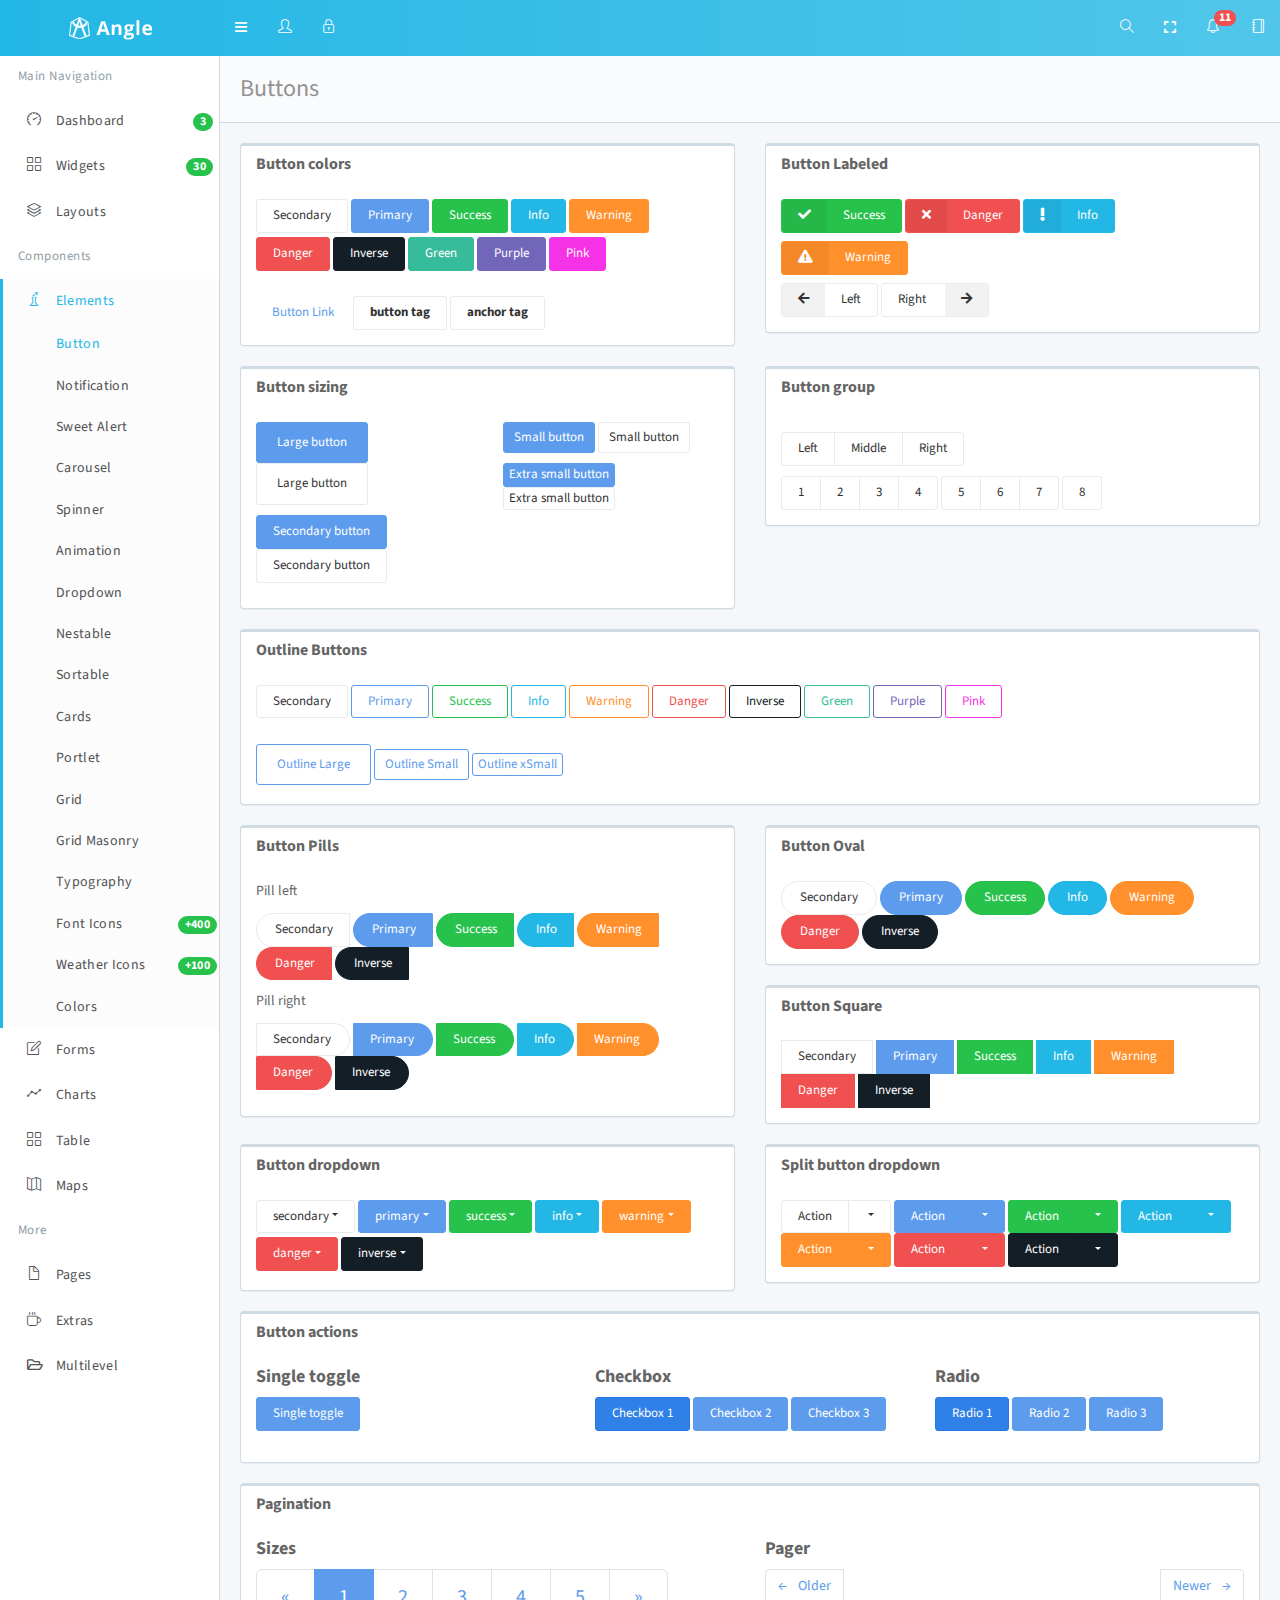
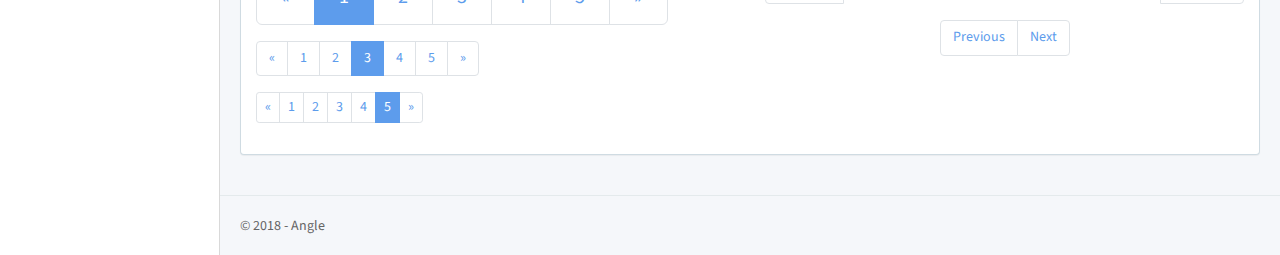
<file: app/buttons.html>
<!DOCTYPE html>
<html lang="en">

<head>
   <meta charset="utf-8">
   <meta name="viewport" content="width=device-width, initial-scale=1, maximum-scale=1">
   <meta name="description" content="Bootstrap Admin App + jQuery">
   <meta name="keywords" content="app, responsive, jquery, bootstrap, dashboard, admin">
   <link rel="icon" type="image/x-icon" href="favicon.ico">
   <title>Angle - Bootstrap Admin Template</title>
   <!-- =============== VENDOR STYLES ===============-->
   <!-- FONT AWESOME-->
   <link rel="stylesheet" href="vendor/@fortawesome/fontawesome-free-webfonts/css/fa-brands.css">
   <link rel="stylesheet" href="vendor/@fortawesome/fontawesome-free-webfonts/css/fa-regular.css">
   <link rel="stylesheet" href="vendor/@fortawesome/fontawesome-free-webfonts/css/fa-solid.css">
   <link rel="stylesheet" href="vendor/@fortawesome/fontawesome-free-webfonts/css/fontawesome.css">
   <!-- SIMPLE LINE ICONS-->
   <link rel="stylesheet" href="vendor/simple-line-icons/css/simple-line-icons.css">
   <!-- ANIMATE.CSS-->
   <link rel="stylesheet" href="vendor/animate.css/animate.css">
   <!-- WHIRL (spinners)-->
   <link rel="stylesheet" href="vendor/whirl/dist/whirl.css">
   <!-- =============== PAGE VENDOR STYLES ===============-->
   <!-- =============== BOOTSTRAP STYLES ===============-->
   <link rel="stylesheet" href="css/bootstrap.css" id="bscss">
   <!-- =============== APP STYLES ===============-->
   <link rel="stylesheet" href="css/app.css" id="maincss">
</head>

<body>
   <div class="wrapper">
      <!-- top navbar-->
      <header class="topnavbar-wrapper">
         <!-- START Top Navbar-->
         <nav class="navbar topnavbar">
            <!-- START navbar header-->
            <div class="navbar-header">
               <a class="navbar-brand" href="#/">
                  <div class="brand-logo">
                     <img class="img-fluid" src="img/logo.png" alt="App Logo">
                  </div>
                  <div class="brand-logo-collapsed">
                     <img class="img-fluid" src="img/logo-single.png" alt="App Logo">
                  </div>
               </a>
            </div>
            <!-- END navbar header-->
            <!-- START Left navbar-->
            <ul class="navbar-nav mr-auto flex-row">
               <li class="nav-item">
                  <!-- Button used to collapse the left sidebar. Only visible on tablet and desktops-->
                  <a class="nav-link d-none d-md-block d-lg-block d-xl-block" href="#" data-trigger-resize="" data-toggle-state="aside-collapsed">
                     <em class="fas fa-bars"></em>
                  </a>
                  <!-- Button to show/hide the sidebar on mobile. Visible on mobile only.-->
                  <a class="nav-link sidebar-toggle d-md-none" href="#" data-toggle-state="aside-toggled" data-no-persist="true">
                     <em class="fas fa-bars"></em>
                  </a>
               </li>
               <!-- START User avatar toggle-->
               <li class="nav-item d-none d-md-block">
                  <!-- Button used to collapse the left sidebar. Only visible on tablet and desktops-->
                  <a class="nav-link" id="user-block-toggle" href="#user-block" data-toggle="collapse">
                     <em class="icon-user"></em>
                  </a>
               </li>
               <!-- END User avatar toggle-->
               <!-- START lock screen-->
               <li class="nav-item d-none d-md-block">
                  <a class="nav-link" href="lock.html" title="Lock screen">
                     <em class="icon-lock"></em>
                  </a>
               </li>
               <!-- END lock screen-->
            </ul>
            <!-- END Left navbar-->
            <!-- START Right Navbar-->
            <ul class="navbar-nav flex-row">
               <!-- Search icon-->
               <li class="nav-item">
                  <a class="nav-link" href="#" data-search-open="">
                     <em class="icon-magnifier"></em>
                  </a>
               </li>
               <!-- Fullscreen (only desktops)-->
               <li class="nav-item d-none d-md-block">
                  <a class="nav-link" href="#" data-toggle-fullscreen="">
                     <em class="fas fa-expand"></em>
                  </a>
               </li>
               <!-- START Alert menu-->
               <li class="nav-item dropdown dropdown-list">
                  <a class="nav-link dropdown-toggle dropdown-toggle-nocaret" href="#" data-toggle="dropdown">
                     <em class="icon-bell"></em>
                     <span class="badge badge-danger">11</span>
                  </a>
                  <!-- START Dropdown menu-->
                  <div class="dropdown-menu dropdown-menu-right animated flipInX">
                     <div class="dropdown-item">
                        <!-- START list group-->
                        <div class="list-group">
                           <!-- list item-->
                           <div class="list-group-item list-group-item-action">
                              <div class="media">
                                 <div class="align-self-start mr-2">
                                    <em class="fab fa-twitter fa-2x text-info"></em>
                                 </div>
                                 <div class="media-body">
                                    <p class="m-0">New followers</p>
                                    <p class="m-0 text-muted text-sm">1 new follower</p>
                                 </div>
                              </div>
                           </div>
                           <!-- list item-->
                           <div class="list-group-item list-group-item-action">
                              <div class="media">
                                 <div class="align-self-start mr-2">
                                    <em class="fas fa-envelope fa-2x text-warning"></em>
                                 </div>
                                 <div class="media-body">
                                    <p class="m-0">New e-mails</p>
                                    <p class="m-0 text-muted text-sm">You have 10 new emails</p>
                                 </div>
                              </div>
                           </div>
                           <!-- list item-->
                           <div class="list-group-item list-group-item-action">
                              <div class="media">
                                 <div class="align-self-start mr-2">
                                    <em class="fas fa-tasks fa-2x text-success"></em>
                                 </div>
                                 <div class="media-body">
                                    <p class="m-0">Pending Tasks</p>
                                    <p class="m-0 text-muted text-sm">11 pending task</p>
                                 </div>
                              </div>
                           </div>
                           <!-- last list item-->
                           <div class="list-group-item list-group-item-action">
                              <span class="d-flex align-items-center">
                                 <span class="text-sm">More notifications</span>
                                 <span class="badge badge-danger ml-auto">14</span>
                              </span>
                           </div>
                        </div>
                        <!-- END list group-->
                     </div>
                  </div>
                  <!-- END Dropdown menu-->
               </li>
               <!-- END Alert menu-->
               <!-- START Offsidebar button-->
               <li class="nav-item">
                  <a class="nav-link" href="#" data-toggle-state="offsidebar-open" data-no-persist="true">
                     <em class="icon-notebook"></em>
                  </a>
               </li>
               <!-- END Offsidebar menu-->
            </ul>
            <!-- END Right Navbar-->
            <!-- START Search form-->
            <form class="navbar-form" role="search" action="search.html">
               <div class="form-group">
                  <input class="form-control" type="text" placeholder="Type and hit enter ...">
                  <div class="fas fa-times navbar-form-close" data-search-dismiss=""></div>
               </div>
               <button class="d-none" type="submit">Submit</button>
            </form>
            <!-- END Search form-->
         </nav>
         <!-- END Top Navbar-->
      </header>
      <!-- sidebar-->
      <aside class="aside-container">
         <!-- START Sidebar (left)-->
         <div class="aside-inner">
            <nav class="sidebar" data-sidebar-anyclick-close="">
               <!-- START sidebar nav-->
               <ul class="sidebar-nav">
                  <!-- START user info-->
                  <li class="has-user-block">
                     <div class="collapse" id="user-block">
                        <div class="item user-block">
                           <!-- User picture-->
                           <div class="user-block-picture">
                              <div class="user-block-status">
                                 <img class="img-thumbnail rounded-circle" src="img/user/02.jpg" alt="Avatar" width="60" height="60">
                                 <div class="circle bg-success circle-lg"></div>
                              </div>
                           </div>
                           <!-- Name and Job-->
                           <div class="user-block-info">
                              <span class="user-block-name">Hello, Mike</span>
                              <span class="user-block-role">Designer</span>
                           </div>
                        </div>
                     </div>
                  </li>
                  <!-- END user info-->
                  <!-- Iterates over all sidebar items-->
                  <li class="nav-heading ">
                     <span data-localize="sidebar.heading.HEADER">Main Navigation</span>
                  </li>
                  <li class=" ">
                     <a href="#dashboard" title="Dashboard" data-toggle="collapse">
                        <div class="float-right badge badge-success">3</div>
                        <em class="icon-speedometer"></em>
                        <span data-localize="sidebar.nav.DASHBOARD">Dashboard</span>
                     </a>
                     <ul class="sidebar-nav sidebar-subnav collapse" id="dashboard">
                        <li class="sidebar-subnav-header">Dashboard</li>
                        <li class=" ">
                           <a href="dashboard.html" title="Dashboard v1">
                              <span>Dashboard v1</span>
                           </a>
                        </li>
                        <li class=" ">
                           <a href="dashboard_v2.html" title="Dashboard v2">
                              <span>Dashboard v2</span>
                           </a>
                        </li>
                        <li class=" ">
                           <a href="dashboard_v3.html" title="Dashboard v3">
                              <span>Dashboard v3</span>
                           </a>
                        </li>
                     </ul>
                  </li>
                  <li class=" ">
                     <a href="widgets.html" title="Widgets">
                        <div class="float-right badge badge-success">30</div>
                        <em class="icon-grid"></em>
                        <span data-localize="sidebar.nav.WIDGETS">Widgets</span>
                     </a>
                  </li>
                  <li class=" ">
                     <a href="#layout" title="Layouts" data-toggle="collapse">
                        <em class="icon-layers"></em>
                        <span>Layouts</span>
                     </a>
                     <ul class="sidebar-nav sidebar-subnav collapse" id="layout">
                        <li class="sidebar-subnav-header">Layouts</li>
                        <li class=" ">
                           <a href="dashboard_h.html" title="Horizontal">
                              <span>Horizontal</span>
                           </a>
                        </li>
                     </ul>
                  </li>
                  <li class="nav-heading ">
                     <span data-localize="sidebar.heading.COMPONENTS">Components</span>
                  </li>
                  <li class=" ">
                     <a href="#elements" title="Elements" data-toggle="collapse">
                        <em class="icon-chemistry"></em>
                        <span data-localize="sidebar.nav.element.ELEMENTS">Elements</span>
                     </a>
                     <ul class="sidebar-nav sidebar-subnav collapse" id="elements">
                        <li class="sidebar-subnav-header">Elements</li>
                        <li class=" active">
                           <a href="buttons.html" title="Buttons">
                              <span data-localize="sidebar.nav.element.BUTTON">Buttons</span>
                           </a>
                        </li>
                        <li class=" ">
                           <a href="notifications.html" title="Notifications">
                              <span data-localize="sidebar.nav.element.NOTIFICATION">Notifications</span>
                           </a>
                        </li>
                        <li class=" ">
                           <a href="sweetalert.html" title="Sweet Alert">
                              <span>Sweet Alert</span>
                           </a>
                        </li>
                        <li class=" ">
                           <a href="carousel.html" title="Carousel">
                              <span data-localize="sidebar.nav.element.INTERACTION">Carousel</span>
                           </a>
                        </li>
                        <li class=" ">
                           <a href="spinners.html" title="Spinners">
                              <span data-localize="sidebar.nav.element.SPINNER">Spinners</span>
                           </a>
                        </li>
                        <li class=" ">
                           <a href="animations.html" title="Animations">
                              <span data-localize="sidebar.nav.element.ANIMATION">Animations</span>
                           </a>
                        </li>
                        <li class=" ">
                           <a href="dropdown-animations.html" title="Dropdown">
                              <span data-localize="sidebar.nav.element.DROPDOWN">Dropdown</span>
                           </a>
                        </li>
                        <li class=" ">
                           <a href="nestable.html" title="Nestable">
                              <span>Nestable</span>
                           </a>
                        </li>
                        <li class=" ">
                           <a href="sortable.html" title="Sortable">
                              <span>Sortable</span>
                           </a>
                        </li>
                        <li class=" ">
                           <a href="cards.html" title="Cards">
                              <span data-localize="sidebar.nav.element.CARDS">Cards</span>
                           </a>
                        </li>
                        <li class=" ">
                           <a href="portlets.html" title="Portlets">
                              <span data-localize="sidebar.nav.element.PORTLET">Portlets</span>
                           </a>
                        </li>
                        <li class=" ">
                           <a href="grid.html" title="Grid">
                              <span data-localize="sidebar.nav.element.GRID">Grid</span>
                           </a>
                        </li>
                        <li class=" ">
                           <a href="grid-masonry.html" title="Grid Masonry">
                              <span data-localize="sidebar.nav.element.GRID_MASONRY">Grid Masonry</span>
                           </a>
                        </li>
                        <li class=" ">
                           <a href="typo.html" title="Typography">
                              <span data-localize="sidebar.nav.element.TYPO">Typography</span>
                           </a>
                        </li>
                        <li class=" ">
                           <a href="icons-font.html" title="Font Icons">
                              <div class="float-right badge badge-success">+400</div>
                              <span data-localize="sidebar.nav.element.FONT_ICON">Font Icons</span>
                           </a>
                        </li>
                        <li class=" ">
                           <a href="icons-weather.html" title="Weather Icons">
                              <div class="float-right badge badge-success">+100</div>
                              <span data-localize="sidebar.nav.element.WEATHER_ICON">Weather Icons</span>
                           </a>
                        </li>
                        <li class=" ">
                           <a href="colors.html" title="Colors">
                              <span data-localize="sidebar.nav.element.COLOR">Colors</span>
                           </a>
                        </li>
                     </ul>
                  </li>
                  <li class=" ">
                     <a href="#forms" title="Forms" data-toggle="collapse">
                        <em class="icon-note"></em>
                        <span data-localize="sidebar.nav.form.FORM">Forms</span>
                     </a>
                     <ul class="sidebar-nav sidebar-subnav collapse" id="forms">
                        <li class="sidebar-subnav-header">Forms</li>
                        <li class=" ">
                           <a href="form-standard.html" title="Standard">
                              <span data-localize="sidebar.nav.form.STANDARD">Standard</span>
                           </a>
                        </li>
                        <li class=" ">
                           <a href="form-extended.html" title="Extended">
                              <span data-localize="sidebar.nav.form.EXTENDED">Extended</span>
                           </a>
                        </li>
                        <li class=" ">
                           <a href="form-validation.html" title="Validation">
                              <span data-localize="sidebar.nav.form.VALIDATION">Validation</span>
                           </a>
                        </li>
                        <li class=" ">
                           <a href="form-wizard.html" title="Wizard">
                              <span>Wizard</span>
                           </a>
                        </li>
                        <li class=" ">
                           <a href="form-upload.html" title="Upload">
                              <span>Upload</span>
                           </a>
                        </li>
                        <li class=" ">
                           <a href="form-xeditable.html" title="xEditable">
                              <span>xEditable</span>
                           </a>
                        </li>
                        <li class=" ">
                           <a href="form-imagecrop.html" title="Cropper">
                              <span>Cropper</span>
                           </a>
                        </li>
                     </ul>
                  </li>
                  <li class=" ">
                     <a href="#charts" title="Charts" data-toggle="collapse">
                        <em class="icon-graph"></em>
                        <span data-localize="sidebar.nav.chart.CHART">Charts</span>
                     </a>
                     <ul class="sidebar-nav sidebar-subnav collapse" id="charts">
                        <li class="sidebar-subnav-header">Charts</li>
                        <li class=" ">
                           <a href="chart-flot.html" title="Flot">
                              <span data-localize="sidebar.nav.chart.FLOT">Flot</span>
                           </a>
                        </li>
                        <li class=" ">
                           <a href="chart-radial.html" title="Radial">
                              <span data-localize="sidebar.nav.chart.RADIAL">Radial</span>
                           </a>
                        </li>
                        <li class=" ">
                           <a href="chart-js.html" title="Chart JS">
                              <span>Chart JS</span>
                           </a>
                        </li>
                        <li class=" ">
                           <a href="chart-rickshaw.html" title="Rickshaw">
                              <span>Rickshaw</span>
                           </a>
                        </li>
                        <li class=" ">
                           <a href="chart-morris.html" title="MorrisJS">
                              <span>MorrisJS</span>
                           </a>
                        </li>
                        <li class=" ">
                           <a href="chart-chartist.html" title="Chartist">
                              <span>Chartist</span>
                           </a>
                        </li>
                     </ul>
                  </li>
                  <li class=" ">
                     <a href="#tables" title="Tables" data-toggle="collapse">
                        <em class="icon-grid"></em>
                        <span data-localize="sidebar.nav.table.TABLE">Tables</span>
                     </a>
                     <ul class="sidebar-nav sidebar-subnav collapse" id="tables">
                        <li class="sidebar-subnav-header">Tables</li>
                        <li class=" ">
                           <a href="table-standard.html" title="Standard">
                              <span data-localize="sidebar.nav.table.STANDARD">Standard</span>
                           </a>
                        </li>
                        <li class=" ">
                           <a href="table-extended.html" title="Extended">
                              <span data-localize="sidebar.nav.table.EXTENDED">Extended</span>
                           </a>
                        </li>
                        <li class=" ">
                           <a href="table-datatable.html" title="DataTables">
                              <span data-localize="sidebar.nav.table.DATATABLE">DataTables</span>
                           </a>
                        </li>
                        <li class=" ">
                           <a href="table-bootgrid.html" title="BootGrid">
                              <span>BootGrid</span>
                           </a>
                        </li>
                     </ul>
                  </li>
                  <li class=" ">
                     <a href="#maps" title="Maps" data-toggle="collapse">
                        <em class="icon-map"></em>
                        <span data-localize="sidebar.nav.map.MAP">Maps</span>
                     </a>
                     <ul class="sidebar-nav sidebar-subnav collapse" id="maps">
                        <li class="sidebar-subnav-header">Maps</li>
                        <li class=" ">
                           <a href="maps-google.html" title="Google Maps">
                              <span data-localize="sidebar.nav.map.GOOGLE">Google Maps</span>
                           </a>
                        </li>
                        <li class=" ">
                           <a href="maps-vector.html" title="Vector Maps">
                              <span data-localize="sidebar.nav.map.VECTOR">Vector Maps</span>
                           </a>
                        </li>
                     </ul>
                  </li>
                  <li class="nav-heading ">
                     <span data-localize="sidebar.heading.MORE">More</span>
                  </li>
                  <li class=" ">
                     <a href="#pages" title="Pages" data-toggle="collapse">
                        <em class="icon-doc"></em>
                        <span data-localize="sidebar.nav.pages.PAGES">Pages</span>
                     </a>
                     <ul class="sidebar-nav sidebar-subnav collapse" id="pages">
                        <li class="sidebar-subnav-header">Pages</li>
                        <li class=" ">
                           <a href="login.html" title="Login">
                              <span data-localize="sidebar.nav.pages.LOGIN">Login</span>
                           </a>
                        </li>
                        <li class=" ">
                           <a href="register.html" title="Sign up">
                              <span data-localize="sidebar.nav.pages.REGISTER">Sign up</span>
                           </a>
                        </li>
                        <li class=" ">
                           <a href="recover.html" title="Recover Password">
                              <span data-localize="sidebar.nav.pages.RECOVER">Recover Password</span>
                           </a>
                        </li>
                        <li class=" ">
                           <a href="lock.html" title="Lock">
                              <span data-localize="sidebar.nav.pages.LOCK">Lock</span>
                           </a>
                        </li>
                        <li class=" ">
                           <a href="template.html" title="Starter Template">
                              <span data-localize="sidebar.nav.pages.STARTER">Starter Template</span>
                           </a>
                        </li>
                        <li class=" ">
                           <a href="404.html" title="404">
                              <span>404</span>
                           </a>
                        </li>
                        <li class=" ">
                           <a href="500.html" title="500">
                              <span>500</span>
                           </a>
                        </li>
                        <li class=" ">
                           <a href="maintenance.html" title="Maintenance">
                              <span>Maintenance</span>
                           </a>
                        </li>
                     </ul>
                  </li>
                  <li class=" ">
                     <a href="#extras" title="Extras" data-toggle="collapse">
                        <em class="icon-cup"></em>
                        <span data-localize="sidebar.nav.extra.EXTRA">Extras</span>
                     </a>
                     <ul class="sidebar-nav sidebar-subnav collapse" id="extras">
                        <li class="sidebar-subnav-header">Extras</li>
                        <li class=" ">
                           <a href="#blog" title="Blog" data-toggle="collapse">
                              <em class="fas fa-angle-right"></em>
                              <span>Blog</span>
                           </a>
                           <ul class="sidebar-nav sidebar-subnav collapse" id="blog">
                              <li class="sidebar-subnav-header">Blog</li>
                              <li class=" ">
                                 <a href="blog.html" title="List">
                                    <span>List</span>
                                 </a>
                              </li>
                              <li class=" ">
                                 <a href="blog-post.html" title="Post">
                                    <span>Post</span>
                                 </a>
                              </li>
                              <li class=" ">
                                 <a href="blog-articles.html" title="Articles">
                                    <span>Articles</span>
                                 </a>
                              </li>
                              <li class=" ">
                                 <a href="blog-article-view.html" title="Article View">
                                    <span>Article View</span>
                                 </a>
                              </li>
                           </ul>
                        </li>
                        <li class=" ">
                           <a href="#ecommerce" title="eCommerce" data-toggle="collapse">
                              <em class="fas fa-angle-right"></em>
                              <span>eCommerce</span>
                           </a>
                           <ul class="sidebar-nav sidebar-subnav collapse" id="ecommerce">
                              <li class="sidebar-subnav-header">eCommerce</li>
                              <li class=" ">
                                 <a href="ecommerce-orders.html" title="Orders">
                                    <div class="float-right badge badge-success">10</div>
                                    <span>Orders</span>
                                 </a>
                              </li>
                              <li class=" ">
                                 <a href="ecommerce-order-view.html" title="Order View">
                                    <span>Order View</span>
                                 </a>
                              </li>
                              <li class=" ">
                                 <a href="ecommerce-products.html" title="Products">
                                    <span>Products</span>
                                 </a>
                              </li>
                              <li class=" ">
                                 <a href="ecommerce-product-view.html" title="Product View">
                                    <span>Product View</span>
                                 </a>
                              </li>
                              <li class=" ">
                                 <a href="ecommerce-checkout.html" title="Checkout">
                                    <span>Checkout</span>
                                 </a>
                              </li>
                           </ul>
                        </li>
                        <li class=" ">
                           <a href="#forum" title="Forum" data-toggle="collapse">
                              <em class="fas fa-angle-right"></em>
                              <span>Forum</span>
                           </a>
                           <ul class="sidebar-nav sidebar-subnav collapse" id="forum">
                              <li class="sidebar-subnav-header">Forum</li>
                              <li class=" ">
                                 <a href="forum-categories.html" title="Categories">
                                    <span>Categories</span>
                                 </a>
                              </li>
                              <li class=" ">
                                 <a href="forum-topics.html" title="Topics">
                                    <span>Topics</span>
                                 </a>
                              </li>
                              <li class=" ">
                                 <a href="forum-discussion.html" title="Discussion">
                                    <span>Discussion</span>
                                 </a>
                              </li>
                           </ul>
                        </li>
                        <li class=" ">
                           <a href="contacts.html" title="Contacts">
                              <span>Contacts</span>
                           </a>
                        </li>
                        <li class=" ">
                           <a href="contact-details.html" title="Contact details">
                              <span>Contact details</span>
                           </a>
                        </li>
                        <li class=" ">
                           <a href="projects.html" title="Projects">
                              <span>Projects</span>
                           </a>
                        </li>
                        <li class=" ">
                           <a href="project-details.html" title="Projects details">
                              <span>Projects details</span>
                           </a>
                        </li>
                        <li class=" ">
                           <a href="team-viewer.html" title="Team viewer">
                              <span>Team viewer</span>
                           </a>
                        </li>
                        <li class=" ">
                           <a href="social-board.html" title="Social board">
                              <span>Social board</span>
                           </a>
                        </li>
                        <li class=" ">
                           <a href="vote-links.html" title="Vote links">
                              <span>Vote links</span>
                           </a>
                        </li>
                        <li class=" ">
                           <a href="bug-tracker.html" title="Bug tracker">
                              <span>Bug tracker</span>
                           </a>
                        </li>
                        <li class=" ">
                           <a href="faq.html" title="FAQ">
                              <span>FAQ</span>
                           </a>
                        </li>
                        <li class=" ">
                           <a href="help-center.html" title="Help Center">
                              <span>Help Center</span>
                           </a>
                        </li>
                        <li class=" ">
                           <a href="followers.html" title="Followers">
                              <span>Followers</span>
                           </a>
                        </li>
                        <li class=" ">
                           <a href="settings.html" title="Settings">
                              <span>Settings</span>
                           </a>
                        </li>
                        <li class=" ">
                           <a href="plans.html" title="Plans">
                              <span>Plans</span>
                           </a>
                        </li>
                        <li class=" ">
                           <a href="file-manager.html" title="File manager">
                              <span>File manager</span>
                           </a>
                        </li>
                        <li class=" ">
                           <a href="mailbox.html" title="Mailbox">
                              <span data-localize="sidebar.nav.extra.MAILBOX">Mailbox</span>
                           </a>
                        </li>
                        <li class=" ">
                           <a href="timeline.html" title="Timeline">
                              <span data-localize="sidebar.nav.extra.TIMELINE">Timeline</span>
                           </a>
                        </li>
                        <li class=" ">
                           <a href="calendar.html" title="Calendar">
                              <span data-localize="sidebar.nav.extra.CALENDAR">Calendar</span>
                           </a>
                        </li>
                        <li class=" ">
                           <a href="invoice.html" title="Invoice">
                              <span data-localize="sidebar.nav.extra.INVOICE">Invoice</span>
                           </a>
                        </li>
                        <li class=" ">
                           <a href="search.html" title="Search">
                              <span data-localize="sidebar.nav.extra.SEARCH">Search</span>
                           </a>
                        </li>
                        <li class=" ">
                           <a href="todo.html" title="Todo List">
                              <span data-localize="sidebar.nav.extra.TODO">Todo List</span>
                           </a>
                        </li>
                        <li class=" ">
                           <a href="profile.html" title="Profile">
                              <span data-localize="sidebar.nav.extra.PROFILE">Profile</span>
                           </a>
                        </li>
                     </ul>
                  </li>
                  <li class=" ">
                     <a href="#multilevel" title="Multilevel" data-toggle="collapse">
                        <em class="far fa-folder-open"></em>
                        <span>Multilevel</span>
                     </a>
                     <ul class="sidebar-nav sidebar-subnav collapse" id="multilevel">
                        <li class="sidebar-subnav-header">Multilevel</li>
                        <li class=" ">
                           <a href="#level1" title="Level 1" data-toggle="collapse">
                              <span>Level 1</span>
                           </a>
                           <ul class="sidebar-nav sidebar-subnav collapse" id="level1">
                              <li class="sidebar-subnav-header">Level 1</li>
                              <li class=" ">
                                 <a href="multilevel-1.html" title="Level1 Item">
                                    <span>Level1 Item</span>
                                 </a>
                              </li>
                              <li class=" ">
                                 <a href="#level2" title="Level 2" data-toggle="collapse">
                                    <span>Level 2</span>
                                 </a>
                                 <ul class="sidebar-nav sidebar-subnav collapse" id="level2">
                                    <li class="sidebar-subnav-header">Level 2</li>
                                    <li class=" ">
                                       <a href="#level3" title="Level 3" data-toggle="collapse">
                                          <span>Level 3</span>
                                       </a>
                                       <ul class="sidebar-nav sidebar-subnav collapse" id="level3">
                                          <li class="sidebar-subnav-header">Level 3</li>
                                          <li class=" ">
                                             <a href="multilevel-3.html" title="Level3 Item">
                                                <span>Level3 Item</span>
                                             </a>
                                          </li>
                                       </ul>
                                    </li>
                                 </ul>
                              </li>
                           </ul>
                        </li>
                     </ul>
                  </li>
               </ul>
               <!-- END sidebar nav-->
            </nav>
         </div>
         <!-- END Sidebar (left)-->
      </aside>
      <!-- offsidebar-->
      <aside class="offsidebar d-none">
         <!-- START Off Sidebar (right)-->
         <nav>
            <div role="tabpanel">
               <!-- Nav tabs-->
               <ul class="nav nav-tabs nav-justified" role="tablist">
                  <li class="nav-item" role="presentation">
                     <a class="nav-link active" href="#app-settings" aria-controls="app-settings" role="tab" data-toggle="tab">
                        <em class="icon-equalizer fa-lg"></em>
                     </a>
                  </li>
                  <li class="nav-item" role="presentation">
                     <a class="nav-link" href="#app-chat" aria-controls="app-chat" role="tab" data-toggle="tab">
                        <em class="icon-user fa-lg"></em>
                     </a>
                  </li>
               </ul>
               <!-- Tab panes-->
               <div class="tab-content">
                  <div class="tab-pane fade active show" id="app-settings" role="tabpanel">
                     <h3 class="text-center text-thin mt-4">Settings</h3>
                     <div class="p-2">
                        <h4 class="text-muted text-thin">Themes</h4>
                        <div class="row row-flush mb-2">
                           <div class="col mb-2">
                              <div class="setting-color">
                                 <label data-load-css="css/theme-a.css">
                                    <input type="radio" name="setting-theme" checked="checked">
                                    <span class="icon-check"></span>
                                    <span class="split">
                                       <span class="color bg-info"></span>
                                       <span class="color bg-info-light"></span>
                                    </span>
                                    <span class="color bg-white"></span>
                                 </label>
                              </div>
                           </div>
                           <div class="col mb-2">
                              <div class="setting-color">
                                 <label data-load-css="css/theme-b.css">
                                    <input type="radio" name="setting-theme">
                                    <span class="icon-check"></span>
                                    <span class="split">
                                       <span class="color bg-green"></span>
                                       <span class="color bg-green-light"></span>
                                    </span>
                                    <span class="color bg-white"></span>
                                 </label>
                              </div>
                           </div>
                           <div class="col mb-2">
                              <div class="setting-color">
                                 <label data-load-css="css/theme-c.css">
                                    <input type="radio" name="setting-theme">
                                    <span class="icon-check"></span>
                                    <span class="split">
                                       <span class="color bg-purple"></span>
                                       <span class="color bg-purple-light"></span>
                                    </span>
                                    <span class="color bg-white"></span>
                                 </label>
                              </div>
                           </div>
                           <div class="col mb-2">
                              <div class="setting-color">
                                 <label data-load-css="css/theme-d.css">
                                    <input type="radio" name="setting-theme">
                                    <span class="icon-check"></span>
                                    <span class="split">
                                       <span class="color bg-danger"></span>
                                       <span class="color bg-danger-light"></span>
                                    </span>
                                    <span class="color bg-white"></span>
                                 </label>
                              </div>
                           </div>
                        </div>
                        <div class="row row-flush mb-2">
                           <div class="col mb-2">
                              <div class="setting-color">
                                 <label data-load-css="css/theme-e.css">
                                    <input type="radio" name="setting-theme">
                                    <span class="icon-check"></span>
                                    <span class="split">
                                       <span class="color bg-info-dark"></span>
                                       <span class="color bg-info"></span>
                                    </span>
                                    <span class="color bg-gray-dark"></span>
                                 </label>
                              </div>
                           </div>
                           <div class="col mb-2">
                              <div class="setting-color">
                                 <label data-load-css="css/theme-f.css">
                                    <input type="radio" name="setting-theme">
                                    <span class="icon-check"></span>
                                    <span class="split">
                                       <span class="color bg-green-dark"></span>
                                       <span class="color bg-green"></span>
                                    </span>
                                    <span class="color bg-gray-dark"></span>
                                 </label>
                              </div>
                           </div>
                           <div class="col mb-2">
                              <div class="setting-color">
                                 <label data-load-css="css/theme-g.css">
                                    <input type="radio" name="setting-theme">
                                    <span class="icon-check"></span>
                                    <span class="split">
                                       <span class="color bg-purple-dark"></span>
                                       <span class="color bg-purple"></span>
                                    </span>
                                    <span class="color bg-gray-dark"></span>
                                 </label>
                              </div>
                           </div>
                           <div class="col mb-2">
                              <div class="setting-color">
                                 <label data-load-css="css/theme-h.css">
                                    <input type="radio" name="setting-theme">
                                    <span class="icon-check"></span>
                                    <span class="split">
                                       <span class="color bg-danger-dark"></span>
                                       <span class="color bg-danger"></span>
                                    </span>
                                    <span class="color bg-gray-dark"></span>
                                 </label>
                              </div>
                           </div>
                        </div>
                     </div>
                     <div class="p-2">
                        <h4 class="text-muted text-thin">Layout</h4>
                        <div class="clearfix">
                           <p class="float-left">Fixed</p>
                           <div class="float-right">
                              <label class="switch">
                                 <input id="chk-fixed" type="checkbox" data-toggle-state="layout-fixed">
                                 <span></span>
                              </label>
                           </div>
                        </div>
                        <div class="clearfix">
                           <p class="float-left">Boxed</p>
                           <div class="float-right">
                              <label class="switch">
                                 <input id="chk-boxed" type="checkbox" data-toggle-state="layout-boxed">
                                 <span></span>
                              </label>
                           </div>
                        </div>
                        <div class="clearfix">
                           <p class="float-left">RTL</p>
                           <div class="float-right">
                              <label class="switch">
                                 <input id="chk-rtl" type="checkbox">
                                 <span></span>
                              </label>
                           </div>
                        </div>
                     </div>
                     <div class="p-2">
                        <h4 class="text-muted text-thin">Aside</h4>
                        <div class="clearfix">
                           <p class="float-left">Collapsed</p>
                           <div class="float-right">
                              <label class="switch">
                                 <input id="chk-collapsed" type="checkbox" data-toggle-state="aside-collapsed">
                                 <span></span>
                              </label>
                           </div>
                        </div>
                        <div class="clearfix">
                           <p class="float-left">Collapsed Text</p>
                           <div class="float-right">
                              <label class="switch">
                                 <input id="chk-collapsed-text" type="checkbox" data-toggle-state="aside-collapsed-text">
                                 <span></span>
                              </label>
                           </div>
                        </div>
                        <div class="clearfix">
                           <p class="float-left">Float</p>
                           <div class="float-right">
                              <label class="switch">
                                 <input id="chk-float" type="checkbox" data-toggle-state="aside-float">
                                 <span></span>
                              </label>
                           </div>
                        </div>
                        <div class="clearfix">
                           <p class="float-left">Hover</p>
                           <div class="float-right">
                              <label class="switch">
                                 <input id="chk-hover" type="checkbox" data-toggle-state="aside-hover">
                                 <span></span>
                              </label>
                           </div>
                        </div>
                        <div class="clearfix">
                           <p class="float-left">Show Scrollbar</p>
                           <div class="float-right">
                              <label class="switch">
                                 <input id="chk-scroll" type="checkbox" data-toggle-state="show-scrollbar" data-target=".sidebar">
                                 <span></span>
                              </label>
                           </div>
                        </div>
                     </div>
                  </div>
                  <div class="tab-pane fade" id="app-chat" role="tabpanel">
                     <h3 class="text-center text-thin mt-4">Connections</h3>
                     <div class="list-group">
                        <!-- START list title-->
                        <div class="list-group-item border-0">
                           <small class="text-muted">ONLINE</small>
                        </div>
                        <!-- END list title-->
                        <div class="list-group-item list-group-item-action border-0">
                           <div class="media">
                              <img class="align-self-center mr-3 rounded-circle thumb48" src="img/user/05.jpg" alt="Image">
                              <div class="media-body text-truncate">
                                 <a href="#">
                                    <strong>Juan Sims</strong>
                                 </a>
                                 <br>
                                 <small class="text-muted">Designeer</small>
                              </div>
                              <div class="ml-auto">
                                 <span class="circle bg-success circle-lg"></span>
                              </div>
                           </div>
                        </div>
                        <div class="list-group-item list-group-item-action border-0">
                           <div class="media">
                              <img class="align-self-center mr-3 rounded-circle thumb48" src="img/user/06.jpg" alt="Image">
                              <div class="media-body text-truncate">
                                 <a href="#">
                                    <strong>Maureen Jenkins</strong>
                                 </a>
                                 <br>
                                 <small class="text-muted">Designeer</small>
                              </div>
                              <div class="ml-auto">
                                 <span class="circle bg-success circle-lg"></span>
                              </div>
                           </div>
                        </div>
                        <div class="list-group-item list-group-item-action border-0">
                           <div class="media">
                              <img class="align-self-center mr-3 rounded-circle thumb48" src="img/user/07.jpg" alt="Image">
                              <div class="media-body text-truncate">
                                 <a href="#">
                                    <strong>Billie Dunn</strong>
                                 </a>
                                 <br>
                                 <small class="text-muted">Designeer</small>
                              </div>
                              <div class="ml-auto">
                                 <span class="circle bg-danger circle-lg"></span>
                              </div>
                           </div>
                        </div>
                        <div class="list-group-item list-group-item-action border-0">
                           <div class="media">
                              <img class="align-self-center mr-3 rounded-circle thumb48" src="img/user/08.jpg" alt="Image">
                              <div class="media-body text-truncate">
                                 <a href="#">
                                    <strong>Tomothy Roberts</strong>
                                 </a>
                                 <br>
                                 <small class="text-muted">Designeer</small>
                              </div>
                              <div class="ml-auto">
                                 <span class="circle bg-warning circle-lg"></span>
                              </div>
                           </div>
                        </div>
                        <!-- START list title-->
                        <div class="list-group-item border-0">
                           <small class="text-muted">OFFLINE</small>
                        </div>
                        <!-- END list title-->
                        <div class="list-group-item list-group-item-action border-0">
                           <div class="media">
                              <img class="align-self-center mr-3 rounded-circle thumb48" src="img/user/09.jpg" alt="Image">
                              <div class="media-body text-truncate">
                                 <a href="#">
                                    <strong>Lawrence Robinson</strong>
                                 </a>
                                 <br>
                                 <small class="text-muted">Designeer</small>
                              </div>
                              <div class="ml-auto">
                                 <span class="circle bg-warning circle-lg"></span>
                              </div>
                           </div>
                        </div>
                        <div class="list-group-item list-group-item-action border-0">
                           <div class="media">
                              <img class="align-self-center mr-3 rounded-circle thumb48" src="img/user/10.jpg" alt="Image">
                              <div class="media-body text-truncate">
                                 <a href="#">
                                    <strong>Tyrone Owens</strong>
                                 </a>
                                 <br>
                                 <small class="text-muted">Designeer</small>
                              </div>
                              <div class="ml-auto">
                                 <span class="circle bg-warning circle-lg"></span>
                              </div>
                           </div>
                        </div>
                     </div>
                     <div class="px-3 py-4 text-center">
                        <!-- Optional link to list more users-->
                        <a class="btn btn-purple btn-sm" href="#" title="See more contacts">
                           <strong>Load more..</strong>
                        </a>
                     </div>
                     <!-- Extra items-->
                     <div class="px-3 py-2">
                        <p>
                           <small class="text-muted">Tasks completion</small>
                        </p>
                        <div class="progress progress-xs m-0">
                           <div class="progress-bar bg-success" role="progressbar" aria-valuenow="80" aria-valuemin="0" aria-valuemax="100" style="width: 80%">
                              <span class="sr-only">80% Complete</span>
                           </div>
                        </div>
                     </div>
                     <div class="px-3 py-2">
                        <p>
                           <small class="text-muted">Upload quota</small>
                        </p>
                        <div class="progress progress-xs m-0">
                           <div class="progress-bar bg-warning" role="progressbar" aria-valuenow="40" aria-valuemin="0" aria-valuemax="100" style="width: 40%">
                              <span class="sr-only">40% Complete</span>
                           </div>
                        </div>
                     </div>
                  </div>
               </div>
            </div>
         </nav>
         <!-- END Off Sidebar (right)-->
      </aside>
      <!-- Main section-->
      <section class="section-container">
         <!-- Page content-->
         <div class="content-wrapper">
            <div class="content-heading">Buttons</div>
            <!-- START row-->
            <div class="row">
               <div class="col-lg-6">
                  <!-- START card-->
                  <div class="card card-default">
                     <div class="card-header">
                        <h3 class="card-title">Button colors</h3>
                     </div>
                     <div class="card-body">
                        <button class="mb-1 btn btn-secondary" type="button">Secondary</button>
                        <button class="mb-1 btn btn-primary" type="button">Primary</button>
                        <button class="mb-1 btn btn-success" type="button">Success</button>
                        <button class="mb-1 btn btn-info" type="button">Info</button>
                        <button class="mb-1 btn btn-warning" type="button">Warning</button>
                        <button class="mb-1 btn btn-danger" type="button">Danger</button>
                        <button class="mb-1 btn btn-inverse" type="button">Inverse</button>
                        <button class="mb-1 btn btn-green" type="button">Green</button>
                        <button class="mb-1 btn btn-purple" type="button">Purple</button>
                        <button class="mb-1 btn btn-pink" type="button">Pink</button>
                        <br>
                        <br>
                        <a class="btn btn-link" href="#">Button Link</a>
                        <button class="btn btn-secondary" type="button">
                           <strong>button tag</strong>
                        </button>
                        <a class="btn btn-secondary" href="#">
                           <strong>anchor tag</strong>
                        </a>
                     </div>
                  </div>
                  <!-- END card-->
               </div>
               <div class="col-lg-6">
                  <!-- START card-->
                  <div class="card card-default">
                     <div class="card-header">
                        <h3 class="card-title">Button Labeled</h3>
                     </div>
                     <div class="card-body">
                        <!-- Success button with label-->
                        <button class="btn btn-labeled btn-success mb-2" type="button">
                           <span class="btn-label"><i class="fa fa-check"></i></span>Success</button>
                        <!-- Danger button with label-->
                        <button class="btn btn-labeled btn-danger mb-2" type="button">
                           <span class="btn-label"><i class="fa fa-times"></i></span>Danger</button>
                        <!-- Info button with label-->
                        <button class="btn btn-labeled btn-info mb-2" type="button">
                           <span class="btn-label"><i class="fa fa-exclamation"></i></span>Info</button>
                        <!-- Warning button with label-->
                        <button class="btn btn-labeled btn-warning mb-2" type="button">
                           <span class="btn-label"><i class="fas fa-exclamation-triangle"></i></span>Warning</button>
                        <br>
                        <!-- Standard button with label-->
                        <button class="btn btn-labeled btn-secondary" type="button">
                           <span class="btn-label"><i class="fa fa-arrow-left"></i></span>Left</button>
                        <!-- Standard button with label on the right side-->
                        <button class="btn btn-labeled btn-secondary" type="button">Right
                           <span class="btn-label btn-label-right"><i class="fa fa-arrow-right"></i></span>
                        </button>
                     </div>
                  </div>
                  <!-- END card-->
               </div>
            </div>
            <!-- END row-->
            <!-- START row-->
            <div class="row">
               <div class="col-lg-6">
                  <!-- START card-->
                  <div class="card card-default">
                     <div class="card-header">
                        <h3 class="card-title">Button sizing</h3>
                     </div>
                     <div class="card-body">
                        <div class="row">
                           <div class="col-xl-6">
                              <p>
                                 <button class="btn btn-primary btn-lg" type="button">Large button</button>
                                 <button class="btn btn-secondary btn-lg" type="button">Large button</button>
                              </p>
                              <p>
                                 <button class="btn btn-primary" type="button">Secondary button</button>
                                 <button class="btn btn-secondary" type="button">Secondary button</button>
                              </p>
                           </div>
                           <div class="col-xl-6">
                              <p>
                                 <button class="btn btn-primary btn-sm" type="button">Small button</button>
                                 <button class="btn btn-secondary btn-sm" type="button">Small button</button>
                              </p>
                              <p>
                                 <button class="btn btn-primary btn-xs" type="button">Extra small button</button>
                                 <button class="btn btn-secondary btn-xs" type="button">Extra small button</button>
                              </p>
                           </div>
                        </div>
                     </div>
                  </div>
                  <!-- END card-->
               </div>
               <div class="col-lg-6">
                  <!-- START card-->
                  <div class="card card-default">
                     <div class="card-header">
                        <h3 class="card-title">Button group</h3>
                     </div>
                     <div class="card-body">
                        <p></p>
                        <div class="btn-group">
                           <button class="btn btn-secondary" type="button">Left</button>
                           <button class="btn btn-secondary" type="button">Middle</button>
                           <button class="btn btn-secondary" type="button">Right</button>
                        </div>
                        <p></p>
                        <p></p>
                        <div class="btn-group">
                           <button class="btn btn-secondary" type="button">1</button>
                           <button class="btn btn-secondary" type="button">2</button>
                           <button class="btn btn-secondary" type="button">3</button>
                           <button class="btn btn-secondary" type="button">4</button>
                        </div>
                        <div class="btn-group">
                           <button class="btn btn-secondary" type="button">5</button>
                           <button class="btn btn-secondary" type="button">6</button>
                           <button class="btn btn-secondary" type="button">7</button>
                        </div>
                        <div class="btn-group">
                           <button class="btn btn-secondary" type="button">8</button>
                        </div>
                     </div>
                  </div>
                  <!-- END card-->
               </div>
            </div>
            <!-- END row-->
            <!-- START card-->
            <div class="card card-default">
               <div class="card-header">
                  <h3 class="card-title">Outline Buttons</h3>
               </div>
               <div class="card-body">
                  <button class="mb-1 btn btn-outline-secondary" type="button">Secondary</button>
                  <button class="mb-1 btn btn-outline-primary" type="button">Primary</button>
                  <button class="mb-1 btn btn-outline-success" type="button">Success</button>
                  <button class="mb-1 btn btn-outline-info" type="button">Info</button>
                  <button class="mb-1 btn btn-outline-warning" type="button">Warning</button>
                  <button class="mb-1 btn btn-outline-danger" type="button">Danger</button>
                  <button class="mb-1 btn btn-outline-inverse" type="button">Inverse</button>
                  <button class="mb-1 btn btn-outline-green" type="button">Green</button>
                  <button class="mb-1 btn btn-outline-purple" type="button">Purple</button>
                  <button class="mb-1 btn btn-outline-pink" type="button">Pink</button>
                  <br>
                  <br>
                  <button class="mb-1 btn-lg btn btn-outline-primary" type="button">Outline Large</button>
                  <button class="mb-1 btn-sm btn btn-outline-primary" type="button">Outline Small</button>
                  <button class="mb-1 btn-xs btn btn-outline-primary" type="button">Outline xSmall</button>
               </div>
            </div>
            <!-- END card-->
            <!-- START row-->
            <div class="row">
               <div class="col-lg-6">
                  <!-- START card-->
                  <div class="card card-default">
                     <div class="card-header">
                        <h3 class="card-title">Button Pills</h3>
                     </div>
                     <div class="card-body">
                        <p>Pill left</p>
                        <p>
                           <button class="btn btn-pill-left btn-secondary" type="button">Secondary</button>
                           <button class="btn btn-pill-left btn-primary" type="button">Primary</button>
                           <button class="btn btn-pill-left btn-success" type="button">Success</button>
                           <button class="btn btn-pill-left btn-info" type="button">Info</button>
                           <button class="btn btn-pill-left btn-warning" type="button">Warning</button>
                           <button class="btn btn-pill-left btn-danger" type="button">Danger</button>
                           <button class="btn btn-pill-left btn-inverse" type="button">Inverse</button>
                        </p>
                        <p>Pill right</p>
                        <p>
                           <button class="btn btn-pill-right btn-secondary" type="button">Secondary</button>
                           <button class="btn btn-pill-right btn-primary" type="button">Primary</button>
                           <button class="btn btn-pill-right btn-success" type="button">Success</button>
                           <button class="btn btn-pill-right btn-info" type="button">Info</button>
                           <button class="btn btn-pill-right btn-warning" type="button">Warning</button>
                           <button class="btn btn-pill-right btn-danger" type="button">Danger</button>
                           <button class="btn btn-pill-right btn-inverse" type="button">Inverse</button>
                        </p>
                     </div>
                  </div>
                  <!-- END card-->
               </div>
               <div class="col-lg-6">
                  <!-- START card-->
                  <div class="card card-default">
                     <div class="card-header">
                        <h3 class="card-title">Button Oval</h3>
                     </div>
                     <div class="card-body">
                        <button class="btn btn-oval btn-secondary" type="button">Secondary</button>
                        <button class="btn btn-oval btn-primary" type="button">Primary</button>
                        <button class="btn btn-oval btn-success" type="button">Success</button>
                        <button class="btn btn-oval btn-info" type="button">Info</button>
                        <button class="btn btn-oval btn-warning" type="button">Warning</button>
                        <button class="btn btn-oval btn-danger" type="button">Danger</button>
                        <button class="btn btn-oval btn-inverse" type="button">Inverse</button>
                     </div>
                  </div>
                  <!-- END card-->
                  <!-- START card-->
                  <div class="card card-default">
                     <div class="card-header">
                        <h3 class="card-title">Button Square</h3>
                     </div>
                     <div class="card-body">
                        <button class="btn btn-square btn-secondary" type="button">Secondary</button>
                        <button class="btn btn-square btn-primary" type="button">Primary</button>
                        <button class="btn btn-square btn-success" type="button">Success</button>
                        <button class="btn btn-square btn-info" type="button">Info</button>
                        <button class="btn btn-square btn-warning" type="button">Warning</button>
                        <button class="btn btn-square btn-danger" type="button">Danger</button>
                        <button class="btn btn-square btn-inverse" type="button">Inverse</button>
                     </div>
                  </div>
                  <!-- END card-->
               </div>
            </div>
            <!-- END row-->
            <!-- START row-->
            <div class="row">
               <div class="col-lg-6">
                  <!-- START card-->
                  <div class="card card-default">
                     <div class="card-header">
                        <h3 class="card-title">Button dropdown</h3>
                     </div>
                     <div class="card-body">
                        <!-- START button group-->
                        <div class="btn-group mb-1">
                           <button class="btn dropdown-toggle btn-secondary" type="button" data-toggle="dropdown">secondary</button>
                           <div class="dropdown-menu" role="menu">
                              <a class="dropdown-item" href="#">Action</a>
                              <a class="dropdown-item" href="#">Another action</a>
                              <a class="dropdown-item" href="#">Something else here</a>
                              <div class="dropdown-divider"></div>
                              <a class="dropdown-item" href="#">Separated link</a>
                           </div>
                        </div>
                        <!-- END button group-->
                        <!-- START button group-->
                        <div class="btn-group mb-1">
                           <button class="btn dropdown-toggle btn-primary" type="button" data-toggle="dropdown">primary</button>
                           <div class="dropdown-menu" role="menu">
                              <a class="dropdown-item" href="#">Action</a>
                              <a class="dropdown-item" href="#">Another action</a>
                              <a class="dropdown-item" href="#">Something else here</a>
                              <div class="dropdown-divider"></div>
                              <a class="dropdown-item" href="#">Separated link</a>
                           </div>
                        </div>
                        <!-- END button group-->
                        <!-- START button group-->
                        <div class="btn-group mb-1">
                           <button class="btn dropdown-toggle btn-success" type="button" data-toggle="dropdown">success</button>
                           <div class="dropdown-menu" role="menu">
                              <a class="dropdown-item" href="#">Action</a>
                              <a class="dropdown-item" href="#">Another action</a>
                              <a class="dropdown-item" href="#">Something else here</a>
                              <div class="dropdown-divider"></div>
                              <a class="dropdown-item" href="#">Separated link</a>
                           </div>
                        </div>
                        <!-- END button group-->
                        <!-- START button group-->
                        <div class="btn-group mb-1">
                           <button class="btn dropdown-toggle btn-info" type="button" data-toggle="dropdown">info</button>
                           <div class="dropdown-menu" role="menu">
                              <a class="dropdown-item" href="#">Action</a>
                              <a class="dropdown-item" href="#">Another action</a>
                              <a class="dropdown-item" href="#">Something else here</a>
                              <div class="dropdown-divider"></div>
                              <a class="dropdown-item" href="#">Separated link</a>
                           </div>
                        </div>
                        <!-- END button group-->
                        <!-- START button group-->
                        <div class="btn-group mb-1">
                           <button class="btn dropdown-toggle btn-warning" type="button" data-toggle="dropdown">warning</button>
                           <div class="dropdown-menu" role="menu">
                              <a class="dropdown-item" href="#">Action</a>
                              <a class="dropdown-item" href="#">Another action</a>
                              <a class="dropdown-item" href="#">Something else here</a>
                              <div class="dropdown-divider"></div>
                              <a class="dropdown-item" href="#">Separated link</a>
                           </div>
                        </div>
                        <!-- END button group-->
                        <!-- START button group-->
                        <div class="btn-group mb-1">
                           <button class="btn dropdown-toggle btn-danger" type="button" data-toggle="dropdown">danger</button>
                           <div class="dropdown-menu" role="menu">
                              <a class="dropdown-item" href="#">Action</a>
                              <a class="dropdown-item" href="#">Another action</a>
                              <a class="dropdown-item" href="#">Something else here</a>
                              <div class="dropdown-divider"></div>
                              <a class="dropdown-item" href="#">Separated link</a>
                           </div>
                        </div>
                        <!-- END button group-->
                        <!-- START button group-->
                        <div class="btn-group mb-1">
                           <button class="btn dropdown-toggle btn-inverse" type="button" data-toggle="dropdown">inverse</button>
                           <div class="dropdown-menu" role="menu">
                              <a class="dropdown-item" href="#">Action</a>
                              <a class="dropdown-item" href="#">Another action</a>
                              <a class="dropdown-item" href="#">Something else here</a>
                              <div class="dropdown-divider"></div>
                              <a class="dropdown-item" href="#">Separated link</a>
                           </div>
                        </div>
                        <!-- END button group-->
                     </div>
                  </div>
                  <!-- END card-->
               </div>
               <div class="col-lg-6">
                  <!-- START card-->
                  <div class="card card-default">
                     <div class="card-header">
                        <h3 class="card-title">Split button dropdown</h3>
                     </div>
                     <div class="card-body">
                        <!-- START button group-->
                        <div class="btn-group">
                           <button class="btn btn-secondary" type="button">Action</button>
                           <button class="btn dropdown-toggle btn-secondary" type="button" data-toggle="dropdown">
                              <span class="sr-only">secondary</span>
                           </button>
                           <div class="dropdown-menu" role="menu">
                              <a class="dropdown-item" href="#">Action</a>
                              <a class="dropdown-item" href="#">Another action</a>
                              <a class="dropdown-item" href="#">Something else here</a>
                              <div class="dropdown-divider"></div>
                              <a class="dropdown-item" href="#">Separated link</a>
                           </div>
                        </div>
                        <!-- END button group-->
                        <!-- START button group-->
                        <div class="btn-group">
                           <button class="btn btn-primary" type="button">Action</button>
                           <button class="btn dropdown-toggle btn-primary" type="button" data-toggle="dropdown">
                              <span class="sr-only">primary</span>
                           </button>
                           <div class="dropdown-menu" role="menu">
                              <a class="dropdown-item" href="#">Action</a>
                              <a class="dropdown-item" href="#">Another action</a>
                              <a class="dropdown-item" href="#">Something else here</a>
                              <div class="dropdown-divider"></div>
                              <a class="dropdown-item" href="#">Separated link</a>
                           </div>
                        </div>
                        <!-- END button group-->
                        <!-- START button group-->
                        <div class="btn-group">
                           <button class="btn btn-success" type="button">Action</button>
                           <button class="btn dropdown-toggle btn-success" type="button" data-toggle="dropdown">
                              <span class="sr-only">success</span>
                           </button>
                           <div class="dropdown-menu" role="menu">
                              <a class="dropdown-item" href="#">Action</a>
                              <a class="dropdown-item" href="#">Another action</a>
                              <a class="dropdown-item" href="#">Something else here</a>
                              <div class="dropdown-divider"></div>
                              <a class="dropdown-item" href="#">Separated link</a>
                           </div>
                        </div>
                        <!-- END button group-->
                        <!-- START button group-->
                        <div class="btn-group">
                           <button class="btn btn-info" type="button">Action</button>
                           <button class="btn dropdown-toggle btn-info" type="button" data-toggle="dropdown">
                              <span class="sr-only">info</span>
                           </button>
                           <div class="dropdown-menu" role="menu">
                              <a class="dropdown-item" href="#">Action</a>
                              <a class="dropdown-item" href="#">Another action</a>
                              <a class="dropdown-item" href="#">Something else here</a>
                              <div class="dropdown-divider"></div>
                              <a class="dropdown-item" href="#">Separated link</a>
                           </div>
                        </div>
                        <!-- END button group-->
                        <!-- START button group-->
                        <div class="btn-group">
                           <button class="btn btn-warning" type="button">Action</button>
                           <button class="btn dropdown-toggle btn-warning" type="button" data-toggle="dropdown">
                              <span class="sr-only">warning</span>
                           </button>
                           <div class="dropdown-menu" role="menu">
                              <a class="dropdown-item" href="#">Action</a>
                              <a class="dropdown-item" href="#">Another action</a>
                              <a class="dropdown-item" href="#">Something else here</a>
                              <div class="dropdown-divider"></div>
                              <a class="dropdown-item" href="#">Separated link</a>
                           </div>
                        </div>
                        <!-- END button group-->
                        <!-- START button group-->
                        <div class="btn-group">
                           <button class="btn btn-danger" type="button">Action</button>
                           <button class="btn dropdown-toggle btn-danger" type="button" data-toggle="dropdown">
                              <span class="sr-only">danger</span>
                           </button>
                           <div class="dropdown-menu" role="menu">
                              <a class="dropdown-item" href="#">Action</a>
                              <a class="dropdown-item" href="#">Another action</a>
                              <a class="dropdown-item" href="#">Something else here</a>
                              <div class="dropdown-divider"></div>
                              <a class="dropdown-item" href="#">Separated link</a>
                           </div>
                        </div>
                        <!-- END button group-->
                        <!-- START button group-->
                        <div class="btn-group">
                           <button class="btn btn-inverse" type="button">Action</button>
                           <button class="btn dropdown-toggle btn-inverse" type="button" data-toggle="dropdown">
                              <span class="sr-only">inverse</span>
                           </button>
                           <div class="dropdown-menu" role="menu">
                              <a class="dropdown-item" href="#">Action</a>
                              <a class="dropdown-item" href="#">Another action</a>
                              <a class="dropdown-item" href="#">Something else here</a>
                              <div class="dropdown-divider"></div>
                              <a class="dropdown-item" href="#">Separated link</a>
                           </div>
                        </div>
                        <!-- END button group-->
                     </div>
                  </div>
                  <!-- END card-->
               </div>
            </div>
            <!-- END row-->
            <!-- START card-->
            <div class="card card-default">
               <div class="card-header">
                  <h3 class="card-title">Button actions</h3>
               </div>
               <div class="card-body">
                  <!-- START row-->
                  <div class="row">
                     <div class="col-xl-4 mb-3">
                        <h4>Single toggle</h4>
                        <button class="btn btn-primary" type="button" data-toggle="button" aria-pressed="false">Single toggle</button>
                     </div>
                     <div class="col-xl-4 mb-3">
                        <h4>Checkbox</h4>
                        <div class="btn-group-toggle" data-toggle="buttons">
                           <label class="btn btn-primary active">
                              <input type="checkbox" checked=""> Checkbox 1</label>
                           <label class="btn btn-primary">
                              <input type="checkbox"> Checkbox 2</label>
                           <label class="btn btn-primary">
                              <input type="checkbox"> Checkbox 3</label>
                        </div>
                     </div>
                     <div class="col-xl-4">
                        <h4>Radio</h4>
                        <div class="btn-group-toggle" data-toggle="buttons">
                           <label class="btn btn-primary active">
                              <input id="option1" type="radio" name="options" checked=""> Radio 1</label>
                           <label class="btn btn-primary">
                              <input id="option2" type="radio" name="options"> Radio 2</label>
                           <label class="btn btn-primary">
                              <input id="option3" type="radio" name="options"> Radio 3</label>
                        </div>
                     </div>
                  </div>
               </div>
            </div>
            <!-- START card-->
            <div class="card card-default">
               <div class="card-header">
                  <h3 class="card-title">Pagination</h3>
               </div>
               <div class="card-body">
                  <!-- START row-->
                  <div class="row">
                     <div class="col-xl-6">
                        <div>
                           <h4>Sizes</h4>
                           <nav>
                              <ul class="pagination pagination-lg">
                                 <li class="page-item">
                                    <a class="page-link" href="#" aria-label="Previous">
                                       <span aria-hidden="true">&laquo;</span>
                                    </a>
                                 </li>
                                 <li class="page-item active">
                                    <a class="page-link" href="#">1</a>
                                 </li>
                                 <li class="page-item">
                                    <a class="page-link" href="#">2</a>
                                 </li>
                                 <li class="page-item">
                                    <a class="page-link" href="#">3</a>
                                 </li>
                                 <li class="page-item">
                                    <a class="page-link" href="#">4</a>
                                 </li>
                                 <li class="page-item">
                                    <a class="page-link" href="#">5</a>
                                 </li>
                                 <li class="page-item">
                                    <a class="page-link" href="#" aria-label="Next">
                                       <span aria-hidden="true">&raquo;</span>
                                    </a>
                                 </li>
                              </ul>
                           </nav>
                           <nav>
                              <ul class="pagination">
                                 <li class="page-item">
                                    <a class="page-link" href="#" aria-label="Previous">
                                       <span aria-hidden="true">&laquo;</span>
                                    </a>
                                 </li>
                                 <li class="page-item">
                                    <a class="page-link" href="#">1</a>
                                 </li>
                                 <li class="page-item">
                                    <a class="page-link" href="#">2</a>
                                 </li>
                                 <li class="page-item active">
                                    <a class="page-link" href="#">3</a>
                                 </li>
                                 <li class="page-item">
                                    <a class="page-link" href="#">4</a>
                                 </li>
                                 <li class="page-item">
                                    <a class="page-link" href="#">5</a>
                                 </li>
                                 <li class="page-item">
                                    <a class="page-link" href="#" aria-label="Next">
                                       <span aria-hidden="true">&raquo;</span>
                                    </a>
                                 </li>
                              </ul>
                           </nav>
                           <nav>
                              <ul class="pagination pagination-sm">
                                 <li class="page-item">
                                    <a class="page-link" href="#" aria-label="Previous">
                                       <span aria-hidden="true">&laquo;</span>
                                    </a>
                                 </li>
                                 <li class="page-item">
                                    <a class="page-link" href="#">1</a>
                                 </li>
                                 <li class="page-item">
                                    <a class="page-link" href="#">2</a>
                                 </li>
                                 <li class="page-item">
                                    <a class="page-link" href="#">3</a>
                                 </li>
                                 <li class="page-item">
                                    <a class="page-link" href="#">4</a>
                                 </li>
                                 <li class="page-item active">
                                    <a class="page-link" href="#">5</a>
                                 </li>
                                 <li class="page-item">
                                    <a class="page-link" href="#" aria-label="Next">
                                       <span aria-hidden="true">&raquo;</span>
                                    </a>
                                 </li>
                              </ul>
                           </nav>
                        </div>
                     </div>
                     <div class="col-xl-6">
                        <h4>Pager</h4>
                        <nav>
                           <ul class="pagination">
                              <li class="page-item previous">
                                 <a class="page-link" href="#">
                                    <span class="mr-2" aria-hidden="true">&larr;</span> Older</a>
                              </li>
                              <li class="page-item next ml-auto">
                                 <a class="page-link" href="#">Newer
                                    <span class="ml-2" aria-hidden="true">&rarr;</span>
                                 </a>
                              </li>
                           </ul>
                        </nav>
                        <nav>
                           <ul class="pagination justify-content-center">
                              <li class="page-item">
                                 <a class="page-link" href="#">Previous</a>
                              </li>
                              <li class="page-item">
                                 <a class="page-link" href="#">Next</a>
                              </li>
                           </ul>
                        </nav>
                     </div>
                  </div>
                  <!-- END row-->
               </div>
            </div>
            <!-- END card-->
         </div>
      </section>
      <!-- Page footer-->
      <footer class="footer-container">
         <span>&copy; 2018 - Angle</span>
      </footer>
   </div>
   <!-- =============== VENDOR SCRIPTS ===============-->
   <!-- MODERNIZR-->
   <script src="vendor/modernizr/modernizr.custom.js"></script>
   <!-- JQUERY-->
   <script src="vendor/jquery/dist/jquery.js"></script>
   <!-- BOOTSTRAP-->
   <script src="vendor/popper.js/dist/umd/popper.js"></script>
   <script src="vendor/bootstrap/dist/js/bootstrap.js"></script>
   <!-- STORAGE API-->
   <script src="vendor/js-storage/js.storage.js"></script>
   <!-- JQUERY EASING-->
   <script src="vendor/jquery.easing/jquery.easing.js"></script>
   <!-- ANIMO-->
   <script src="vendor/animo/animo.js"></script>
   <!-- SCREENFULL-->
   <script src="vendor/screenfull/dist/screenfull.js"></script>
   <!-- LOCALIZE-->
   <script src="vendor/jquery-localize/dist/jquery.localize.js"></script>
   <!-- =============== PAGE VENDOR SCRIPTS ===============-->
   <!-- =============== APP SCRIPTS ===============-->
   <script src="js/app.js"></script>
</body>

</html>
</file>
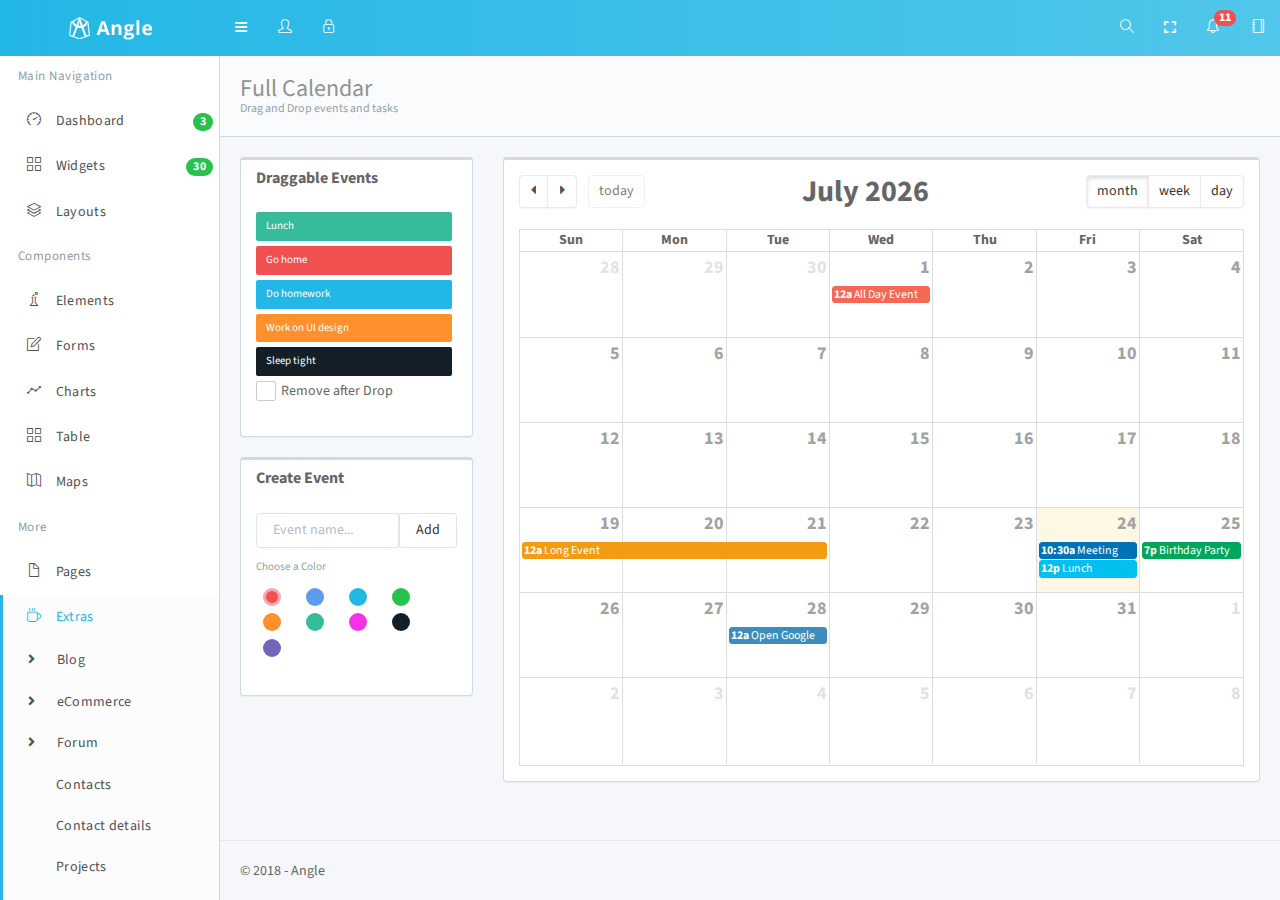
<file: app/calendar.html>
<!DOCTYPE html>
<html lang="en">

<head>
   <meta charset="utf-8">
   <meta name="viewport" content="width=device-width, initial-scale=1, maximum-scale=1">
   <meta name="description" content="Bootstrap Admin App + jQuery">
   <meta name="keywords" content="app, responsive, jquery, bootstrap, dashboard, admin">
   <link rel="icon" type="image/x-icon" href="favicon.ico">
   <title>Angle - Bootstrap Admin Template</title>
   <!-- =============== VENDOR STYLES ===============-->
   <!-- FONT AWESOME-->
   <link rel="stylesheet" href="vendor/@fortawesome/fontawesome-free-webfonts/css/fa-brands.css">
   <link rel="stylesheet" href="vendor/@fortawesome/fontawesome-free-webfonts/css/fa-regular.css">
   <link rel="stylesheet" href="vendor/@fortawesome/fontawesome-free-webfonts/css/fa-solid.css">
   <link rel="stylesheet" href="vendor/@fortawesome/fontawesome-free-webfonts/css/fontawesome.css">
   <!-- SIMPLE LINE ICONS-->
   <link rel="stylesheet" href="vendor/simple-line-icons/css/simple-line-icons.css">
   <!-- ANIMATE.CSS-->
   <link rel="stylesheet" href="vendor/animate.css/animate.css">
   <!-- WHIRL (spinners)-->
   <link rel="stylesheet" href="vendor/whirl/dist/whirl.css">
   <!-- =============== PAGE VENDOR STYLES ===============-->
   <!-- FULLCALENDAR-->
   <link rel="stylesheet" href="vendor/fullcalendar/dist/fullcalendar.css">
   <!-- =============== BOOTSTRAP STYLES ===============-->
   <link rel="stylesheet" href="css/bootstrap.css" id="bscss">
   <!-- =============== APP STYLES ===============-->
   <link rel="stylesheet" href="css/app.css" id="maincss">
</head>

<body>
   <div class="wrapper">
      <!-- top navbar-->
      <header class="topnavbar-wrapper">
         <!-- START Top Navbar-->
         <nav class="navbar topnavbar">
            <!-- START navbar header-->
            <div class="navbar-header">
               <a class="navbar-brand" href="#/">
                  <div class="brand-logo">
                     <img class="img-fluid" src="img/logo.png" alt="App Logo">
                  </div>
                  <div class="brand-logo-collapsed">
                     <img class="img-fluid" src="img/logo-single.png" alt="App Logo">
                  </div>
               </a>
            </div>
            <!-- END navbar header-->
            <!-- START Left navbar-->
            <ul class="navbar-nav mr-auto flex-row">
               <li class="nav-item">
                  <!-- Button used to collapse the left sidebar. Only visible on tablet and desktops-->
                  <a class="nav-link d-none d-md-block d-lg-block d-xl-block" href="#" data-trigger-resize="" data-toggle-state="aside-collapsed">
                     <em class="fas fa-bars"></em>
                  </a>
                  <!-- Button to show/hide the sidebar on mobile. Visible on mobile only.-->
                  <a class="nav-link sidebar-toggle d-md-none" href="#" data-toggle-state="aside-toggled" data-no-persist="true">
                     <em class="fas fa-bars"></em>
                  </a>
               </li>
               <!-- START User avatar toggle-->
               <li class="nav-item d-none d-md-block">
                  <!-- Button used to collapse the left sidebar. Only visible on tablet and desktops-->
                  <a class="nav-link" id="user-block-toggle" href="#user-block" data-toggle="collapse">
                     <em class="icon-user"></em>
                  </a>
               </li>
               <!-- END User avatar toggle-->
               <!-- START lock screen-->
               <li class="nav-item d-none d-md-block">
                  <a class="nav-link" href="lock.html" title="Lock screen">
                     <em class="icon-lock"></em>
                  </a>
               </li>
               <!-- END lock screen-->
            </ul>
            <!-- END Left navbar-->
            <!-- START Right Navbar-->
            <ul class="navbar-nav flex-row">
               <!-- Search icon-->
               <li class="nav-item">
                  <a class="nav-link" href="#" data-search-open="">
                     <em class="icon-magnifier"></em>
                  </a>
               </li>
               <!-- Fullscreen (only desktops)-->
               <li class="nav-item d-none d-md-block">
                  <a class="nav-link" href="#" data-toggle-fullscreen="">
                     <em class="fas fa-expand"></em>
                  </a>
               </li>
               <!-- START Alert menu-->
               <li class="nav-item dropdown dropdown-list">
                  <a class="nav-link dropdown-toggle dropdown-toggle-nocaret" href="#" data-toggle="dropdown">
                     <em class="icon-bell"></em>
                     <span class="badge badge-danger">11</span>
                  </a>
                  <!-- START Dropdown menu-->
                  <div class="dropdown-menu dropdown-menu-right animated flipInX">
                     <div class="dropdown-item">
                        <!-- START list group-->
                        <div class="list-group">
                           <!-- list item-->
                           <div class="list-group-item list-group-item-action">
                              <div class="media">
                                 <div class="align-self-start mr-2">
                                    <em class="fab fa-twitter fa-2x text-info"></em>
                                 </div>
                                 <div class="media-body">
                                    <p class="m-0">New followers</p>
                                    <p class="m-0 text-muted text-sm">1 new follower</p>
                                 </div>
                              </div>
                           </div>
                           <!-- list item-->
                           <div class="list-group-item list-group-item-action">
                              <div class="media">
                                 <div class="align-self-start mr-2">
                                    <em class="fas fa-envelope fa-2x text-warning"></em>
                                 </div>
                                 <div class="media-body">
                                    <p class="m-0">New e-mails</p>
                                    <p class="m-0 text-muted text-sm">You have 10 new emails</p>
                                 </div>
                              </div>
                           </div>
                           <!-- list item-->
                           <div class="list-group-item list-group-item-action">
                              <div class="media">
                                 <div class="align-self-start mr-2">
                                    <em class="fas fa-tasks fa-2x text-success"></em>
                                 </div>
                                 <div class="media-body">
                                    <p class="m-0">Pending Tasks</p>
                                    <p class="m-0 text-muted text-sm">11 pending task</p>
                                 </div>
                              </div>
                           </div>
                           <!-- last list item-->
                           <div class="list-group-item list-group-item-action">
                              <span class="d-flex align-items-center">
                                 <span class="text-sm">More notifications</span>
                                 <span class="badge badge-danger ml-auto">14</span>
                              </span>
                           </div>
                        </div>
                        <!-- END list group-->
                     </div>
                  </div>
                  <!-- END Dropdown menu-->
               </li>
               <!-- END Alert menu-->
               <!-- START Offsidebar button-->
               <li class="nav-item">
                  <a class="nav-link" href="#" data-toggle-state="offsidebar-open" data-no-persist="true">
                     <em class="icon-notebook"></em>
                  </a>
               </li>
               <!-- END Offsidebar menu-->
            </ul>
            <!-- END Right Navbar-->
            <!-- START Search form-->
            <form class="navbar-form" role="search" action="search.html">
               <div class="form-group">
                  <input class="form-control" type="text" placeholder="Type and hit enter ...">
                  <div class="fas fa-times navbar-form-close" data-search-dismiss=""></div>
               </div>
               <button class="d-none" type="submit">Submit</button>
            </form>
            <!-- END Search form-->
         </nav>
         <!-- END Top Navbar-->
      </header>
      <!-- sidebar-->
      <aside class="aside-container">
         <!-- START Sidebar (left)-->
         <div class="aside-inner">
            <nav class="sidebar" data-sidebar-anyclick-close="">
               <!-- START sidebar nav-->
               <ul class="sidebar-nav">
                  <!-- START user info-->
                  <li class="has-user-block">
                     <div class="collapse" id="user-block">
                        <div class="item user-block">
                           <!-- User picture-->
                           <div class="user-block-picture">
                              <div class="user-block-status">
                                 <img class="img-thumbnail rounded-circle" src="img/user/02.jpg" alt="Avatar" width="60" height="60">
                                 <div class="circle bg-success circle-lg"></div>
                              </div>
                           </div>
                           <!-- Name and Job-->
                           <div class="user-block-info">
                              <span class="user-block-name">Hello, Mike</span>
                              <span class="user-block-role">Designer</span>
                           </div>
                        </div>
                     </div>
                  </li>
                  <!-- END user info-->
                  <!-- Iterates over all sidebar items-->
                  <li class="nav-heading ">
                     <span data-localize="sidebar.heading.HEADER">Main Navigation</span>
                  </li>
                  <li class=" ">
                     <a href="#dashboard" title="Dashboard" data-toggle="collapse">
                        <div class="float-right badge badge-success">3</div>
                        <em class="icon-speedometer"></em>
                        <span data-localize="sidebar.nav.DASHBOARD">Dashboard</span>
                     </a>
                     <ul class="sidebar-nav sidebar-subnav collapse" id="dashboard">
                        <li class="sidebar-subnav-header">Dashboard</li>
                        <li class=" ">
                           <a href="dashboard.html" title="Dashboard v1">
                              <span>Dashboard v1</span>
                           </a>
                        </li>
                        <li class=" ">
                           <a href="dashboard_v2.html" title="Dashboard v2">
                              <span>Dashboard v2</span>
                           </a>
                        </li>
                        <li class=" ">
                           <a href="dashboard_v3.html" title="Dashboard v3">
                              <span>Dashboard v3</span>
                           </a>
                        </li>
                     </ul>
                  </li>
                  <li class=" ">
                     <a href="widgets.html" title="Widgets">
                        <div class="float-right badge badge-success">30</div>
                        <em class="icon-grid"></em>
                        <span data-localize="sidebar.nav.WIDGETS">Widgets</span>
                     </a>
                  </li>
                  <li class=" ">
                     <a href="#layout" title="Layouts" data-toggle="collapse">
                        <em class="icon-layers"></em>
                        <span>Layouts</span>
                     </a>
                     <ul class="sidebar-nav sidebar-subnav collapse" id="layout">
                        <li class="sidebar-subnav-header">Layouts</li>
                        <li class=" ">
                           <a href="dashboard_h.html" title="Horizontal">
                              <span>Horizontal</span>
                           </a>
                        </li>
                     </ul>
                  </li>
                  <li class="nav-heading ">
                     <span data-localize="sidebar.heading.COMPONENTS">Components</span>
                  </li>
                  <li class=" ">
                     <a href="#elements" title="Elements" data-toggle="collapse">
                        <em class="icon-chemistry"></em>
                        <span data-localize="sidebar.nav.element.ELEMENTS">Elements</span>
                     </a>
                     <ul class="sidebar-nav sidebar-subnav collapse" id="elements">
                        <li class="sidebar-subnav-header">Elements</li>
                        <li class=" ">
                           <a href="buttons.html" title="Buttons">
                              <span data-localize="sidebar.nav.element.BUTTON">Buttons</span>
                           </a>
                        </li>
                        <li class=" ">
                           <a href="notifications.html" title="Notifications">
                              <span data-localize="sidebar.nav.element.NOTIFICATION">Notifications</span>
                           </a>
                        </li>
                        <li class=" ">
                           <a href="sweetalert.html" title="Sweet Alert">
                              <span>Sweet Alert</span>
                           </a>
                        </li>
                        <li class=" ">
                           <a href="carousel.html" title="Carousel">
                              <span data-localize="sidebar.nav.element.INTERACTION">Carousel</span>
                           </a>
                        </li>
                        <li class=" ">
                           <a href="spinners.html" title="Spinners">
                              <span data-localize="sidebar.nav.element.SPINNER">Spinners</span>
                           </a>
                        </li>
                        <li class=" ">
                           <a href="animations.html" title="Animations">
                              <span data-localize="sidebar.nav.element.ANIMATION">Animations</span>
                           </a>
                        </li>
                        <li class=" ">
                           <a href="dropdown-animations.html" title="Dropdown">
                              <span data-localize="sidebar.nav.element.DROPDOWN">Dropdown</span>
                           </a>
                        </li>
                        <li class=" ">
                           <a href="nestable.html" title="Nestable">
                              <span>Nestable</span>
                           </a>
                        </li>
                        <li class=" ">
                           <a href="sortable.html" title="Sortable">
                              <span>Sortable</span>
                           </a>
                        </li>
                        <li class=" ">
                           <a href="cards.html" title="Cards">
                              <span data-localize="sidebar.nav.element.CARDS">Cards</span>
                           </a>
                        </li>
                        <li class=" ">
                           <a href="portlets.html" title="Portlets">
                              <span data-localize="sidebar.nav.element.PORTLET">Portlets</span>
                           </a>
                        </li>
                        <li class=" ">
                           <a href="grid.html" title="Grid">
                              <span data-localize="sidebar.nav.element.GRID">Grid</span>
                           </a>
                        </li>
                        <li class=" ">
                           <a href="grid-masonry.html" title="Grid Masonry">
                              <span data-localize="sidebar.nav.element.GRID_MASONRY">Grid Masonry</span>
                           </a>
                        </li>
                        <li class=" ">
                           <a href="typo.html" title="Typography">
                              <span data-localize="sidebar.nav.element.TYPO">Typography</span>
                           </a>
                        </li>
                        <li class=" ">
                           <a href="icons-font.html" title="Font Icons">
                              <div class="float-right badge badge-success">+400</div>
                              <span data-localize="sidebar.nav.element.FONT_ICON">Font Icons</span>
                           </a>
                        </li>
                        <li class=" ">
                           <a href="icons-weather.html" title="Weather Icons">
                              <div class="float-right badge badge-success">+100</div>
                              <span data-localize="sidebar.nav.element.WEATHER_ICON">Weather Icons</span>
                           </a>
                        </li>
                        <li class=" ">
                           <a href="colors.html" title="Colors">
                              <span data-localize="sidebar.nav.element.COLOR">Colors</span>
                           </a>
                        </li>
                     </ul>
                  </li>
                  <li class=" ">
                     <a href="#forms" title="Forms" data-toggle="collapse">
                        <em class="icon-note"></em>
                        <span data-localize="sidebar.nav.form.FORM">Forms</span>
                     </a>
                     <ul class="sidebar-nav sidebar-subnav collapse" id="forms">
                        <li class="sidebar-subnav-header">Forms</li>
                        <li class=" ">
                           <a href="form-standard.html" title="Standard">
                              <span data-localize="sidebar.nav.form.STANDARD">Standard</span>
                           </a>
                        </li>
                        <li class=" ">
                           <a href="form-extended.html" title="Extended">
                              <span data-localize="sidebar.nav.form.EXTENDED">Extended</span>
                           </a>
                        </li>
                        <li class=" ">
                           <a href="form-validation.html" title="Validation">
                              <span data-localize="sidebar.nav.form.VALIDATION">Validation</span>
                           </a>
                        </li>
                        <li class=" ">
                           <a href="form-wizard.html" title="Wizard">
                              <span>Wizard</span>
                           </a>
                        </li>
                        <li class=" ">
                           <a href="form-upload.html" title="Upload">
                              <span>Upload</span>
                           </a>
                        </li>
                        <li class=" ">
                           <a href="form-xeditable.html" title="xEditable">
                              <span>xEditable</span>
                           </a>
                        </li>
                        <li class=" ">
                           <a href="form-imagecrop.html" title="Cropper">
                              <span>Cropper</span>
                           </a>
                        </li>
                     </ul>
                  </li>
                  <li class=" ">
                     <a href="#charts" title="Charts" data-toggle="collapse">
                        <em class="icon-graph"></em>
                        <span data-localize="sidebar.nav.chart.CHART">Charts</span>
                     </a>
                     <ul class="sidebar-nav sidebar-subnav collapse" id="charts">
                        <li class="sidebar-subnav-header">Charts</li>
                        <li class=" ">
                           <a href="chart-flot.html" title="Flot">
                              <span data-localize="sidebar.nav.chart.FLOT">Flot</span>
                           </a>
                        </li>
                        <li class=" ">
                           <a href="chart-radial.html" title="Radial">
                              <span data-localize="sidebar.nav.chart.RADIAL">Radial</span>
                           </a>
                        </li>
                        <li class=" ">
                           <a href="chart-js.html" title="Chart JS">
                              <span>Chart JS</span>
                           </a>
                        </li>
                        <li class=" ">
                           <a href="chart-rickshaw.html" title="Rickshaw">
                              <span>Rickshaw</span>
                           </a>
                        </li>
                        <li class=" ">
                           <a href="chart-morris.html" title="MorrisJS">
                              <span>MorrisJS</span>
                           </a>
                        </li>
                        <li class=" ">
                           <a href="chart-chartist.html" title="Chartist">
                              <span>Chartist</span>
                           </a>
                        </li>
                     </ul>
                  </li>
                  <li class=" ">
                     <a href="#tables" title="Tables" data-toggle="collapse">
                        <em class="icon-grid"></em>
                        <span data-localize="sidebar.nav.table.TABLE">Tables</span>
                     </a>
                     <ul class="sidebar-nav sidebar-subnav collapse" id="tables">
                        <li class="sidebar-subnav-header">Tables</li>
                        <li class=" ">
                           <a href="table-standard.html" title="Standard">
                              <span data-localize="sidebar.nav.table.STANDARD">Standard</span>
                           </a>
                        </li>
                        <li class=" ">
                           <a href="table-extended.html" title="Extended">
                              <span data-localize="sidebar.nav.table.EXTENDED">Extended</span>
                           </a>
                        </li>
                        <li class=" ">
                           <a href="table-datatable.html" title="DataTables">
                              <span data-localize="sidebar.nav.table.DATATABLE">DataTables</span>
                           </a>
                        </li>
                        <li class=" ">
                           <a href="table-bootgrid.html" title="BootGrid">
                              <span>BootGrid</span>
                           </a>
                        </li>
                     </ul>
                  </li>
                  <li class=" ">
                     <a href="#maps" title="Maps" data-toggle="collapse">
                        <em class="icon-map"></em>
                        <span data-localize="sidebar.nav.map.MAP">Maps</span>
                     </a>
                     <ul class="sidebar-nav sidebar-subnav collapse" id="maps">
                        <li class="sidebar-subnav-header">Maps</li>
                        <li class=" ">
                           <a href="maps-google.html" title="Google Maps">
                              <span data-localize="sidebar.nav.map.GOOGLE">Google Maps</span>
                           </a>
                        </li>
                        <li class=" ">
                           <a href="maps-vector.html" title="Vector Maps">
                              <span data-localize="sidebar.nav.map.VECTOR">Vector Maps</span>
                           </a>
                        </li>
                     </ul>
                  </li>
                  <li class="nav-heading ">
                     <span data-localize="sidebar.heading.MORE">More</span>
                  </li>
                  <li class=" ">
                     <a href="#pages" title="Pages" data-toggle="collapse">
                        <em class="icon-doc"></em>
                        <span data-localize="sidebar.nav.pages.PAGES">Pages</span>
                     </a>
                     <ul class="sidebar-nav sidebar-subnav collapse" id="pages">
                        <li class="sidebar-subnav-header">Pages</li>
                        <li class=" ">
                           <a href="login.html" title="Login">
                              <span data-localize="sidebar.nav.pages.LOGIN">Login</span>
                           </a>
                        </li>
                        <li class=" ">
                           <a href="register.html" title="Sign up">
                              <span data-localize="sidebar.nav.pages.REGISTER">Sign up</span>
                           </a>
                        </li>
                        <li class=" ">
                           <a href="recover.html" title="Recover Password">
                              <span data-localize="sidebar.nav.pages.RECOVER">Recover Password</span>
                           </a>
                        </li>
                        <li class=" ">
                           <a href="lock.html" title="Lock">
                              <span data-localize="sidebar.nav.pages.LOCK">Lock</span>
                           </a>
                        </li>
                        <li class=" ">
                           <a href="template.html" title="Starter Template">
                              <span data-localize="sidebar.nav.pages.STARTER">Starter Template</span>
                           </a>
                        </li>
                        <li class=" ">
                           <a href="404.html" title="404">
                              <span>404</span>
                           </a>
                        </li>
                        <li class=" ">
                           <a href="500.html" title="500">
                              <span>500</span>
                           </a>
                        </li>
                        <li class=" ">
                           <a href="maintenance.html" title="Maintenance">
                              <span>Maintenance</span>
                           </a>
                        </li>
                     </ul>
                  </li>
                  <li class=" ">
                     <a href="#extras" title="Extras" data-toggle="collapse">
                        <em class="icon-cup"></em>
                        <span data-localize="sidebar.nav.extra.EXTRA">Extras</span>
                     </a>
                     <ul class="sidebar-nav sidebar-subnav collapse" id="extras">
                        <li class="sidebar-subnav-header">Extras</li>
                        <li class=" ">
                           <a href="#blog" title="Blog" data-toggle="collapse">
                              <em class="fas fa-angle-right"></em>
                              <span>Blog</span>
                           </a>
                           <ul class="sidebar-nav sidebar-subnav collapse" id="blog">
                              <li class="sidebar-subnav-header">Blog</li>
                              <li class=" ">
                                 <a href="blog.html" title="List">
                                    <span>List</span>
                                 </a>
                              </li>
                              <li class=" ">
                                 <a href="blog-post.html" title="Post">
                                    <span>Post</span>
                                 </a>
                              </li>
                              <li class=" ">
                                 <a href="blog-articles.html" title="Articles">
                                    <span>Articles</span>
                                 </a>
                              </li>
                              <li class=" ">
                                 <a href="blog-article-view.html" title="Article View">
                                    <span>Article View</span>
                                 </a>
                              </li>
                           </ul>
                        </li>
                        <li class=" ">
                           <a href="#ecommerce" title="eCommerce" data-toggle="collapse">
                              <em class="fas fa-angle-right"></em>
                              <span>eCommerce</span>
                           </a>
                           <ul class="sidebar-nav sidebar-subnav collapse" id="ecommerce">
                              <li class="sidebar-subnav-header">eCommerce</li>
                              <li class=" ">
                                 <a href="ecommerce-orders.html" title="Orders">
                                    <div class="float-right badge badge-success">10</div>
                                    <span>Orders</span>
                                 </a>
                              </li>
                              <li class=" ">
                                 <a href="ecommerce-order-view.html" title="Order View">
                                    <span>Order View</span>
                                 </a>
                              </li>
                              <li class=" ">
                                 <a href="ecommerce-products.html" title="Products">
                                    <span>Products</span>
                                 </a>
                              </li>
                              <li class=" ">
                                 <a href="ecommerce-product-view.html" title="Product View">
                                    <span>Product View</span>
                                 </a>
                              </li>
                              <li class=" ">
                                 <a href="ecommerce-checkout.html" title="Checkout">
                                    <span>Checkout</span>
                                 </a>
                              </li>
                           </ul>
                        </li>
                        <li class=" ">
                           <a href="#forum" title="Forum" data-toggle="collapse">
                              <em class="fas fa-angle-right"></em>
                              <span>Forum</span>
                           </a>
                           <ul class="sidebar-nav sidebar-subnav collapse" id="forum">
                              <li class="sidebar-subnav-header">Forum</li>
                              <li class=" ">
                                 <a href="forum-categories.html" title="Categories">
                                    <span>Categories</span>
                                 </a>
                              </li>
                              <li class=" ">
                                 <a href="forum-topics.html" title="Topics">
                                    <span>Topics</span>
                                 </a>
                              </li>
                              <li class=" ">
                                 <a href="forum-discussion.html" title="Discussion">
                                    <span>Discussion</span>
                                 </a>
                              </li>
                           </ul>
                        </li>
                        <li class=" ">
                           <a href="contacts.html" title="Contacts">
                              <span>Contacts</span>
                           </a>
                        </li>
                        <li class=" ">
                           <a href="contact-details.html" title="Contact details">
                              <span>Contact details</span>
                           </a>
                        </li>
                        <li class=" ">
                           <a href="projects.html" title="Projects">
                              <span>Projects</span>
                           </a>
                        </li>
                        <li class=" ">
                           <a href="project-details.html" title="Projects details">
                              <span>Projects details</span>
                           </a>
                        </li>
                        <li class=" ">
                           <a href="team-viewer.html" title="Team viewer">
                              <span>Team viewer</span>
                           </a>
                        </li>
                        <li class=" ">
                           <a href="social-board.html" title="Social board">
                              <span>Social board</span>
                           </a>
                        </li>
                        <li class=" ">
                           <a href="vote-links.html" title="Vote links">
                              <span>Vote links</span>
                           </a>
                        </li>
                        <li class=" ">
                           <a href="bug-tracker.html" title="Bug tracker">
                              <span>Bug tracker</span>
                           </a>
                        </li>
                        <li class=" ">
                           <a href="faq.html" title="FAQ">
                              <span>FAQ</span>
                           </a>
                        </li>
                        <li class=" ">
                           <a href="help-center.html" title="Help Center">
                              <span>Help Center</span>
                           </a>
                        </li>
                        <li class=" ">
                           <a href="followers.html" title="Followers">
                              <span>Followers</span>
                           </a>
                        </li>
                        <li class=" ">
                           <a href="settings.html" title="Settings">
                              <span>Settings</span>
                           </a>
                        </li>
                        <li class=" ">
                           <a href="plans.html" title="Plans">
                              <span>Plans</span>
                           </a>
                        </li>
                        <li class=" ">
                           <a href="file-manager.html" title="File manager">
                              <span>File manager</span>
                           </a>
                        </li>
                        <li class=" ">
                           <a href="mailbox.html" title="Mailbox">
                              <span data-localize="sidebar.nav.extra.MAILBOX">Mailbox</span>
                           </a>
                        </li>
                        <li class=" ">
                           <a href="timeline.html" title="Timeline">
                              <span data-localize="sidebar.nav.extra.TIMELINE">Timeline</span>
                           </a>
                        </li>
                        <li class=" active">
                           <a href="calendar.html" title="Calendar">
                              <span data-localize="sidebar.nav.extra.CALENDAR">Calendar</span>
                           </a>
                        </li>
                        <li class=" ">
                           <a href="invoice.html" title="Invoice">
                              <span data-localize="sidebar.nav.extra.INVOICE">Invoice</span>
                           </a>
                        </li>
                        <li class=" ">
                           <a href="search.html" title="Search">
                              <span data-localize="sidebar.nav.extra.SEARCH">Search</span>
                           </a>
                        </li>
                        <li class=" ">
                           <a href="todo.html" title="Todo List">
                              <span data-localize="sidebar.nav.extra.TODO">Todo List</span>
                           </a>
                        </li>
                        <li class=" ">
                           <a href="profile.html" title="Profile">
                              <span data-localize="sidebar.nav.extra.PROFILE">Profile</span>
                           </a>
                        </li>
                     </ul>
                  </li>
                  <li class=" ">
                     <a href="#multilevel" title="Multilevel" data-toggle="collapse">
                        <em class="far fa-folder-open"></em>
                        <span>Multilevel</span>
                     </a>
                     <ul class="sidebar-nav sidebar-subnav collapse" id="multilevel">
                        <li class="sidebar-subnav-header">Multilevel</li>
                        <li class=" ">
                           <a href="#level1" title="Level 1" data-toggle="collapse">
                              <span>Level 1</span>
                           </a>
                           <ul class="sidebar-nav sidebar-subnav collapse" id="level1">
                              <li class="sidebar-subnav-header">Level 1</li>
                              <li class=" ">
                                 <a href="multilevel-1.html" title="Level1 Item">
                                    <span>Level1 Item</span>
                                 </a>
                              </li>
                              <li class=" ">
                                 <a href="#level2" title="Level 2" data-toggle="collapse">
                                    <span>Level 2</span>
                                 </a>
                                 <ul class="sidebar-nav sidebar-subnav collapse" id="level2">
                                    <li class="sidebar-subnav-header">Level 2</li>
                                    <li class=" ">
                                       <a href="#level3" title="Level 3" data-toggle="collapse">
                                          <span>Level 3</span>
                                       </a>
                                       <ul class="sidebar-nav sidebar-subnav collapse" id="level3">
                                          <li class="sidebar-subnav-header">Level 3</li>
                                          <li class=" ">
                                             <a href="multilevel-3.html" title="Level3 Item">
                                                <span>Level3 Item</span>
                                             </a>
                                          </li>
                                       </ul>
                                    </li>
                                 </ul>
                              </li>
                           </ul>
                        </li>
                     </ul>
                  </li>
               </ul>
               <!-- END sidebar nav-->
            </nav>
         </div>
         <!-- END Sidebar (left)-->
      </aside>
      <!-- offsidebar-->
      <aside class="offsidebar d-none">
         <!-- START Off Sidebar (right)-->
         <nav>
            <div role="tabpanel">
               <!-- Nav tabs-->
               <ul class="nav nav-tabs nav-justified" role="tablist">
                  <li class="nav-item" role="presentation">
                     <a class="nav-link active" href="#app-settings" aria-controls="app-settings" role="tab" data-toggle="tab">
                        <em class="icon-equalizer fa-lg"></em>
                     </a>
                  </li>
                  <li class="nav-item" role="presentation">
                     <a class="nav-link" href="#app-chat" aria-controls="app-chat" role="tab" data-toggle="tab">
                        <em class="icon-user fa-lg"></em>
                     </a>
                  </li>
               </ul>
               <!-- Tab panes-->
               <div class="tab-content">
                  <div class="tab-pane fade active show" id="app-settings" role="tabpanel">
                     <h3 class="text-center text-thin mt-4">Settings</h3>
                     <div class="p-2">
                        <h4 class="text-muted text-thin">Themes</h4>
                        <div class="row row-flush mb-2">
                           <div class="col mb-2">
                              <div class="setting-color">
                                 <label data-load-css="css/theme-a.css">
                                    <input type="radio" name="setting-theme" checked="checked">
                                    <span class="icon-check"></span>
                                    <span class="split">
                                       <span class="color bg-info"></span>
                                       <span class="color bg-info-light"></span>
                                    </span>
                                    <span class="color bg-white"></span>
                                 </label>
                              </div>
                           </div>
                           <div class="col mb-2">
                              <div class="setting-color">
                                 <label data-load-css="css/theme-b.css">
                                    <input type="radio" name="setting-theme">
                                    <span class="icon-check"></span>
                                    <span class="split">
                                       <span class="color bg-green"></span>
                                       <span class="color bg-green-light"></span>
                                    </span>
                                    <span class="color bg-white"></span>
                                 </label>
                              </div>
                           </div>
                           <div class="col mb-2">
                              <div class="setting-color">
                                 <label data-load-css="css/theme-c.css">
                                    <input type="radio" name="setting-theme">
                                    <span class="icon-check"></span>
                                    <span class="split">
                                       <span class="color bg-purple"></span>
                                       <span class="color bg-purple-light"></span>
                                    </span>
                                    <span class="color bg-white"></span>
                                 </label>
                              </div>
                           </div>
                           <div class="col mb-2">
                              <div class="setting-color">
                                 <label data-load-css="css/theme-d.css">
                                    <input type="radio" name="setting-theme">
                                    <span class="icon-check"></span>
                                    <span class="split">
                                       <span class="color bg-danger"></span>
                                       <span class="color bg-danger-light"></span>
                                    </span>
                                    <span class="color bg-white"></span>
                                 </label>
                              </div>
                           </div>
                        </div>
                        <div class="row row-flush mb-2">
                           <div class="col mb-2">
                              <div class="setting-color">
                                 <label data-load-css="css/theme-e.css">
                                    <input type="radio" name="setting-theme">
                                    <span class="icon-check"></span>
                                    <span class="split">
                                       <span class="color bg-info-dark"></span>
                                       <span class="color bg-info"></span>
                                    </span>
                                    <span class="color bg-gray-dark"></span>
                                 </label>
                              </div>
                           </div>
                           <div class="col mb-2">
                              <div class="setting-color">
                                 <label data-load-css="css/theme-f.css">
                                    <input type="radio" name="setting-theme">
                                    <span class="icon-check"></span>
                                    <span class="split">
                                       <span class="color bg-green-dark"></span>
                                       <span class="color bg-green"></span>
                                    </span>
                                    <span class="color bg-gray-dark"></span>
                                 </label>
                              </div>
                           </div>
                           <div class="col mb-2">
                              <div class="setting-color">
                                 <label data-load-css="css/theme-g.css">
                                    <input type="radio" name="setting-theme">
                                    <span class="icon-check"></span>
                                    <span class="split">
                                       <span class="color bg-purple-dark"></span>
                                       <span class="color bg-purple"></span>
                                    </span>
                                    <span class="color bg-gray-dark"></span>
                                 </label>
                              </div>
                           </div>
                           <div class="col mb-2">
                              <div class="setting-color">
                                 <label data-load-css="css/theme-h.css">
                                    <input type="radio" name="setting-theme">
                                    <span class="icon-check"></span>
                                    <span class="split">
                                       <span class="color bg-danger-dark"></span>
                                       <span class="color bg-danger"></span>
                                    </span>
                                    <span class="color bg-gray-dark"></span>
                                 </label>
                              </div>
                           </div>
                        </div>
                     </div>
                     <div class="p-2">
                        <h4 class="text-muted text-thin">Layout</h4>
                        <div class="clearfix">
                           <p class="float-left">Fixed</p>
                           <div class="float-right">
                              <label class="switch">
                                 <input id="chk-fixed" type="checkbox" data-toggle-state="layout-fixed">
                                 <span></span>
                              </label>
                           </div>
                        </div>
                        <div class="clearfix">
                           <p class="float-left">Boxed</p>
                           <div class="float-right">
                              <label class="switch">
                                 <input id="chk-boxed" type="checkbox" data-toggle-state="layout-boxed">
                                 <span></span>
                              </label>
                           </div>
                        </div>
                        <div class="clearfix">
                           <p class="float-left">RTL</p>
                           <div class="float-right">
                              <label class="switch">
                                 <input id="chk-rtl" type="checkbox">
                                 <span></span>
                              </label>
                           </div>
                        </div>
                     </div>
                     <div class="p-2">
                        <h4 class="text-muted text-thin">Aside</h4>
                        <div class="clearfix">
                           <p class="float-left">Collapsed</p>
                           <div class="float-right">
                              <label class="switch">
                                 <input id="chk-collapsed" type="checkbox" data-toggle-state="aside-collapsed">
                                 <span></span>
                              </label>
                           </div>
                        </div>
                        <div class="clearfix">
                           <p class="float-left">Collapsed Text</p>
                           <div class="float-right">
                              <label class="switch">
                                 <input id="chk-collapsed-text" type="checkbox" data-toggle-state="aside-collapsed-text">
                                 <span></span>
                              </label>
                           </div>
                        </div>
                        <div class="clearfix">
                           <p class="float-left">Float</p>
                           <div class="float-right">
                              <label class="switch">
                                 <input id="chk-float" type="checkbox" data-toggle-state="aside-float">
                                 <span></span>
                              </label>
                           </div>
                        </div>
                        <div class="clearfix">
                           <p class="float-left">Hover</p>
                           <div class="float-right">
                              <label class="switch">
                                 <input id="chk-hover" type="checkbox" data-toggle-state="aside-hover">
                                 <span></span>
                              </label>
                           </div>
                        </div>
                        <div class="clearfix">
                           <p class="float-left">Show Scrollbar</p>
                           <div class="float-right">
                              <label class="switch">
                                 <input id="chk-scroll" type="checkbox" data-toggle-state="show-scrollbar" data-target=".sidebar">
                                 <span></span>
                              </label>
                           </div>
                        </div>
                     </div>
                  </div>
                  <div class="tab-pane fade" id="app-chat" role="tabpanel">
                     <h3 class="text-center text-thin mt-4">Connections</h3>
                     <div class="list-group">
                        <!-- START list title-->
                        <div class="list-group-item border-0">
                           <small class="text-muted">ONLINE</small>
                        </div>
                        <!-- END list title-->
                        <div class="list-group-item list-group-item-action border-0">
                           <div class="media">
                              <img class="align-self-center mr-3 rounded-circle thumb48" src="img/user/05.jpg" alt="Image">
                              <div class="media-body text-truncate">
                                 <a href="#">
                                    <strong>Juan Sims</strong>
                                 </a>
                                 <br>
                                 <small class="text-muted">Designeer</small>
                              </div>
                              <div class="ml-auto">
                                 <span class="circle bg-success circle-lg"></span>
                              </div>
                           </div>
                        </div>
                        <div class="list-group-item list-group-item-action border-0">
                           <div class="media">
                              <img class="align-self-center mr-3 rounded-circle thumb48" src="img/user/06.jpg" alt="Image">
                              <div class="media-body text-truncate">
                                 <a href="#">
                                    <strong>Maureen Jenkins</strong>
                                 </a>
                                 <br>
                                 <small class="text-muted">Designeer</small>
                              </div>
                              <div class="ml-auto">
                                 <span class="circle bg-success circle-lg"></span>
                              </div>
                           </div>
                        </div>
                        <div class="list-group-item list-group-item-action border-0">
                           <div class="media">
                              <img class="align-self-center mr-3 rounded-circle thumb48" src="img/user/07.jpg" alt="Image">
                              <div class="media-body text-truncate">
                                 <a href="#">
                                    <strong>Billie Dunn</strong>
                                 </a>
                                 <br>
                                 <small class="text-muted">Designeer</small>
                              </div>
                              <div class="ml-auto">
                                 <span class="circle bg-danger circle-lg"></span>
                              </div>
                           </div>
                        </div>
                        <div class="list-group-item list-group-item-action border-0">
                           <div class="media">
                              <img class="align-self-center mr-3 rounded-circle thumb48" src="img/user/08.jpg" alt="Image">
                              <div class="media-body text-truncate">
                                 <a href="#">
                                    <strong>Tomothy Roberts</strong>
                                 </a>
                                 <br>
                                 <small class="text-muted">Designeer</small>
                              </div>
                              <div class="ml-auto">
                                 <span class="circle bg-warning circle-lg"></span>
                              </div>
                           </div>
                        </div>
                        <!-- START list title-->
                        <div class="list-group-item border-0">
                           <small class="text-muted">OFFLINE</small>
                        </div>
                        <!-- END list title-->
                        <div class="list-group-item list-group-item-action border-0">
                           <div class="media">
                              <img class="align-self-center mr-3 rounded-circle thumb48" src="img/user/09.jpg" alt="Image">
                              <div class="media-body text-truncate">
                                 <a href="#">
                                    <strong>Lawrence Robinson</strong>
                                 </a>
                                 <br>
                                 <small class="text-muted">Designeer</small>
                              </div>
                              <div class="ml-auto">
                                 <span class="circle bg-warning circle-lg"></span>
                              </div>
                           </div>
                        </div>
                        <div class="list-group-item list-group-item-action border-0">
                           <div class="media">
                              <img class="align-self-center mr-3 rounded-circle thumb48" src="img/user/10.jpg" alt="Image">
                              <div class="media-body text-truncate">
                                 <a href="#">
                                    <strong>Tyrone Owens</strong>
                                 </a>
                                 <br>
                                 <small class="text-muted">Designeer</small>
                              </div>
                              <div class="ml-auto">
                                 <span class="circle bg-warning circle-lg"></span>
                              </div>
                           </div>
                        </div>
                     </div>
                     <div class="px-3 py-4 text-center">
                        <!-- Optional link to list more users-->
                        <a class="btn btn-purple btn-sm" href="#" title="See more contacts">
                           <strong>Load more..</strong>
                        </a>
                     </div>
                     <!-- Extra items-->
                     <div class="px-3 py-2">
                        <p>
                           <small class="text-muted">Tasks completion</small>
                        </p>
                        <div class="progress progress-xs m-0">
                           <div class="progress-bar bg-success" role="progressbar" aria-valuenow="80" aria-valuemin="0" aria-valuemax="100" style="width: 80%">
                              <span class="sr-only">80% Complete</span>
                           </div>
                        </div>
                     </div>
                     <div class="px-3 py-2">
                        <p>
                           <small class="text-muted">Upload quota</small>
                        </p>
                        <div class="progress progress-xs m-0">
                           <div class="progress-bar bg-warning" role="progressbar" aria-valuenow="40" aria-valuemin="0" aria-valuemax="100" style="width: 40%">
                              <span class="sr-only">40% Complete</span>
                           </div>
                        </div>
                     </div>
                  </div>
               </div>
            </div>
         </nav>
         <!-- END Off Sidebar (right)-->
      </aside>
      <!-- Main section-->
      <section class="section-container">
         <!-- Page content-->
         <div class="content-wrapper">
            <div class="content-heading">
               <div>Full Calendar
                  <small>Drag and Drop events and tasks</small>
               </div>
            </div>
            <!-- START row-->
            <div class="calendar-app">
               <div class="row">
                  <div class="col-xl-3 col-lg-4">
                     <div class="row">
                        <div class="col-lg-12 col-md-6 col-12">
                           <!-- START card-->
                           <div class="card card-default">
                              <div class="card-header">
                                 <h4 class="card-title">Draggable Events</h4>
                              </div>
                              <!-- Default external events list-->
                              <div class="external-events-trash">
                                 <div class="card-body">
                                    <div class="external-events">
                                       <div class="bg-green">Lunch</div>
                                       <div class="bg-danger">Go home</div>
                                       <div class="bg-info">Do homework</div>
                                       <div class="bg-warning">Work on UI design</div>
                                       <div class="bg-inverse">Sleep tight</div>
                                    </div>
                                    <p>
                                       <span class="checkbox c-checkbox">
                                          <label>
                                             <input id="remove-after-drop" type="checkbox">
                                             <span class="fa fa-check"></span>Remove after Drop</label>
                                       </span>
                                    </p>
                                 </div>
                              </div>
                           </div>
                           <!-- END card-->
                        </div>
                        <div class="col-lg-12 col-md-6 col-12">
                           <!-- START card-->
                           <div class="card card-default">
                              <div class="card-header">
                                 <h3 class="card-title">Create Event</h3>
                              </div>
                              <div class="card-body">
                                 <div class="input-group mb-2">
                                    <input class="form-control external-event-name" type="text" placeholder="Event name...">
                                    <div class="input-group-btn">
                                       <button class="btn btn-secondary external-event-add-btn" type="button">Add</button>
                                    </div>
                                 </div>
                                 <p class="text-muted">
                                    <small>Choose a Color</small>
                                 </p>
                                 <ul class="list-inline external-event-color-selector">
                                    <li class="list-inline-item p-0">
                                       <a class="circle bg-danger circle-xl selected" href="#"></a>
                                    </li>
                                    <li class="list-inline-item p-0">
                                       <a class="circle bg-primary circle-xl" href="#"></a>
                                    </li>
                                    <li class="list-inline-item p-0">
                                       <a class="circle bg-info circle-xl" href="#"></a>
                                    </li>
                                    <li class="list-inline-item p-0">
                                       <a class="circle bg-success circle-xl" href="#"></a>
                                    </li>
                                    <li class="list-inline-item p-0">
                                       <a class="circle bg-warning circle-xl" href="#"></a>
                                    </li>
                                    <li class="list-inline-item p-0">
                                       <a class="circle bg-green circle-xl" href="#"></a>
                                    </li>
                                    <li class="list-inline-item p-0">
                                       <a class="circle bg-pink circle-xl" href="#"></a>
                                    </li>
                                    <li class="list-inline-item p-0">
                                       <a class="circle bg-inverse circle-xl" href="#"></a>
                                    </li>
                                    <li class="list-inline-item p-0">
                                       <a class="circle bg-purple circle-xl" href="#"></a>
                                    </li>
                                 </ul>
                              </div>
                           </div>
                           <!-- END card-->
                        </div>
                     </div>
                  </div>
                  <div class="col-xl-9 col-lg-8">
                     <!-- START card-->
                     <div class="card card-default">
                        <div class="card-body">
                           <!-- START calendar-->
                           <div id="calendar"></div>
                           <!-- END calendar-->
                        </div>
                     </div>
                     <!-- END card-->
                  </div>
               </div>
               <!-- END row-->
            </div>
         </div>
      </section>
      <!-- Page footer-->
      <footer class="footer-container">
         <span>&copy; 2018 - Angle</span>
      </footer>
   </div>
   <!-- =============== VENDOR SCRIPTS ===============-->
   <!-- MODERNIZR-->
   <script src="vendor/modernizr/modernizr.custom.js"></script>
   <!-- JQUERY-->
   <script src="vendor/jquery/dist/jquery.js"></script>
   <!-- BOOTSTRAP-->
   <script src="vendor/popper.js/dist/umd/popper.js"></script>
   <script src="vendor/bootstrap/dist/js/bootstrap.js"></script>
   <!-- STORAGE API-->
   <script src="vendor/js-storage/js.storage.js"></script>
   <!-- JQUERY EASING-->
   <script src="vendor/jquery.easing/jquery.easing.js"></script>
   <!-- ANIMO-->
   <script src="vendor/animo/animo.js"></script>
   <!-- SCREENFULL-->
   <script src="vendor/screenfull/dist/screenfull.js"></script>
   <!-- LOCALIZE-->
   <script src="vendor/jquery-localize/dist/jquery.localize.js"></script>
   <!-- =============== PAGE VENDOR SCRIPTS ===============-->
   <!-- JQUERY UI-->
   <script src="vendor/components-jqueryui/jquery-ui.js"></script>
   <script src="vendor/jqueryui-touch-punch/jquery.ui.touch-punch.js"></script>
   <!-- MOMENT JS-->
   <script src="vendor/moment/min/moment-with-locales.js"></script>
   <!-- FULLCALENDAR-->
   <script src="vendor/fullcalendar/dist/fullcalendar.js"></script>
   <script src="vendor/fullcalendar/dist/gcal.js"></script>
   <!-- =============== APP SCRIPTS ===============-->
   <script src="js/app.js"></script>
</body>

</html>
</file>
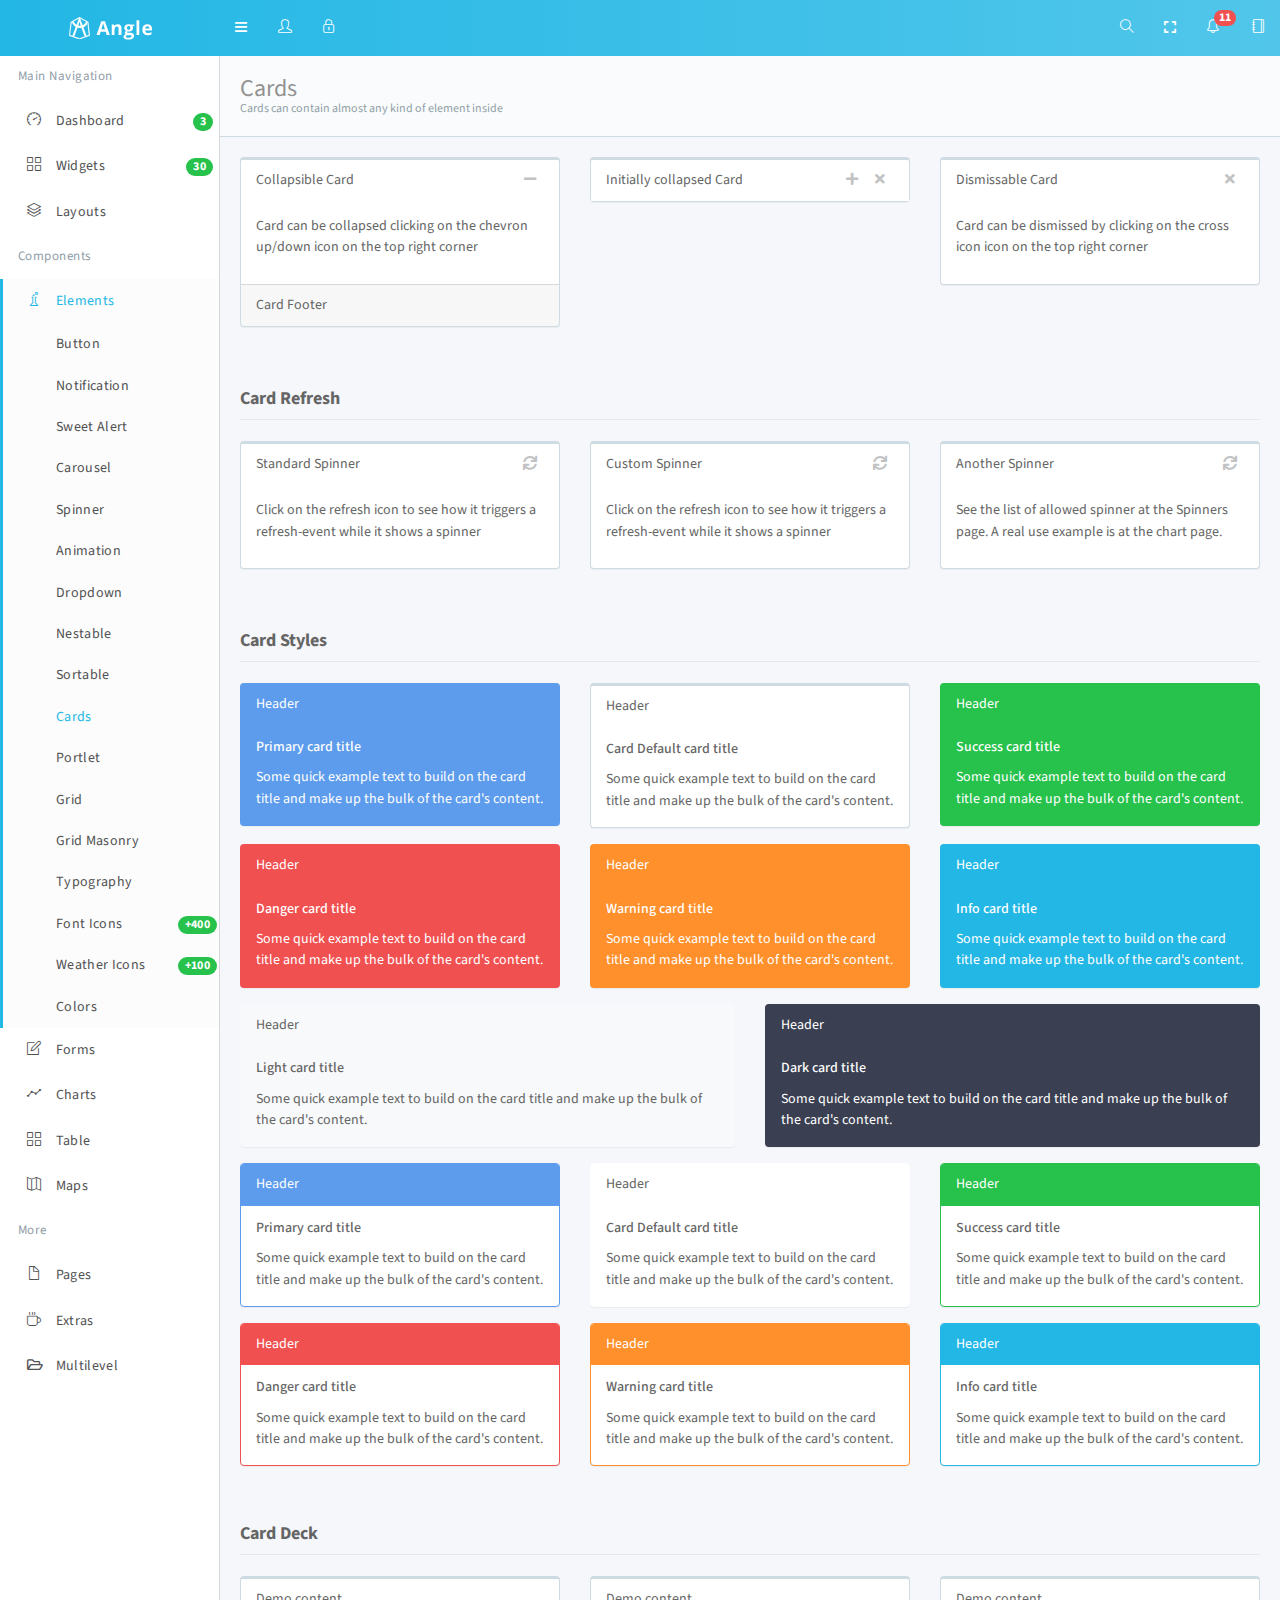
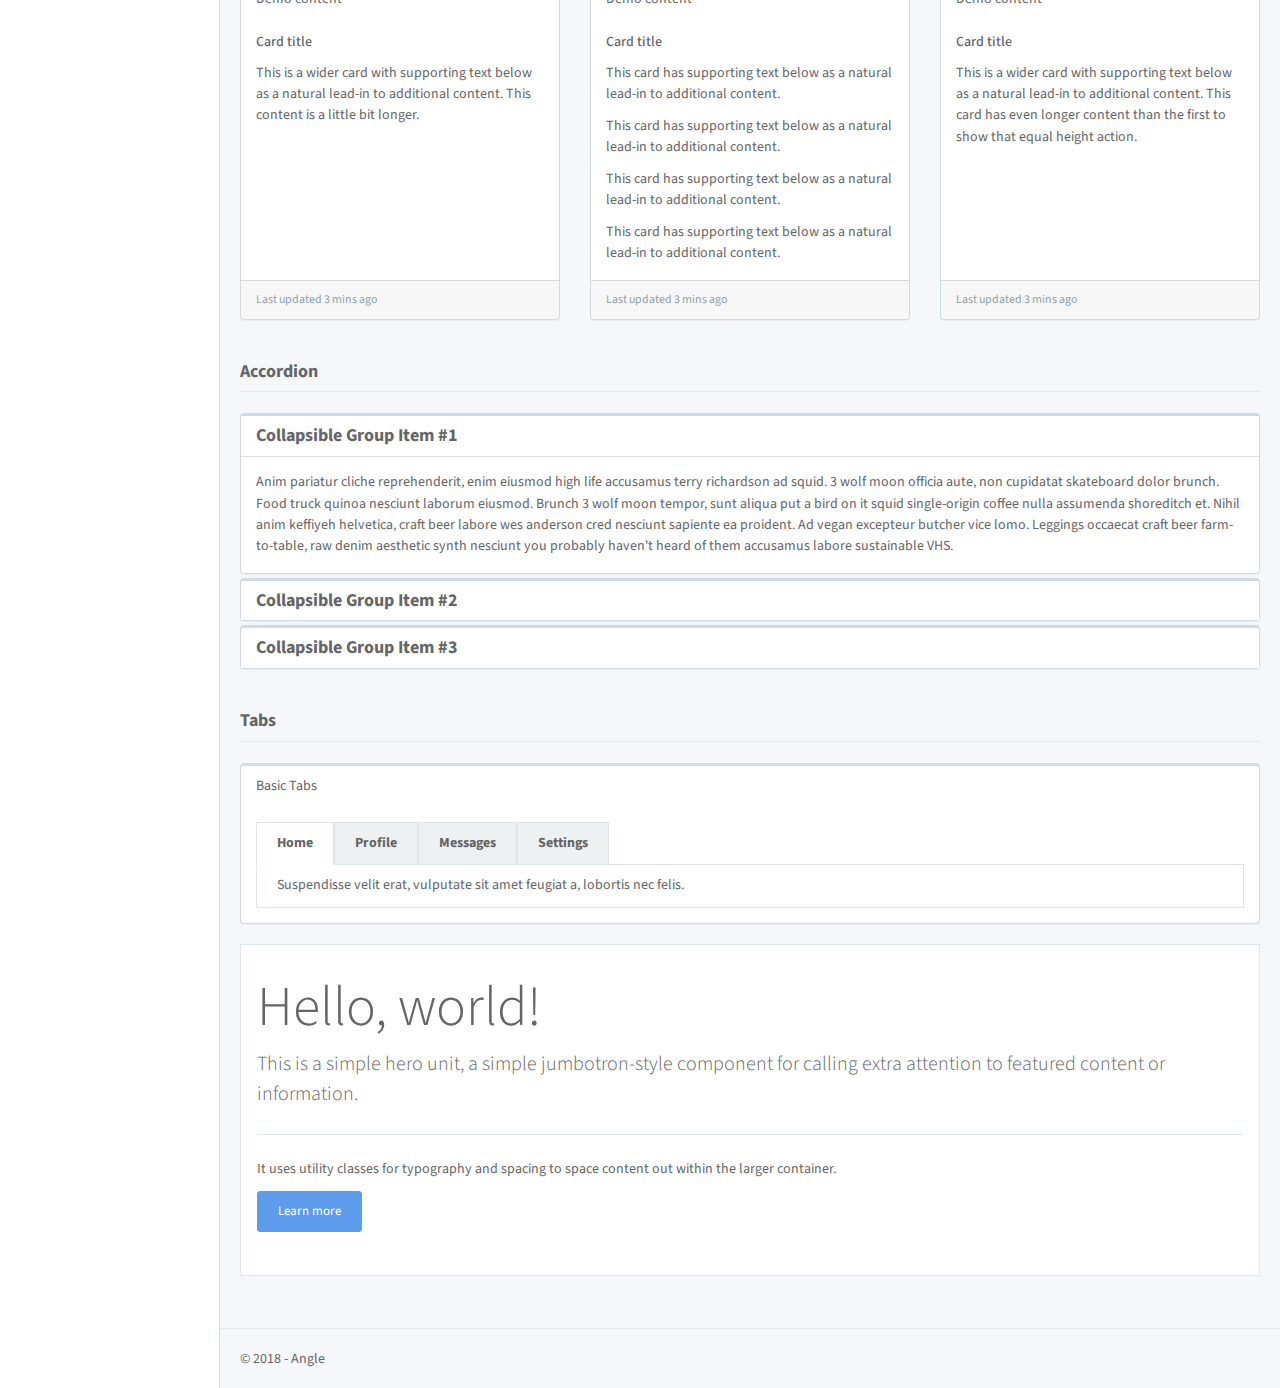
<file: app/cards.html>
<!DOCTYPE html>
<html lang="en">

<head>
   <meta charset="utf-8">
   <meta name="viewport" content="width=device-width, initial-scale=1, maximum-scale=1">
   <meta name="description" content="Bootstrap Admin App + jQuery">
   <meta name="keywords" content="app, responsive, jquery, bootstrap, dashboard, admin">
   <link rel="icon" type="image/x-icon" href="favicon.ico">
   <title>Angle - Bootstrap Admin Template</title>
   <!-- =============== VENDOR STYLES ===============-->
   <!-- FONT AWESOME-->
   <link rel="stylesheet" href="vendor/@fortawesome/fontawesome-free-webfonts/css/fa-brands.css">
   <link rel="stylesheet" href="vendor/@fortawesome/fontawesome-free-webfonts/css/fa-regular.css">
   <link rel="stylesheet" href="vendor/@fortawesome/fontawesome-free-webfonts/css/fa-solid.css">
   <link rel="stylesheet" href="vendor/@fortawesome/fontawesome-free-webfonts/css/fontawesome.css">
   <!-- SIMPLE LINE ICONS-->
   <link rel="stylesheet" href="vendor/simple-line-icons/css/simple-line-icons.css">
   <!-- ANIMATE.CSS-->
   <link rel="stylesheet" href="vendor/animate.css/animate.css">
   <!-- WHIRL (spinners)-->
   <link rel="stylesheet" href="vendor/whirl/dist/whirl.css">
   <!-- =============== PAGE VENDOR STYLES ===============-->
   <!-- =============== BOOTSTRAP STYLES ===============-->
   <link rel="stylesheet" href="css/bootstrap.css" id="bscss">
   <!-- =============== APP STYLES ===============-->
   <link rel="stylesheet" href="css/app.css" id="maincss">
</head>

<body>
   <div class="wrapper">
      <!-- top navbar-->
      <header class="topnavbar-wrapper">
         <!-- START Top Navbar-->
         <nav class="navbar topnavbar">
            <!-- START navbar header-->
            <div class="navbar-header">
               <a class="navbar-brand" href="#/">
                  <div class="brand-logo">
                     <img class="img-fluid" src="img/logo.png" alt="App Logo">
                  </div>
                  <div class="brand-logo-collapsed">
                     <img class="img-fluid" src="img/logo-single.png" alt="App Logo">
                  </div>
               </a>
            </div>
            <!-- END navbar header-->
            <!-- START Left navbar-->
            <ul class="navbar-nav mr-auto flex-row">
               <li class="nav-item">
                  <!-- Button used to collapse the left sidebar. Only visible on tablet and desktops-->
                  <a class="nav-link d-none d-md-block d-lg-block d-xl-block" href="#" data-trigger-resize="" data-toggle-state="aside-collapsed">
                     <em class="fas fa-bars"></em>
                  </a>
                  <!-- Button to show/hide the sidebar on mobile. Visible on mobile only.-->
                  <a class="nav-link sidebar-toggle d-md-none" href="#" data-toggle-state="aside-toggled" data-no-persist="true">
                     <em class="fas fa-bars"></em>
                  </a>
               </li>
               <!-- START User avatar toggle-->
               <li class="nav-item d-none d-md-block">
                  <!-- Button used to collapse the left sidebar. Only visible on tablet and desktops-->
                  <a class="nav-link" id="user-block-toggle" href="#user-block" data-toggle="collapse">
                     <em class="icon-user"></em>
                  </a>
               </li>
               <!-- END User avatar toggle-->
               <!-- START lock screen-->
               <li class="nav-item d-none d-md-block">
                  <a class="nav-link" href="lock.html" title="Lock screen">
                     <em class="icon-lock"></em>
                  </a>
               </li>
               <!-- END lock screen-->
            </ul>
            <!-- END Left navbar-->
            <!-- START Right Navbar-->
            <ul class="navbar-nav flex-row">
               <!-- Search icon-->
               <li class="nav-item">
                  <a class="nav-link" href="#" data-search-open="">
                     <em class="icon-magnifier"></em>
                  </a>
               </li>
               <!-- Fullscreen (only desktops)-->
               <li class="nav-item d-none d-md-block">
                  <a class="nav-link" href="#" data-toggle-fullscreen="">
                     <em class="fas fa-expand"></em>
                  </a>
               </li>
               <!-- START Alert menu-->
               <li class="nav-item dropdown dropdown-list">
                  <a class="nav-link dropdown-toggle dropdown-toggle-nocaret" href="#" data-toggle="dropdown">
                     <em class="icon-bell"></em>
                     <span class="badge badge-danger">11</span>
                  </a>
                  <!-- START Dropdown menu-->
                  <div class="dropdown-menu dropdown-menu-right animated flipInX">
                     <div class="dropdown-item">
                        <!-- START list group-->
                        <div class="list-group">
                           <!-- list item-->
                           <div class="list-group-item list-group-item-action">
                              <div class="media">
                                 <div class="align-self-start mr-2">
                                    <em class="fab fa-twitter fa-2x text-info"></em>
                                 </div>
                                 <div class="media-body">
                                    <p class="m-0">New followers</p>
                                    <p class="m-0 text-muted text-sm">1 new follower</p>
                                 </div>
                              </div>
                           </div>
                           <!-- list item-->
                           <div class="list-group-item list-group-item-action">
                              <div class="media">
                                 <div class="align-self-start mr-2">
                                    <em class="fas fa-envelope fa-2x text-warning"></em>
                                 </div>
                                 <div class="media-body">
                                    <p class="m-0">New e-mails</p>
                                    <p class="m-0 text-muted text-sm">You have 10 new emails</p>
                                 </div>
                              </div>
                           </div>
                           <!-- list item-->
                           <div class="list-group-item list-group-item-action">
                              <div class="media">
                                 <div class="align-self-start mr-2">
                                    <em class="fas fa-tasks fa-2x text-success"></em>
                                 </div>
                                 <div class="media-body">
                                    <p class="m-0">Pending Tasks</p>
                                    <p class="m-0 text-muted text-sm">11 pending task</p>
                                 </div>
                              </div>
                           </div>
                           <!-- last list item-->
                           <div class="list-group-item list-group-item-action">
                              <span class="d-flex align-items-center">
                                 <span class="text-sm">More notifications</span>
                                 <span class="badge badge-danger ml-auto">14</span>
                              </span>
                           </div>
                        </div>
                        <!-- END list group-->
                     </div>
                  </div>
                  <!-- END Dropdown menu-->
               </li>
               <!-- END Alert menu-->
               <!-- START Offsidebar button-->
               <li class="nav-item">
                  <a class="nav-link" href="#" data-toggle-state="offsidebar-open" data-no-persist="true">
                     <em class="icon-notebook"></em>
                  </a>
               </li>
               <!-- END Offsidebar menu-->
            </ul>
            <!-- END Right Navbar-->
            <!-- START Search form-->
            <form class="navbar-form" role="search" action="search.html">
               <div class="form-group">
                  <input class="form-control" type="text" placeholder="Type and hit enter ...">
                  <div class="fas fa-times navbar-form-close" data-search-dismiss=""></div>
               </div>
               <button class="d-none" type="submit">Submit</button>
            </form>
            <!-- END Search form-->
         </nav>
         <!-- END Top Navbar-->
      </header>
      <!-- sidebar-->
      <aside class="aside-container">
         <!-- START Sidebar (left)-->
         <div class="aside-inner">
            <nav class="sidebar" data-sidebar-anyclick-close="">
               <!-- START sidebar nav-->
               <ul class="sidebar-nav">
                  <!-- START user info-->
                  <li class="has-user-block">
                     <div class="collapse" id="user-block">
                        <div class="item user-block">
                           <!-- User picture-->
                           <div class="user-block-picture">
                              <div class="user-block-status">
                                 <img class="img-thumbnail rounded-circle" src="img/user/02.jpg" alt="Avatar" width="60" height="60">
                                 <div class="circle bg-success circle-lg"></div>
                              </div>
                           </div>
                           <!-- Name and Job-->
                           <div class="user-block-info">
                              <span class="user-block-name">Hello, Mike</span>
                              <span class="user-block-role">Designer</span>
                           </div>
                        </div>
                     </div>
                  </li>
                  <!-- END user info-->
                  <!-- Iterates over all sidebar items-->
                  <li class="nav-heading ">
                     <span data-localize="sidebar.heading.HEADER">Main Navigation</span>
                  </li>
                  <li class=" ">
                     <a href="#dashboard" title="Dashboard" data-toggle="collapse">
                        <div class="float-right badge badge-success">3</div>
                        <em class="icon-speedometer"></em>
                        <span data-localize="sidebar.nav.DASHBOARD">Dashboard</span>
                     </a>
                     <ul class="sidebar-nav sidebar-subnav collapse" id="dashboard">
                        <li class="sidebar-subnav-header">Dashboard</li>
                        <li class=" ">
                           <a href="dashboard.html" title="Dashboard v1">
                              <span>Dashboard v1</span>
                           </a>
                        </li>
                        <li class=" ">
                           <a href="dashboard_v2.html" title="Dashboard v2">
                              <span>Dashboard v2</span>
                           </a>
                        </li>
                        <li class=" ">
                           <a href="dashboard_v3.html" title="Dashboard v3">
                              <span>Dashboard v3</span>
                           </a>
                        </li>
                     </ul>
                  </li>
                  <li class=" ">
                     <a href="widgets.html" title="Widgets">
                        <div class="float-right badge badge-success">30</div>
                        <em class="icon-grid"></em>
                        <span data-localize="sidebar.nav.WIDGETS">Widgets</span>
                     </a>
                  </li>
                  <li class=" ">
                     <a href="#layout" title="Layouts" data-toggle="collapse">
                        <em class="icon-layers"></em>
                        <span>Layouts</span>
                     </a>
                     <ul class="sidebar-nav sidebar-subnav collapse" id="layout">
                        <li class="sidebar-subnav-header">Layouts</li>
                        <li class=" ">
                           <a href="dashboard_h.html" title="Horizontal">
                              <span>Horizontal</span>
                           </a>
                        </li>
                     </ul>
                  </li>
                  <li class="nav-heading ">
                     <span data-localize="sidebar.heading.COMPONENTS">Components</span>
                  </li>
                  <li class=" ">
                     <a href="#elements" title="Elements" data-toggle="collapse">
                        <em class="icon-chemistry"></em>
                        <span data-localize="sidebar.nav.element.ELEMENTS">Elements</span>
                     </a>
                     <ul class="sidebar-nav sidebar-subnav collapse" id="elements">
                        <li class="sidebar-subnav-header">Elements</li>
                        <li class=" ">
                           <a href="buttons.html" title="Buttons">
                              <span data-localize="sidebar.nav.element.BUTTON">Buttons</span>
                           </a>
                        </li>
                        <li class=" ">
                           <a href="notifications.html" title="Notifications">
                              <span data-localize="sidebar.nav.element.NOTIFICATION">Notifications</span>
                           </a>
                        </li>
                        <li class=" ">
                           <a href="sweetalert.html" title="Sweet Alert">
                              <span>Sweet Alert</span>
                           </a>
                        </li>
                        <li class=" ">
                           <a href="carousel.html" title="Carousel">
                              <span data-localize="sidebar.nav.element.INTERACTION">Carousel</span>
                           </a>
                        </li>
                        <li class=" ">
                           <a href="spinners.html" title="Spinners">
                              <span data-localize="sidebar.nav.element.SPINNER">Spinners</span>
                           </a>
                        </li>
                        <li class=" ">
                           <a href="animations.html" title="Animations">
                              <span data-localize="sidebar.nav.element.ANIMATION">Animations</span>
                           </a>
                        </li>
                        <li class=" ">
                           <a href="dropdown-animations.html" title="Dropdown">
                              <span data-localize="sidebar.nav.element.DROPDOWN">Dropdown</span>
                           </a>
                        </li>
                        <li class=" ">
                           <a href="nestable.html" title="Nestable">
                              <span>Nestable</span>
                           </a>
                        </li>
                        <li class=" ">
                           <a href="sortable.html" title="Sortable">
                              <span>Sortable</span>
                           </a>
                        </li>
                        <li class=" active">
                           <a href="cards.html" title="Cards">
                              <span data-localize="sidebar.nav.element.CARDS">Cards</span>
                           </a>
                        </li>
                        <li class=" ">
                           <a href="portlets.html" title="Portlets">
                              <span data-localize="sidebar.nav.element.PORTLET">Portlets</span>
                           </a>
                        </li>
                        <li class=" ">
                           <a href="grid.html" title="Grid">
                              <span data-localize="sidebar.nav.element.GRID">Grid</span>
                           </a>
                        </li>
                        <li class=" ">
                           <a href="grid-masonry.html" title="Grid Masonry">
                              <span data-localize="sidebar.nav.element.GRID_MASONRY">Grid Masonry</span>
                           </a>
                        </li>
                        <li class=" ">
                           <a href="typo.html" title="Typography">
                              <span data-localize="sidebar.nav.element.TYPO">Typography</span>
                           </a>
                        </li>
                        <li class=" ">
                           <a href="icons-font.html" title="Font Icons">
                              <div class="float-right badge badge-success">+400</div>
                              <span data-localize="sidebar.nav.element.FONT_ICON">Font Icons</span>
                           </a>
                        </li>
                        <li class=" ">
                           <a href="icons-weather.html" title="Weather Icons">
                              <div class="float-right badge badge-success">+100</div>
                              <span data-localize="sidebar.nav.element.WEATHER_ICON">Weather Icons</span>
                           </a>
                        </li>
                        <li class=" ">
                           <a href="colors.html" title="Colors">
                              <span data-localize="sidebar.nav.element.COLOR">Colors</span>
                           </a>
                        </li>
                     </ul>
                  </li>
                  <li class=" ">
                     <a href="#forms" title="Forms" data-toggle="collapse">
                        <em class="icon-note"></em>
                        <span data-localize="sidebar.nav.form.FORM">Forms</span>
                     </a>
                     <ul class="sidebar-nav sidebar-subnav collapse" id="forms">
                        <li class="sidebar-subnav-header">Forms</li>
                        <li class=" ">
                           <a href="form-standard.html" title="Standard">
                              <span data-localize="sidebar.nav.form.STANDARD">Standard</span>
                           </a>
                        </li>
                        <li class=" ">
                           <a href="form-extended.html" title="Extended">
                              <span data-localize="sidebar.nav.form.EXTENDED">Extended</span>
                           </a>
                        </li>
                        <li class=" ">
                           <a href="form-validation.html" title="Validation">
                              <span data-localize="sidebar.nav.form.VALIDATION">Validation</span>
                           </a>
                        </li>
                        <li class=" ">
                           <a href="form-wizard.html" title="Wizard">
                              <span>Wizard</span>
                           </a>
                        </li>
                        <li class=" ">
                           <a href="form-upload.html" title="Upload">
                              <span>Upload</span>
                           </a>
                        </li>
                        <li class=" ">
                           <a href="form-xeditable.html" title="xEditable">
                              <span>xEditable</span>
                           </a>
                        </li>
                        <li class=" ">
                           <a href="form-imagecrop.html" title="Cropper">
                              <span>Cropper</span>
                           </a>
                        </li>
                     </ul>
                  </li>
                  <li class=" ">
                     <a href="#charts" title="Charts" data-toggle="collapse">
                        <em class="icon-graph"></em>
                        <span data-localize="sidebar.nav.chart.CHART">Charts</span>
                     </a>
                     <ul class="sidebar-nav sidebar-subnav collapse" id="charts">
                        <li class="sidebar-subnav-header">Charts</li>
                        <li class=" ">
                           <a href="chart-flot.html" title="Flot">
                              <span data-localize="sidebar.nav.chart.FLOT">Flot</span>
                           </a>
                        </li>
                        <li class=" ">
                           <a href="chart-radial.html" title="Radial">
                              <span data-localize="sidebar.nav.chart.RADIAL">Radial</span>
                           </a>
                        </li>
                        <li class=" ">
                           <a href="chart-js.html" title="Chart JS">
                              <span>Chart JS</span>
                           </a>
                        </li>
                        <li class=" ">
                           <a href="chart-rickshaw.html" title="Rickshaw">
                              <span>Rickshaw</span>
                           </a>
                        </li>
                        <li class=" ">
                           <a href="chart-morris.html" title="MorrisJS">
                              <span>MorrisJS</span>
                           </a>
                        </li>
                        <li class=" ">
                           <a href="chart-chartist.html" title="Chartist">
                              <span>Chartist</span>
                           </a>
                        </li>
                     </ul>
                  </li>
                  <li class=" ">
                     <a href="#tables" title="Tables" data-toggle="collapse">
                        <em class="icon-grid"></em>
                        <span data-localize="sidebar.nav.table.TABLE">Tables</span>
                     </a>
                     <ul class="sidebar-nav sidebar-subnav collapse" id="tables">
                        <li class="sidebar-subnav-header">Tables</li>
                        <li class=" ">
                           <a href="table-standard.html" title="Standard">
                              <span data-localize="sidebar.nav.table.STANDARD">Standard</span>
                           </a>
                        </li>
                        <li class=" ">
                           <a href="table-extended.html" title="Extended">
                              <span data-localize="sidebar.nav.table.EXTENDED">Extended</span>
                           </a>
                        </li>
                        <li class=" ">
                           <a href="table-datatable.html" title="DataTables">
                              <span data-localize="sidebar.nav.table.DATATABLE">DataTables</span>
                           </a>
                        </li>
                        <li class=" ">
                           <a href="table-bootgrid.html" title="BootGrid">
                              <span>BootGrid</span>
                           </a>
                        </li>
                     </ul>
                  </li>
                  <li class=" ">
                     <a href="#maps" title="Maps" data-toggle="collapse">
                        <em class="icon-map"></em>
                        <span data-localize="sidebar.nav.map.MAP">Maps</span>
                     </a>
                     <ul class="sidebar-nav sidebar-subnav collapse" id="maps">
                        <li class="sidebar-subnav-header">Maps</li>
                        <li class=" ">
                           <a href="maps-google.html" title="Google Maps">
                              <span data-localize="sidebar.nav.map.GOOGLE">Google Maps</span>
                           </a>
                        </li>
                        <li class=" ">
                           <a href="maps-vector.html" title="Vector Maps">
                              <span data-localize="sidebar.nav.map.VECTOR">Vector Maps</span>
                           </a>
                        </li>
                     </ul>
                  </li>
                  <li class="nav-heading ">
                     <span data-localize="sidebar.heading.MORE">More</span>
                  </li>
                  <li class=" ">
                     <a href="#pages" title="Pages" data-toggle="collapse">
                        <em class="icon-doc"></em>
                        <span data-localize="sidebar.nav.pages.PAGES">Pages</span>
                     </a>
                     <ul class="sidebar-nav sidebar-subnav collapse" id="pages">
                        <li class="sidebar-subnav-header">Pages</li>
                        <li class=" ">
                           <a href="login.html" title="Login">
                              <span data-localize="sidebar.nav.pages.LOGIN">Login</span>
                           </a>
                        </li>
                        <li class=" ">
                           <a href="register.html" title="Sign up">
                              <span data-localize="sidebar.nav.pages.REGISTER">Sign up</span>
                           </a>
                        </li>
                        <li class=" ">
                           <a href="recover.html" title="Recover Password">
                              <span data-localize="sidebar.nav.pages.RECOVER">Recover Password</span>
                           </a>
                        </li>
                        <li class=" ">
                           <a href="lock.html" title="Lock">
                              <span data-localize="sidebar.nav.pages.LOCK">Lock</span>
                           </a>
                        </li>
                        <li class=" ">
                           <a href="template.html" title="Starter Template">
                              <span data-localize="sidebar.nav.pages.STARTER">Starter Template</span>
                           </a>
                        </li>
                        <li class=" ">
                           <a href="404.html" title="404">
                              <span>404</span>
                           </a>
                        </li>
                        <li class=" ">
                           <a href="500.html" title="500">
                              <span>500</span>
                           </a>
                        </li>
                        <li class=" ">
                           <a href="maintenance.html" title="Maintenance">
                              <span>Maintenance</span>
                           </a>
                        </li>
                     </ul>
                  </li>
                  <li class=" ">
                     <a href="#extras" title="Extras" data-toggle="collapse">
                        <em class="icon-cup"></em>
                        <span data-localize="sidebar.nav.extra.EXTRA">Extras</span>
                     </a>
                     <ul class="sidebar-nav sidebar-subnav collapse" id="extras">
                        <li class="sidebar-subnav-header">Extras</li>
                        <li class=" ">
                           <a href="#blog" title="Blog" data-toggle="collapse">
                              <em class="fas fa-angle-right"></em>
                              <span>Blog</span>
                           </a>
                           <ul class="sidebar-nav sidebar-subnav collapse" id="blog">
                              <li class="sidebar-subnav-header">Blog</li>
                              <li class=" ">
                                 <a href="blog.html" title="List">
                                    <span>List</span>
                                 </a>
                              </li>
                              <li class=" ">
                                 <a href="blog-post.html" title="Post">
                                    <span>Post</span>
                                 </a>
                              </li>
                              <li class=" ">
                                 <a href="blog-articles.html" title="Articles">
                                    <span>Articles</span>
                                 </a>
                              </li>
                              <li class=" ">
                                 <a href="blog-article-view.html" title="Article View">
                                    <span>Article View</span>
                                 </a>
                              </li>
                           </ul>
                        </li>
                        <li class=" ">
                           <a href="#ecommerce" title="eCommerce" data-toggle="collapse">
                              <em class="fas fa-angle-right"></em>
                              <span>eCommerce</span>
                           </a>
                           <ul class="sidebar-nav sidebar-subnav collapse" id="ecommerce">
                              <li class="sidebar-subnav-header">eCommerce</li>
                              <li class=" ">
                                 <a href="ecommerce-orders.html" title="Orders">
                                    <div class="float-right badge badge-success">10</div>
                                    <span>Orders</span>
                                 </a>
                              </li>
                              <li class=" ">
                                 <a href="ecommerce-order-view.html" title="Order View">
                                    <span>Order View</span>
                                 </a>
                              </li>
                              <li class=" ">
                                 <a href="ecommerce-products.html" title="Products">
                                    <span>Products</span>
                                 </a>
                              </li>
                              <li class=" ">
                                 <a href="ecommerce-product-view.html" title="Product View">
                                    <span>Product View</span>
                                 </a>
                              </li>
                              <li class=" ">
                                 <a href="ecommerce-checkout.html" title="Checkout">
                                    <span>Checkout</span>
                                 </a>
                              </li>
                           </ul>
                        </li>
                        <li class=" ">
                           <a href="#forum" title="Forum" data-toggle="collapse">
                              <em class="fas fa-angle-right"></em>
                              <span>Forum</span>
                           </a>
                           <ul class="sidebar-nav sidebar-subnav collapse" id="forum">
                              <li class="sidebar-subnav-header">Forum</li>
                              <li class=" ">
                                 <a href="forum-categories.html" title="Categories">
                                    <span>Categories</span>
                                 </a>
                              </li>
                              <li class=" ">
                                 <a href="forum-topics.html" title="Topics">
                                    <span>Topics</span>
                                 </a>
                              </li>
                              <li class=" ">
                                 <a href="forum-discussion.html" title="Discussion">
                                    <span>Discussion</span>
                                 </a>
                              </li>
                           </ul>
                        </li>
                        <li class=" ">
                           <a href="contacts.html" title="Contacts">
                              <span>Contacts</span>
                           </a>
                        </li>
                        <li class=" ">
                           <a href="contact-details.html" title="Contact details">
                              <span>Contact details</span>
                           </a>
                        </li>
                        <li class=" ">
                           <a href="projects.html" title="Projects">
                              <span>Projects</span>
                           </a>
                        </li>
                        <li class=" ">
                           <a href="project-details.html" title="Projects details">
                              <span>Projects details</span>
                           </a>
                        </li>
                        <li class=" ">
                           <a href="team-viewer.html" title="Team viewer">
                              <span>Team viewer</span>
                           </a>
                        </li>
                        <li class=" ">
                           <a href="social-board.html" title="Social board">
                              <span>Social board</span>
                           </a>
                        </li>
                        <li class=" ">
                           <a href="vote-links.html" title="Vote links">
                              <span>Vote links</span>
                           </a>
                        </li>
                        <li class=" ">
                           <a href="bug-tracker.html" title="Bug tracker">
                              <span>Bug tracker</span>
                           </a>
                        </li>
                        <li class=" ">
                           <a href="faq.html" title="FAQ">
                              <span>FAQ</span>
                           </a>
                        </li>
                        <li class=" ">
                           <a href="help-center.html" title="Help Center">
                              <span>Help Center</span>
                           </a>
                        </li>
                        <li class=" ">
                           <a href="followers.html" title="Followers">
                              <span>Followers</span>
                           </a>
                        </li>
                        <li class=" ">
                           <a href="settings.html" title="Settings">
                              <span>Settings</span>
                           </a>
                        </li>
                        <li class=" ">
                           <a href="plans.html" title="Plans">
                              <span>Plans</span>
                           </a>
                        </li>
                        <li class=" ">
                           <a href="file-manager.html" title="File manager">
                              <span>File manager</span>
                           </a>
                        </li>
                        <li class=" ">
                           <a href="mailbox.html" title="Mailbox">
                              <span data-localize="sidebar.nav.extra.MAILBOX">Mailbox</span>
                           </a>
                        </li>
                        <li class=" ">
                           <a href="timeline.html" title="Timeline">
                              <span data-localize="sidebar.nav.extra.TIMELINE">Timeline</span>
                           </a>
                        </li>
                        <li class=" ">
                           <a href="calendar.html" title="Calendar">
                              <span data-localize="sidebar.nav.extra.CALENDAR">Calendar</span>
                           </a>
                        </li>
                        <li class=" ">
                           <a href="invoice.html" title="Invoice">
                              <span data-localize="sidebar.nav.extra.INVOICE">Invoice</span>
                           </a>
                        </li>
                        <li class=" ">
                           <a href="search.html" title="Search">
                              <span data-localize="sidebar.nav.extra.SEARCH">Search</span>
                           </a>
                        </li>
                        <li class=" ">
                           <a href="todo.html" title="Todo List">
                              <span data-localize="sidebar.nav.extra.TODO">Todo List</span>
                           </a>
                        </li>
                        <li class=" ">
                           <a href="profile.html" title="Profile">
                              <span data-localize="sidebar.nav.extra.PROFILE">Profile</span>
                           </a>
                        </li>
                     </ul>
                  </li>
                  <li class=" ">
                     <a href="#multilevel" title="Multilevel" data-toggle="collapse">
                        <em class="far fa-folder-open"></em>
                        <span>Multilevel</span>
                     </a>
                     <ul class="sidebar-nav sidebar-subnav collapse" id="multilevel">
                        <li class="sidebar-subnav-header">Multilevel</li>
                        <li class=" ">
                           <a href="#level1" title="Level 1" data-toggle="collapse">
                              <span>Level 1</span>
                           </a>
                           <ul class="sidebar-nav sidebar-subnav collapse" id="level1">
                              <li class="sidebar-subnav-header">Level 1</li>
                              <li class=" ">
                                 <a href="multilevel-1.html" title="Level1 Item">
                                    <span>Level1 Item</span>
                                 </a>
                              </li>
                              <li class=" ">
                                 <a href="#level2" title="Level 2" data-toggle="collapse">
                                    <span>Level 2</span>
                                 </a>
                                 <ul class="sidebar-nav sidebar-subnav collapse" id="level2">
                                    <li class="sidebar-subnav-header">Level 2</li>
                                    <li class=" ">
                                       <a href="#level3" title="Level 3" data-toggle="collapse">
                                          <span>Level 3</span>
                                       </a>
                                       <ul class="sidebar-nav sidebar-subnav collapse" id="level3">
                                          <li class="sidebar-subnav-header">Level 3</li>
                                          <li class=" ">
                                             <a href="multilevel-3.html" title="Level3 Item">
                                                <span>Level3 Item</span>
                                             </a>
                                          </li>
                                       </ul>
                                    </li>
                                 </ul>
                              </li>
                           </ul>
                        </li>
                     </ul>
                  </li>
               </ul>
               <!-- END sidebar nav-->
            </nav>
         </div>
         <!-- END Sidebar (left)-->
      </aside>
      <!-- offsidebar-->
      <aside class="offsidebar d-none">
         <!-- START Off Sidebar (right)-->
         <nav>
            <div role="tabpanel">
               <!-- Nav tabs-->
               <ul class="nav nav-tabs nav-justified" role="tablist">
                  <li class="nav-item" role="presentation">
                     <a class="nav-link active" href="#app-settings" aria-controls="app-settings" role="tab" data-toggle="tab">
                        <em class="icon-equalizer fa-lg"></em>
                     </a>
                  </li>
                  <li class="nav-item" role="presentation">
                     <a class="nav-link" href="#app-chat" aria-controls="app-chat" role="tab" data-toggle="tab">
                        <em class="icon-user fa-lg"></em>
                     </a>
                  </li>
               </ul>
               <!-- Tab panes-->
               <div class="tab-content">
                  <div class="tab-pane fade active show" id="app-settings" role="tabpanel">
                     <h3 class="text-center text-thin mt-4">Settings</h3>
                     <div class="p-2">
                        <h4 class="text-muted text-thin">Themes</h4>
                        <div class="row row-flush mb-2">
                           <div class="col mb-2">
                              <div class="setting-color">
                                 <label data-load-css="css/theme-a.css">
                                    <input type="radio" name="setting-theme" checked="checked">
                                    <span class="icon-check"></span>
                                    <span class="split">
                                       <span class="color bg-info"></span>
                                       <span class="color bg-info-light"></span>
                                    </span>
                                    <span class="color bg-white"></span>
                                 </label>
                              </div>
                           </div>
                           <div class="col mb-2">
                              <div class="setting-color">
                                 <label data-load-css="css/theme-b.css">
                                    <input type="radio" name="setting-theme">
                                    <span class="icon-check"></span>
                                    <span class="split">
                                       <span class="color bg-green"></span>
                                       <span class="color bg-green-light"></span>
                                    </span>
                                    <span class="color bg-white"></span>
                                 </label>
                              </div>
                           </div>
                           <div class="col mb-2">
                              <div class="setting-color">
                                 <label data-load-css="css/theme-c.css">
                                    <input type="radio" name="setting-theme">
                                    <span class="icon-check"></span>
                                    <span class="split">
                                       <span class="color bg-purple"></span>
                                       <span class="color bg-purple-light"></span>
                                    </span>
                                    <span class="color bg-white"></span>
                                 </label>
                              </div>
                           </div>
                           <div class="col mb-2">
                              <div class="setting-color">
                                 <label data-load-css="css/theme-d.css">
                                    <input type="radio" name="setting-theme">
                                    <span class="icon-check"></span>
                                    <span class="split">
                                       <span class="color bg-danger"></span>
                                       <span class="color bg-danger-light"></span>
                                    </span>
                                    <span class="color bg-white"></span>
                                 </label>
                              </div>
                           </div>
                        </div>
                        <div class="row row-flush mb-2">
                           <div class="col mb-2">
                              <div class="setting-color">
                                 <label data-load-css="css/theme-e.css">
                                    <input type="radio" name="setting-theme">
                                    <span class="icon-check"></span>
                                    <span class="split">
                                       <span class="color bg-info-dark"></span>
                                       <span class="color bg-info"></span>
                                    </span>
                                    <span class="color bg-gray-dark"></span>
                                 </label>
                              </div>
                           </div>
                           <div class="col mb-2">
                              <div class="setting-color">
                                 <label data-load-css="css/theme-f.css">
                                    <input type="radio" name="setting-theme">
                                    <span class="icon-check"></span>
                                    <span class="split">
                                       <span class="color bg-green-dark"></span>
                                       <span class="color bg-green"></span>
                                    </span>
                                    <span class="color bg-gray-dark"></span>
                                 </label>
                              </div>
                           </div>
                           <div class="col mb-2">
                              <div class="setting-color">
                                 <label data-load-css="css/theme-g.css">
                                    <input type="radio" name="setting-theme">
                                    <span class="icon-check"></span>
                                    <span class="split">
                                       <span class="color bg-purple-dark"></span>
                                       <span class="color bg-purple"></span>
                                    </span>
                                    <span class="color bg-gray-dark"></span>
                                 </label>
                              </div>
                           </div>
                           <div class="col mb-2">
                              <div class="setting-color">
                                 <label data-load-css="css/theme-h.css">
                                    <input type="radio" name="setting-theme">
                                    <span class="icon-check"></span>
                                    <span class="split">
                                       <span class="color bg-danger-dark"></span>
                                       <span class="color bg-danger"></span>
                                    </span>
                                    <span class="color bg-gray-dark"></span>
                                 </label>
                              </div>
                           </div>
                        </div>
                     </div>
                     <div class="p-2">
                        <h4 class="text-muted text-thin">Layout</h4>
                        <div class="clearfix">
                           <p class="float-left">Fixed</p>
                           <div class="float-right">
                              <label class="switch">
                                 <input id="chk-fixed" type="checkbox" data-toggle-state="layout-fixed">
                                 <span></span>
                              </label>
                           </div>
                        </div>
                        <div class="clearfix">
                           <p class="float-left">Boxed</p>
                           <div class="float-right">
                              <label class="switch">
                                 <input id="chk-boxed" type="checkbox" data-toggle-state="layout-boxed">
                                 <span></span>
                              </label>
                           </div>
                        </div>
                        <div class="clearfix">
                           <p class="float-left">RTL</p>
                           <div class="float-right">
                              <label class="switch">
                                 <input id="chk-rtl" type="checkbox">
                                 <span></span>
                              </label>
                           </div>
                        </div>
                     </div>
                     <div class="p-2">
                        <h4 class="text-muted text-thin">Aside</h4>
                        <div class="clearfix">
                           <p class="float-left">Collapsed</p>
                           <div class="float-right">
                              <label class="switch">
                                 <input id="chk-collapsed" type="checkbox" data-toggle-state="aside-collapsed">
                                 <span></span>
                              </label>
                           </div>
                        </div>
                        <div class="clearfix">
                           <p class="float-left">Collapsed Text</p>
                           <div class="float-right">
                              <label class="switch">
                                 <input id="chk-collapsed-text" type="checkbox" data-toggle-state="aside-collapsed-text">
                                 <span></span>
                              </label>
                           </div>
                        </div>
                        <div class="clearfix">
                           <p class="float-left">Float</p>
                           <div class="float-right">
                              <label class="switch">
                                 <input id="chk-float" type="checkbox" data-toggle-state="aside-float">
                                 <span></span>
                              </label>
                           </div>
                        </div>
                        <div class="clearfix">
                           <p class="float-left">Hover</p>
                           <div class="float-right">
                              <label class="switch">
                                 <input id="chk-hover" type="checkbox" data-toggle-state="aside-hover">
                                 <span></span>
                              </label>
                           </div>
                        </div>
                        <div class="clearfix">
                           <p class="float-left">Show Scrollbar</p>
                           <div class="float-right">
                              <label class="switch">
                                 <input id="chk-scroll" type="checkbox" data-toggle-state="show-scrollbar" data-target=".sidebar">
                                 <span></span>
                              </label>
                           </div>
                        </div>
                     </div>
                  </div>
                  <div class="tab-pane fade" id="app-chat" role="tabpanel">
                     <h3 class="text-center text-thin mt-4">Connections</h3>
                     <div class="list-group">
                        <!-- START list title-->
                        <div class="list-group-item border-0">
                           <small class="text-muted">ONLINE</small>
                        </div>
                        <!-- END list title-->
                        <div class="list-group-item list-group-item-action border-0">
                           <div class="media">
                              <img class="align-self-center mr-3 rounded-circle thumb48" src="img/user/05.jpg" alt="Image">
                              <div class="media-body text-truncate">
                                 <a href="#">
                                    <strong>Juan Sims</strong>
                                 </a>
                                 <br>
                                 <small class="text-muted">Designeer</small>
                              </div>
                              <div class="ml-auto">
                                 <span class="circle bg-success circle-lg"></span>
                              </div>
                           </div>
                        </div>
                        <div class="list-group-item list-group-item-action border-0">
                           <div class="media">
                              <img class="align-self-center mr-3 rounded-circle thumb48" src="img/user/06.jpg" alt="Image">
                              <div class="media-body text-truncate">
                                 <a href="#">
                                    <strong>Maureen Jenkins</strong>
                                 </a>
                                 <br>
                                 <small class="text-muted">Designeer</small>
                              </div>
                              <div class="ml-auto">
                                 <span class="circle bg-success circle-lg"></span>
                              </div>
                           </div>
                        </div>
                        <div class="list-group-item list-group-item-action border-0">
                           <div class="media">
                              <img class="align-self-center mr-3 rounded-circle thumb48" src="img/user/07.jpg" alt="Image">
                              <div class="media-body text-truncate">
                                 <a href="#">
                                    <strong>Billie Dunn</strong>
                                 </a>
                                 <br>
                                 <small class="text-muted">Designeer</small>
                              </div>
                              <div class="ml-auto">
                                 <span class="circle bg-danger circle-lg"></span>
                              </div>
                           </div>
                        </div>
                        <div class="list-group-item list-group-item-action border-0">
                           <div class="media">
                              <img class="align-self-center mr-3 rounded-circle thumb48" src="img/user/08.jpg" alt="Image">
                              <div class="media-body text-truncate">
                                 <a href="#">
                                    <strong>Tomothy Roberts</strong>
                                 </a>
                                 <br>
                                 <small class="text-muted">Designeer</small>
                              </div>
                              <div class="ml-auto">
                                 <span class="circle bg-warning circle-lg"></span>
                              </div>
                           </div>
                        </div>
                        <!-- START list title-->
                        <div class="list-group-item border-0">
                           <small class="text-muted">OFFLINE</small>
                        </div>
                        <!-- END list title-->
                        <div class="list-group-item list-group-item-action border-0">
                           <div class="media">
                              <img class="align-self-center mr-3 rounded-circle thumb48" src="img/user/09.jpg" alt="Image">
                              <div class="media-body text-truncate">
                                 <a href="#">
                                    <strong>Lawrence Robinson</strong>
                                 </a>
                                 <br>
                                 <small class="text-muted">Designeer</small>
                              </div>
                              <div class="ml-auto">
                                 <span class="circle bg-warning circle-lg"></span>
                              </div>
                           </div>
                        </div>
                        <div class="list-group-item list-group-item-action border-0">
                           <div class="media">
                              <img class="align-self-center mr-3 rounded-circle thumb48" src="img/user/10.jpg" alt="Image">
                              <div class="media-body text-truncate">
                                 <a href="#">
                                    <strong>Tyrone Owens</strong>
                                 </a>
                                 <br>
                                 <small class="text-muted">Designeer</small>
                              </div>
                              <div class="ml-auto">
                                 <span class="circle bg-warning circle-lg"></span>
                              </div>
                           </div>
                        </div>
                     </div>
                     <div class="px-3 py-4 text-center">
                        <!-- Optional link to list more users-->
                        <a class="btn btn-purple btn-sm" href="#" title="See more contacts">
                           <strong>Load more..</strong>
                        </a>
                     </div>
                     <!-- Extra items-->
                     <div class="px-3 py-2">
                        <p>
                           <small class="text-muted">Tasks completion</small>
                        </p>
                        <div class="progress progress-xs m-0">
                           <div class="progress-bar bg-success" role="progressbar" aria-valuenow="80" aria-valuemin="0" aria-valuemax="100" style="width: 80%">
                              <span class="sr-only">80% Complete</span>
                           </div>
                        </div>
                     </div>
                     <div class="px-3 py-2">
                        <p>
                           <small class="text-muted">Upload quota</small>
                        </p>
                        <div class="progress progress-xs m-0">
                           <div class="progress-bar bg-warning" role="progressbar" aria-valuenow="40" aria-valuemin="0" aria-valuemax="100" style="width: 40%">
                              <span class="sr-only">40% Complete</span>
                           </div>
                        </div>
                     </div>
                  </div>
               </div>
            </div>
         </nav>
         <!-- END Off Sidebar (right)-->
      </aside>
      <!-- Main section-->
      <section class="section-container">
         <!-- Page content-->
         <div class="content-wrapper">
            <div class="content-heading">
               <div>Cards
                  <small>Cards can contain almost any kind of element inside</small>
               </div>
            </div>
            <div class="container-fluid">
               <!-- START row-->
               <div class="row">
                  <div class="col-lg-4">
                     <!-- START card-->
                     <div class="card card-default" id="cardDemo1">
                        <div class="card-header">Collapsible Card
                           <a class="float-right" href="#" data-tool="card-collapse" data-toggle="tooltip" title="Collapse Card">
                              <em class="fa fa-minus"></em>
                           </a>
                        </div>
                        <div class="card-wrapper collapse show">
                           <div class="card-body">
                              <p>Card can be collapsed clicking on the chevron up/down icon on the top right corner</p>
                           </div>
                           <div class="card-footer">Card Footer</div>
                        </div>
                     </div>
                     <!-- END card-->
                  </div>
                  <div class="col-lg-4">
                     <!-- START card-->
                     <div class="card card-default card-demo" id="cardDemo3">
                        <div class="card-header">Initially collapsed Card
                           <a class="float-right" href="#" data-tool="card-dismiss" data-toggle="tooltip" title="Close Card">
                              <em class="fa fa-times"></em>
                           </a>
                           <a class="float-right" href="#" data-tool="card-collapse" data-toggle="tooltip" title="Collapse Card">
                              <em class="fa fa-plus"></em>
                           </a>
                        </div>
                        <!-- .card-wrapper is the element to be collapsed-->
                        <div class="card-wrapper collapse">
                           <div class="card-body">
                              <p>Initially collapsed Card</p>
                           </div>
                           <div class="card-footer">Card Footer</div>
                        </div>
                     </div>
                     <!-- END card-->
                  </div>
                  <div class="col-lg-4">
                     <!-- START card-->
                     <div class="card card-default card-demo" id="cardDemo2">
                        <div class="card-header">Dismissable Card
                           <a class="float-right" href="#" data-tool="card-dismiss" data-toggle="tooltip" title="Close Card">
                              <em class="fa fa-times"></em>
                           </a>
                        </div>
                        <div class="card-body">
                           <p>Card can be dismissed by clicking on the cross icon icon on the top right corner</p>
                        </div>
                     </div>
                     <!-- END card-->
                  </div>
               </div>
               <!-- END row-->
               <h4 class="page-header">Card Refresh</h4>
               <!-- START row-->
               <div class="row">
                  <div class="col-lg-4">
                     <!-- START card-->
                     <div class="card card-default card-demo" id="cardDemoRefresh1">
                        <div class="card-header">Standard Spinner
                           <a class="float-right" href="#" data-tool="card-refresh" data-toggle="tooltip" title="Refresh Card" data-spinner="standard">
                              <em class="fas fa-sync"></em>
                           </a>
                        </div>
                        <div class="card-body">
                           <p>Click on the refresh icon to see how it triggers a refresh-event while it shows a spinner</p>
                        </div>
                     </div>
                     <!-- END card-->
                  </div>
                  <div class="col-lg-4">
                     <!-- START card-->
                     <div class="card card-default card-demo" id="cardDemoRefresh2">
                        <div class="card-header">Custom Spinner
                           <a class="float-right" href="#" data-tool="card-refresh" data-toggle="tooltip" title="Refresh Card" data-spinner="traditional">
                              <em class="fas fa-sync"></em>
                           </a>
                        </div>
                        <div class="card-body">
                           <p>Click on the refresh icon to see how it triggers a refresh-event while it shows a spinner</p>
                        </div>
                     </div>
                     <!-- END card-->
                  </div>
                  <div class="col-lg-4">
                     <!-- START card-->
                     <div class="card card-default card-demo" id="cardDemoRefresh3">
                        <div class="card-header">Another Spinner
                           <a class="float-right" href="#" data-tool="card-refresh" data-toggle="tooltip" title="Refresh Card" data-spinner="line back-and-forth grow">
                              <em class="fas fa-sync"></em>
                           </a>
                        </div>
                        <div class="card-body">
                           <p>See the list of allowed spinner at the Spinners page. A real use example is at the chart page.</p>
                        </div>
                     </div>
                     <!-- END card-->
                  </div>
               </div>
               <!-- END row-->
            </div>
            <h4 class="page-header">Card Styles</h4>
            <div class="row">
               <div class="col-lg-4">
                  <div class="card text-white bg-primary mb-3">
                     <div class="card-header">Header</div>
                     <div class="card-body">
                        <h5 class="card-title">Primary card title</h5>
                        <p class="card-text">Some quick example text to build on the card title and make up the bulk of the card&apos;s content.</p>
                     </div>
                  </div>
               </div>
               <div class="col-lg-4">
                  <div class="card card-default mb-3">
                     <div class="card-header">Header</div>
                     <div class="card-body">
                        <h5 class="card-title">Card Default card title</h5>
                        <p class="card-text">Some quick example text to build on the card title and make up the bulk of the card&apos;s content.</p>
                     </div>
                  </div>
               </div>
               <div class="col-lg-4">
                  <div class="card text-white bg-success mb-3">
                     <div class="card-header">Header</div>
                     <div class="card-body">
                        <h5 class="card-title">Success card title</h5>
                        <p class="card-text">Some quick example text to build on the card title and make up the bulk of the card&apos;s content.</p>
                     </div>
                  </div>
               </div>
            </div>
            <div class="row">
               <div class="col-lg-4">
                  <div class="card text-white bg-danger mb-3">
                     <div class="card-header">Header</div>
                     <div class="card-body">
                        <h5 class="card-title">Danger card title</h5>
                        <p class="card-text">Some quick example text to build on the card title and make up the bulk of the card&apos;s content.</p>
                     </div>
                  </div>
               </div>
               <div class="col-lg-4">
                  <div class="card text-white bg-warning mb-3">
                     <div class="card-header">Header</div>
                     <div class="card-body">
                        <h5 class="card-title">Warning card title</h5>
                        <p class="card-text">Some quick example text to build on the card title and make up the bulk of the card&apos;s content.</p>
                     </div>
                  </div>
               </div>
               <div class="col-lg-4">
                  <div class="card text-white bg-info mb-3">
                     <div class="card-header">Header</div>
                     <div class="card-body">
                        <h5 class="card-title">Info card title</h5>
                        <p class="card-text">Some quick example text to build on the card title and make up the bulk of the card&apos;s content.</p>
                     </div>
                  </div>
               </div>
            </div>
            <div class="row">
               <div class="col-lg-6">
                  <div class="card bg-light mb-3">
                     <div class="card-header">Header</div>
                     <div class="card-body">
                        <h5 class="card-title">Light card title</h5>
                        <p class="card-text">Some quick example text to build on the card title and make up the bulk of the card&apos;s content.</p>
                     </div>
                  </div>
               </div>
               <div class="col-lg-6">
                  <div class="card text-white bg-dark mb-3">
                     <div class="card-header">Header</div>
                     <div class="card-body">
                        <h5 class="card-title">Dark card title</h5>
                        <p class="card-text">Some quick example text to build on the card title and make up the bulk of the card&apos;s content.</p>
                     </div>
                  </div>
               </div>
            </div>
            <div class="row">
               <div class="col-lg-4">
                  <div class="card mb-3 border-primary">
                     <div class="card-header text-white bg-primary">Header</div>
                     <div class="card-body">
                        <h5 class="card-title">Primary card title</h5>
                        <p class="card-text">Some quick example text to build on the card title and make up the bulk of the card&apos;s content.</p>
                     </div>
                  </div>
               </div>
               <div class="col-lg-4">
                  <div class="card mb-3 border-secondary">
                     <div class="card-header bg-secondary">Header</div>
                     <div class="card-body">
                        <h5 class="card-title">Card Default card title</h5>
                        <p class="card-text">Some quick example text to build on the card title and make up the bulk of the card&apos;s content.</p>
                     </div>
                  </div>
               </div>
               <div class="col-lg-4">
                  <div class="card mb-3 border-success">
                     <div class="card-header text-white bg-success">Header</div>
                     <div class="card-body">
                        <h5 class="card-title">Success card title</h5>
                        <p class="card-text">Some quick example text to build on the card title and make up the bulk of the card&apos;s content.</p>
                     </div>
                  </div>
               </div>
            </div>
            <div class="row">
               <div class="col-lg-4">
                  <div class="card mb-3 border-danger">
                     <div class="card-header text-white bg-danger">Header</div>
                     <div class="card-body">
                        <h5 class="card-title">Danger card title</h5>
                        <p class="card-text">Some quick example text to build on the card title and make up the bulk of the card&apos;s content.</p>
                     </div>
                  </div>
               </div>
               <div class="col-lg-4">
                  <div class="card mb-3 border-warning">
                     <div class="card-header text-white bg-warning">Header</div>
                     <div class="card-body">
                        <h5 class="card-title">Warning card title</h5>
                        <p class="card-text">Some quick example text to build on the card title and make up the bulk of the card&apos;s content.</p>
                     </div>
                  </div>
               </div>
               <div class="col-lg-4">
                  <div class="card mb-3 border-info">
                     <div class="card-header text-white bg-info">Header</div>
                     <div class="card-body">
                        <h5 class="card-title">Info card title</h5>
                        <p class="card-text">Some quick example text to build on the card title and make up the bulk of the card&apos;s content.</p>
                     </div>
                  </div>
               </div>
            </div>
            <h4 class="page-header">Card Deck</h4>
            <div class="mb-4">
               <div class="card-deck">
                  <div class="card card-default">
                     <div class="card-header">Demo content</div>
                     <div class="card-body">
                        <h5 class="card-title">Card title</h5>
                        <p class="card-text">This is a wider card with supporting text below as a natural lead-in to additional content. This content is a little bit longer.</p>
                     </div>
                     <div class="card-footer">
                        <div class="text-sm text-muted">Last updated 3 mins ago</div>
                     </div>
                  </div>
                  <div class="card card-default">
                     <div class="card-header">Demo content</div>
                     <div class="card-body">
                        <h5 class="card-title">Card title</h5>
                        <p class="card-text">This card has supporting text below as a natural lead-in to additional content.</p>
                        <p class="card-text">This card has supporting text below as a natural lead-in to additional content.</p>
                        <p class="card-text">This card has supporting text below as a natural lead-in to additional content.</p>
                        <p class="card-text">This card has supporting text below as a natural lead-in to additional content.</p>
                     </div>
                     <div class="card-footer">
                        <div class="text-sm text-muted">Last updated 3 mins ago</div>
                     </div>
                  </div>
                  <div class="card card-default">
                     <div class="card-header">Demo content</div>
                     <div class="card-body">
                        <h5 class="card-title">Card title</h5>
                        <p class="card-text">This is a wider card with supporting text below as a natural lead-in to additional content. This card has even longer content than the first to show that equal height action.</p>
                     </div>
                     <div class="card-footer">
                        <div class="text-sm text-muted">Last updated 3 mins ago</div>
                     </div>
                  </div>
               </div>
            </div>
            <h4 class="page-header">Accordion</h4>
            <div id="accordion">
               <div class="card card-default mb-1">
                  <div class="card-header" id="headingOne">
                     <h4 class="mb-0">
                        <a class="text-inherit" data-toggle="collapse" data-target="#collapseOne" aria-expanded="true" aria-controls="collapseOne" href="">Collapsible Group Item #1</a>
                     </h4>
                  </div>
                  <div class="collapse show" id="collapseOne" aria-labelledby="headingOne" data-parent="#accordion">
                     <div class="card-body border-top">Anim pariatur cliche reprehenderit, enim eiusmod high life accusamus terry richardson ad squid. 3 wolf moon officia aute, non cupidatat skateboard dolor brunch. Food truck quinoa nesciunt laborum eiusmod. Brunch 3 wolf moon tempor,
                        sunt aliqua put a bird on it squid single-origin coffee nulla assumenda shoreditch et. Nihil anim keffiyeh helvetica, craft beer labore wes anderson cred nesciunt sapiente ea proident. Ad vegan excepteur butcher vice lomo. Leggings
                        occaecat craft beer farm-to-table, raw denim aesthetic synth nesciunt you probably haven&apos;t heard of them accusamus labore sustainable VHS.</div>
                  </div>
               </div>
               <div class="card card-default mb-1">
                  <div class="card-header" id="headingTwo">
                     <h4 class="mb-0">
                        <a class="text-inherit collapsed" data-toggle="collapse" data-target="#collapseTwo" aria-expanded="false" aria-controls="collapseTwo" href="">Collapsible Group Item #2</a>
                     </h4>
                  </div>
                  <div class="collapse" id="collapseTwo" aria-labelledby="headingTwo" data-parent="#accordion">
                     <div class="card-body border-top">Anim pariatur cliche reprehenderit, enim eiusmod high life accusamus terry richardson ad squid. 3 wolf moon officia aute, non cupidatat skateboard dolor brunch. Food truck quinoa nesciunt laborum eiusmod. Brunch 3 wolf moon tempor,
                        sunt aliqua put a bird on it squid single-origin coffee nulla assumenda shoreditch et. Nihil anim keffiyeh helvetica, craft beer labore wes anderson cred nesciunt sapiente ea proident. Ad vegan excepteur butcher vice lomo. Leggings
                        occaecat craft beer farm-to-table, raw denim aesthetic synth nesciunt you probably haven&apos;t heard of them accusamus labore sustainable VHS.</div>
                  </div>
               </div>
               <div class="card card-default mb-1">
                  <div class="card-header" id="headingThree">
                     <h4 class="mb-0">
                        <a class="text-inherit collapsed" data-toggle="collapse" data-target="#collapseThree" aria-expanded="false" aria-controls="collapseThree" href="">Collapsible Group Item #3</a>
                     </h4>
                  </div>
                  <div class="collapse" id="collapseThree" aria-labelledby="headingThree" data-parent="#accordion">
                     <div class="card-body border-top">Anim pariatur cliche reprehenderit, enim eiusmod high life accusamus terry richardson ad squid. 3 wolf moon officia aute, non cupidatat skateboard dolor brunch. Food truck quinoa nesciunt laborum eiusmod. Brunch 3 wolf moon tempor,
                        sunt aliqua put a bird on it squid single-origin coffee nulla assumenda shoreditch et. Nihil anim keffiyeh helvetica, craft beer labore wes anderson cred nesciunt sapiente ea proident. Ad vegan excepteur butcher vice lomo. Leggings
                        occaecat craft beer farm-to-table, raw denim aesthetic synth nesciunt you probably haven&apos;t heard of them accusamus labore sustainable VHS.</div>
                  </div>
               </div>
            </div>
            <h4 class="page-header">Tabs</h4>
            <!-- START row-->
            <div class="row">
               <div class="col-xl-12">
                  <!-- START card-->
                  <div class="card card-default" id="cardDemo14">
                     <div class="card-header">Basic Tabs</div>
                     <div class="card-body">
                        <div role="tabpanel">
                           <!-- Nav tabs-->
                           <ul class="nav nav-tabs" role="tablist">
                              <li class="nav-item" role="presentation">
                                 <a class="nav-link active" href="#home" aria-controls="home" role="tab" data-toggle="tab">Home</a>
                              </li>
                              <li class="nav-item" role="presentation">
                                 <a class="nav-link" href="#profile" aria-controls="profile" role="tab" data-toggle="tab">Profile</a>
                              </li>
                              <li class="nav-item" role="presentation">
                                 <a class="nav-link" href="#messages" aria-controls="messages" role="tab" data-toggle="tab">Messages</a>
                              </li>
                              <li class="nav-item" role="presentation">
                                 <a class="nav-link" href="#settings" aria-controls="settings" role="tab" data-toggle="tab">Settings</a>
                              </li>
                           </ul>
                           <!-- Tab panes-->
                           <div class="tab-content">
                              <div class="tab-pane active" id="home" role="tabpanel">Suspendisse velit erat, vulputate sit amet feugiat a, lobortis nec felis.</div>
                              <div class="tab-pane" id="profile" role="tabpanel">Integer lobortis commodo auctor.</div>
                              <div class="tab-pane" id="messages" role="tabpanel">Lorem ipsum dolor sit amet, consectetur adipiscing elit.</div>
                              <div class="tab-pane" id="settings" role="tabpanel">Sed commodo tellus ut mi tristique pharetra.</div>
                           </div>
                        </div>
                     </div>
                  </div>
                  <!-- END card-->
               </div>
            </div>
            <!-- END row-->
            <div class="jumbotron jumbotron-fluid">
               <h1 class="display-4">Hello, world!</h1>
               <p class="lead">This is a simple hero unit, a simple jumbotron-style component for calling extra attention to featured content or information.</p>
               <hr class="my-4">
               <p>It uses utility classes for typography and spacing to space content out within the larger container.</p>
               <p class="lead">
                  <a class="btn btn-primary btn-lg" href="#" role="button">Learn more</a>
               </p>
            </div>
         </div>
      </section>
      <!-- Page footer-->
      <footer class="footer-container">
         <span>&copy; 2018 - Angle</span>
      </footer>
   </div>
   <!-- =============== VENDOR SCRIPTS ===============-->
   <!-- MODERNIZR-->
   <script src="vendor/modernizr/modernizr.custom.js"></script>
   <!-- JQUERY-->
   <script src="vendor/jquery/dist/jquery.js"></script>
   <!-- BOOTSTRAP-->
   <script src="vendor/popper.js/dist/umd/popper.js"></script>
   <script src="vendor/bootstrap/dist/js/bootstrap.js"></script>
   <!-- STORAGE API-->
   <script src="vendor/js-storage/js.storage.js"></script>
   <!-- JQUERY EASING-->
   <script src="vendor/jquery.easing/jquery.easing.js"></script>
   <!-- ANIMO-->
   <script src="vendor/animo/animo.js"></script>
   <!-- SCREENFULL-->
   <script src="vendor/screenfull/dist/screenfull.js"></script>
   <!-- LOCALIZE-->
   <script src="vendor/jquery-localize/dist/jquery.localize.js"></script>
   <!-- =============== PAGE VENDOR SCRIPTS ===============-->
   <!-- =============== APP SCRIPTS ===============-->
   <script src="js/app.js"></script>
</body>

</html>
</file>
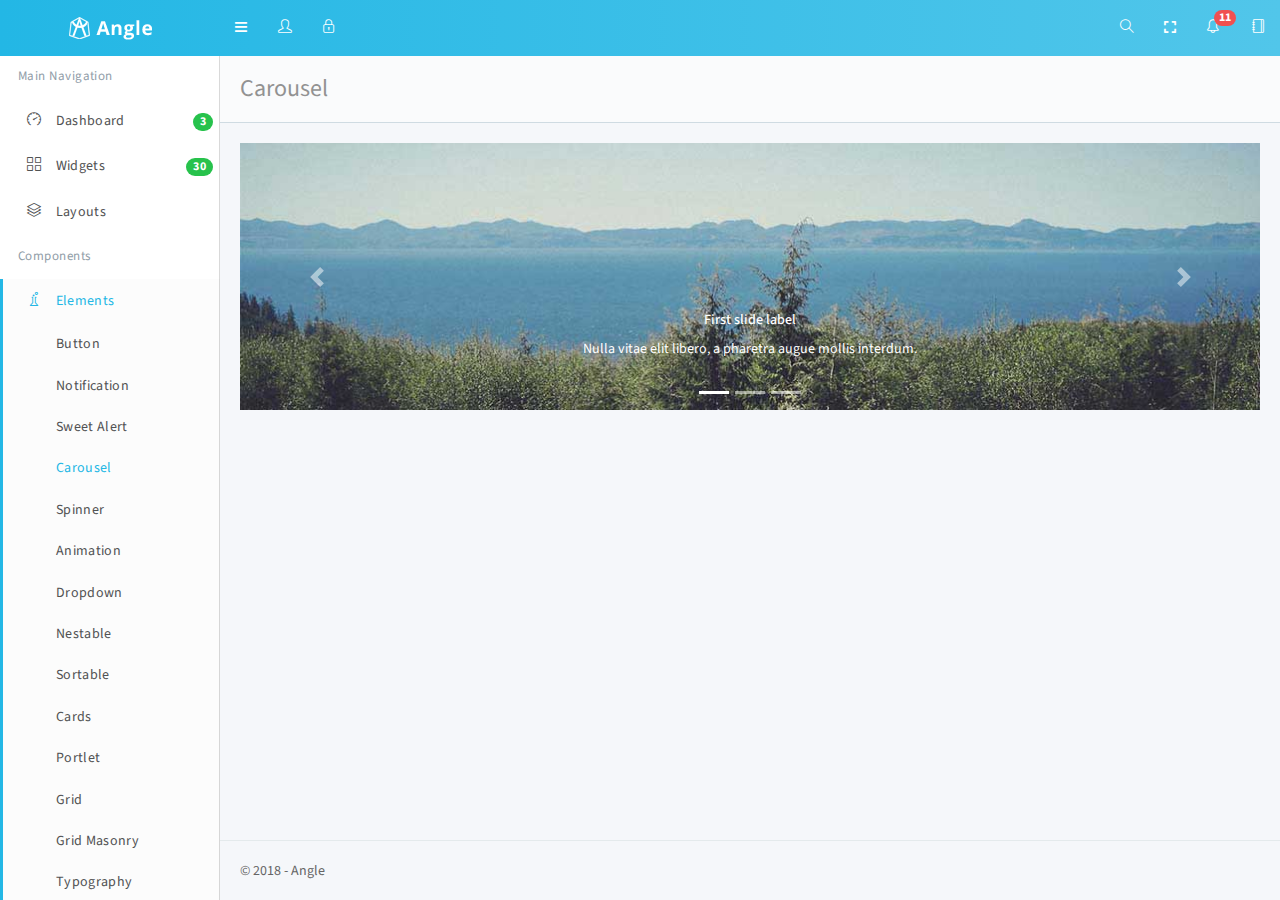
<file: app/carousel.html>
<!DOCTYPE html>
<html lang="en">

<head>
   <meta charset="utf-8">
   <meta name="viewport" content="width=device-width, initial-scale=1, maximum-scale=1">
   <meta name="description" content="Bootstrap Admin App + jQuery">
   <meta name="keywords" content="app, responsive, jquery, bootstrap, dashboard, admin">
   <link rel="icon" type="image/x-icon" href="favicon.ico">
   <title>Angle - Bootstrap Admin Template</title>
   <!-- =============== VENDOR STYLES ===============-->
   <!-- FONT AWESOME-->
   <link rel="stylesheet" href="vendor/@fortawesome/fontawesome-free-webfonts/css/fa-brands.css">
   <link rel="stylesheet" href="vendor/@fortawesome/fontawesome-free-webfonts/css/fa-regular.css">
   <link rel="stylesheet" href="vendor/@fortawesome/fontawesome-free-webfonts/css/fa-solid.css">
   <link rel="stylesheet" href="vendor/@fortawesome/fontawesome-free-webfonts/css/fontawesome.css">
   <!-- SIMPLE LINE ICONS-->
   <link rel="stylesheet" href="vendor/simple-line-icons/css/simple-line-icons.css">
   <!-- ANIMATE.CSS-->
   <link rel="stylesheet" href="vendor/animate.css/animate.css">
   <!-- WHIRL (spinners)-->
   <link rel="stylesheet" href="vendor/whirl/dist/whirl.css">
   <!-- =============== PAGE VENDOR STYLES ===============-->
   <!-- =============== BOOTSTRAP STYLES ===============-->
   <link rel="stylesheet" href="css/bootstrap.css" id="bscss">
   <!-- =============== APP STYLES ===============-->
   <link rel="stylesheet" href="css/app.css" id="maincss">
</head>

<body>
   <div class="wrapper">
      <!-- top navbar-->
      <header class="topnavbar-wrapper">
         <!-- START Top Navbar-->
         <nav class="navbar topnavbar">
            <!-- START navbar header-->
            <div class="navbar-header">
               <a class="navbar-brand" href="#/">
                  <div class="brand-logo">
                     <img class="img-fluid" src="img/logo.png" alt="App Logo">
                  </div>
                  <div class="brand-logo-collapsed">
                     <img class="img-fluid" src="img/logo-single.png" alt="App Logo">
                  </div>
               </a>
            </div>
            <!-- END navbar header-->
            <!-- START Left navbar-->
            <ul class="navbar-nav mr-auto flex-row">
               <li class="nav-item">
                  <!-- Button used to collapse the left sidebar. Only visible on tablet and desktops-->
                  <a class="nav-link d-none d-md-block d-lg-block d-xl-block" href="#" data-trigger-resize="" data-toggle-state="aside-collapsed">
                     <em class="fas fa-bars"></em>
                  </a>
                  <!-- Button to show/hide the sidebar on mobile. Visible on mobile only.-->
                  <a class="nav-link sidebar-toggle d-md-none" href="#" data-toggle-state="aside-toggled" data-no-persist="true">
                     <em class="fas fa-bars"></em>
                  </a>
               </li>
               <!-- START User avatar toggle-->
               <li class="nav-item d-none d-md-block">
                  <!-- Button used to collapse the left sidebar. Only visible on tablet and desktops-->
                  <a class="nav-link" id="user-block-toggle" href="#user-block" data-toggle="collapse">
                     <em class="icon-user"></em>
                  </a>
               </li>
               <!-- END User avatar toggle-->
               <!-- START lock screen-->
               <li class="nav-item d-none d-md-block">
                  <a class="nav-link" href="lock.html" title="Lock screen">
                     <em class="icon-lock"></em>
                  </a>
               </li>
               <!-- END lock screen-->
            </ul>
            <!-- END Left navbar-->
            <!-- START Right Navbar-->
            <ul class="navbar-nav flex-row">
               <!-- Search icon-->
               <li class="nav-item">
                  <a class="nav-link" href="#" data-search-open="">
                     <em class="icon-magnifier"></em>
                  </a>
               </li>
               <!-- Fullscreen (only desktops)-->
               <li class="nav-item d-none d-md-block">
                  <a class="nav-link" href="#" data-toggle-fullscreen="">
                     <em class="fas fa-expand"></em>
                  </a>
               </li>
               <!-- START Alert menu-->
               <li class="nav-item dropdown dropdown-list">
                  <a class="nav-link dropdown-toggle dropdown-toggle-nocaret" href="#" data-toggle="dropdown">
                     <em class="icon-bell"></em>
                     <span class="badge badge-danger">11</span>
                  </a>
                  <!-- START Dropdown menu-->
                  <div class="dropdown-menu dropdown-menu-right animated flipInX">
                     <div class="dropdown-item">
                        <!-- START list group-->
                        <div class="list-group">
                           <!-- list item-->
                           <div class="list-group-item list-group-item-action">
                              <div class="media">
                                 <div class="align-self-start mr-2">
                                    <em class="fab fa-twitter fa-2x text-info"></em>
                                 </div>
                                 <div class="media-body">
                                    <p class="m-0">New followers</p>
                                    <p class="m-0 text-muted text-sm">1 new follower</p>
                                 </div>
                              </div>
                           </div>
                           <!-- list item-->
                           <div class="list-group-item list-group-item-action">
                              <div class="media">
                                 <div class="align-self-start mr-2">
                                    <em class="fas fa-envelope fa-2x text-warning"></em>
                                 </div>
                                 <div class="media-body">
                                    <p class="m-0">New e-mails</p>
                                    <p class="m-0 text-muted text-sm">You have 10 new emails</p>
                                 </div>
                              </div>
                           </div>
                           <!-- list item-->
                           <div class="list-group-item list-group-item-action">
                              <div class="media">
                                 <div class="align-self-start mr-2">
                                    <em class="fas fa-tasks fa-2x text-success"></em>
                                 </div>
                                 <div class="media-body">
                                    <p class="m-0">Pending Tasks</p>
                                    <p class="m-0 text-muted text-sm">11 pending task</p>
                                 </div>
                              </div>
                           </div>
                           <!-- last list item-->
                           <div class="list-group-item list-group-item-action">
                              <span class="d-flex align-items-center">
                                 <span class="text-sm">More notifications</span>
                                 <span class="badge badge-danger ml-auto">14</span>
                              </span>
                           </div>
                        </div>
                        <!-- END list group-->
                     </div>
                  </div>
                  <!-- END Dropdown menu-->
               </li>
               <!-- END Alert menu-->
               <!-- START Offsidebar button-->
               <li class="nav-item">
                  <a class="nav-link" href="#" data-toggle-state="offsidebar-open" data-no-persist="true">
                     <em class="icon-notebook"></em>
                  </a>
               </li>
               <!-- END Offsidebar menu-->
            </ul>
            <!-- END Right Navbar-->
            <!-- START Search form-->
            <form class="navbar-form" role="search" action="search.html">
               <div class="form-group">
                  <input class="form-control" type="text" placeholder="Type and hit enter ...">
                  <div class="fas fa-times navbar-form-close" data-search-dismiss=""></div>
               </div>
               <button class="d-none" type="submit">Submit</button>
            </form>
            <!-- END Search form-->
         </nav>
         <!-- END Top Navbar-->
      </header>
      <!-- sidebar-->
      <aside class="aside-container">
         <!-- START Sidebar (left)-->
         <div class="aside-inner">
            <nav class="sidebar" data-sidebar-anyclick-close="">
               <!-- START sidebar nav-->
               <ul class="sidebar-nav">
                  <!-- START user info-->
                  <li class="has-user-block">
                     <div class="collapse" id="user-block">
                        <div class="item user-block">
                           <!-- User picture-->
                           <div class="user-block-picture">
                              <div class="user-block-status">
                                 <img class="img-thumbnail rounded-circle" src="img/user/02.jpg" alt="Avatar" width="60" height="60">
                                 <div class="circle bg-success circle-lg"></div>
                              </div>
                           </div>
                           <!-- Name and Job-->
                           <div class="user-block-info">
                              <span class="user-block-name">Hello, Mike</span>
                              <span class="user-block-role">Designer</span>
                           </div>
                        </div>
                     </div>
                  </li>
                  <!-- END user info-->
                  <!-- Iterates over all sidebar items-->
                  <li class="nav-heading ">
                     <span data-localize="sidebar.heading.HEADER">Main Navigation</span>
                  </li>
                  <li class=" ">
                     <a href="#dashboard" title="Dashboard" data-toggle="collapse">
                        <div class="float-right badge badge-success">3</div>
                        <em class="icon-speedometer"></em>
                        <span data-localize="sidebar.nav.DASHBOARD">Dashboard</span>
                     </a>
                     <ul class="sidebar-nav sidebar-subnav collapse" id="dashboard">
                        <li class="sidebar-subnav-header">Dashboard</li>
                        <li class=" ">
                           <a href="dashboard.html" title="Dashboard v1">
                              <span>Dashboard v1</span>
                           </a>
                        </li>
                        <li class=" ">
                           <a href="dashboard_v2.html" title="Dashboard v2">
                              <span>Dashboard v2</span>
                           </a>
                        </li>
                        <li class=" ">
                           <a href="dashboard_v3.html" title="Dashboard v3">
                              <span>Dashboard v3</span>
                           </a>
                        </li>
                     </ul>
                  </li>
                  <li class=" ">
                     <a href="widgets.html" title="Widgets">
                        <div class="float-right badge badge-success">30</div>
                        <em class="icon-grid"></em>
                        <span data-localize="sidebar.nav.WIDGETS">Widgets</span>
                     </a>
                  </li>
                  <li class=" ">
                     <a href="#layout" title="Layouts" data-toggle="collapse">
                        <em class="icon-layers"></em>
                        <span>Layouts</span>
                     </a>
                     <ul class="sidebar-nav sidebar-subnav collapse" id="layout">
                        <li class="sidebar-subnav-header">Layouts</li>
                        <li class=" ">
                           <a href="dashboard_h.html" title="Horizontal">
                              <span>Horizontal</span>
                           </a>
                        </li>
                     </ul>
                  </li>
                  <li class="nav-heading ">
                     <span data-localize="sidebar.heading.COMPONENTS">Components</span>
                  </li>
                  <li class=" ">
                     <a href="#elements" title="Elements" data-toggle="collapse">
                        <em class="icon-chemistry"></em>
                        <span data-localize="sidebar.nav.element.ELEMENTS">Elements</span>
                     </a>
                     <ul class="sidebar-nav sidebar-subnav collapse" id="elements">
                        <li class="sidebar-subnav-header">Elements</li>
                        <li class=" ">
                           <a href="buttons.html" title="Buttons">
                              <span data-localize="sidebar.nav.element.BUTTON">Buttons</span>
                           </a>
                        </li>
                        <li class=" ">
                           <a href="notifications.html" title="Notifications">
                              <span data-localize="sidebar.nav.element.NOTIFICATION">Notifications</span>
                           </a>
                        </li>
                        <li class=" ">
                           <a href="sweetalert.html" title="Sweet Alert">
                              <span>Sweet Alert</span>
                           </a>
                        </li>
                        <li class=" active">
                           <a href="carousel.html" title="Carousel">
                              <span data-localize="sidebar.nav.element.INTERACTION">Carousel</span>
                           </a>
                        </li>
                        <li class=" ">
                           <a href="spinners.html" title="Spinners">
                              <span data-localize="sidebar.nav.element.SPINNER">Spinners</span>
                           </a>
                        </li>
                        <li class=" ">
                           <a href="animations.html" title="Animations">
                              <span data-localize="sidebar.nav.element.ANIMATION">Animations</span>
                           </a>
                        </li>
                        <li class=" ">
                           <a href="dropdown-animations.html" title="Dropdown">
                              <span data-localize="sidebar.nav.element.DROPDOWN">Dropdown</span>
                           </a>
                        </li>
                        <li class=" ">
                           <a href="nestable.html" title="Nestable">
                              <span>Nestable</span>
                           </a>
                        </li>
                        <li class=" ">
                           <a href="sortable.html" title="Sortable">
                              <span>Sortable</span>
                           </a>
                        </li>
                        <li class=" ">
                           <a href="cards.html" title="Cards">
                              <span data-localize="sidebar.nav.element.CARDS">Cards</span>
                           </a>
                        </li>
                        <li class=" ">
                           <a href="portlets.html" title="Portlets">
                              <span data-localize="sidebar.nav.element.PORTLET">Portlets</span>
                           </a>
                        </li>
                        <li class=" ">
                           <a href="grid.html" title="Grid">
                              <span data-localize="sidebar.nav.element.GRID">Grid</span>
                           </a>
                        </li>
                        <li class=" ">
                           <a href="grid-masonry.html" title="Grid Masonry">
                              <span data-localize="sidebar.nav.element.GRID_MASONRY">Grid Masonry</span>
                           </a>
                        </li>
                        <li class=" ">
                           <a href="typo.html" title="Typography">
                              <span data-localize="sidebar.nav.element.TYPO">Typography</span>
                           </a>
                        </li>
                        <li class=" ">
                           <a href="icons-font.html" title="Font Icons">
                              <div class="float-right badge badge-success">+400</div>
                              <span data-localize="sidebar.nav.element.FONT_ICON">Font Icons</span>
                           </a>
                        </li>
                        <li class=" ">
                           <a href="icons-weather.html" title="Weather Icons">
                              <div class="float-right badge badge-success">+100</div>
                              <span data-localize="sidebar.nav.element.WEATHER_ICON">Weather Icons</span>
                           </a>
                        </li>
                        <li class=" ">
                           <a href="colors.html" title="Colors">
                              <span data-localize="sidebar.nav.element.COLOR">Colors</span>
                           </a>
                        </li>
                     </ul>
                  </li>
                  <li class=" ">
                     <a href="#forms" title="Forms" data-toggle="collapse">
                        <em class="icon-note"></em>
                        <span data-localize="sidebar.nav.form.FORM">Forms</span>
                     </a>
                     <ul class="sidebar-nav sidebar-subnav collapse" id="forms">
                        <li class="sidebar-subnav-header">Forms</li>
                        <li class=" ">
                           <a href="form-standard.html" title="Standard">
                              <span data-localize="sidebar.nav.form.STANDARD">Standard</span>
                           </a>
                        </li>
                        <li class=" ">
                           <a href="form-extended.html" title="Extended">
                              <span data-localize="sidebar.nav.form.EXTENDED">Extended</span>
                           </a>
                        </li>
                        <li class=" ">
                           <a href="form-validation.html" title="Validation">
                              <span data-localize="sidebar.nav.form.VALIDATION">Validation</span>
                           </a>
                        </li>
                        <li class=" ">
                           <a href="form-wizard.html" title="Wizard">
                              <span>Wizard</span>
                           </a>
                        </li>
                        <li class=" ">
                           <a href="form-upload.html" title="Upload">
                              <span>Upload</span>
                           </a>
                        </li>
                        <li class=" ">
                           <a href="form-xeditable.html" title="xEditable">
                              <span>xEditable</span>
                           </a>
                        </li>
                        <li class=" ">
                           <a href="form-imagecrop.html" title="Cropper">
                              <span>Cropper</span>
                           </a>
                        </li>
                     </ul>
                  </li>
                  <li class=" ">
                     <a href="#charts" title="Charts" data-toggle="collapse">
                        <em class="icon-graph"></em>
                        <span data-localize="sidebar.nav.chart.CHART">Charts</span>
                     </a>
                     <ul class="sidebar-nav sidebar-subnav collapse" id="charts">
                        <li class="sidebar-subnav-header">Charts</li>
                        <li class=" ">
                           <a href="chart-flot.html" title="Flot">
                              <span data-localize="sidebar.nav.chart.FLOT">Flot</span>
                           </a>
                        </li>
                        <li class=" ">
                           <a href="chart-radial.html" title="Radial">
                              <span data-localize="sidebar.nav.chart.RADIAL">Radial</span>
                           </a>
                        </li>
                        <li class=" ">
                           <a href="chart-js.html" title="Chart JS">
                              <span>Chart JS</span>
                           </a>
                        </li>
                        <li class=" ">
                           <a href="chart-rickshaw.html" title="Rickshaw">
                              <span>Rickshaw</span>
                           </a>
                        </li>
                        <li class=" ">
                           <a href="chart-morris.html" title="MorrisJS">
                              <span>MorrisJS</span>
                           </a>
                        </li>
                        <li class=" ">
                           <a href="chart-chartist.html" title="Chartist">
                              <span>Chartist</span>
                           </a>
                        </li>
                     </ul>
                  </li>
                  <li class=" ">
                     <a href="#tables" title="Tables" data-toggle="collapse">
                        <em class="icon-grid"></em>
                        <span data-localize="sidebar.nav.table.TABLE">Tables</span>
                     </a>
                     <ul class="sidebar-nav sidebar-subnav collapse" id="tables">
                        <li class="sidebar-subnav-header">Tables</li>
                        <li class=" ">
                           <a href="table-standard.html" title="Standard">
                              <span data-localize="sidebar.nav.table.STANDARD">Standard</span>
                           </a>
                        </li>
                        <li class=" ">
                           <a href="table-extended.html" title="Extended">
                              <span data-localize="sidebar.nav.table.EXTENDED">Extended</span>
                           </a>
                        </li>
                        <li class=" ">
                           <a href="table-datatable.html" title="DataTables">
                              <span data-localize="sidebar.nav.table.DATATABLE">DataTables</span>
                           </a>
                        </li>
                        <li class=" ">
                           <a href="table-bootgrid.html" title="BootGrid">
                              <span>BootGrid</span>
                           </a>
                        </li>
                     </ul>
                  </li>
                  <li class=" ">
                     <a href="#maps" title="Maps" data-toggle="collapse">
                        <em class="icon-map"></em>
                        <span data-localize="sidebar.nav.map.MAP">Maps</span>
                     </a>
                     <ul class="sidebar-nav sidebar-subnav collapse" id="maps">
                        <li class="sidebar-subnav-header">Maps</li>
                        <li class=" ">
                           <a href="maps-google.html" title="Google Maps">
                              <span data-localize="sidebar.nav.map.GOOGLE">Google Maps</span>
                           </a>
                        </li>
                        <li class=" ">
                           <a href="maps-vector.html" title="Vector Maps">
                              <span data-localize="sidebar.nav.map.VECTOR">Vector Maps</span>
                           </a>
                        </li>
                     </ul>
                  </li>
                  <li class="nav-heading ">
                     <span data-localize="sidebar.heading.MORE">More</span>
                  </li>
                  <li class=" ">
                     <a href="#pages" title="Pages" data-toggle="collapse">
                        <em class="icon-doc"></em>
                        <span data-localize="sidebar.nav.pages.PAGES">Pages</span>
                     </a>
                     <ul class="sidebar-nav sidebar-subnav collapse" id="pages">
                        <li class="sidebar-subnav-header">Pages</li>
                        <li class=" ">
                           <a href="login.html" title="Login">
                              <span data-localize="sidebar.nav.pages.LOGIN">Login</span>
                           </a>
                        </li>
                        <li class=" ">
                           <a href="register.html" title="Sign up">
                              <span data-localize="sidebar.nav.pages.REGISTER">Sign up</span>
                           </a>
                        </li>
                        <li class=" ">
                           <a href="recover.html" title="Recover Password">
                              <span data-localize="sidebar.nav.pages.RECOVER">Recover Password</span>
                           </a>
                        </li>
                        <li class=" ">
                           <a href="lock.html" title="Lock">
                              <span data-localize="sidebar.nav.pages.LOCK">Lock</span>
                           </a>
                        </li>
                        <li class=" ">
                           <a href="template.html" title="Starter Template">
                              <span data-localize="sidebar.nav.pages.STARTER">Starter Template</span>
                           </a>
                        </li>
                        <li class=" ">
                           <a href="404.html" title="404">
                              <span>404</span>
                           </a>
                        </li>
                        <li class=" ">
                           <a href="500.html" title="500">
                              <span>500</span>
                           </a>
                        </li>
                        <li class=" ">
                           <a href="maintenance.html" title="Maintenance">
                              <span>Maintenance</span>
                           </a>
                        </li>
                     </ul>
                  </li>
                  <li class=" ">
                     <a href="#extras" title="Extras" data-toggle="collapse">
                        <em class="icon-cup"></em>
                        <span data-localize="sidebar.nav.extra.EXTRA">Extras</span>
                     </a>
                     <ul class="sidebar-nav sidebar-subnav collapse" id="extras">
                        <li class="sidebar-subnav-header">Extras</li>
                        <li class=" ">
                           <a href="#blog" title="Blog" data-toggle="collapse">
                              <em class="fas fa-angle-right"></em>
                              <span>Blog</span>
                           </a>
                           <ul class="sidebar-nav sidebar-subnav collapse" id="blog">
                              <li class="sidebar-subnav-header">Blog</li>
                              <li class=" ">
                                 <a href="blog.html" title="List">
                                    <span>List</span>
                                 </a>
                              </li>
                              <li class=" ">
                                 <a href="blog-post.html" title="Post">
                                    <span>Post</span>
                                 </a>
                              </li>
                              <li class=" ">
                                 <a href="blog-articles.html" title="Articles">
                                    <span>Articles</span>
                                 </a>
                              </li>
                              <li class=" ">
                                 <a href="blog-article-view.html" title="Article View">
                                    <span>Article View</span>
                                 </a>
                              </li>
                           </ul>
                        </li>
                        <li class=" ">
                           <a href="#ecommerce" title="eCommerce" data-toggle="collapse">
                              <em class="fas fa-angle-right"></em>
                              <span>eCommerce</span>
                           </a>
                           <ul class="sidebar-nav sidebar-subnav collapse" id="ecommerce">
                              <li class="sidebar-subnav-header">eCommerce</li>
                              <li class=" ">
                                 <a href="ecommerce-orders.html" title="Orders">
                                    <div class="float-right badge badge-success">10</div>
                                    <span>Orders</span>
                                 </a>
                              </li>
                              <li class=" ">
                                 <a href="ecommerce-order-view.html" title="Order View">
                                    <span>Order View</span>
                                 </a>
                              </li>
                              <li class=" ">
                                 <a href="ecommerce-products.html" title="Products">
                                    <span>Products</span>
                                 </a>
                              </li>
                              <li class=" ">
                                 <a href="ecommerce-product-view.html" title="Product View">
                                    <span>Product View</span>
                                 </a>
                              </li>
                              <li class=" ">
                                 <a href="ecommerce-checkout.html" title="Checkout">
                                    <span>Checkout</span>
                                 </a>
                              </li>
                           </ul>
                        </li>
                        <li class=" ">
                           <a href="#forum" title="Forum" data-toggle="collapse">
                              <em class="fas fa-angle-right"></em>
                              <span>Forum</span>
                           </a>
                           <ul class="sidebar-nav sidebar-subnav collapse" id="forum">
                              <li class="sidebar-subnav-header">Forum</li>
                              <li class=" ">
                                 <a href="forum-categories.html" title="Categories">
                                    <span>Categories</span>
                                 </a>
                              </li>
                              <li class=" ">
                                 <a href="forum-topics.html" title="Topics">
                                    <span>Topics</span>
                                 </a>
                              </li>
                              <li class=" ">
                                 <a href="forum-discussion.html" title="Discussion">
                                    <span>Discussion</span>
                                 </a>
                              </li>
                           </ul>
                        </li>
                        <li class=" ">
                           <a href="contacts.html" title="Contacts">
                              <span>Contacts</span>
                           </a>
                        </li>
                        <li class=" ">
                           <a href="contact-details.html" title="Contact details">
                              <span>Contact details</span>
                           </a>
                        </li>
                        <li class=" ">
                           <a href="projects.html" title="Projects">
                              <span>Projects</span>
                           </a>
                        </li>
                        <li class=" ">
                           <a href="project-details.html" title="Projects details">
                              <span>Projects details</span>
                           </a>
                        </li>
                        <li class=" ">
                           <a href="team-viewer.html" title="Team viewer">
                              <span>Team viewer</span>
                           </a>
                        </li>
                        <li class=" ">
                           <a href="social-board.html" title="Social board">
                              <span>Social board</span>
                           </a>
                        </li>
                        <li class=" ">
                           <a href="vote-links.html" title="Vote links">
                              <span>Vote links</span>
                           </a>
                        </li>
                        <li class=" ">
                           <a href="bug-tracker.html" title="Bug tracker">
                              <span>Bug tracker</span>
                           </a>
                        </li>
                        <li class=" ">
                           <a href="faq.html" title="FAQ">
                              <span>FAQ</span>
                           </a>
                        </li>
                        <li class=" ">
                           <a href="help-center.html" title="Help Center">
                              <span>Help Center</span>
                           </a>
                        </li>
                        <li class=" ">
                           <a href="followers.html" title="Followers">
                              <span>Followers</span>
                           </a>
                        </li>
                        <li class=" ">
                           <a href="settings.html" title="Settings">
                              <span>Settings</span>
                           </a>
                        </li>
                        <li class=" ">
                           <a href="plans.html" title="Plans">
                              <span>Plans</span>
                           </a>
                        </li>
                        <li class=" ">
                           <a href="file-manager.html" title="File manager">
                              <span>File manager</span>
                           </a>
                        </li>
                        <li class=" ">
                           <a href="mailbox.html" title="Mailbox">
                              <span data-localize="sidebar.nav.extra.MAILBOX">Mailbox</span>
                           </a>
                        </li>
                        <li class=" ">
                           <a href="timeline.html" title="Timeline">
                              <span data-localize="sidebar.nav.extra.TIMELINE">Timeline</span>
                           </a>
                        </li>
                        <li class=" ">
                           <a href="calendar.html" title="Calendar">
                              <span data-localize="sidebar.nav.extra.CALENDAR">Calendar</span>
                           </a>
                        </li>
                        <li class=" ">
                           <a href="invoice.html" title="Invoice">
                              <span data-localize="sidebar.nav.extra.INVOICE">Invoice</span>
                           </a>
                        </li>
                        <li class=" ">
                           <a href="search.html" title="Search">
                              <span data-localize="sidebar.nav.extra.SEARCH">Search</span>
                           </a>
                        </li>
                        <li class=" ">
                           <a href="todo.html" title="Todo List">
                              <span data-localize="sidebar.nav.extra.TODO">Todo List</span>
                           </a>
                        </li>
                        <li class=" ">
                           <a href="profile.html" title="Profile">
                              <span data-localize="sidebar.nav.extra.PROFILE">Profile</span>
                           </a>
                        </li>
                     </ul>
                  </li>
                  <li class=" ">
                     <a href="#multilevel" title="Multilevel" data-toggle="collapse">
                        <em class="far fa-folder-open"></em>
                        <span>Multilevel</span>
                     </a>
                     <ul class="sidebar-nav sidebar-subnav collapse" id="multilevel">
                        <li class="sidebar-subnav-header">Multilevel</li>
                        <li class=" ">
                           <a href="#level1" title="Level 1" data-toggle="collapse">
                              <span>Level 1</span>
                           </a>
                           <ul class="sidebar-nav sidebar-subnav collapse" id="level1">
                              <li class="sidebar-subnav-header">Level 1</li>
                              <li class=" ">
                                 <a href="multilevel-1.html" title="Level1 Item">
                                    <span>Level1 Item</span>
                                 </a>
                              </li>
                              <li class=" ">
                                 <a href="#level2" title="Level 2" data-toggle="collapse">
                                    <span>Level 2</span>
                                 </a>
                                 <ul class="sidebar-nav sidebar-subnav collapse" id="level2">
                                    <li class="sidebar-subnav-header">Level 2</li>
                                    <li class=" ">
                                       <a href="#level3" title="Level 3" data-toggle="collapse">
                                          <span>Level 3</span>
                                       </a>
                                       <ul class="sidebar-nav sidebar-subnav collapse" id="level3">
                                          <li class="sidebar-subnav-header">Level 3</li>
                                          <li class=" ">
                                             <a href="multilevel-3.html" title="Level3 Item">
                                                <span>Level3 Item</span>
                                             </a>
                                          </li>
                                       </ul>
                                    </li>
                                 </ul>
                              </li>
                           </ul>
                        </li>
                     </ul>
                  </li>
               </ul>
               <!-- END sidebar nav-->
            </nav>
         </div>
         <!-- END Sidebar (left)-->
      </aside>
      <!-- offsidebar-->
      <aside class="offsidebar d-none">
         <!-- START Off Sidebar (right)-->
         <nav>
            <div role="tabpanel">
               <!-- Nav tabs-->
               <ul class="nav nav-tabs nav-justified" role="tablist">
                  <li class="nav-item" role="presentation">
                     <a class="nav-link active" href="#app-settings" aria-controls="app-settings" role="tab" data-toggle="tab">
                        <em class="icon-equalizer fa-lg"></em>
                     </a>
                  </li>
                  <li class="nav-item" role="presentation">
                     <a class="nav-link" href="#app-chat" aria-controls="app-chat" role="tab" data-toggle="tab">
                        <em class="icon-user fa-lg"></em>
                     </a>
                  </li>
               </ul>
               <!-- Tab panes-->
               <div class="tab-content">
                  <div class="tab-pane fade active show" id="app-settings" role="tabpanel">
                     <h3 class="text-center text-thin mt-4">Settings</h3>
                     <div class="p-2">
                        <h4 class="text-muted text-thin">Themes</h4>
                        <div class="row row-flush mb-2">
                           <div class="col mb-2">
                              <div class="setting-color">
                                 <label data-load-css="css/theme-a.css">
                                    <input type="radio" name="setting-theme" checked="checked">
                                    <span class="icon-check"></span>
                                    <span class="split">
                                       <span class="color bg-info"></span>
                                       <span class="color bg-info-light"></span>
                                    </span>
                                    <span class="color bg-white"></span>
                                 </label>
                              </div>
                           </div>
                           <div class="col mb-2">
                              <div class="setting-color">
                                 <label data-load-css="css/theme-b.css">
                                    <input type="radio" name="setting-theme">
                                    <span class="icon-check"></span>
                                    <span class="split">
                                       <span class="color bg-green"></span>
                                       <span class="color bg-green-light"></span>
                                    </span>
                                    <span class="color bg-white"></span>
                                 </label>
                              </div>
                           </div>
                           <div class="col mb-2">
                              <div class="setting-color">
                                 <label data-load-css="css/theme-c.css">
                                    <input type="radio" name="setting-theme">
                                    <span class="icon-check"></span>
                                    <span class="split">
                                       <span class="color bg-purple"></span>
                                       <span class="color bg-purple-light"></span>
                                    </span>
                                    <span class="color bg-white"></span>
                                 </label>
                              </div>
                           </div>
                           <div class="col mb-2">
                              <div class="setting-color">
                                 <label data-load-css="css/theme-d.css">
                                    <input type="radio" name="setting-theme">
                                    <span class="icon-check"></span>
                                    <span class="split">
                                       <span class="color bg-danger"></span>
                                       <span class="color bg-danger-light"></span>
                                    </span>
                                    <span class="color bg-white"></span>
                                 </label>
                              </div>
                           </div>
                        </div>
                        <div class="row row-flush mb-2">
                           <div class="col mb-2">
                              <div class="setting-color">
                                 <label data-load-css="css/theme-e.css">
                                    <input type="radio" name="setting-theme">
                                    <span class="icon-check"></span>
                                    <span class="split">
                                       <span class="color bg-info-dark"></span>
                                       <span class="color bg-info"></span>
                                    </span>
                                    <span class="color bg-gray-dark"></span>
                                 </label>
                              </div>
                           </div>
                           <div class="col mb-2">
                              <div class="setting-color">
                                 <label data-load-css="css/theme-f.css">
                                    <input type="radio" name="setting-theme">
                                    <span class="icon-check"></span>
                                    <span class="split">
                                       <span class="color bg-green-dark"></span>
                                       <span class="color bg-green"></span>
                                    </span>
                                    <span class="color bg-gray-dark"></span>
                                 </label>
                              </div>
                           </div>
                           <div class="col mb-2">
                              <div class="setting-color">
                                 <label data-load-css="css/theme-g.css">
                                    <input type="radio" name="setting-theme">
                                    <span class="icon-check"></span>
                                    <span class="split">
                                       <span class="color bg-purple-dark"></span>
                                       <span class="color bg-purple"></span>
                                    </span>
                                    <span class="color bg-gray-dark"></span>
                                 </label>
                              </div>
                           </div>
                           <div class="col mb-2">
                              <div class="setting-color">
                                 <label data-load-css="css/theme-h.css">
                                    <input type="radio" name="setting-theme">
                                    <span class="icon-check"></span>
                                    <span class="split">
                                       <span class="color bg-danger-dark"></span>
                                       <span class="color bg-danger"></span>
                                    </span>
                                    <span class="color bg-gray-dark"></span>
                                 </label>
                              </div>
                           </div>
                        </div>
                     </div>
                     <div class="p-2">
                        <h4 class="text-muted text-thin">Layout</h4>
                        <div class="clearfix">
                           <p class="float-left">Fixed</p>
                           <div class="float-right">
                              <label class="switch">
                                 <input id="chk-fixed" type="checkbox" data-toggle-state="layout-fixed">
                                 <span></span>
                              </label>
                           </div>
                        </div>
                        <div class="clearfix">
                           <p class="float-left">Boxed</p>
                           <div class="float-right">
                              <label class="switch">
                                 <input id="chk-boxed" type="checkbox" data-toggle-state="layout-boxed">
                                 <span></span>
                              </label>
                           </div>
                        </div>
                        <div class="clearfix">
                           <p class="float-left">RTL</p>
                           <div class="float-right">
                              <label class="switch">
                                 <input id="chk-rtl" type="checkbox">
                                 <span></span>
                              </label>
                           </div>
                        </div>
                     </div>
                     <div class="p-2">
                        <h4 class="text-muted text-thin">Aside</h4>
                        <div class="clearfix">
                           <p class="float-left">Collapsed</p>
                           <div class="float-right">
                              <label class="switch">
                                 <input id="chk-collapsed" type="checkbox" data-toggle-state="aside-collapsed">
                                 <span></span>
                              </label>
                           </div>
                        </div>
                        <div class="clearfix">
                           <p class="float-left">Collapsed Text</p>
                           <div class="float-right">
                              <label class="switch">
                                 <input id="chk-collapsed-text" type="checkbox" data-toggle-state="aside-collapsed-text">
                                 <span></span>
                              </label>
                           </div>
                        </div>
                        <div class="clearfix">
                           <p class="float-left">Float</p>
                           <div class="float-right">
                              <label class="switch">
                                 <input id="chk-float" type="checkbox" data-toggle-state="aside-float">
                                 <span></span>
                              </label>
                           </div>
                        </div>
                        <div class="clearfix">
                           <p class="float-left">Hover</p>
                           <div class="float-right">
                              <label class="switch">
                                 <input id="chk-hover" type="checkbox" data-toggle-state="aside-hover">
                                 <span></span>
                              </label>
                           </div>
                        </div>
                        <div class="clearfix">
                           <p class="float-left">Show Scrollbar</p>
                           <div class="float-right">
                              <label class="switch">
                                 <input id="chk-scroll" type="checkbox" data-toggle-state="show-scrollbar" data-target=".sidebar">
                                 <span></span>
                              </label>
                           </div>
                        </div>
                     </div>
                  </div>
                  <div class="tab-pane fade" id="app-chat" role="tabpanel">
                     <h3 class="text-center text-thin mt-4">Connections</h3>
                     <div class="list-group">
                        <!-- START list title-->
                        <div class="list-group-item border-0">
                           <small class="text-muted">ONLINE</small>
                        </div>
                        <!-- END list title-->
                        <div class="list-group-item list-group-item-action border-0">
                           <div class="media">
                              <img class="align-self-center mr-3 rounded-circle thumb48" src="img/user/05.jpg" alt="Image">
                              <div class="media-body text-truncate">
                                 <a href="#">
                                    <strong>Juan Sims</strong>
                                 </a>
                                 <br>
                                 <small class="text-muted">Designeer</small>
                              </div>
                              <div class="ml-auto">
                                 <span class="circle bg-success circle-lg"></span>
                              </div>
                           </div>
                        </div>
                        <div class="list-group-item list-group-item-action border-0">
                           <div class="media">
                              <img class="align-self-center mr-3 rounded-circle thumb48" src="img/user/06.jpg" alt="Image">
                              <div class="media-body text-truncate">
                                 <a href="#">
                                    <strong>Maureen Jenkins</strong>
                                 </a>
                                 <br>
                                 <small class="text-muted">Designeer</small>
                              </div>
                              <div class="ml-auto">
                                 <span class="circle bg-success circle-lg"></span>
                              </div>
                           </div>
                        </div>
                        <div class="list-group-item list-group-item-action border-0">
                           <div class="media">
                              <img class="align-self-center mr-3 rounded-circle thumb48" src="img/user/07.jpg" alt="Image">
                              <div class="media-body text-truncate">
                                 <a href="#">
                                    <strong>Billie Dunn</strong>
                                 </a>
                                 <br>
                                 <small class="text-muted">Designeer</small>
                              </div>
                              <div class="ml-auto">
                                 <span class="circle bg-danger circle-lg"></span>
                              </div>
                           </div>
                        </div>
                        <div class="list-group-item list-group-item-action border-0">
                           <div class="media">
                              <img class="align-self-center mr-3 rounded-circle thumb48" src="img/user/08.jpg" alt="Image">
                              <div class="media-body text-truncate">
                                 <a href="#">
                                    <strong>Tomothy Roberts</strong>
                                 </a>
                                 <br>
                                 <small class="text-muted">Designeer</small>
                              </div>
                              <div class="ml-auto">
                                 <span class="circle bg-warning circle-lg"></span>
                              </div>
                           </div>
                        </div>
                        <!-- START list title-->
                        <div class="list-group-item border-0">
                           <small class="text-muted">OFFLINE</small>
                        </div>
                        <!-- END list title-->
                        <div class="list-group-item list-group-item-action border-0">
                           <div class="media">
                              <img class="align-self-center mr-3 rounded-circle thumb48" src="img/user/09.jpg" alt="Image">
                              <div class="media-body text-truncate">
                                 <a href="#">
                                    <strong>Lawrence Robinson</strong>
                                 </a>
                                 <br>
                                 <small class="text-muted">Designeer</small>
                              </div>
                              <div class="ml-auto">
                                 <span class="circle bg-warning circle-lg"></span>
                              </div>
                           </div>
                        </div>
                        <div class="list-group-item list-group-item-action border-0">
                           <div class="media">
                              <img class="align-self-center mr-3 rounded-circle thumb48" src="img/user/10.jpg" alt="Image">
                              <div class="media-body text-truncate">
                                 <a href="#">
                                    <strong>Tyrone Owens</strong>
                                 </a>
                                 <br>
                                 <small class="text-muted">Designeer</small>
                              </div>
                              <div class="ml-auto">
                                 <span class="circle bg-warning circle-lg"></span>
                              </div>
                           </div>
                        </div>
                     </div>
                     <div class="px-3 py-4 text-center">
                        <!-- Optional link to list more users-->
                        <a class="btn btn-purple btn-sm" href="#" title="See more contacts">
                           <strong>Load more..</strong>
                        </a>
                     </div>
                     <!-- Extra items-->
                     <div class="px-3 py-2">
                        <p>
                           <small class="text-muted">Tasks completion</small>
                        </p>
                        <div class="progress progress-xs m-0">
                           <div class="progress-bar bg-success" role="progressbar" aria-valuenow="80" aria-valuemin="0" aria-valuemax="100" style="width: 80%">
                              <span class="sr-only">80% Complete</span>
                           </div>
                        </div>
                     </div>
                     <div class="px-3 py-2">
                        <p>
                           <small class="text-muted">Upload quota</small>
                        </p>
                        <div class="progress progress-xs m-0">
                           <div class="progress-bar bg-warning" role="progressbar" aria-valuenow="40" aria-valuemin="0" aria-valuemax="100" style="width: 40%">
                              <span class="sr-only">40% Complete</span>
                           </div>
                        </div>
                     </div>
                  </div>
               </div>
            </div>
         </nav>
         <!-- END Off Sidebar (right)-->
      </aside>
      <!-- Main section-->
      <section class="section-container">
         <!-- Page content-->
         <div class="content-wrapper">
            <div class="content-heading">Carousel</div>
            <div class="carousel" id="carouselExampleCaptions" data-ride="carousel">
               <ol class="carousel-indicators">
                  <li class="active" data-target="#carouselExampleCaptions" data-slide-to="0"></li>
                  <li data-target="#carouselExampleCaptions" data-slide-to="1"></li>
                  <li data-target="#carouselExampleCaptions" data-slide-to="2"></li>
               </ol>
               <div class="carousel-inner">
                  <div class="carousel-item active">
                     <img class="d-block w-100" src="img/bg3.jpg" alt="First slide">
                     <div class="carousel-caption d-none d-md-block">
                        <h5>First slide label</h5>
                        <p>Nulla vitae elit libero, a pharetra augue mollis interdum.</p>
                     </div>
                  </div>
                  <div class="carousel-item">
                     <img class="d-block w-100" src="img/bg3.jpg" alt="Second slide">
                     <div class="carousel-caption d-none d-md-block">
                        <h5>Second slide label</h5>
                        <p>Lorem ipsum dolor sit amet, consectetur adipiscing elit.</p>
                     </div>
                  </div>
                  <div class="carousel-item">
                     <img class="d-block w-100" src="img/bg3.jpg" alt="Third slide">
                     <div class="carousel-caption d-none d-md-block">
                        <h5>Third slide label</h5>
                        <p>Praesent commodo cursus magna, vel scelerisque nisl consectetur.</p>
                     </div>
                  </div>
               </div>
               <a class="carousel-control-prev" href="#carouselExampleCaptions" role="button" data-slide="prev">
                  <span class="carousel-control-prev-icon" aria-hidden="true"></span>
                  <span class="sr-only">Previous</span>
               </a>
               <a class="carousel-control-next" href="#carouselExampleCaptions" role="button" data-slide="next">
                  <span class="carousel-control-next-icon" aria-hidden="true"></span>
                  <span class="sr-only">Next</span>
               </a>
            </div>
         </div>
      </section>
      <!-- Page footer-->
      <footer class="footer-container">
         <span>&copy; 2018 - Angle</span>
      </footer>
   </div>
   <!-- =============== VENDOR SCRIPTS ===============-->
   <!-- MODERNIZR-->
   <script src="vendor/modernizr/modernizr.custom.js"></script>
   <!-- JQUERY-->
   <script src="vendor/jquery/dist/jquery.js"></script>
   <!-- BOOTSTRAP-->
   <script src="vendor/popper.js/dist/umd/popper.js"></script>
   <script src="vendor/bootstrap/dist/js/bootstrap.js"></script>
   <!-- STORAGE API-->
   <script src="vendor/js-storage/js.storage.js"></script>
   <!-- JQUERY EASING-->
   <script src="vendor/jquery.easing/jquery.easing.js"></script>
   <!-- ANIMO-->
   <script src="vendor/animo/animo.js"></script>
   <!-- SCREENFULL-->
   <script src="vendor/screenfull/dist/screenfull.js"></script>
   <!-- LOCALIZE-->
   <script src="vendor/jquery-localize/dist/jquery.localize.js"></script>
   <!-- =============== PAGE VENDOR SCRIPTS ===============-->
   <!-- =============== APP SCRIPTS ===============-->
   <script src="js/app.js"></script>
</body>

</html>
</file>
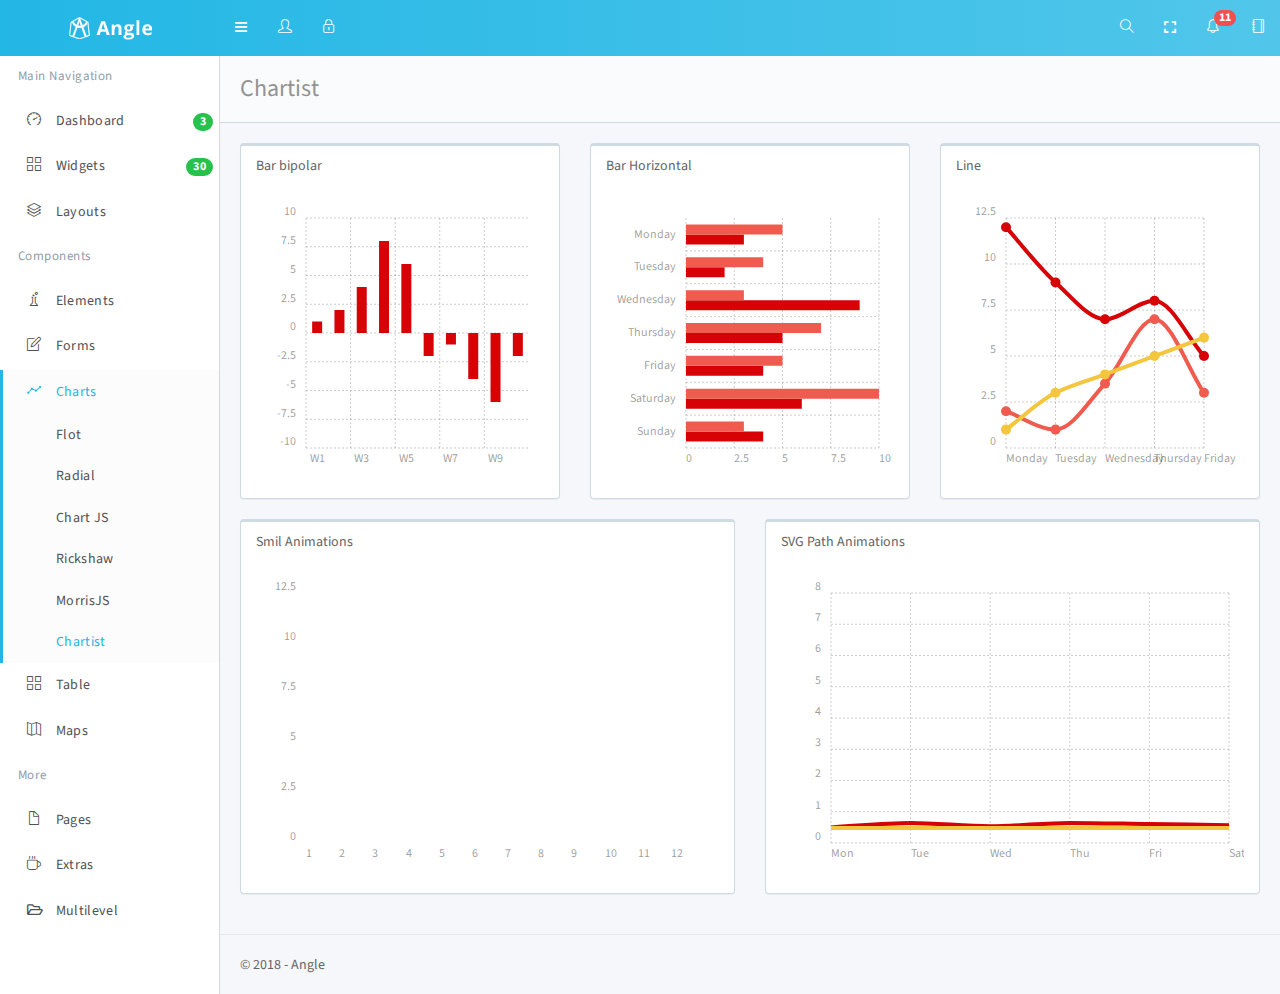
<file: app/chart-chartist.html>
<!DOCTYPE html>
<html lang="en">

<head>
   <meta charset="utf-8">
   <meta name="viewport" content="width=device-width, initial-scale=1, maximum-scale=1">
   <meta name="description" content="Bootstrap Admin App + jQuery">
   <meta name="keywords" content="app, responsive, jquery, bootstrap, dashboard, admin">
   <link rel="icon" type="image/x-icon" href="favicon.ico">
   <title>Angle - Bootstrap Admin Template</title>
   <!-- =============== VENDOR STYLES ===============-->
   <!-- FONT AWESOME-->
   <link rel="stylesheet" href="vendor/@fortawesome/fontawesome-free-webfonts/css/fa-brands.css">
   <link rel="stylesheet" href="vendor/@fortawesome/fontawesome-free-webfonts/css/fa-regular.css">
   <link rel="stylesheet" href="vendor/@fortawesome/fontawesome-free-webfonts/css/fa-solid.css">
   <link rel="stylesheet" href="vendor/@fortawesome/fontawesome-free-webfonts/css/fontawesome.css">
   <!-- SIMPLE LINE ICONS-->
   <link rel="stylesheet" href="vendor/simple-line-icons/css/simple-line-icons.css">
   <!-- ANIMATE.CSS-->
   <link rel="stylesheet" href="vendor/animate.css/animate.css">
   <!-- WHIRL (spinners)-->
   <link rel="stylesheet" href="vendor/whirl/dist/whirl.css">
   <!-- =============== PAGE VENDOR STYLES ===============-->
   <!-- CHARTIST-->
   <link rel="stylesheet" href="vendor/chartist/dist/chartist.css">
   <!-- =============== BOOTSTRAP STYLES ===============-->
   <link rel="stylesheet" href="css/bootstrap.css" id="bscss">
   <!-- =============== APP STYLES ===============-->
   <link rel="stylesheet" href="css/app.css" id="maincss">
</head>

<body>
   <div class="wrapper">
      <!-- top navbar-->
      <header class="topnavbar-wrapper">
         <!-- START Top Navbar-->
         <nav class="navbar topnavbar">
            <!-- START navbar header-->
            <div class="navbar-header">
               <a class="navbar-brand" href="#/">
                  <div class="brand-logo">
                     <img class="img-fluid" src="img/logo.png" alt="App Logo">
                  </div>
                  <div class="brand-logo-collapsed">
                     <img class="img-fluid" src="img/logo-single.png" alt="App Logo">
                  </div>
               </a>
            </div>
            <!-- END navbar header-->
            <!-- START Left navbar-->
            <ul class="navbar-nav mr-auto flex-row">
               <li class="nav-item">
                  <!-- Button used to collapse the left sidebar. Only visible on tablet and desktops-->
                  <a class="nav-link d-none d-md-block d-lg-block d-xl-block" href="#" data-trigger-resize="" data-toggle-state="aside-collapsed">
                     <em class="fas fa-bars"></em>
                  </a>
                  <!-- Button to show/hide the sidebar on mobile. Visible on mobile only.-->
                  <a class="nav-link sidebar-toggle d-md-none" href="#" data-toggle-state="aside-toggled" data-no-persist="true">
                     <em class="fas fa-bars"></em>
                  </a>
               </li>
               <!-- START User avatar toggle-->
               <li class="nav-item d-none d-md-block">
                  <!-- Button used to collapse the left sidebar. Only visible on tablet and desktops-->
                  <a class="nav-link" id="user-block-toggle" href="#user-block" data-toggle="collapse">
                     <em class="icon-user"></em>
                  </a>
               </li>
               <!-- END User avatar toggle-->
               <!-- START lock screen-->
               <li class="nav-item d-none d-md-block">
                  <a class="nav-link" href="lock.html" title="Lock screen">
                     <em class="icon-lock"></em>
                  </a>
               </li>
               <!-- END lock screen-->
            </ul>
            <!-- END Left navbar-->
            <!-- START Right Navbar-->
            <ul class="navbar-nav flex-row">
               <!-- Search icon-->
               <li class="nav-item">
                  <a class="nav-link" href="#" data-search-open="">
                     <em class="icon-magnifier"></em>
                  </a>
               </li>
               <!-- Fullscreen (only desktops)-->
               <li class="nav-item d-none d-md-block">
                  <a class="nav-link" href="#" data-toggle-fullscreen="">
                     <em class="fas fa-expand"></em>
                  </a>
               </li>
               <!-- START Alert menu-->
               <li class="nav-item dropdown dropdown-list">
                  <a class="nav-link dropdown-toggle dropdown-toggle-nocaret" href="#" data-toggle="dropdown">
                     <em class="icon-bell"></em>
                     <span class="badge badge-danger">11</span>
                  </a>
                  <!-- START Dropdown menu-->
                  <div class="dropdown-menu dropdown-menu-right animated flipInX">
                     <div class="dropdown-item">
                        <!-- START list group-->
                        <div class="list-group">
                           <!-- list item-->
                           <div class="list-group-item list-group-item-action">
                              <div class="media">
                                 <div class="align-self-start mr-2">
                                    <em class="fab fa-twitter fa-2x text-info"></em>
                                 </div>
                                 <div class="media-body">
                                    <p class="m-0">New followers</p>
                                    <p class="m-0 text-muted text-sm">1 new follower</p>
                                 </div>
                              </div>
                           </div>
                           <!-- list item-->
                           <div class="list-group-item list-group-item-action">
                              <div class="media">
                                 <div class="align-self-start mr-2">
                                    <em class="fas fa-envelope fa-2x text-warning"></em>
                                 </div>
                                 <div class="media-body">
                                    <p class="m-0">New e-mails</p>
                                    <p class="m-0 text-muted text-sm">You have 10 new emails</p>
                                 </div>
                              </div>
                           </div>
                           <!-- list item-->
                           <div class="list-group-item list-group-item-action">
                              <div class="media">
                                 <div class="align-self-start mr-2">
                                    <em class="fas fa-tasks fa-2x text-success"></em>
                                 </div>
                                 <div class="media-body">
                                    <p class="m-0">Pending Tasks</p>
                                    <p class="m-0 text-muted text-sm">11 pending task</p>
                                 </div>
                              </div>
                           </div>
                           <!-- last list item-->
                           <div class="list-group-item list-group-item-action">
                              <span class="d-flex align-items-center">
                                 <span class="text-sm">More notifications</span>
                                 <span class="badge badge-danger ml-auto">14</span>
                              </span>
                           </div>
                        </div>
                        <!-- END list group-->
                     </div>
                  </div>
                  <!-- END Dropdown menu-->
               </li>
               <!-- END Alert menu-->
               <!-- START Offsidebar button-->
               <li class="nav-item">
                  <a class="nav-link" href="#" data-toggle-state="offsidebar-open" data-no-persist="true">
                     <em class="icon-notebook"></em>
                  </a>
               </li>
               <!-- END Offsidebar menu-->
            </ul>
            <!-- END Right Navbar-->
            <!-- START Search form-->
            <form class="navbar-form" role="search" action="search.html">
               <div class="form-group">
                  <input class="form-control" type="text" placeholder="Type and hit enter ...">
                  <div class="fas fa-times navbar-form-close" data-search-dismiss=""></div>
               </div>
               <button class="d-none" type="submit">Submit</button>
            </form>
            <!-- END Search form-->
         </nav>
         <!-- END Top Navbar-->
      </header>
      <!-- sidebar-->
      <aside class="aside-container">
         <!-- START Sidebar (left)-->
         <div class="aside-inner">
            <nav class="sidebar" data-sidebar-anyclick-close="">
               <!-- START sidebar nav-->
               <ul class="sidebar-nav">
                  <!-- START user info-->
                  <li class="has-user-block">
                     <div class="collapse" id="user-block">
                        <div class="item user-block">
                           <!-- User picture-->
                           <div class="user-block-picture">
                              <div class="user-block-status">
                                 <img class="img-thumbnail rounded-circle" src="img/user/02.jpg" alt="Avatar" width="60" height="60">
                                 <div class="circle bg-success circle-lg"></div>
                              </div>
                           </div>
                           <!-- Name and Job-->
                           <div class="user-block-info">
                              <span class="user-block-name">Hello, Mike</span>
                              <span class="user-block-role">Designer</span>
                           </div>
                        </div>
                     </div>
                  </li>
                  <!-- END user info-->
                  <!-- Iterates over all sidebar items-->
                  <li class="nav-heading ">
                     <span data-localize="sidebar.heading.HEADER">Main Navigation</span>
                  </li>
                  <li class=" ">
                     <a href="#dashboard" title="Dashboard" data-toggle="collapse">
                        <div class="float-right badge badge-success">3</div>
                        <em class="icon-speedometer"></em>
                        <span data-localize="sidebar.nav.DASHBOARD">Dashboard</span>
                     </a>
                     <ul class="sidebar-nav sidebar-subnav collapse" id="dashboard">
                        <li class="sidebar-subnav-header">Dashboard</li>
                        <li class=" ">
                           <a href="dashboard.html" title="Dashboard v1">
                              <span>Dashboard v1</span>
                           </a>
                        </li>
                        <li class=" ">
                           <a href="dashboard_v2.html" title="Dashboard v2">
                              <span>Dashboard v2</span>
                           </a>
                        </li>
                        <li class=" ">
                           <a href="dashboard_v3.html" title="Dashboard v3">
                              <span>Dashboard v3</span>
                           </a>
                        </li>
                     </ul>
                  </li>
                  <li class=" ">
                     <a href="widgets.html" title="Widgets">
                        <div class="float-right badge badge-success">30</div>
                        <em class="icon-grid"></em>
                        <span data-localize="sidebar.nav.WIDGETS">Widgets</span>
                     </a>
                  </li>
                  <li class=" ">
                     <a href="#layout" title="Layouts" data-toggle="collapse">
                        <em class="icon-layers"></em>
                        <span>Layouts</span>
                     </a>
                     <ul class="sidebar-nav sidebar-subnav collapse" id="layout">
                        <li class="sidebar-subnav-header">Layouts</li>
                        <li class=" ">
                           <a href="dashboard_h.html" title="Horizontal">
                              <span>Horizontal</span>
                           </a>
                        </li>
                     </ul>
                  </li>
                  <li class="nav-heading ">
                     <span data-localize="sidebar.heading.COMPONENTS">Components</span>
                  </li>
                  <li class=" ">
                     <a href="#elements" title="Elements" data-toggle="collapse">
                        <em class="icon-chemistry"></em>
                        <span data-localize="sidebar.nav.element.ELEMENTS">Elements</span>
                     </a>
                     <ul class="sidebar-nav sidebar-subnav collapse" id="elements">
                        <li class="sidebar-subnav-header">Elements</li>
                        <li class=" ">
                           <a href="buttons.html" title="Buttons">
                              <span data-localize="sidebar.nav.element.BUTTON">Buttons</span>
                           </a>
                        </li>
                        <li class=" ">
                           <a href="notifications.html" title="Notifications">
                              <span data-localize="sidebar.nav.element.NOTIFICATION">Notifications</span>
                           </a>
                        </li>
                        <li class=" ">
                           <a href="sweetalert.html" title="Sweet Alert">
                              <span>Sweet Alert</span>
                           </a>
                        </li>
                        <li class=" ">
                           <a href="carousel.html" title="Carousel">
                              <span data-localize="sidebar.nav.element.INTERACTION">Carousel</span>
                           </a>
                        </li>
                        <li class=" ">
                           <a href="spinners.html" title="Spinners">
                              <span data-localize="sidebar.nav.element.SPINNER">Spinners</span>
                           </a>
                        </li>
                        <li class=" ">
                           <a href="animations.html" title="Animations">
                              <span data-localize="sidebar.nav.element.ANIMATION">Animations</span>
                           </a>
                        </li>
                        <li class=" ">
                           <a href="dropdown-animations.html" title="Dropdown">
                              <span data-localize="sidebar.nav.element.DROPDOWN">Dropdown</span>
                           </a>
                        </li>
                        <li class=" ">
                           <a href="nestable.html" title="Nestable">
                              <span>Nestable</span>
                           </a>
                        </li>
                        <li class=" ">
                           <a href="sortable.html" title="Sortable">
                              <span>Sortable</span>
                           </a>
                        </li>
                        <li class=" ">
                           <a href="cards.html" title="Cards">
                              <span data-localize="sidebar.nav.element.CARDS">Cards</span>
                           </a>
                        </li>
                        <li class=" ">
                           <a href="portlets.html" title="Portlets">
                              <span data-localize="sidebar.nav.element.PORTLET">Portlets</span>
                           </a>
                        </li>
                        <li class=" ">
                           <a href="grid.html" title="Grid">
                              <span data-localize="sidebar.nav.element.GRID">Grid</span>
                           </a>
                        </li>
                        <li class=" ">
                           <a href="grid-masonry.html" title="Grid Masonry">
                              <span data-localize="sidebar.nav.element.GRID_MASONRY">Grid Masonry</span>
                           </a>
                        </li>
                        <li class=" ">
                           <a href="typo.html" title="Typography">
                              <span data-localize="sidebar.nav.element.TYPO">Typography</span>
                           </a>
                        </li>
                        <li class=" ">
                           <a href="icons-font.html" title="Font Icons">
                              <div class="float-right badge badge-success">+400</div>
                              <span data-localize="sidebar.nav.element.FONT_ICON">Font Icons</span>
                           </a>
                        </li>
                        <li class=" ">
                           <a href="icons-weather.html" title="Weather Icons">
                              <div class="float-right badge badge-success">+100</div>
                              <span data-localize="sidebar.nav.element.WEATHER_ICON">Weather Icons</span>
                           </a>
                        </li>
                        <li class=" ">
                           <a href="colors.html" title="Colors">
                              <span data-localize="sidebar.nav.element.COLOR">Colors</span>
                           </a>
                        </li>
                     </ul>
                  </li>
                  <li class=" ">
                     <a href="#forms" title="Forms" data-toggle="collapse">
                        <em class="icon-note"></em>
                        <span data-localize="sidebar.nav.form.FORM">Forms</span>
                     </a>
                     <ul class="sidebar-nav sidebar-subnav collapse" id="forms">
                        <li class="sidebar-subnav-header">Forms</li>
                        <li class=" ">
                           <a href="form-standard.html" title="Standard">
                              <span data-localize="sidebar.nav.form.STANDARD">Standard</span>
                           </a>
                        </li>
                        <li class=" ">
                           <a href="form-extended.html" title="Extended">
                              <span data-localize="sidebar.nav.form.EXTENDED">Extended</span>
                           </a>
                        </li>
                        <li class=" ">
                           <a href="form-validation.html" title="Validation">
                              <span data-localize="sidebar.nav.form.VALIDATION">Validation</span>
                           </a>
                        </li>
                        <li class=" ">
                           <a href="form-wizard.html" title="Wizard">
                              <span>Wizard</span>
                           </a>
                        </li>
                        <li class=" ">
                           <a href="form-upload.html" title="Upload">
                              <span>Upload</span>
                           </a>
                        </li>
                        <li class=" ">
                           <a href="form-xeditable.html" title="xEditable">
                              <span>xEditable</span>
                           </a>
                        </li>
                        <li class=" ">
                           <a href="form-imagecrop.html" title="Cropper">
                              <span>Cropper</span>
                           </a>
                        </li>
                     </ul>
                  </li>
                  <li class=" ">
                     <a href="#charts" title="Charts" data-toggle="collapse">
                        <em class="icon-graph"></em>
                        <span data-localize="sidebar.nav.chart.CHART">Charts</span>
                     </a>
                     <ul class="sidebar-nav sidebar-subnav collapse" id="charts">
                        <li class="sidebar-subnav-header">Charts</li>
                        <li class=" ">
                           <a href="chart-flot.html" title="Flot">
                              <span data-localize="sidebar.nav.chart.FLOT">Flot</span>
                           </a>
                        </li>
                        <li class=" ">
                           <a href="chart-radial.html" title="Radial">
                              <span data-localize="sidebar.nav.chart.RADIAL">Radial</span>
                           </a>
                        </li>
                        <li class=" ">
                           <a href="chart-js.html" title="Chart JS">
                              <span>Chart JS</span>
                           </a>
                        </li>
                        <li class=" ">
                           <a href="chart-rickshaw.html" title="Rickshaw">
                              <span>Rickshaw</span>
                           </a>
                        </li>
                        <li class=" ">
                           <a href="chart-morris.html" title="MorrisJS">
                              <span>MorrisJS</span>
                           </a>
                        </li>
                        <li class=" active">
                           <a href="chart-chartist.html" title="Chartist">
                              <span>Chartist</span>
                           </a>
                        </li>
                     </ul>
                  </li>
                  <li class=" ">
                     <a href="#tables" title="Tables" data-toggle="collapse">
                        <em class="icon-grid"></em>
                        <span data-localize="sidebar.nav.table.TABLE">Tables</span>
                     </a>
                     <ul class="sidebar-nav sidebar-subnav collapse" id="tables">
                        <li class="sidebar-subnav-header">Tables</li>
                        <li class=" ">
                           <a href="table-standard.html" title="Standard">
                              <span data-localize="sidebar.nav.table.STANDARD">Standard</span>
                           </a>
                        </li>
                        <li class=" ">
                           <a href="table-extended.html" title="Extended">
                              <span data-localize="sidebar.nav.table.EXTENDED">Extended</span>
                           </a>
                        </li>
                        <li class=" ">
                           <a href="table-datatable.html" title="DataTables">
                              <span data-localize="sidebar.nav.table.DATATABLE">DataTables</span>
                           </a>
                        </li>
                        <li class=" ">
                           <a href="table-bootgrid.html" title="BootGrid">
                              <span>BootGrid</span>
                           </a>
                        </li>
                     </ul>
                  </li>
                  <li class=" ">
                     <a href="#maps" title="Maps" data-toggle="collapse">
                        <em class="icon-map"></em>
                        <span data-localize="sidebar.nav.map.MAP">Maps</span>
                     </a>
                     <ul class="sidebar-nav sidebar-subnav collapse" id="maps">
                        <li class="sidebar-subnav-header">Maps</li>
                        <li class=" ">
                           <a href="maps-google.html" title="Google Maps">
                              <span data-localize="sidebar.nav.map.GOOGLE">Google Maps</span>
                           </a>
                        </li>
                        <li class=" ">
                           <a href="maps-vector.html" title="Vector Maps">
                              <span data-localize="sidebar.nav.map.VECTOR">Vector Maps</span>
                           </a>
                        </li>
                     </ul>
                  </li>
                  <li class="nav-heading ">
                     <span data-localize="sidebar.heading.MORE">More</span>
                  </li>
                  <li class=" ">
                     <a href="#pages" title="Pages" data-toggle="collapse">
                        <em class="icon-doc"></em>
                        <span data-localize="sidebar.nav.pages.PAGES">Pages</span>
                     </a>
                     <ul class="sidebar-nav sidebar-subnav collapse" id="pages">
                        <li class="sidebar-subnav-header">Pages</li>
                        <li class=" ">
                           <a href="login.html" title="Login">
                              <span data-localize="sidebar.nav.pages.LOGIN">Login</span>
                           </a>
                        </li>
                        <li class=" ">
                           <a href="register.html" title="Sign up">
                              <span data-localize="sidebar.nav.pages.REGISTER">Sign up</span>
                           </a>
                        </li>
                        <li class=" ">
                           <a href="recover.html" title="Recover Password">
                              <span data-localize="sidebar.nav.pages.RECOVER">Recover Password</span>
                           </a>
                        </li>
                        <li class=" ">
                           <a href="lock.html" title="Lock">
                              <span data-localize="sidebar.nav.pages.LOCK">Lock</span>
                           </a>
                        </li>
                        <li class=" ">
                           <a href="template.html" title="Starter Template">
                              <span data-localize="sidebar.nav.pages.STARTER">Starter Template</span>
                           </a>
                        </li>
                        <li class=" ">
                           <a href="404.html" title="404">
                              <span>404</span>
                           </a>
                        </li>
                        <li class=" ">
                           <a href="500.html" title="500">
                              <span>500</span>
                           </a>
                        </li>
                        <li class=" ">
                           <a href="maintenance.html" title="Maintenance">
                              <span>Maintenance</span>
                           </a>
                        </li>
                     </ul>
                  </li>
                  <li class=" ">
                     <a href="#extras" title="Extras" data-toggle="collapse">
                        <em class="icon-cup"></em>
                        <span data-localize="sidebar.nav.extra.EXTRA">Extras</span>
                     </a>
                     <ul class="sidebar-nav sidebar-subnav collapse" id="extras">
                        <li class="sidebar-subnav-header">Extras</li>
                        <li class=" ">
                           <a href="#blog" title="Blog" data-toggle="collapse">
                              <em class="fas fa-angle-right"></em>
                              <span>Blog</span>
                           </a>
                           <ul class="sidebar-nav sidebar-subnav collapse" id="blog">
                              <li class="sidebar-subnav-header">Blog</li>
                              <li class=" ">
                                 <a href="blog.html" title="List">
                                    <span>List</span>
                                 </a>
                              </li>
                              <li class=" ">
                                 <a href="blog-post.html" title="Post">
                                    <span>Post</span>
                                 </a>
                              </li>
                              <li class=" ">
                                 <a href="blog-articles.html" title="Articles">
                                    <span>Articles</span>
                                 </a>
                              </li>
                              <li class=" ">
                                 <a href="blog-article-view.html" title="Article View">
                                    <span>Article View</span>
                                 </a>
                              </li>
                           </ul>
                        </li>
                        <li class=" ">
                           <a href="#ecommerce" title="eCommerce" data-toggle="collapse">
                              <em class="fas fa-angle-right"></em>
                              <span>eCommerce</span>
                           </a>
                           <ul class="sidebar-nav sidebar-subnav collapse" id="ecommerce">
                              <li class="sidebar-subnav-header">eCommerce</li>
                              <li class=" ">
                                 <a href="ecommerce-orders.html" title="Orders">
                                    <div class="float-right badge badge-success">10</div>
                                    <span>Orders</span>
                                 </a>
                              </li>
                              <li class=" ">
                                 <a href="ecommerce-order-view.html" title="Order View">
                                    <span>Order View</span>
                                 </a>
                              </li>
                              <li class=" ">
                                 <a href="ecommerce-products.html" title="Products">
                                    <span>Products</span>
                                 </a>
                              </li>
                              <li class=" ">
                                 <a href="ecommerce-product-view.html" title="Product View">
                                    <span>Product View</span>
                                 </a>
                              </li>
                              <li class=" ">
                                 <a href="ecommerce-checkout.html" title="Checkout">
                                    <span>Checkout</span>
                                 </a>
                              </li>
                           </ul>
                        </li>
                        <li class=" ">
                           <a href="#forum" title="Forum" data-toggle="collapse">
                              <em class="fas fa-angle-right"></em>
                              <span>Forum</span>
                           </a>
                           <ul class="sidebar-nav sidebar-subnav collapse" id="forum">
                              <li class="sidebar-subnav-header">Forum</li>
                              <li class=" ">
                                 <a href="forum-categories.html" title="Categories">
                                    <span>Categories</span>
                                 </a>
                              </li>
                              <li class=" ">
                                 <a href="forum-topics.html" title="Topics">
                                    <span>Topics</span>
                                 </a>
                              </li>
                              <li class=" ">
                                 <a href="forum-discussion.html" title="Discussion">
                                    <span>Discussion</span>
                                 </a>
                              </li>
                           </ul>
                        </li>
                        <li class=" ">
                           <a href="contacts.html" title="Contacts">
                              <span>Contacts</span>
                           </a>
                        </li>
                        <li class=" ">
                           <a href="contact-details.html" title="Contact details">
                              <span>Contact details</span>
                           </a>
                        </li>
                        <li class=" ">
                           <a href="projects.html" title="Projects">
                              <span>Projects</span>
                           </a>
                        </li>
                        <li class=" ">
                           <a href="project-details.html" title="Projects details">
                              <span>Projects details</span>
                           </a>
                        </li>
                        <li class=" ">
                           <a href="team-viewer.html" title="Team viewer">
                              <span>Team viewer</span>
                           </a>
                        </li>
                        <li class=" ">
                           <a href="social-board.html" title="Social board">
                              <span>Social board</span>
                           </a>
                        </li>
                        <li class=" ">
                           <a href="vote-links.html" title="Vote links">
                              <span>Vote links</span>
                           </a>
                        </li>
                        <li class=" ">
                           <a href="bug-tracker.html" title="Bug tracker">
                              <span>Bug tracker</span>
                           </a>
                        </li>
                        <li class=" ">
                           <a href="faq.html" title="FAQ">
                              <span>FAQ</span>
                           </a>
                        </li>
                        <li class=" ">
                           <a href="help-center.html" title="Help Center">
                              <span>Help Center</span>
                           </a>
                        </li>
                        <li class=" ">
                           <a href="followers.html" title="Followers">
                              <span>Followers</span>
                           </a>
                        </li>
                        <li class=" ">
                           <a href="settings.html" title="Settings">
                              <span>Settings</span>
                           </a>
                        </li>
                        <li class=" ">
                           <a href="plans.html" title="Plans">
                              <span>Plans</span>
                           </a>
                        </li>
                        <li class=" ">
                           <a href="file-manager.html" title="File manager">
                              <span>File manager</span>
                           </a>
                        </li>
                        <li class=" ">
                           <a href="mailbox.html" title="Mailbox">
                              <span data-localize="sidebar.nav.extra.MAILBOX">Mailbox</span>
                           </a>
                        </li>
                        <li class=" ">
                           <a href="timeline.html" title="Timeline">
                              <span data-localize="sidebar.nav.extra.TIMELINE">Timeline</span>
                           </a>
                        </li>
                        <li class=" ">
                           <a href="calendar.html" title="Calendar">
                              <span data-localize="sidebar.nav.extra.CALENDAR">Calendar</span>
                           </a>
                        </li>
                        <li class=" ">
                           <a href="invoice.html" title="Invoice">
                              <span data-localize="sidebar.nav.extra.INVOICE">Invoice</span>
                           </a>
                        </li>
                        <li class=" ">
                           <a href="search.html" title="Search">
                              <span data-localize="sidebar.nav.extra.SEARCH">Search</span>
                           </a>
                        </li>
                        <li class=" ">
                           <a href="todo.html" title="Todo List">
                              <span data-localize="sidebar.nav.extra.TODO">Todo List</span>
                           </a>
                        </li>
                        <li class=" ">
                           <a href="profile.html" title="Profile">
                              <span data-localize="sidebar.nav.extra.PROFILE">Profile</span>
                           </a>
                        </li>
                     </ul>
                  </li>
                  <li class=" ">
                     <a href="#multilevel" title="Multilevel" data-toggle="collapse">
                        <em class="far fa-folder-open"></em>
                        <span>Multilevel</span>
                     </a>
                     <ul class="sidebar-nav sidebar-subnav collapse" id="multilevel">
                        <li class="sidebar-subnav-header">Multilevel</li>
                        <li class=" ">
                           <a href="#level1" title="Level 1" data-toggle="collapse">
                              <span>Level 1</span>
                           </a>
                           <ul class="sidebar-nav sidebar-subnav collapse" id="level1">
                              <li class="sidebar-subnav-header">Level 1</li>
                              <li class=" ">
                                 <a href="multilevel-1.html" title="Level1 Item">
                                    <span>Level1 Item</span>
                                 </a>
                              </li>
                              <li class=" ">
                                 <a href="#level2" title="Level 2" data-toggle="collapse">
                                    <span>Level 2</span>
                                 </a>
                                 <ul class="sidebar-nav sidebar-subnav collapse" id="level2">
                                    <li class="sidebar-subnav-header">Level 2</li>
                                    <li class=" ">
                                       <a href="#level3" title="Level 3" data-toggle="collapse">
                                          <span>Level 3</span>
                                       </a>
                                       <ul class="sidebar-nav sidebar-subnav collapse" id="level3">
                                          <li class="sidebar-subnav-header">Level 3</li>
                                          <li class=" ">
                                             <a href="multilevel-3.html" title="Level3 Item">
                                                <span>Level3 Item</span>
                                             </a>
                                          </li>
                                       </ul>
                                    </li>
                                 </ul>
                              </li>
                           </ul>
                        </li>
                     </ul>
                  </li>
               </ul>
               <!-- END sidebar nav-->
            </nav>
         </div>
         <!-- END Sidebar (left)-->
      </aside>
      <!-- offsidebar-->
      <aside class="offsidebar d-none">
         <!-- START Off Sidebar (right)-->
         <nav>
            <div role="tabpanel">
               <!-- Nav tabs-->
               <ul class="nav nav-tabs nav-justified" role="tablist">
                  <li class="nav-item" role="presentation">
                     <a class="nav-link active" href="#app-settings" aria-controls="app-settings" role="tab" data-toggle="tab">
                        <em class="icon-equalizer fa-lg"></em>
                     </a>
                  </li>
                  <li class="nav-item" role="presentation">
                     <a class="nav-link" href="#app-chat" aria-controls="app-chat" role="tab" data-toggle="tab">
                        <em class="icon-user fa-lg"></em>
                     </a>
                  </li>
               </ul>
               <!-- Tab panes-->
               <div class="tab-content">
                  <div class="tab-pane fade active show" id="app-settings" role="tabpanel">
                     <h3 class="text-center text-thin mt-4">Settings</h3>
                     <div class="p-2">
                        <h4 class="text-muted text-thin">Themes</h4>
                        <div class="row row-flush mb-2">
                           <div class="col mb-2">
                              <div class="setting-color">
                                 <label data-load-css="css/theme-a.css">
                                    <input type="radio" name="setting-theme" checked="checked">
                                    <span class="icon-check"></span>
                                    <span class="split">
                                       <span class="color bg-info"></span>
                                       <span class="color bg-info-light"></span>
                                    </span>
                                    <span class="color bg-white"></span>
                                 </label>
                              </div>
                           </div>
                           <div class="col mb-2">
                              <div class="setting-color">
                                 <label data-load-css="css/theme-b.css">
                                    <input type="radio" name="setting-theme">
                                    <span class="icon-check"></span>
                                    <span class="split">
                                       <span class="color bg-green"></span>
                                       <span class="color bg-green-light"></span>
                                    </span>
                                    <span class="color bg-white"></span>
                                 </label>
                              </div>
                           </div>
                           <div class="col mb-2">
                              <div class="setting-color">
                                 <label data-load-css="css/theme-c.css">
                                    <input type="radio" name="setting-theme">
                                    <span class="icon-check"></span>
                                    <span class="split">
                                       <span class="color bg-purple"></span>
                                       <span class="color bg-purple-light"></span>
                                    </span>
                                    <span class="color bg-white"></span>
                                 </label>
                              </div>
                           </div>
                           <div class="col mb-2">
                              <div class="setting-color">
                                 <label data-load-css="css/theme-d.css">
                                    <input type="radio" name="setting-theme">
                                    <span class="icon-check"></span>
                                    <span class="split">
                                       <span class="color bg-danger"></span>
                                       <span class="color bg-danger-light"></span>
                                    </span>
                                    <span class="color bg-white"></span>
                                 </label>
                              </div>
                           </div>
                        </div>
                        <div class="row row-flush mb-2">
                           <div class="col mb-2">
                              <div class="setting-color">
                                 <label data-load-css="css/theme-e.css">
                                    <input type="radio" name="setting-theme">
                                    <span class="icon-check"></span>
                                    <span class="split">
                                       <span class="color bg-info-dark"></span>
                                       <span class="color bg-info"></span>
                                    </span>
                                    <span class="color bg-gray-dark"></span>
                                 </label>
                              </div>
                           </div>
                           <div class="col mb-2">
                              <div class="setting-color">
                                 <label data-load-css="css/theme-f.css">
                                    <input type="radio" name="setting-theme">
                                    <span class="icon-check"></span>
                                    <span class="split">
                                       <span class="color bg-green-dark"></span>
                                       <span class="color bg-green"></span>
                                    </span>
                                    <span class="color bg-gray-dark"></span>
                                 </label>
                              </div>
                           </div>
                           <div class="col mb-2">
                              <div class="setting-color">
                                 <label data-load-css="css/theme-g.css">
                                    <input type="radio" name="setting-theme">
                                    <span class="icon-check"></span>
                                    <span class="split">
                                       <span class="color bg-purple-dark"></span>
                                       <span class="color bg-purple"></span>
                                    </span>
                                    <span class="color bg-gray-dark"></span>
                                 </label>
                              </div>
                           </div>
                           <div class="col mb-2">
                              <div class="setting-color">
                                 <label data-load-css="css/theme-h.css">
                                    <input type="radio" name="setting-theme">
                                    <span class="icon-check"></span>
                                    <span class="split">
                                       <span class="color bg-danger-dark"></span>
                                       <span class="color bg-danger"></span>
                                    </span>
                                    <span class="color bg-gray-dark"></span>
                                 </label>
                              </div>
                           </div>
                        </div>
                     </div>
                     <div class="p-2">
                        <h4 class="text-muted text-thin">Layout</h4>
                        <div class="clearfix">
                           <p class="float-left">Fixed</p>
                           <div class="float-right">
                              <label class="switch">
                                 <input id="chk-fixed" type="checkbox" data-toggle-state="layout-fixed">
                                 <span></span>
                              </label>
                           </div>
                        </div>
                        <div class="clearfix">
                           <p class="float-left">Boxed</p>
                           <div class="float-right">
                              <label class="switch">
                                 <input id="chk-boxed" type="checkbox" data-toggle-state="layout-boxed">
                                 <span></span>
                              </label>
                           </div>
                        </div>
                        <div class="clearfix">
                           <p class="float-left">RTL</p>
                           <div class="float-right">
                              <label class="switch">
                                 <input id="chk-rtl" type="checkbox">
                                 <span></span>
                              </label>
                           </div>
                        </div>
                     </div>
                     <div class="p-2">
                        <h4 class="text-muted text-thin">Aside</h4>
                        <div class="clearfix">
                           <p class="float-left">Collapsed</p>
                           <div class="float-right">
                              <label class="switch">
                                 <input id="chk-collapsed" type="checkbox" data-toggle-state="aside-collapsed">
                                 <span></span>
                              </label>
                           </div>
                        </div>
                        <div class="clearfix">
                           <p class="float-left">Collapsed Text</p>
                           <div class="float-right">
                              <label class="switch">
                                 <input id="chk-collapsed-text" type="checkbox" data-toggle-state="aside-collapsed-text">
                                 <span></span>
                              </label>
                           </div>
                        </div>
                        <div class="clearfix">
                           <p class="float-left">Float</p>
                           <div class="float-right">
                              <label class="switch">
                                 <input id="chk-float" type="checkbox" data-toggle-state="aside-float">
                                 <span></span>
                              </label>
                           </div>
                        </div>
                        <div class="clearfix">
                           <p class="float-left">Hover</p>
                           <div class="float-right">
                              <label class="switch">
                                 <input id="chk-hover" type="checkbox" data-toggle-state="aside-hover">
                                 <span></span>
                              </label>
                           </div>
                        </div>
                        <div class="clearfix">
                           <p class="float-left">Show Scrollbar</p>
                           <div class="float-right">
                              <label class="switch">
                                 <input id="chk-scroll" type="checkbox" data-toggle-state="show-scrollbar" data-target=".sidebar">
                                 <span></span>
                              </label>
                           </div>
                        </div>
                     </div>
                  </div>
                  <div class="tab-pane fade" id="app-chat" role="tabpanel">
                     <h3 class="text-center text-thin mt-4">Connections</h3>
                     <div class="list-group">
                        <!-- START list title-->
                        <div class="list-group-item border-0">
                           <small class="text-muted">ONLINE</small>
                        </div>
                        <!-- END list title-->
                        <div class="list-group-item list-group-item-action border-0">
                           <div class="media">
                              <img class="align-self-center mr-3 rounded-circle thumb48" src="img/user/05.jpg" alt="Image">
                              <div class="media-body text-truncate">
                                 <a href="#">
                                    <strong>Juan Sims</strong>
                                 </a>
                                 <br>
                                 <small class="text-muted">Designeer</small>
                              </div>
                              <div class="ml-auto">
                                 <span class="circle bg-success circle-lg"></span>
                              </div>
                           </div>
                        </div>
                        <div class="list-group-item list-group-item-action border-0">
                           <div class="media">
                              <img class="align-self-center mr-3 rounded-circle thumb48" src="img/user/06.jpg" alt="Image">
                              <div class="media-body text-truncate">
                                 <a href="#">
                                    <strong>Maureen Jenkins</strong>
                                 </a>
                                 <br>
                                 <small class="text-muted">Designeer</small>
                              </div>
                              <div class="ml-auto">
                                 <span class="circle bg-success circle-lg"></span>
                              </div>
                           </div>
                        </div>
                        <div class="list-group-item list-group-item-action border-0">
                           <div class="media">
                              <img class="align-self-center mr-3 rounded-circle thumb48" src="img/user/07.jpg" alt="Image">
                              <div class="media-body text-truncate">
                                 <a href="#">
                                    <strong>Billie Dunn</strong>
                                 </a>
                                 <br>
                                 <small class="text-muted">Designeer</small>
                              </div>
                              <div class="ml-auto">
                                 <span class="circle bg-danger circle-lg"></span>
                              </div>
                           </div>
                        </div>
                        <div class="list-group-item list-group-item-action border-0">
                           <div class="media">
                              <img class="align-self-center mr-3 rounded-circle thumb48" src="img/user/08.jpg" alt="Image">
                              <div class="media-body text-truncate">
                                 <a href="#">
                                    <strong>Tomothy Roberts</strong>
                                 </a>
                                 <br>
                                 <small class="text-muted">Designeer</small>
                              </div>
                              <div class="ml-auto">
                                 <span class="circle bg-warning circle-lg"></span>
                              </div>
                           </div>
                        </div>
                        <!-- START list title-->
                        <div class="list-group-item border-0">
                           <small class="text-muted">OFFLINE</small>
                        </div>
                        <!-- END list title-->
                        <div class="list-group-item list-group-item-action border-0">
                           <div class="media">
                              <img class="align-self-center mr-3 rounded-circle thumb48" src="img/user/09.jpg" alt="Image">
                              <div class="media-body text-truncate">
                                 <a href="#">
                                    <strong>Lawrence Robinson</strong>
                                 </a>
                                 <br>
                                 <small class="text-muted">Designeer</small>
                              </div>
                              <div class="ml-auto">
                                 <span class="circle bg-warning circle-lg"></span>
                              </div>
                           </div>
                        </div>
                        <div class="list-group-item list-group-item-action border-0">
                           <div class="media">
                              <img class="align-self-center mr-3 rounded-circle thumb48" src="img/user/10.jpg" alt="Image">
                              <div class="media-body text-truncate">
                                 <a href="#">
                                    <strong>Tyrone Owens</strong>
                                 </a>
                                 <br>
                                 <small class="text-muted">Designeer</small>
                              </div>
                              <div class="ml-auto">
                                 <span class="circle bg-warning circle-lg"></span>
                              </div>
                           </div>
                        </div>
                     </div>
                     <div class="px-3 py-4 text-center">
                        <!-- Optional link to list more users-->
                        <a class="btn btn-purple btn-sm" href="#" title="See more contacts">
                           <strong>Load more..</strong>
                        </a>
                     </div>
                     <!-- Extra items-->
                     <div class="px-3 py-2">
                        <p>
                           <small class="text-muted">Tasks completion</small>
                        </p>
                        <div class="progress progress-xs m-0">
                           <div class="progress-bar bg-success" role="progressbar" aria-valuenow="80" aria-valuemin="0" aria-valuemax="100" style="width: 80%">
                              <span class="sr-only">80% Complete</span>
                           </div>
                        </div>
                     </div>
                     <div class="px-3 py-2">
                        <p>
                           <small class="text-muted">Upload quota</small>
                        </p>
                        <div class="progress progress-xs m-0">
                           <div class="progress-bar bg-warning" role="progressbar" aria-valuenow="40" aria-valuemin="0" aria-valuemax="100" style="width: 40%">
                              <span class="sr-only">40% Complete</span>
                           </div>
                        </div>
                     </div>
                  </div>
               </div>
            </div>
         </nav>
         <!-- END Off Sidebar (right)-->
      </aside>
      <!-- Main section-->
      <section class="section-container">
         <!-- Page content-->
         <div class="content-wrapper">
            <div class="content-heading">Chartist</div>
            <div class="container-fluid">
               <div class="row">
                  <div class="col-lg-4">
                     <div class="card card-default">
                        <div class="card-header">Bar bipolar</div>
                        <div class="card-body">
                           <div id="ct-bar1"></div>
                        </div>
                     </div>
                  </div>
                  <div class="col-lg-4">
                     <div class="card card-default">
                        <div class="card-header">Bar Horizontal</div>
                        <div class="card-body">
                           <div id="ct-bar2"></div>
                        </div>
                     </div>
                  </div>
                  <div class="col-lg-4">
                     <div class="card card-default">
                        <div class="card-header">Line</div>
                        <div class="card-body">
                           <div id="ct-line1"></div>
                        </div>
                     </div>
                  </div>
               </div>
               <div class="row">
                  <div class="col-lg-6">
                     <div class="card card-default">
                        <div class="card-header">Smil Animations</div>
                        <div class="card-body">
                           <div id="ct-line2"></div>
                        </div>
                     </div>
                  </div>
                  <div class="col-lg-6">
                     <div class="card card-default">
                        <div class="card-header">SVG Path Animations</div>
                        <div class="card-body">
                           <div id="ct-line3"></div>
                        </div>
                     </div>
                  </div>
               </div>
            </div>
         </div>
      </section>
      <!-- Page footer-->
      <footer class="footer-container">
         <span>&copy; 2018 - Angle</span>
      </footer>
   </div>
   <!-- =============== VENDOR SCRIPTS ===============-->
   <!-- MODERNIZR-->
   <script src="vendor/modernizr/modernizr.custom.js"></script>
   <!-- JQUERY-->
   <script src="vendor/jquery/dist/jquery.js"></script>
   <!-- BOOTSTRAP-->
   <script src="vendor/popper.js/dist/umd/popper.js"></script>
   <script src="vendor/bootstrap/dist/js/bootstrap.js"></script>
   <!-- STORAGE API-->
   <script src="vendor/js-storage/js.storage.js"></script>
   <!-- JQUERY EASING-->
   <script src="vendor/jquery.easing/jquery.easing.js"></script>
   <!-- ANIMO-->
   <script src="vendor/animo/animo.js"></script>
   <!-- SCREENFULL-->
   <script src="vendor/screenfull/dist/screenfull.js"></script>
   <!-- LOCALIZE-->
   <script src="vendor/jquery-localize/dist/jquery.localize.js"></script>
   <!-- =============== PAGE VENDOR SCRIPTS ===============-->
   <!-- CHARTIST-->
   <script src="vendor/chartist/dist/chartist.js"></script>
   <!-- =============== APP SCRIPTS ===============-->
   <script src="js/app.js"></script>
</body>

</html>
</file>
<file: app/vendor/@fortawesome/fontawesome-free-webfonts/css/fa-brands.css>
@font-face {
  font-family: 'Font Awesome 5 Brands';
  font-style: normal;
  font-weight: normal;
  src: url("../webfonts/fa-brands-400.eot");
  src: url("../webfonts/fa-brands-400.eot?#iefix") format("embedded-opentype"), url("../webfonts/fa-brands-400.woff2") format("woff2"), url("../webfonts/fa-brands-400.woff") format("woff"), url("../webfonts/fa-brands-400.ttf") format("truetype"), url("../webfonts/fa-brands-400.svg#fontawesome") format("svg"); }

.fab {
  font-family: 'Font Awesome 5 Brands'; }
</file>
<file: app/vendor/@fortawesome/fontawesome-free-webfonts/css/fa-regular.css>
@font-face {
  font-family: 'Font Awesome 5 Free';
  font-style: normal;
  font-weight: 400;
  src: url("../webfonts/fa-regular-400.eot");
  src: url("../webfonts/fa-regular-400.eot?#iefix") format("embedded-opentype"), url("../webfonts/fa-regular-400.woff2") format("woff2"), url("../webfonts/fa-regular-400.woff") format("woff"), url("../webfonts/fa-regular-400.ttf") format("truetype"), url("../webfonts/fa-regular-400.svg#fontawesome") format("svg"); }

.far {
  font-family: 'Font Awesome 5 Free';
  font-weight: 400; }
</file>
<file: app/vendor/@fortawesome/fontawesome-free-webfonts/css/fa-solid.css>
@font-face {
  font-family: 'Font Awesome 5 Free';
  font-style: normal;
  font-weight: 900;
  src: url("../webfonts/fa-solid-900.eot");
  src: url("../webfonts/fa-solid-900.eot?#iefix") format("embedded-opentype"), url("../webfonts/fa-solid-900.woff2") format("woff2"), url("../webfonts/fa-solid-900.woff") format("woff"), url("../webfonts/fa-solid-900.ttf") format("truetype"), url("../webfonts/fa-solid-900.svg#fontawesome") format("svg"); }

.fa,
.fas {
  font-family: 'Font Awesome 5 Free';
  font-weight: 900; }
</file>
<file: app/vendor/simple-line-icons/css/simple-line-icons.css>
@font-face {
  font-family: 'simple-line-icons';
  src: url('../fonts/Simple-Line-Icons.eot?v=2.4.0');
  src: url('../fonts/Simple-Line-Icons.eot?v=2.4.0#iefix') format('embedded-opentype'), url('../fonts/Simple-Line-Icons.woff2?v=2.4.0') format('woff2'), url('../fonts/Simple-Line-Icons.ttf?v=2.4.0') format('truetype'), url('../fonts/Simple-Line-Icons.woff?v=2.4.0') format('woff'), url('../fonts/Simple-Line-Icons.svg?v=2.4.0#simple-line-icons') format('svg');
  font-weight: normal;
  font-style: normal;
}
/*
 Use the following CSS code if you want to have a class per icon.
 Instead of a list of all class selectors, you can use the generic [class*="icon-"] selector, but it's slower:
*/
.icon-user,
.icon-people,
.icon-user-female,
.icon-user-follow,
.icon-user-following,
.icon-user-unfollow,
.icon-login,
.icon-logout,
.icon-emotsmile,
.icon-phone,
.icon-call-end,
.icon-call-in,
.icon-call-out,
.icon-map,
.icon-location-pin,
.icon-direction,
.icon-directions,
.icon-compass,
.icon-layers,
.icon-menu,
.icon-list,
.icon-options-vertical,
.icon-options,
.icon-arrow-down,
.icon-arrow-left,
.icon-arrow-right,
.icon-arrow-up,
.icon-arrow-up-circle,
.icon-arrow-left-circle,
.icon-arrow-right-circle,
.icon-arrow-down-circle,
.icon-check,
.icon-clock,
.icon-plus,
.icon-minus,
.icon-close,
.icon-event,
.icon-exclamation,
.icon-organization,
.icon-trophy,
.icon-screen-smartphone,
.icon-screen-desktop,
.icon-plane,
.icon-notebook,
.icon-mustache,
.icon-mouse,
.icon-magnet,
.icon-energy,
.icon-disc,
.icon-cursor,
.icon-cursor-move,
.icon-crop,
.icon-chemistry,
.icon-speedometer,
.icon-shield,
.icon-screen-tablet,
.icon-magic-wand,
.icon-hourglass,
.icon-graduation,
.icon-ghost,
.icon-game-controller,
.icon-fire,
.icon-eyeglass,
.icon-envelope-open,
.icon-envelope-letter,
.icon-bell,
.icon-badge,
.icon-anchor,
.icon-wallet,
.icon-vector,
.icon-speech,
.icon-puzzle,
.icon-printer,
.icon-present,
.icon-playlist,
.icon-pin,
.icon-picture,
.icon-handbag,
.icon-globe-alt,
.icon-globe,
.icon-folder-alt,
.icon-folder,
.icon-film,
.icon-feed,
.icon-drop,
.icon-drawer,
.icon-docs,
.icon-doc,
.icon-diamond,
.icon-cup,
.icon-calculator,
.icon-bubbles,
.icon-briefcase,
.icon-book-open,
.icon-basket-loaded,
.icon-basket,
.icon-bag,
.icon-action-undo,
.icon-action-redo,
.icon-wrench,
.icon-umbrella,
.icon-trash,
.icon-tag,
.icon-support,
.icon-frame,
.icon-size-fullscreen,
.icon-size-actual,
.icon-shuffle,
.icon-share-alt,
.icon-share,
.icon-rocket,
.icon-question,
.icon-pie-chart,
.icon-pencil,
.icon-note,
.icon-loop,
.icon-home,
.icon-grid,
.icon-graph,
.icon-microphone,
.icon-music-tone-alt,
.icon-music-tone,
.icon-earphones-alt,
.icon-earphones,
.icon-equalizer,
.icon-like,
.icon-dislike,
.icon-control-start,
.icon-control-rewind,
.icon-control-play,
.icon-control-pause,
.icon-control-forward,
.icon-control-end,
.icon-volume-1,
.icon-volume-2,
.icon-volume-off,
.icon-calendar,
.icon-bulb,
.icon-chart,
.icon-ban,
.icon-bubble,
.icon-camrecorder,
.icon-camera,
.icon-cloud-download,
.icon-cloud-upload,
.icon-envelope,
.icon-eye,
.icon-flag,
.icon-heart,
.icon-info,
.icon-key,
.icon-link,
.icon-lock,
.icon-lock-open,
.icon-magnifier,
.icon-magnifier-add,
.icon-magnifier-remove,
.icon-paper-clip,
.icon-paper-plane,
.icon-power,
.icon-refresh,
.icon-reload,
.icon-settings,
.icon-star,
.icon-symbol-female,
.icon-symbol-male,
.icon-target,
.icon-credit-card,
.icon-paypal,
.icon-social-tumblr,
.icon-social-twitter,
.icon-social-facebook,
.icon-social-instagram,
.icon-social-linkedin,
.icon-social-pinterest,
.icon-social-github,
.icon-social-google,
.icon-social-reddit,
.icon-social-skype,
.icon-social-dribbble,
.icon-social-behance,
.icon-social-foursqare,
.icon-social-soundcloud,
.icon-social-spotify,
.icon-social-stumbleupon,
.icon-social-youtube,
.icon-social-dropbox,
.icon-social-vkontakte,
.icon-social-steam {
  font-family: 'simple-line-icons';
  speak: none;
  font-style: normal;
  font-weight: normal;
  font-variant: normal;
  text-transform: none;
  line-height: 1;
  /* Better Font Rendering =========== */
  -webkit-font-smoothing: antialiased;
  -moz-osx-font-smoothing: grayscale;
}
.icon-user:before {
  content: "\e005";
}
.icon-people:before {
  content: "\e001";
}
.icon-user-female:before {
  content: "\e000";
}
.icon-user-follow:before {
  content: "\e002";
}
.icon-user-following:before {
  content: "\e003";
}
.icon-user-unfollow:before {
  content: "\e004";
}
.icon-login:before {
  content: "\e066";
}
.icon-logout:before {
  content: "\e065";
}
.icon-emotsmile:before {
  content: "\e021";
}
.icon-phone:before {
  content: "\e600";
}
.icon-call-end:before {
  content: "\e048";
}
.icon-call-in:before {
  content: "\e047";
}
.icon-call-out:before {
  content: "\e046";
}
.icon-map:before {
  content: "\e033";
}
.icon-location-pin:before {
  content: "\e096";
}
.icon-direction:before {
  content: "\e042";
}
.icon-directions:before {
  content: "\e041";
}
.icon-compass:before {
  content: "\e045";
}
.icon-layers:before {
  content: "\e034";
}
.icon-menu:before {
  content: "\e601";
}
.icon-list:before {
  content: "\e067";
}
.icon-options-vertical:before {
  content: "\e602";
}
.icon-options:before {
  content: "\e603";
}
.icon-arrow-down:before {
  content: "\e604";
}
.icon-arrow-left:before {
  content: "\e605";
}
.icon-arrow-right:before {
  content: "\e606";
}
.icon-arrow-up:before {
  content: "\e607";
}
.icon-arrow-up-circle:before {
  content: "\e078";
}
.icon-arrow-left-circle:before {
  content: "\e07a";
}
.icon-arrow-right-circle:before {
  content: "\e079";
}
.icon-arrow-down-circle:before {
  content: "\e07b";
}
.icon-check:before {
  content: "\e080";
}
.icon-clock:before {
  content: "\e081";
}
.icon-plus:before {
  content: "\e095";
}
.icon-minus:before {
  content: "\e615";
}
.icon-close:before {
  content: "\e082";
}
.icon-event:before {
  content: "\e619";
}
.icon-exclamation:before {
  content: "\e617";
}
.icon-organization:before {
  content: "\e616";
}
.icon-trophy:before {
  content: "\e006";
}
.icon-screen-smartphone:before {
  content: "\e010";
}
.icon-screen-desktop:before {
  content: "\e011";
}
.icon-plane:before {
  content: "\e012";
}
.icon-notebook:before {
  content: "\e013";
}
.icon-mustache:before {
  content: "\e014";
}
.icon-mouse:before {
  content: "\e015";
}
.icon-magnet:before {
  content: "\e016";
}
.icon-energy:before {
  content: "\e020";
}
.icon-disc:before {
  content: "\e022";
}
.icon-cursor:before {
  content: "\e06e";
}
.icon-cursor-move:before {
  content: "\e023";
}
.icon-crop:before {
  content: "\e024";
}
.icon-chemistry:before {
  content: "\e026";
}
.icon-speedometer:before {
  content: "\e007";
}
.icon-shield:before {
  content: "\e00e";
}
.icon-screen-tablet:before {
  content: "\e00f";
}
.icon-magic-wand:before {
  content: "\e017";
}
.icon-hourglass:before {
  content: "\e018";
}
.icon-graduation:before {
  content: "\e019";
}
.icon-ghost:before {
  content: "\e01a";
}
.icon-game-controller:before {
  content: "\e01b";
}
.icon-fire:before {
  content: "\e01c";
}
.icon-eyeglass:before {
  content: "\e01d";
}
.icon-envelope-open:before {
  content: "\e01e";
}
.icon-envelope-letter:before {
  content: "\e01f";
}
.icon-bell:before {
  content: "\e027";
}
.icon-badge:before {
  content: "\e028";
}
.icon-anchor:before {
  content: "\e029";
}
.icon-wallet:before {
  content: "\e02a";
}
.icon-vector:before {
  content: "\e02b";
}
.icon-speech:before {
  content: "\e02c";
}
.icon-puzzle:before {
  content: "\e02d";
}
.icon-printer:before {
  content: "\e02e";
}
.icon-present:before {
  content: "\e02f";
}
.icon-playlist:before {
  content: "\e030";
}
.icon-pin:before {
  content: "\e031";
}
.icon-picture:before {
  content: "\e032";
}
.icon-handbag:before {
  content: "\e035";
}
.icon-globe-alt:before {
  content: "\e036";
}
.icon-globe:before {
  content: "\e037";
}
.icon-folder-alt:before {
  content: "\e039";
}
.icon-folder:before {
  content: "\e089";
}
.icon-film:before {
  content: "\e03a";
}
.icon-feed:before {
  content: "\e03b";
}
.icon-drop:before {
  content: "\e03e";
}
.icon-drawer:before {
  content: "\e03f";
}
.icon-docs:before {
  content: "\e040";
}
.icon-doc:before {
  content: "\e085";
}
.icon-diamond:before {
  content: "\e043";
}
.icon-cup:before {
  content: "\e044";
}
.icon-calculator:before {
  content: "\e049";
}
.icon-bubbles:before {
  content: "\e04a";
}
.icon-briefcase:before {
  content: "\e04b";
}
.icon-book-open:before {
  content: "\e04c";
}
.icon-basket-loaded:before {
  content: "\e04d";
}
.icon-basket:before {
  content: "\e04e";
}
.icon-bag:before {
  content: "\e04f";
}
.icon-action-undo:before {
  content: "\e050";
}
.icon-action-redo:before {
  content: "\e051";
}
.icon-wrench:before {
  content: "\e052";
}
.icon-umbrella:before {
  content: "\e053";
}
.icon-trash:before {
  content: "\e054";
}
.icon-tag:before {
  content: "\e055";
}
.icon-support:before {
  content: "\e056";
}
.icon-frame:before {
  content: "\e038";
}
.icon-size-fullscreen:before {
  content: "\e057";
}
.icon-size-actual:before {
  content: "\e058";
}
.icon-shuffle:before {
  content: "\e059";
}
.icon-share-alt:before {
  content: "\e05a";
}
.icon-share:before {
  content: "\e05b";
}
.icon-rocket:before {
  content: "\e05c";
}
.icon-question:before {
  content: "\e05d";
}
.icon-pie-chart:before {
  content: "\e05e";
}
.icon-pencil:before {
  content: "\e05f";
}
.icon-note:before {
  content: "\e060";
}
.icon-loop:before {
  content: "\e064";
}
.icon-home:before {
  content: "\e069";
}
.icon-grid:before {
  content: "\e06a";
}
.icon-graph:before {
  content: "\e06b";
}
.icon-microphone:before {
  content: "\e063";
}
.icon-music-tone-alt:before {
  content: "\e061";
}
.icon-music-tone:before {
  content: "\e062";
}
.icon-earphones-alt:before {
  content: "\e03c";
}
.icon-earphones:before {
  content: "\e03d";
}
.icon-equalizer:before {
  content: "\e06c";
}
.icon-like:before {
  content: "\e068";
}
.icon-dislike:before {
  content: "\e06d";
}
.icon-control-start:before {
  content: "\e06f";
}
.icon-control-rewind:before {
  content: "\e070";
}
.icon-control-play:before {
  content: "\e071";
}
.icon-control-pause:before {
  content: "\e072";
}
.icon-control-forward:before {
  content: "\e073";
}
.icon-control-end:before {
  content: "\e074";
}
.icon-volume-1:before {
  content: "\e09f";
}
.icon-volume-2:before {
  content: "\e0a0";
}
.icon-volume-off:before {
  content: "\e0a1";
}
.icon-calendar:before {
  content: "\e075";
}
.icon-bulb:before {
  content: "\e076";
}
.icon-chart:before {
  content: "\e077";
}
.icon-ban:before {
  content: "\e07c";
}
.icon-bubble:before {
  content: "\e07d";
}
.icon-camrecorder:before {
  content: "\e07e";
}
.icon-camera:before {
  content: "\e07f";
}
.icon-cloud-download:before {
  content: "\e083";
}
.icon-cloud-upload:before {
  content: "\e084";
}
.icon-envelope:before {
  content: "\e086";
}
.icon-eye:before {
  content: "\e087";
}
.icon-flag:before {
  content: "\e088";
}
.icon-heart:before {
  content: "\e08a";
}
.icon-info:before {
  content: "\e08b";
}
.icon-key:before {
  content: "\e08c";
}
.icon-link:before {
  content: "\e08d";
}
.icon-lock:before {
  content: "\e08e";
}
.icon-lock-open:before {
  content: "\e08f";
}
.icon-magnifier:before {
  content: "\e090";
}
.icon-magnifier-add:before {
  content: "\e091";
}
.icon-magnifier-remove:before {
  content: "\e092";
}
.icon-paper-clip:before {
  content: "\e093";
}
.icon-paper-plane:before {
  content: "\e094";
}
.icon-power:before {
  content: "\e097";
}
.icon-refresh:before {
  content: "\e098";
}
.icon-reload:before {
  content: "\e099";
}
.icon-settings:before {
  content: "\e09a";
}
.icon-star:before {
  content: "\e09b";
}
.icon-symbol-female:before {
  content: "\e09c";
}
.icon-symbol-male:before {
  content: "\e09d";
}
.icon-target:before {
  content: "\e09e";
}
.icon-credit-card:before {
  content: "\e025";
}
.icon-paypal:before {
  content: "\e608";
}
.icon-social-tumblr:before {
  content: "\e00a";
}
.icon-social-twitter:before {
  content: "\e009";
}
.icon-social-facebook:before {
  content: "\e00b";
}
.icon-social-instagram:before {
  content: "\e609";
}
.icon-social-linkedin:before {
  content: "\e60a";
}
.icon-social-pinterest:before {
  content: "\e60b";
}
.icon-social-github:before {
  content: "\e60c";
}
.icon-social-google:before {
  content: "\e60d";
}
.icon-social-reddit:before {
  content: "\e60e";
}
.icon-social-skype:before {
  content: "\e60f";
}
.icon-social-dribbble:before {
  content: "\e00d";
}
.icon-social-behance:before {
  content: "\e610";
}
.icon-social-foursqare:before {
  content: "\e611";
}
.icon-social-soundcloud:before {
  content: "\e612";
}
.icon-social-spotify:before {
  content: "\e613";
}
.icon-social-stumbleupon:before {
  content: "\e614";
}
.icon-social-youtube:before {
  content: "\e008";
}
.icon-social-dropbox:before {
  content: "\e00c";
}
.icon-social-vkontakte:before {
  content: "\e618";
}
.icon-social-steam:before {
  content: "\e620";
}
</file>
<file: app/vendor/whirl/dist/whirl.css>
/*
whirl.css - http://jh3y.github.io/-cs-spinner
Licensed under the MIT license

Jhey Tompkins (c) 2014.

Permission is hereby granted, free of charge, to any person obtaining a copy of this software and associated documentation files (the "Software"), to deal in the Software without restriction, including without limitation the rights to use, copy, modify, merge, publish, distribute, sublicense, and/or sell copies of the Software, and to permit persons to whom the Software is furnished to do so, subject to the following conditions:

The above copyright notice and this permission notice shall be included in all copies or substantial portions of the Software.

THE SOFTWARE IS PROVIDED "AS IS", WITHOUT WARRANTY OF ANY KIND, EXPRESS OR IMPLIED, INCLUDING BUT NOT LIMITED TO THE WARRANTIES OF MERCHANTABILITY, FITNESS FOR A PARTICULAR PURPOSE AND NONINFRINGEMENT. IN NO EVENT SHALL THE AUTHORS OR COPYRIGHT HOLDERS BE LIABLE FOR ANY CLAIM, DAMAGES OR OTHER LIABILITY, WHETHER IN AN ACTION OF CONTRACT, TORT OR OTHERWISE, ARISING FROM, OUT OF OR IN CONNECTION WITH THE SOFTWARE OR THE USE OR OTHER DEALINGS IN THE SOFTWARE.
*/
/* whirl base styling */
.whirl {
  position: relative;
}
.whirl:before {
  content: "";
  z-index: 1;
  position: absolute;
  top: 0;
  right: 0;
  bottom: 0;
  left: 0;
  background-color: #999999;
  opacity: 0.6;
}
.whirl:after {
  z-index: 2;
  content: "";
  height: 40px;
  width: 40px;
  position: absolute;
  top: 50%;
  left: 50%;
  margin: -20px 0 0 -20px;
  -webkit-transition: all .75s ease 0s;
  transition: all .75s ease 0s;
  border-radius: 100%;
  border-top: 4px solid #555555;
  -webkit-animation: standard .75s infinite linear;
  animation: standard .75s infinite linear;
  -webkit-transform-origin: center;
  -ms-transform-origin: center;
  transform-origin: center;
}
.whirl.no-overlay:before {
  content: none;
  display: none;
}
/* whirl standard rotation animation used for duo, double-up etc. */
@-webkit-keyframes standard {
  from {
    -webkit-transform: rotate(0deg);
    transform: rotate(0deg);
  }
  to {
    -webkit-transform: rotate(360deg);
    transform: rotate(360deg);
  }
}
@keyframes standard {
  from {
    -webkit-transform: rotate(0deg);
    transform: rotate(0deg);
  }
  to {
    -webkit-transform: rotate(360deg);
    transform: rotate(360deg);
  }
}
/*whirl bar follow - a simple strafing bar animation that follows itself*/
.whirl.bar.follow:after {
  -webkit-animation: bar-follow 1s infinite linear;
  animation: bar-follow 1s infinite linear;
}
@-webkit-keyframes bar-follow {
  0% {
    -webkit-box-shadow: inset 40px 0px 0px rgba(0, 0, 0, 0.5);
    box-shadow: inset 40px 0px 0px rgba(0, 0, 0, 0.5);
  }
  100% {
    -webkit-box-shadow: inset -40px 0px 0px rgba(0, 0, 0, 0.5);
    box-shadow: inset -40px 0px 0px rgba(0, 0, 0, 0.5);
  }
}
@keyframes bar-follow {
  0% {
    -webkit-box-shadow: inset 40px 0px 0px rgba(0, 0, 0, 0.5);
    box-shadow: inset 40px 0px 0px rgba(0, 0, 0, 0.5);
  }
  100% {
    -webkit-box-shadow: inset -40px 0px 0px rgba(0, 0, 0, 0.5);
    box-shadow: inset -40px 0px 0px rgba(0, 0, 0, 0.5);
  }
}
/*whirl bar - a simple strafing bar animation*/
.whirl.bar:after {
  height: 20px;
  width: 40px;
  border-radius: 0;
  border: none;
  -webkit-animation: bar 1s infinite linear;
  animation: bar 1s infinite linear;
}
@-webkit-keyframes bar {
  from {
    -webkit-box-shadow: inset 0px 0px 0px rgba(0, 0, 0, 0.5);
    box-shadow: inset 0px 0px 0px rgba(0, 0, 0, 0.5);
  }
  to {
    -webkit-box-shadow: inset 80px 0px 0px rgba(0, 0, 0, 0.5);
    box-shadow: inset 80px 0px 0px rgba(0, 0, 0, 0.5);
  }
}
@keyframes bar {
  from {
    -webkit-box-shadow: inset 0px 0px 0px rgba(0, 0, 0, 0.5);
    box-shadow: inset 0px 0px 0px rgba(0, 0, 0, 0.5);
  }
  to {
    -webkit-box-shadow: inset 80px 0px 0px rgba(0, 0, 0, 0.5);
    box-shadow: inset 80px 0px 0px rgba(0, 0, 0, 0.5);
  }
}
/* whirl blade spinner.
experimental spinner that tries to create a blade effect.*/
.whirl.blade:after {
  height: 20px;
  width: 20px;
  margin: -10px 0 0 10px;
  border-right: 4px solid transparent;
  border-top: 4px solid transparent;
  border-left: 4px solid transparent;
  border-bottom: 4px solid #e74c3c;
  opacity: 1;
  -webkit-transform-origin: left;
  -ms-transform-origin: left;
  transform-origin: left;
}
/*whirl double up - a doubling up standard animation spinner*/
.whirl.double-up:after {
  border-right: 4px solid #e74c3c;
  border-top: 4px double #e74c3c;
  border-left: 4px double #e74c3c;
  border-bottom: 4px double #e74c3c;
}
/*whirl duo - a dual colored standard animated spinner*/
.whirl.duo:after {
  border-right: 4px solid #333333;
  border-left: 4px solid #333333;
  border-top: 4px solid #f1c40f;
  border-bottom: 4px solid #f1c40f;
}
/* whirl helicopter spinner.*/
.whirl.helicopter:after {
  height: 10px;
  width: 40px;
  margin: -10px 0 0 -20px;
  border: none;
  border-radius: 0;
  opacity: 1;
  -webkit-transform-origin: center;
  -ms-transform-origin: center;
  transform-origin: center;
  background-color: #8e44ad;
}
/*whirl line back and forth grow - a simple strafing line animation that goes back and forth and grows in the middle*/
.whirl.line.back-and-forth.grow:after {
  -webkit-animation: line-back-and-forth 1s infinite linear, line-back-and-forth-grow 1s infinite linear;
  animation: line-back-and-forth 1s infinite linear, line-back-and-forth-grow 1s infinite linear;
}
@-webkit-keyframes line-back-and-forth-grow {
  0% {
    -webkit-transform: scaleY(1);
    transform: scaleY(1);
  }
  25% {
    -webkit-transform: scaleY(2);
    transform: scaleY(2);
  }
  50% {
    -webkit-transform: scaleY(1);
    transform: scaleY(1);
  }
  75% {
    -webkit-transform: scaleY(2);
    transform: scaleY(2);
  }
  100% {
    -webkit-transform: scaleY(1);
    transform: scaleY(1);
  }
}
@keyframes line-back-and-forth-grow {
  0% {
    -webkit-transform: scaleY(1);
    transform: scaleY(1);
  }
  25% {
    -webkit-transform: scaleY(2);
    transform: scaleY(2);
  }
  50% {
    -webkit-transform: scaleY(1);
    transform: scaleY(1);
  }
  75% {
    -webkit-transform: scaleY(2);
    transform: scaleY(2);
  }
  100% {
    -webkit-transform: scaleY(1);
    transform: scaleY(1);
  }
}
/*whirl line back and forth - a simple strafing line animation that goes back and forth*/
.whirl.line.back-and-forth:after {
  -webkit-animation: line-back-and-forth 1s infinite linear;
  animation: line-back-and-forth 1s infinite linear;
}
@-webkit-keyframes line-back-and-forth {
  0% {
    width: 10px;
  }
  50% {
    width: 50px;
  }
  100% {
    width: 10px;
  }
}
@keyframes line-back-and-forth {
  0% {
    width: 10px;
  }
  50% {
    width: 50px;
  }
  100% {
    width: 10px;
  }
}
/*whirl line grow - a simple strafing line animation that grows in the middle*/
.whirl.line.grow:after {
  -webkit-animation: line 0.75s infinite linear, line-grow 0.75s infinite linear;
  animation: line 0.75s infinite linear, line-grow 0.75s infinite linear;
}
@-webkit-keyframes line-grow {
  0% {
    -webkit-transform: scaleY(1);
    transform: scaleY(1);
  }
  50% {
    -webkit-transform: scaleY(2);
    transform: scaleY(2);
  }
  100% {
    -webkit-transform: scaleY(1);
    transform: scaleY(1);
  }
}
@keyframes line-grow {
  0% {
    -webkit-transform: scaleY(1);
    transform: scaleY(1);
  }
  50% {
    -webkit-transform: scaleY(2);
    transform: scaleY(2);
  }
  100% {
    -webkit-transform: scaleY(1);
    transform: scaleY(1);
  }
}
/*whirl line - a simple strafing line animation*/
.whirl.line:after {
  height: 20px;
  border-radius: 0;
  border: none;
  -webkit-box-shadow: inset -10px 0px 0px rgba(0, 0, 0, 0.5);
  box-shadow: inset -10px 0px 0px rgba(0, 0, 0, 0.5);
  -webkit-animation: line .75s infinite linear;
  animation: line .75s infinite linear;
}
@-webkit-keyframes line {
  from {
    width: 10px;
  }
  to {
    width: 50px;
  }
}
@keyframes line {
  from {
    width: 10px;
  }
  to {
    width: 50px;
  }
}
/* whirl ringed spinner.
a spinner with a static ring and no overlay.*/
.whirl.ringed:after {
  border-right: 4px solid #e74c3c;
  border-top: 4px solid #2ecc71;
  border-left: 4px solid #2ecc71;
  border-bottom: 4px solid #2ecc71;
  opacity: 1;
}
/* whirl shadow oval left - makes use of box shadowing effects
in addition to offsetting the width and the height to angle the shadow*/
.whirl.shadow.oval.left:after,
.whirl.shadow.oval:after {
  -webkit-animation: spin-shadow 0.25s infinite linear;
  animation: spin-shadow 0.25s infinite linear;
  border: none;
  border-radius: 40% 100%;
}
@-webkit-keyframes spin-shadow {
  0% {
    -webkit-box-shadow: inset 5px 5px 5px rgba(0, 0, 0, 0.5);
    box-shadow: inset 5px 5px 5px rgba(0, 0, 0, 0.5);
  }
  25% {
    -webkit-box-shadow: inset -5px 5px 5px rgba(0, 0, 0, 0.5);
    box-shadow: inset -5px 5px 5px rgba(0, 0, 0, 0.5);
  }
  50% {
    -webkit-box-shadow: inset -5px -5px 5px rgba(0, 0, 0, 0.5);
    box-shadow: inset -5px -5px 5px rgba(0, 0, 0, 0.5);
  }
  100% {
    -webkit-box-shadow: inset 5px -5px 5px rgba(0, 0, 0, 0.5);
    box-shadow: inset 5px -5px 5px rgba(0, 0, 0, 0.5);
  }
}
@keyframes spin-shadow {
  0% {
    -webkit-box-shadow: inset 5px 5px 5px rgba(0, 0, 0, 0.5);
    box-shadow: inset 5px 5px 5px rgba(0, 0, 0, 0.5);
  }
  25% {
    -webkit-box-shadow: inset -5px 5px 5px rgba(0, 0, 0, 0.5);
    box-shadow: inset -5px 5px 5px rgba(0, 0, 0, 0.5);
  }
  50% {
    -webkit-box-shadow: inset -5px -5px 5px rgba(0, 0, 0, 0.5);
    box-shadow: inset -5px -5px 5px rgba(0, 0, 0, 0.5);
  }
  100% {
    -webkit-box-shadow: inset 5px -5px 5px rgba(0, 0, 0, 0.5);
    box-shadow: inset 5px -5px 5px rgba(0, 0, 0, 0.5);
  }
}
/* whirl shadow oval right - makes use of box shadowing effects
in addition to offsetting the width and the height to angle the shadow*/
.whirl.shadow.oval.right:after {
  -webkit-animation: spin-shadow 0.25s infinite linear;
  animation: spin-shadow 0.25s infinite linear;
  border: none;
  border-radius: 100% 40%;
}
@keyframes spin-shadow {
  0% {
    -webkit-box-shadow: inset 5px 5px 5px rgba(0, 0, 0, 0.5);
    box-shadow: inset 5px 5px 5px rgba(0, 0, 0, 0.5);
  }
  25% {
    -webkit-box-shadow: inset -5px 5px 5px rgba(0, 0, 0, 0.5);
    box-shadow: inset -5px 5px 5px rgba(0, 0, 0, 0.5);
  }
  50% {
    -webkit-box-shadow: inset -5px -5px 5px rgba(0, 0, 0, 0.5);
    box-shadow: inset -5px -5px 5px rgba(0, 0, 0, 0.5);
  }
  100% {
    -webkit-box-shadow: inset 5px -5px 5px rgba(0, 0, 0, 0.5);
    box-shadow: inset 5px -5px 5px rgba(0, 0, 0, 0.5);
  }
}
/* whirl shadow - makes use of box shadowing effects */
.whirl.shadow:after {
  -webkit-animation: spin-shadow 0.25s infinite linear;
  animation: spin-shadow 0.25s infinite linear;
  border-radius: 100%;
  border: none;
}
@keyframes spin-shadow {
  0% {
    -webkit-box-shadow: inset 5px 5px 5px rgba(0, 0, 0, 0.5);
    box-shadow: inset 5px 5px 5px rgba(0, 0, 0, 0.5);
  }
  25% {
    -webkit-box-shadow: inset -5px 5px 5px rgba(0, 0, 0, 0.5);
    box-shadow: inset -5px 5px 5px rgba(0, 0, 0, 0.5);
  }
  50% {
    -webkit-box-shadow: inset -5px -5px 5px rgba(0, 0, 0, 0.5);
    box-shadow: inset -5px -5px 5px rgba(0, 0, 0, 0.5);
  }
  100% {
    -webkit-box-shadow: inset 5px -5px 5px rgba(0, 0, 0, 0.5);
    box-shadow: inset 5px -5px 5px rgba(0, 0, 0, 0.5);
  }
}
/*whirl spherical horizontal spinner*/
.whirl.sphere.horizontal:after,
.whirl.sphere:after {
  border-radius: 100%;
  -webkit-animation: sphere .5s infinite;
  animation: sphere .5s infinite;
  border: none;
  height: 40px;
}
@-webkit-keyframes sphere {
  from {
    -webkit-box-shadow: inset 45px 0px 10px rgba(0, 0, 0, 0.5);
    box-shadow: inset 45px 0px 10px rgba(0, 0, 0, 0.5);
  }
  to {
    -webkit-box-shadow: inset -45px 0px 10px rgba(0, 0, 0, 0.5);
    box-shadow: inset -45px 0px 10px rgba(0, 0, 0, 0.5);
  }
}
@keyframes sphere {
  from {
    -webkit-box-shadow: inset 45px 0px 10px rgba(0, 0, 0, 0.5);
    box-shadow: inset 45px 0px 10px rgba(0, 0, 0, 0.5);
  }
  to {
    -webkit-box-shadow: inset -45px 0px 10px rgba(0, 0, 0, 0.5);
    box-shadow: inset -45px 0px 10px rgba(0, 0, 0, 0.5);
  }
}
/*whirl spherical vertical spinner*/
.whirl.sphere.vertical:after {
  border-radius: 100%;
  -webkit-animation: sphere-v 0.5s infinite;
  animation: sphere-v 0.5s infinite;
  border: none;
  height: 40px;
}
@-webkit-keyframes sphere-v {
  from {
    -webkit-box-shadow: inset 0px 45px 10px rgba(0, 0, 0, 0.5);
    box-shadow: inset 0px 45px 10px rgba(0, 0, 0, 0.5);
  }
  to {
    -webkit-box-shadow: inset 0px -45px 10px rgba(0, 0, 0, 0.5);
    box-shadow: inset 0px -45px 10px rgba(0, 0, 0, 0.5);
  }
}
@keyframes sphere-v {
  from {
    -webkit-box-shadow: inset 0px 45px 10px rgba(0, 0, 0, 0.5);
    box-shadow: inset 0px 45px 10px rgba(0, 0, 0, 0.5);
  }
  to {
    -webkit-box-shadow: inset 0px -45px 10px rgba(0, 0, 0, 0.5);
    box-shadow: inset 0px -45px 10px rgba(0, 0, 0, 0.5);
  }
}
/* whirl traditional spinner.
Makes use of standard animation spin and minimally extends core.*/
.whirl.traditional:after {
  border-right: 4px solid #777777;
  border-top: 4px solid #777777;
  border-left: 4px solid #999999;
  border-bottom: 4px solid #bbbbbb;
}
</file>
<file: app/vendor/jqcloud2/dist/jqcloud.css>
/*!
 * jQCloud 2.0.3
 * Copyright 2011 Luca Ongaro (http://www.lucaongaro.eu)
 * Copyright 2013 Daniel White (http://www.developerdan.com)
 * Copyright 2014-2017 Damien "Mistic" Sorel (http://www.strangeplanet.fr)
 * Licensed under MIT (http://opensource.org/licenses/MIT)
 */
.jqcloud {
  font: 10px "Helvetica", "Arial", sans-serif;
  line-height: normal;
  overflow: hidden;
  position: relative;
}

.jqcloud-word {
  margin: 0;
  padding: 0;
}
.jqcloud-word.w1 {
  color: #aab5f0;
  font-size: 100%;
}
.jqcloud-word.w2 {
  color: #99ccee;
  font-size: 150%;
}
.jqcloud-word.w3 {
  color: #a0ddff;
  font-size: 200%;
}
.jqcloud-word.w4 {
  color: #90c5f0;
  font-size: 250%;
}
.jqcloud-word.w5 {
  color: #90a0dd;
  font-size: 300%;
}
.jqcloud-word.w6 {
  color: #90c5f0;
  font-size: 350%;
}
.jqcloud-word.w7 {
  color: #3399dd;
  font-size: 400%;
}
.jqcloud-word.w8 {
  color: #00ccff;
  font-size: 450%;
}
.jqcloud-word.w9 {
  color: #00ccff;
  font-size: 500%;
}
.jqcloud-word.w10 {
  color: #00ccff;
  font-size: 550%;
}
.jqcloud-word a {
  color: inherit;
  font-size: inherit;
  text-decoration: none;
}
.jqcloud-word a:hover {
  color: #00ccff;
}
</file>
<file: app/vendor/fullcalendar/dist/fullcalendar.css>
/*!
 * FullCalendar v3.8.2
 * Docs & License: https://fullcalendar.io/
 * (c) 2018 Adam Shaw
 */
.fc {
  direction: ltr;
  text-align: left; }

.fc-rtl {
  text-align: right; }

body .fc {
  /* extra precedence to overcome jqui */
  font-size: 1em; }

/* Colors
--------------------------------------------------------------------------------------------------*/
.fc-highlight {
  /* when user is selecting cells */
  background: #bce8f1;
  opacity: .3; }

.fc-bgevent {
  /* default look for background events */
  background: #8fdf82;
  opacity: .3; }

.fc-nonbusiness {
  /* default look for non-business-hours areas */
  /* will inherit .fc-bgevent's styles */
  background: #d7d7d7; }

/* Buttons (styled <button> tags, normalized to work cross-browser)
--------------------------------------------------------------------------------------------------*/
.fc button {
  /* force height to include the border and padding */
  -moz-box-sizing: border-box;
  -webkit-box-sizing: border-box;
  box-sizing: border-box;
  /* dimensions */
  margin: 0;
  height: 2.1em;
  padding: 0 .6em;
  /* text & cursor */
  font-size: 1em;
  /* normalize */
  white-space: nowrap;
  cursor: pointer; }

/* Firefox has an annoying inner border */
.fc button::-moz-focus-inner {
  margin: 0;
  padding: 0; }

.fc-state-default {
  /* non-theme */
  border: 1px solid; }

.fc-state-default.fc-corner-left {
  /* non-theme */
  border-top-left-radius: 4px;
  border-bottom-left-radius: 4px; }

.fc-state-default.fc-corner-right {
  /* non-theme */
  border-top-right-radius: 4px;
  border-bottom-right-radius: 4px; }

/* icons in buttons */
.fc button .fc-icon {
  /* non-theme */
  position: relative;
  top: -0.05em;
  /* seems to be a good adjustment across browsers */
  margin: 0 .2em;
  vertical-align: middle; }

/*
  button states
  borrowed from twitter bootstrap (http://twitter.github.com/bootstrap/)
*/
.fc-state-default {
  background-color: #f5f5f5;
  background-image: -moz-linear-gradient(top, #ffffff, #e6e6e6);
  background-image: -webkit-gradient(linear, 0 0, 0 100%, from(#ffffff), to(#e6e6e6));
  background-image: -webkit-linear-gradient(top, #ffffff, #e6e6e6);
  background-image: -o-linear-gradient(top, #ffffff, #e6e6e6);
  background-image: linear-gradient(to bottom, #ffffff, #e6e6e6);
  background-repeat: repeat-x;
  border-color: #e6e6e6 #e6e6e6 #bfbfbf;
  border-color: rgba(0, 0, 0, 0.1) rgba(0, 0, 0, 0.1) rgba(0, 0, 0, 0.25);
  color: #333;
  text-shadow: 0 1px 1px rgba(255, 255, 255, 0.75);
  box-shadow: inset 0 1px 0 rgba(255, 255, 255, 0.2), 0 1px 2px rgba(0, 0, 0, 0.05); }

.fc-state-hover,
.fc-state-down,
.fc-state-active,
.fc-state-disabled {
  color: #333333;
  background-color: #e6e6e6; }

.fc-state-hover {
  color: #333333;
  text-decoration: none;
  background-position: 0 -15px;
  -webkit-transition: background-position 0.1s linear;
  -moz-transition: background-position 0.1s linear;
  -o-transition: background-position 0.1s linear;
  transition: background-position 0.1s linear; }

.fc-state-down,
.fc-state-active {
  background-color: #cccccc;
  background-image: none;
  box-shadow: inset 0 2px 4px rgba(0, 0, 0, 0.15), 0 1px 2px rgba(0, 0, 0, 0.05); }

.fc-state-disabled {
  cursor: default;
  background-image: none;
  opacity: 0.65;
  box-shadow: none; }

/* Buttons Groups
--------------------------------------------------------------------------------------------------*/
.fc-button-group {
  display: inline-block; }

/*
every button that is not first in a button group should scootch over one pixel and cover the
previous button's border...
*/
.fc .fc-button-group > * {
  /* extra precedence b/c buttons have margin set to zero */
  float: left;
  margin: 0 0 0 -1px; }

.fc .fc-button-group > :first-child {
  /* same */
  margin-left: 0; }

/* Popover
--------------------------------------------------------------------------------------------------*/
.fc-popover {
  position: absolute;
  box-shadow: 0 2px 6px rgba(0, 0, 0, 0.15); }

.fc-popover .fc-header {
  /* TODO: be more consistent with fc-head/fc-body */
  padding: 2px 4px; }

.fc-popover .fc-header .fc-title {
  margin: 0 2px; }

.fc-popover .fc-header .fc-close {
  cursor: pointer; }

.fc-ltr .fc-popover .fc-header .fc-title,
.fc-rtl .fc-popover .fc-header .fc-close {
  float: left; }

.fc-rtl .fc-popover .fc-header .fc-title,
.fc-ltr .fc-popover .fc-header .fc-close {
  float: right; }

/* Misc Reusable Components
--------------------------------------------------------------------------------------------------*/
.fc-divider {
  border-style: solid;
  border-width: 1px; }

hr.fc-divider {
  height: 0;
  margin: 0;
  padding: 0 0 2px;
  /* height is unreliable across browsers, so use padding */
  border-width: 1px 0; }

.fc-clear {
  clear: both; }

.fc-bg,
.fc-bgevent-skeleton,
.fc-highlight-skeleton,
.fc-helper-skeleton {
  /* these element should always cling to top-left/right corners */
  position: absolute;
  top: 0;
  left: 0;
  right: 0; }

.fc-bg {
  bottom: 0;
  /* strech bg to bottom edge */ }

.fc-bg table {
  height: 100%;
  /* strech bg to bottom edge */ }

/* Tables
--------------------------------------------------------------------------------------------------*/
.fc table {
  width: 100%;
  box-sizing: border-box;
  /* fix scrollbar issue in firefox */
  table-layout: fixed;
  border-collapse: collapse;
  border-spacing: 0;
  font-size: 1em;
  /* normalize cross-browser */ }

.fc th {
  text-align: center; }

.fc th,
.fc td {
  border-style: solid;
  border-width: 1px;
  padding: 0;
  vertical-align: top; }

.fc td.fc-today {
  border-style: double;
  /* overcome neighboring borders */ }

/* Internal Nav Links
--------------------------------------------------------------------------------------------------*/
a[data-goto] {
  cursor: pointer; }

a[data-goto]:hover {
  text-decoration: underline; }

/* Fake Table Rows
--------------------------------------------------------------------------------------------------*/
.fc .fc-row {
  /* extra precedence to overcome themes w/ .ui-widget-content forcing a 1px border */
  /* no visible border by default. but make available if need be (scrollbar width compensation) */
  border-style: solid;
  border-width: 0; }

.fc-row table {
  /* don't put left/right border on anything within a fake row.
     the outer tbody will worry about this */
  border-left: 0 hidden transparent;
  border-right: 0 hidden transparent;
  /* no bottom borders on rows */
  border-bottom: 0 hidden transparent; }

.fc-row:first-child table {
  border-top: 0 hidden transparent;
  /* no top border on first row */ }

/* Day Row (used within the header and the DayGrid)
--------------------------------------------------------------------------------------------------*/
.fc-row {
  position: relative; }

.fc-row .fc-bg {
  z-index: 1; }

/* highlighting cells & background event skeleton */
.fc-row .fc-bgevent-skeleton,
.fc-row .fc-highlight-skeleton {
  bottom: 0;
  /* stretch skeleton to bottom of row */ }

.fc-row .fc-bgevent-skeleton table,
.fc-row .fc-highlight-skeleton table {
  height: 100%;
  /* stretch skeleton to bottom of row */ }

.fc-row .fc-highlight-skeleton td,
.fc-row .fc-bgevent-skeleton td {
  border-color: transparent; }

.fc-row .fc-bgevent-skeleton {
  z-index: 2; }

.fc-row .fc-highlight-skeleton {
  z-index: 3; }

/*
row content (which contains day/week numbers and events) as well as "helper" (which contains
temporary rendered events).
*/
.fc-row .fc-content-skeleton {
  position: relative;
  z-index: 4;
  padding-bottom: 2px;
  /* matches the space above the events */ }

.fc-row .fc-helper-skeleton {
  z-index: 5; }

.fc .fc-row .fc-content-skeleton table,
.fc .fc-row .fc-content-skeleton td,
.fc .fc-row .fc-helper-skeleton td {
  /* see-through to the background below */
  /* extra precedence to prevent theme-provided backgrounds */
  background: none;
  /* in case <td>s are globally styled */
  border-color: transparent; }

.fc-row .fc-content-skeleton td,
.fc-row .fc-helper-skeleton td {
  /* don't put a border between events and/or the day number */
  border-bottom: 0; }

.fc-row .fc-content-skeleton tbody td,
.fc-row .fc-helper-skeleton tbody td {
  /* don't put a border between event cells */
  border-top: 0; }

/* Scrolling Container
--------------------------------------------------------------------------------------------------*/
.fc-scroller {
  -webkit-overflow-scrolling: touch; }

/* TODO: move to agenda/basic */
.fc-scroller > .fc-day-grid,
.fc-scroller > .fc-time-grid {
  position: relative;
  /* re-scope all positions */
  width: 100%;
  /* hack to force re-sizing this inner element when scrollbars appear/disappear */ }

/* Global Event Styles
--------------------------------------------------------------------------------------------------*/
.fc-event {
  position: relative;
  /* for resize handle and other inner positioning */
  display: block;
  /* make the <a> tag block */
  font-size: .85em;
  line-height: 1.3;
  border-radius: 3px;
  border: 1px solid #3a87ad;
  /* default BORDER color */ }

.fc-event,
.fc-event-dot {
  background-color: #3a87ad;
  /* default BACKGROUND color */ }

.fc-event,
.fc-event:hover {
  color: #fff;
  /* default TEXT color */
  text-decoration: none;
  /* if <a> has an href */ }

.fc-event[href],
.fc-event.fc-draggable {
  cursor: pointer;
  /* give events with links and draggable events a hand mouse pointer */ }

.fc-not-allowed,
.fc-not-allowed .fc-event {
  /* to override an event's custom cursor */
  cursor: not-allowed; }

.fc-event .fc-bg {
  /* the generic .fc-bg already does position */
  z-index: 1;
  background: #fff;
  opacity: .25; }

.fc-event .fc-content {
  position: relative;
  z-index: 2; }

/* resizer (cursor AND touch devices) */
.fc-event .fc-resizer {
  position: absolute;
  z-index: 4; }

/* resizer (touch devices) */
.fc-event .fc-resizer {
  display: none; }

.fc-event.fc-allow-mouse-resize .fc-resizer,
.fc-event.fc-selected .fc-resizer {
  /* only show when hovering or selected (with touch) */
  display: block; }

/* hit area */
.fc-event.fc-selected .fc-resizer:before {
  /* 40x40 touch area */
  content: "";
  position: absolute;
  z-index: 9999;
  /* user of this util can scope within a lower z-index */
  top: 50%;
  left: 50%;
  width: 40px;
  height: 40px;
  margin-left: -20px;
  margin-top: -20px; }

/* Event Selection (only for touch devices)
--------------------------------------------------------------------------------------------------*/
.fc-event.fc-selected {
  z-index: 9999 !important;
  /* overcomes inline z-index */
  box-shadow: 0 2px 5px rgba(0, 0, 0, 0.2); }

.fc-event.fc-selected.fc-dragging {
  box-shadow: 0 2px 7px rgba(0, 0, 0, 0.3); }

/* Horizontal Events
--------------------------------------------------------------------------------------------------*/
/* bigger touch area when selected */
.fc-h-event.fc-selected:before {
  content: "";
  position: absolute;
  z-index: 3;
  /* below resizers */
  top: -10px;
  bottom: -10px;
  left: 0;
  right: 0; }

/* events that are continuing to/from another week. kill rounded corners and butt up against edge */
.fc-ltr .fc-h-event.fc-not-start,
.fc-rtl .fc-h-event.fc-not-end {
  margin-left: 0;
  border-left-width: 0;
  padding-left: 1px;
  /* replace the border with padding */
  border-top-left-radius: 0;
  border-bottom-left-radius: 0; }

.fc-ltr .fc-h-event.fc-not-end,
.fc-rtl .fc-h-event.fc-not-start {
  margin-right: 0;
  border-right-width: 0;
  padding-right: 1px;
  /* replace the border with padding */
  border-top-right-radius: 0;
  border-bottom-right-radius: 0; }

/* resizer (cursor AND touch devices) */
/* left resizer  */
.fc-ltr .fc-h-event .fc-start-resizer,
.fc-rtl .fc-h-event .fc-end-resizer {
  cursor: w-resize;
  left: -1px;
  /* overcome border */ }

/* right resizer */
.fc-ltr .fc-h-event .fc-end-resizer,
.fc-rtl .fc-h-event .fc-start-resizer {
  cursor: e-resize;
  right: -1px;
  /* overcome border */ }

/* resizer (mouse devices) */
.fc-h-event.fc-allow-mouse-resize .fc-resizer {
  width: 7px;
  top: -1px;
  /* overcome top border */
  bottom: -1px;
  /* overcome bottom border */ }

/* resizer (touch devices) */
.fc-h-event.fc-selected .fc-resizer {
  /* 8x8 little dot */
  border-radius: 4px;
  border-width: 1px;
  width: 6px;
  height: 6px;
  border-style: solid;
  border-color: inherit;
  background: #fff;
  /* vertically center */
  top: 50%;
  margin-top: -4px; }

/* left resizer  */
.fc-ltr .fc-h-event.fc-selected .fc-start-resizer,
.fc-rtl .fc-h-event.fc-selected .fc-end-resizer {
  margin-left: -4px;
  /* centers the 8x8 dot on the left edge */ }

/* right resizer */
.fc-ltr .fc-h-event.fc-selected .fc-end-resizer,
.fc-rtl .fc-h-event.fc-selected .fc-start-resizer {
  margin-right: -4px;
  /* centers the 8x8 dot on the right edge */ }

/* DayGrid events
----------------------------------------------------------------------------------------------------
We use the full "fc-day-grid-event" class instead of using descendants because the event won't
be a descendant of the grid when it is being dragged.
*/
.fc-day-grid-event {
  margin: 1px 2px 0;
  /* spacing between events and edges */
  padding: 0 1px; }

tr:first-child > td > .fc-day-grid-event {
  margin-top: 2px;
  /* a little bit more space before the first event */ }

.fc-day-grid-event.fc-selected:after {
  content: "";
  position: absolute;
  z-index: 1;
  /* same z-index as fc-bg, behind text */
  /* overcome the borders */
  top: -1px;
  right: -1px;
  bottom: -1px;
  left: -1px;
  /* darkening effect */
  background: #000;
  opacity: .25; }

.fc-day-grid-event .fc-content {
  /* force events to be one-line tall */
  white-space: nowrap;
  overflow: hidden; }

.fc-day-grid-event .fc-time {
  font-weight: bold; }

/* resizer (cursor devices) */
/* left resizer  */
.fc-ltr .fc-day-grid-event.fc-allow-mouse-resize .fc-start-resizer,
.fc-rtl .fc-day-grid-event.fc-allow-mouse-resize .fc-end-resizer {
  margin-left: -2px;
  /* to the day cell's edge */ }

/* right resizer */
.fc-ltr .fc-day-grid-event.fc-allow-mouse-resize .fc-end-resizer,
.fc-rtl .fc-day-grid-event.fc-allow-mouse-resize .fc-start-resizer {
  margin-right: -2px;
  /* to the day cell's edge */ }

/* Event Limiting
--------------------------------------------------------------------------------------------------*/
/* "more" link that represents hidden events */
a.fc-more {
  margin: 1px 3px;
  font-size: .85em;
  cursor: pointer;
  text-decoration: none; }

a.fc-more:hover {
  text-decoration: underline; }

.fc-limited {
  /* rows and cells that are hidden because of a "more" link */
  display: none; }

/* popover that appears when "more" link is clicked */
.fc-day-grid .fc-row {
  z-index: 1;
  /* make the "more" popover one higher than this */ }

.fc-more-popover {
  z-index: 2;
  width: 220px; }

.fc-more-popover .fc-event-container {
  padding: 10px; }

/* Now Indicator
--------------------------------------------------------------------------------------------------*/
.fc-now-indicator {
  position: absolute;
  border: 0 solid red; }

/* Utilities
--------------------------------------------------------------------------------------------------*/
.fc-unselectable {
  -webkit-user-select: none;
  -khtml-user-select: none;
  -moz-user-select: none;
  -ms-user-select: none;
  user-select: none;
  -webkit-touch-callout: none;
  -webkit-tap-highlight-color: transparent; }

/*
TODO: more distinction between this file and common.css
*/
/* Colors
--------------------------------------------------------------------------------------------------*/
.fc-unthemed th,
.fc-unthemed td,
.fc-unthemed thead,
.fc-unthemed tbody,
.fc-unthemed .fc-divider,
.fc-unthemed .fc-row,
.fc-unthemed .fc-content,
.fc-unthemed .fc-popover,
.fc-unthemed .fc-list-view,
.fc-unthemed .fc-list-heading td {
  border-color: #ddd; }

.fc-unthemed .fc-popover {
  background-color: #fff; }

.fc-unthemed .fc-divider,
.fc-unthemed .fc-popover .fc-header,
.fc-unthemed .fc-list-heading td {
  background: #eee; }

.fc-unthemed .fc-popover .fc-header .fc-close {
  color: #666; }

.fc-unthemed td.fc-today {
  background: #fcf8e3; }

.fc-unthemed .fc-disabled-day {
  background: #d7d7d7;
  opacity: .3; }

/* Icons (inline elements with styled text that mock arrow icons)
--------------------------------------------------------------------------------------------------*/
.fc-icon {
  display: inline-block;
  height: 1em;
  line-height: 1em;
  font-size: 1em;
  text-align: center;
  overflow: hidden;
  font-family: "Courier New", Courier, monospace;
  /* don't allow browser text-selection */
  -webkit-touch-callout: none;
  -webkit-user-select: none;
  -khtml-user-select: none;
  -moz-user-select: none;
  -ms-user-select: none;
  user-select: none; }

/*
Acceptable font-family overrides for individual icons:
  "Arial", sans-serif
  "Times New Roman", serif

NOTE: use percentage font sizes or else old IE chokes
*/
.fc-icon:after {
  position: relative; }

.fc-icon-left-single-arrow:after {
  content: "\2039";
  font-weight: bold;
  font-size: 200%;
  top: -7%; }

.fc-icon-right-single-arrow:after {
  content: "\203A";
  font-weight: bold;
  font-size: 200%;
  top: -7%; }

.fc-icon-left-double-arrow:after {
  content: "\AB";
  font-size: 160%;
  top: -7%; }

.fc-icon-right-double-arrow:after {
  content: "\BB";
  font-size: 160%;
  top: -7%; }

.fc-icon-left-triangle:after {
  content: "\25C4";
  font-size: 125%;
  top: 3%; }

.fc-icon-right-triangle:after {
  content: "\25BA";
  font-size: 125%;
  top: 3%; }

.fc-icon-down-triangle:after {
  content: "\25BC";
  font-size: 125%;
  top: 2%; }

.fc-icon-x:after {
  content: "\D7";
  font-size: 200%;
  top: 6%; }

/* Popover
--------------------------------------------------------------------------------------------------*/
.fc-unthemed .fc-popover {
  border-width: 1px;
  border-style: solid; }

.fc-unthemed .fc-popover .fc-header .fc-close {
  font-size: .9em;
  margin-top: 2px; }

/* List View
--------------------------------------------------------------------------------------------------*/
.fc-unthemed .fc-list-item:hover td {
  background-color: #f5f5f5; }

/* Colors
--------------------------------------------------------------------------------------------------*/
.ui-widget .fc-disabled-day {
  background-image: none; }

/* Popover
--------------------------------------------------------------------------------------------------*/
.fc-popover > .ui-widget-header + .ui-widget-content {
  border-top: 0;
  /* where they meet, let the header have the border */ }

/* Global Event Styles
--------------------------------------------------------------------------------------------------*/
.ui-widget .fc-event {
  /* overpower jqui's styles on <a> tags. TODO: more DRY */
  color: #fff;
  /* default TEXT color */
  text-decoration: none;
  /* if <a> has an href */
  /* undo ui-widget-header bold */
  font-weight: normal; }

/* TimeGrid axis running down the side (for both the all-day area and the slot area)
--------------------------------------------------------------------------------------------------*/
.ui-widget td.fc-axis {
  font-weight: normal;
  /* overcome bold */ }

/* TimeGrid Slats (lines that run horizontally)
--------------------------------------------------------------------------------------------------*/
.fc-time-grid .fc-slats .ui-widget-content {
  background: none;
  /* see through to fc-bg */ }

.fc.fc-bootstrap3 a {
  text-decoration: none; }

.fc.fc-bootstrap3 a[data-goto]:hover {
  text-decoration: underline; }

.fc-bootstrap3 hr.fc-divider {
  border-color: inherit; }

.fc-bootstrap3 .fc-today.alert {
  border-radius: 0; }

/* Popover
--------------------------------------------------------------------------------------------------*/
.fc-bootstrap3 .fc-popover .panel-body {
  padding: 0;
  /* undo built-in padding */ }

/* TimeGrid Slats (lines that run horizontally)
--------------------------------------------------------------------------------------------------*/
.fc-bootstrap3 .fc-time-grid .fc-slats table {
  /* some themes have background color. see through to slats */
  background: none; }

/* Toolbar
--------------------------------------------------------------------------------------------------*/
.fc-toolbar {
  text-align: center; }

.fc-toolbar.fc-header-toolbar {
  margin-bottom: 1em; }

.fc-toolbar.fc-footer-toolbar {
  margin-top: 1em; }

.fc-toolbar .fc-left {
  float: left; }

.fc-toolbar .fc-right {
  float: right; }

.fc-toolbar .fc-center {
  display: inline-block; }

/* the things within each left/right/center section */
.fc .fc-toolbar > * > * {
  /* extra precedence to override button border margins */
  float: left;
  margin-left: .75em; }

/* the first thing within each left/center/right section */
.fc .fc-toolbar > * > :first-child {
  /* extra precedence to override button border margins */
  margin-left: 0; }

/* title text */
.fc-toolbar h2 {
  margin: 0; }

/* button layering (for border precedence) */
.fc-toolbar button {
  position: relative; }

.fc-toolbar .fc-state-hover,
.fc-toolbar .ui-state-hover {
  z-index: 2; }

.fc-toolbar .fc-state-down {
  z-index: 3; }

.fc-toolbar .fc-state-active,
.fc-toolbar .ui-state-active {
  z-index: 4; }

.fc-toolbar button:focus {
  z-index: 5; }

/* View Structure
--------------------------------------------------------------------------------------------------*/
/* undo twitter bootstrap's box-sizing rules. normalizes positioning techniques */
/* don't do this for the toolbar because we'll want bootstrap to style those buttons as some pt */
.fc-view-container *,
.fc-view-container *:before,
.fc-view-container *:after {
  -webkit-box-sizing: content-box;
  -moz-box-sizing: content-box;
  box-sizing: content-box; }

.fc-view,
.fc-view > table {
  /* so dragged elements can be above the view's main element */
  position: relative;
  z-index: 1; }

/* BasicView
--------------------------------------------------------------------------------------------------*/
/* day row structure */
.fc-basicWeek-view .fc-content-skeleton,
.fc-basicDay-view .fc-content-skeleton {
  /* there may be week numbers in these views, so no padding-top */
  padding-bottom: 1em;
  /* ensure a space at bottom of cell for user selecting/clicking */ }

.fc-basic-view .fc-body .fc-row {
  min-height: 4em;
  /* ensure that all rows are at least this tall */ }

/* a "rigid" row will take up a constant amount of height because content-skeleton is absolute */
.fc-row.fc-rigid {
  overflow: hidden; }

.fc-row.fc-rigid .fc-content-skeleton {
  position: absolute;
  top: 0;
  left: 0;
  right: 0; }

/* week and day number styling */
.fc-day-top.fc-other-month {
  opacity: 0.3; }

.fc-basic-view .fc-week-number,
.fc-basic-view .fc-day-number {
  padding: 2px; }

.fc-basic-view th.fc-week-number,
.fc-basic-view th.fc-day-number {
  padding: 0 2px;
  /* column headers can't have as much v space */ }

.fc-ltr .fc-basic-view .fc-day-top .fc-day-number {
  float: right; }

.fc-rtl .fc-basic-view .fc-day-top .fc-day-number {
  float: left; }

.fc-ltr .fc-basic-view .fc-day-top .fc-week-number {
  float: left;
  border-radius: 0 0 3px 0; }

.fc-rtl .fc-basic-view .fc-day-top .fc-week-number {
  float: right;
  border-radius: 0 0 0 3px; }

.fc-basic-view .fc-day-top .fc-week-number {
  min-width: 1.5em;
  text-align: center;
  background-color: #f2f2f2;
  color: #808080; }

/* when week/day number have own column */
.fc-basic-view td.fc-week-number {
  text-align: center; }

.fc-basic-view td.fc-week-number > * {
  /* work around the way we do column resizing and ensure a minimum width */
  display: inline-block;
  min-width: 1.25em; }

/* AgendaView all-day area
--------------------------------------------------------------------------------------------------*/
.fc-agenda-view .fc-day-grid {
  position: relative;
  z-index: 2;
  /* so the "more.." popover will be over the time grid */ }

.fc-agenda-view .fc-day-grid .fc-row {
  min-height: 3em;
  /* all-day section will never get shorter than this */ }

.fc-agenda-view .fc-day-grid .fc-row .fc-content-skeleton {
  padding-bottom: 1em;
  /* give space underneath events for clicking/selecting days */ }

/* TimeGrid axis running down the side (for both the all-day area and the slot area)
--------------------------------------------------------------------------------------------------*/
.fc .fc-axis {
  /* .fc to overcome default cell styles */
  vertical-align: middle;
  padding: 0 4px;
  white-space: nowrap; }

.fc-ltr .fc-axis {
  text-align: right; }

.fc-rtl .fc-axis {
  text-align: left; }

/* TimeGrid Structure
--------------------------------------------------------------------------------------------------*/
.fc-time-grid-container,
.fc-time-grid {
  /* so slats/bg/content/etc positions get scoped within here */
  position: relative;
  z-index: 1; }

.fc-time-grid {
  min-height: 100%;
  /* so if height setting is 'auto', .fc-bg stretches to fill height */ }

.fc-time-grid table {
  /* don't put outer borders on slats/bg/content/etc */
  border: 0 hidden transparent; }

.fc-time-grid > .fc-bg {
  z-index: 1; }

.fc-time-grid .fc-slats,
.fc-time-grid > hr {
  /* the <hr> AgendaView injects when grid is shorter than scroller */
  position: relative;
  z-index: 2; }

.fc-time-grid .fc-content-col {
  position: relative;
  /* because now-indicator lives directly inside */ }

.fc-time-grid .fc-content-skeleton {
  position: absolute;
  z-index: 3;
  top: 0;
  left: 0;
  right: 0; }

/* divs within a cell within the fc-content-skeleton */
.fc-time-grid .fc-business-container {
  position: relative;
  z-index: 1; }

.fc-time-grid .fc-bgevent-container {
  position: relative;
  z-index: 2; }

.fc-time-grid .fc-highlight-container {
  position: relative;
  z-index: 3; }

.fc-time-grid .fc-event-container {
  position: relative;
  z-index: 4; }

.fc-time-grid .fc-now-indicator-line {
  z-index: 5; }

.fc-time-grid .fc-helper-container {
  /* also is fc-event-container */
  position: relative;
  z-index: 6; }

/* TimeGrid Slats (lines that run horizontally)
--------------------------------------------------------------------------------------------------*/
.fc-time-grid .fc-slats td {
  height: 1.5em;
  border-bottom: 0;
  /* each cell is responsible for its top border */ }

.fc-time-grid .fc-slats .fc-minor td {
  border-top-style: dotted; }

/* TimeGrid Highlighting Slots
--------------------------------------------------------------------------------------------------*/
.fc-time-grid .fc-highlight-container {
  /* a div within a cell within the fc-highlight-skeleton */
  position: relative;
  /* scopes the left/right of the fc-highlight to be in the column */ }

.fc-time-grid .fc-highlight {
  position: absolute;
  left: 0;
  right: 0;
  /* top and bottom will be in by JS */ }

/* TimeGrid Event Containment
--------------------------------------------------------------------------------------------------*/
.fc-ltr .fc-time-grid .fc-event-container {
  /* space on the sides of events for LTR (default) */
  margin: 0 2.5% 0 2px; }

.fc-rtl .fc-time-grid .fc-event-container {
  /* space on the sides of events for RTL */
  margin: 0 2px 0 2.5%; }

.fc-time-grid .fc-event,
.fc-time-grid .fc-bgevent {
  position: absolute;
  z-index: 1;
  /* scope inner z-index's */ }

.fc-time-grid .fc-bgevent {
  /* background events always span full width */
  left: 0;
  right: 0; }

/* Generic Vertical Event
--------------------------------------------------------------------------------------------------*/
.fc-v-event.fc-not-start {
  /* events that are continuing from another day */
  /* replace space made by the top border with padding */
  border-top-width: 0;
  padding-top: 1px;
  /* remove top rounded corners */
  border-top-left-radius: 0;
  border-top-right-radius: 0; }

.fc-v-event.fc-not-end {
  /* replace space made by the top border with padding */
  border-bottom-width: 0;
  padding-bottom: 1px;
  /* remove bottom rounded corners */
  border-bottom-left-radius: 0;
  border-bottom-right-radius: 0; }

/* TimeGrid Event Styling
----------------------------------------------------------------------------------------------------
We use the full "fc-time-grid-event" class instead of using descendants because the event won't
be a descendant of the grid when it is being dragged.
*/
.fc-time-grid-event {
  overflow: hidden;
  /* don't let the bg flow over rounded corners */ }

.fc-time-grid-event.fc-selected {
  /* need to allow touch resizers to extend outside event's bounding box */
  /* common fc-selected styles hide the fc-bg, so don't need this anyway */
  overflow: visible; }

.fc-time-grid-event.fc-selected .fc-bg {
  display: none;
  /* hide semi-white background, to appear darker */ }

.fc-time-grid-event .fc-content {
  overflow: hidden;
  /* for when .fc-selected */ }

.fc-time-grid-event .fc-time,
.fc-time-grid-event .fc-title {
  padding: 0 1px; }

.fc-time-grid-event .fc-time {
  font-size: .85em;
  white-space: nowrap; }

/* short mode, where time and title are on the same line */
.fc-time-grid-event.fc-short .fc-content {
  /* don't wrap to second line (now that contents will be inline) */
  white-space: nowrap; }

.fc-time-grid-event.fc-short .fc-time,
.fc-time-grid-event.fc-short .fc-title {
  /* put the time and title on the same line */
  display: inline-block;
  vertical-align: top; }

.fc-time-grid-event.fc-short .fc-time span {
  display: none;
  /* don't display the full time text... */ }

.fc-time-grid-event.fc-short .fc-time:before {
  content: attr(data-start);
  /* ...instead, display only the start time */ }

.fc-time-grid-event.fc-short .fc-time:after {
  content: "\A0-\A0";
  /* seperate with a dash, wrapped in nbsp's */ }

.fc-time-grid-event.fc-short .fc-title {
  font-size: .85em;
  /* make the title text the same size as the time */
  padding: 0;
  /* undo padding from above */ }

/* resizer (cursor device) */
.fc-time-grid-event.fc-allow-mouse-resize .fc-resizer {
  left: 0;
  right: 0;
  bottom: 0;
  height: 8px;
  overflow: hidden;
  line-height: 8px;
  font-size: 11px;
  font-family: monospace;
  text-align: center;
  cursor: s-resize; }

.fc-time-grid-event.fc-allow-mouse-resize .fc-resizer:after {
  content: "="; }

/* resizer (touch device) */
.fc-time-grid-event.fc-selected .fc-resizer {
  /* 10x10 dot */
  border-radius: 5px;
  border-width: 1px;
  width: 8px;
  height: 8px;
  border-style: solid;
  border-color: inherit;
  background: #fff;
  /* horizontally center */
  left: 50%;
  margin-left: -5px;
  /* center on the bottom edge */
  bottom: -5px; }

/* Now Indicator
--------------------------------------------------------------------------------------------------*/
.fc-time-grid .fc-now-indicator-line {
  border-top-width: 1px;
  left: 0;
  right: 0; }

/* arrow on axis */
.fc-time-grid .fc-now-indicator-arrow {
  margin-top: -5px;
  /* vertically center on top coordinate */ }

.fc-ltr .fc-time-grid .fc-now-indicator-arrow {
  left: 0;
  /* triangle pointing right... */
  border-width: 5px 0 5px 6px;
  border-top-color: transparent;
  border-bottom-color: transparent; }

.fc-rtl .fc-time-grid .fc-now-indicator-arrow {
  right: 0;
  /* triangle pointing left... */
  border-width: 5px 6px 5px 0;
  border-top-color: transparent;
  border-bottom-color: transparent; }

/* List View
--------------------------------------------------------------------------------------------------*/
/* possibly reusable */
.fc-event-dot {
  display: inline-block;
  width: 10px;
  height: 10px;
  border-radius: 5px; }

/* view wrapper */
.fc-rtl .fc-list-view {
  direction: rtl;
  /* unlike core views, leverage browser RTL */ }

.fc-list-view {
  border-width: 1px;
  border-style: solid; }

/* table resets */
.fc .fc-list-table {
  table-layout: auto;
  /* for shrinkwrapping cell content */ }

.fc-list-table td {
  border-width: 1px 0 0;
  padding: 8px 14px; }

.fc-list-table tr:first-child td {
  border-top-width: 0; }

/* day headings with the list */
.fc-list-heading {
  border-bottom-width: 1px; }

.fc-list-heading td {
  font-weight: bold; }

.fc-ltr .fc-list-heading-main {
  float: left; }

.fc-ltr .fc-list-heading-alt {
  float: right; }

.fc-rtl .fc-list-heading-main {
  float: right; }

.fc-rtl .fc-list-heading-alt {
  float: left; }

/* event list items */
.fc-list-item.fc-has-url {
  cursor: pointer;
  /* whole row will be clickable */ }

.fc-list-item-marker,
.fc-list-item-time {
  white-space: nowrap;
  width: 1px; }

/* make the dot closer to the event title */
.fc-ltr .fc-list-item-marker {
  padding-right: 0; }

.fc-rtl .fc-list-item-marker {
  padding-left: 0; }

.fc-list-item-title a {
  /* every event title cell has an <a> tag */
  text-decoration: none;
  color: inherit; }

.fc-list-item-title a[href]:hover {
  /* hover effect only on titles with hrefs */
  text-decoration: underline; }

/* message when no events */
.fc-list-empty-wrap2 {
  position: absolute;
  top: 0;
  left: 0;
  right: 0;
  bottom: 0; }

.fc-list-empty-wrap1 {
  width: 100%;
  height: 100%;
  display: table; }

.fc-list-empty {
  display: table-cell;
  vertical-align: middle;
  text-align: center; }

.fc-unthemed .fc-list-empty {
  /* theme will provide own background */
  background-color: #eee; }
</file>
<file: app/vendor/chartist/dist/chartist.css>
.ct-label {
  fill: rgba(0, 0, 0, 0.4);
  color: rgba(0, 0, 0, 0.4);
  font-size: 0.75rem;
  line-height: 1; }

.ct-chart-line .ct-label,
.ct-chart-bar .ct-label {
  display: block;
  display: -webkit-box;
  display: -moz-box;
  display: -ms-flexbox;
  display: -webkit-flex;
  display: flex; }

.ct-chart-pie .ct-label,
.ct-chart-donut .ct-label {
  dominant-baseline: central; }

.ct-label.ct-horizontal.ct-start {
  -webkit-box-align: flex-end;
  -webkit-align-items: flex-end;
  -ms-flex-align: flex-end;
  align-items: flex-end;
  -webkit-box-pack: flex-start;
  -webkit-justify-content: flex-start;
  -ms-flex-pack: flex-start;
  justify-content: flex-start;
  text-align: left;
  text-anchor: start; }

.ct-label.ct-horizontal.ct-end {
  -webkit-box-align: flex-start;
  -webkit-align-items: flex-start;
  -ms-flex-align: flex-start;
  align-items: flex-start;
  -webkit-box-pack: flex-start;
  -webkit-justify-content: flex-start;
  -ms-flex-pack: flex-start;
  justify-content: flex-start;
  text-align: left;
  text-anchor: start; }

.ct-label.ct-vertical.ct-start {
  -webkit-box-align: flex-end;
  -webkit-align-items: flex-end;
  -ms-flex-align: flex-end;
  align-items: flex-end;
  -webkit-box-pack: flex-end;
  -webkit-justify-content: flex-end;
  -ms-flex-pack: flex-end;
  justify-content: flex-end;
  text-align: right;
  text-anchor: end; }

.ct-label.ct-vertical.ct-end {
  -webkit-box-align: flex-end;
  -webkit-align-items: flex-end;
  -ms-flex-align: flex-end;
  align-items: flex-end;
  -webkit-box-pack: flex-start;
  -webkit-justify-content: flex-start;
  -ms-flex-pack: flex-start;
  justify-content: flex-start;
  text-align: left;
  text-anchor: start; }

.ct-chart-bar .ct-label.ct-horizontal.ct-start {
  -webkit-box-align: flex-end;
  -webkit-align-items: flex-end;
  -ms-flex-align: flex-end;
  align-items: flex-end;
  -webkit-box-pack: center;
  -webkit-justify-content: center;
  -ms-flex-pack: center;
  justify-content: center;
  text-align: center;
  text-anchor: start; }

.ct-chart-bar .ct-label.ct-horizontal.ct-end {
  -webkit-box-align: flex-start;
  -webkit-align-items: flex-start;
  -ms-flex-align: flex-start;
  align-items: flex-start;
  -webkit-box-pack: center;
  -webkit-justify-content: center;
  -ms-flex-pack: center;
  justify-content: center;
  text-align: center;
  text-anchor: start; }

.ct-chart-bar.ct-horizontal-bars .ct-label.ct-horizontal.ct-start {
  -webkit-box-align: flex-end;
  -webkit-align-items: flex-end;
  -ms-flex-align: flex-end;
  align-items: flex-end;
  -webkit-box-pack: flex-start;
  -webkit-justify-content: flex-start;
  -ms-flex-pack: flex-start;
  justify-content: flex-start;
  text-align: left;
  text-anchor: start; }

.ct-chart-bar.ct-horizontal-bars .ct-label.ct-horizontal.ct-end {
  -webkit-box-align: flex-start;
  -webkit-align-items: flex-start;
  -ms-flex-align: flex-start;
  align-items: flex-start;
  -webkit-box-pack: flex-start;
  -webkit-justify-content: flex-start;
  -ms-flex-pack: flex-start;
  justify-content: flex-start;
  text-align: left;
  text-anchor: start; }

.ct-chart-bar.ct-horizontal-bars .ct-label.ct-vertical.ct-start {
  -webkit-box-align: center;
  -webkit-align-items: center;
  -ms-flex-align: center;
  align-items: center;
  -webkit-box-pack: flex-end;
  -webkit-justify-content: flex-end;
  -ms-flex-pack: flex-end;
  justify-content: flex-end;
  text-align: right;
  text-anchor: end; }

.ct-chart-bar.ct-horizontal-bars .ct-label.ct-vertical.ct-end {
  -webkit-box-align: center;
  -webkit-align-items: center;
  -ms-flex-align: center;
  align-items: center;
  -webkit-box-pack: flex-start;
  -webkit-justify-content: flex-start;
  -ms-flex-pack: flex-start;
  justify-content: flex-start;
  text-align: left;
  text-anchor: end; }

.ct-grid {
  stroke: rgba(0, 0, 0, 0.2);
  stroke-width: 1px;
  stroke-dasharray: 2px; }

.ct-grid-background {
  fill: none; }

.ct-point {
  stroke-width: 10px;
  stroke-linecap: round; }

.ct-line {
  fill: none;
  stroke-width: 4px; }

.ct-area {
  stroke: none;
  fill-opacity: 0.1; }

.ct-bar {
  fill: none;
  stroke-width: 10px; }

.ct-slice-donut {
  fill: none;
  stroke-width: 60px; }

.ct-series-a .ct-point, .ct-series-a .ct-line, .ct-series-a .ct-bar, .ct-series-a .ct-slice-donut {
  stroke: #d70206; }

.ct-series-a .ct-slice-pie, .ct-series-a .ct-slice-donut-solid, .ct-series-a .ct-area {
  fill: #d70206; }

.ct-series-b .ct-point, .ct-series-b .ct-line, .ct-series-b .ct-bar, .ct-series-b .ct-slice-donut {
  stroke: #f05b4f; }

.ct-series-b .ct-slice-pie, .ct-series-b .ct-slice-donut-solid, .ct-series-b .ct-area {
  fill: #f05b4f; }

.ct-series-c .ct-point, .ct-series-c .ct-line, .ct-series-c .ct-bar, .ct-series-c .ct-slice-donut {
  stroke: #f4c63d; }

.ct-series-c .ct-slice-pie, .ct-series-c .ct-slice-donut-solid, .ct-series-c .ct-area {
  fill: #f4c63d; }

.ct-series-d .ct-point, .ct-series-d .ct-line, .ct-series-d .ct-bar, .ct-series-d .ct-slice-donut {
  stroke: #d17905; }

.ct-series-d .ct-slice-pie, .ct-series-d .ct-slice-donut-solid, .ct-series-d .ct-area {
  fill: #d17905; }

.ct-series-e .ct-point, .ct-series-e .ct-line, .ct-series-e .ct-bar, .ct-series-e .ct-slice-donut {
  stroke: #453d3f; }

.ct-series-e .ct-slice-pie, .ct-series-e .ct-slice-donut-solid, .ct-series-e .ct-area {
  fill: #453d3f; }

.ct-series-f .ct-point, .ct-series-f .ct-line, .ct-series-f .ct-bar, .ct-series-f .ct-slice-donut {
  stroke: #59922b; }

.ct-series-f .ct-slice-pie, .ct-series-f .ct-slice-donut-solid, .ct-series-f .ct-area {
  fill: #59922b; }

.ct-series-g .ct-point, .ct-series-g .ct-line, .ct-series-g .ct-bar, .ct-series-g .ct-slice-donut {
  stroke: #0544d3; }

.ct-series-g .ct-slice-pie, .ct-series-g .ct-slice-donut-solid, .ct-series-g .ct-area {
  fill: #0544d3; }

.ct-series-h .ct-point, .ct-series-h .ct-line, .ct-series-h .ct-bar, .ct-series-h .ct-slice-donut {
  stroke: #6b0392; }

.ct-series-h .ct-slice-pie, .ct-series-h .ct-slice-donut-solid, .ct-series-h .ct-area {
  fill: #6b0392; }

.ct-series-i .ct-point, .ct-series-i .ct-line, .ct-series-i .ct-bar, .ct-series-i .ct-slice-donut {
  stroke: #f05b4f; }

.ct-series-i .ct-slice-pie, .ct-series-i .ct-slice-donut-solid, .ct-series-i .ct-area {
  fill: #f05b4f; }

.ct-series-j .ct-point, .ct-series-j .ct-line, .ct-series-j .ct-bar, .ct-series-j .ct-slice-donut {
  stroke: #dda458; }

.ct-series-j .ct-slice-pie, .ct-series-j .ct-slice-donut-solid, .ct-series-j .ct-area {
  fill: #dda458; }

.ct-series-k .ct-point, .ct-series-k .ct-line, .ct-series-k .ct-bar, .ct-series-k .ct-slice-donut {
  stroke: #eacf7d; }

.ct-series-k .ct-slice-pie, .ct-series-k .ct-slice-donut-solid, .ct-series-k .ct-area {
  fill: #eacf7d; }

.ct-series-l .ct-point, .ct-series-l .ct-line, .ct-series-l .ct-bar, .ct-series-l .ct-slice-donut {
  stroke: #86797d; }

.ct-series-l .ct-slice-pie, .ct-series-l .ct-slice-donut-solid, .ct-series-l .ct-area {
  fill: #86797d; }

.ct-series-m .ct-point, .ct-series-m .ct-line, .ct-series-m .ct-bar, .ct-series-m .ct-slice-donut {
  stroke: #b2c326; }

.ct-series-m .ct-slice-pie, .ct-series-m .ct-slice-donut-solid, .ct-series-m .ct-area {
  fill: #b2c326; }

.ct-series-n .ct-point, .ct-series-n .ct-line, .ct-series-n .ct-bar, .ct-series-n .ct-slice-donut {
  stroke: #6188e2; }

.ct-series-n .ct-slice-pie, .ct-series-n .ct-slice-donut-solid, .ct-series-n .ct-area {
  fill: #6188e2; }

.ct-series-o .ct-point, .ct-series-o .ct-line, .ct-series-o .ct-bar, .ct-series-o .ct-slice-donut {
  stroke: #a748ca; }

.ct-series-o .ct-slice-pie, .ct-series-o .ct-slice-donut-solid, .ct-series-o .ct-area {
  fill: #a748ca; }

.ct-square {
  display: block;
  position: relative;
  width: 100%; }
  .ct-square:before {
    display: block;
    float: left;
    content: "";
    width: 0;
    height: 0;
    padding-bottom: 100%; }
  .ct-square:after {
    content: "";
    display: table;
    clear: both; }
  .ct-square > svg {
    display: block;
    position: absolute;
    top: 0;
    left: 0; }

.ct-minor-second {
  display: block;
  position: relative;
  width: 100%; }
  .ct-minor-second:before {
    display: block;
    float: left;
    content: "";
    width: 0;
    height: 0;
    padding-bottom: 93.75%; }
  .ct-minor-second:after {
    content: "";
    display: table;
    clear: both; }
  .ct-minor-second > svg {
    display: block;
    position: absolute;
    top: 0;
    left: 0; }

.ct-major-second {
  display: block;
  position: relative;
  width: 100%; }
  .ct-major-second:before {
    display: block;
    float: left;
    content: "";
    width: 0;
    height: 0;
    padding-bottom: 88.8888888889%; }
  .ct-major-second:after {
    content: "";
    display: table;
    clear: both; }
  .ct-major-second > svg {
    display: block;
    position: absolute;
    top: 0;
    left: 0; }

.ct-minor-third {
  display: block;
  position: relative;
  width: 100%; }
  .ct-minor-third:before {
    display: block;
    float: left;
    content: "";
    width: 0;
    height: 0;
    padding-bottom: 83.3333333333%; }
  .ct-minor-third:after {
    content: "";
    display: table;
    clear: both; }
  .ct-minor-third > svg {
    display: block;
    position: absolute;
    top: 0;
    left: 0; }

.ct-major-third {
  display: block;
  position: relative;
  width: 100%; }
  .ct-major-third:before {
    display: block;
    float: left;
    content: "";
    width: 0;
    height: 0;
    padding-bottom: 80%; }
  .ct-major-third:after {
    content: "";
    display: table;
    clear: both; }
  .ct-major-third > svg {
    display: block;
    position: absolute;
    top: 0;
    left: 0; }

.ct-perfect-fourth {
  display: block;
  position: relative;
  width: 100%; }
  .ct-perfect-fourth:before {
    display: block;
    float: left;
    content: "";
    width: 0;
    height: 0;
    padding-bottom: 75%; }
  .ct-perfect-fourth:after {
    content: "";
    display: table;
    clear: both; }
  .ct-perfect-fourth > svg {
    display: block;
    position: absolute;
    top: 0;
    left: 0; }

.ct-perfect-fifth {
  display: block;
  position: relative;
  width: 100%; }
  .ct-perfect-fifth:before {
    display: block;
    float: left;
    content: "";
    width: 0;
    height: 0;
    padding-bottom: 66.6666666667%; }
  .ct-perfect-fifth:after {
    content: "";
    display: table;
    clear: both; }
  .ct-perfect-fifth > svg {
    display: block;
    position: absolute;
    top: 0;
    left: 0; }

.ct-minor-sixth {
  display: block;
  position: relative;
  width: 100%; }
  .ct-minor-sixth:before {
    display: block;
    float: left;
    content: "";
    width: 0;
    height: 0;
    padding-bottom: 62.5%; }
  .ct-minor-sixth:after {
    content: "";
    display: table;
    clear: both; }
  .ct-minor-sixth > svg {
    display: block;
    position: absolute;
    top: 0;
    left: 0; }

.ct-golden-section {
  display: block;
  position: relative;
  width: 100%; }
  .ct-golden-section:before {
    display: block;
    float: left;
    content: "";
    width: 0;
    height: 0;
    padding-bottom: 61.804697157%; }
  .ct-golden-section:after {
    content: "";
    display: table;
    clear: both; }
  .ct-golden-section > svg {
    display: block;
    position: absolute;
    top: 0;
    left: 0; }

.ct-major-sixth {
  display: block;
  position: relative;
  width: 100%; }
  .ct-major-sixth:before {
    display: block;
    float: left;
    content: "";
    width: 0;
    height: 0;
    padding-bottom: 60%; }
  .ct-major-sixth:after {
    content: "";
    display: table;
    clear: both; }
  .ct-major-sixth > svg {
    display: block;
    position: absolute;
    top: 0;
    left: 0; }

.ct-minor-seventh {
  display: block;
  position: relative;
  width: 100%; }
  .ct-minor-seventh:before {
    display: block;
    float: left;
    content: "";
    width: 0;
    height: 0;
    padding-bottom: 56.25%; }
  .ct-minor-seventh:after {
    content: "";
    display: table;
    clear: both; }
  .ct-minor-seventh > svg {
    display: block;
    position: absolute;
    top: 0;
    left: 0; }

.ct-major-seventh {
  display: block;
  position: relative;
  width: 100%; }
  .ct-major-seventh:before {
    display: block;
    float: left;
    content: "";
    width: 0;
    height: 0;
    padding-bottom: 53.3333333333%; }
  .ct-major-seventh:after {
    content: "";
    display: table;
    clear: both; }
  .ct-major-seventh > svg {
    display: block;
    position: absolute;
    top: 0;
    left: 0; }

.ct-octave {
  display: block;
  position: relative;
  width: 100%; }
  .ct-octave:before {
    display: block;
    float: left;
    content: "";
    width: 0;
    height: 0;
    padding-bottom: 50%; }
  .ct-octave:after {
    content: "";
    display: table;
    clear: both; }
  .ct-octave > svg {
    display: block;
    position: absolute;
    top: 0;
    left: 0; }

.ct-major-tenth {
  display: block;
  position: relative;
  width: 100%; }
  .ct-major-tenth:before {
    display: block;
    float: left;
    content: "";
    width: 0;
    height: 0;
    padding-bottom: 40%; }
  .ct-major-tenth:after {
    content: "";
    display: table;
    clear: both; }
  .ct-major-tenth > svg {
    display: block;
    position: absolute;
    top: 0;
    left: 0; }

.ct-major-eleventh {
  display: block;
  position: relative;
  width: 100%; }
  .ct-major-eleventh:before {
    display: block;
    float: left;
    content: "";
    width: 0;
    height: 0;
    padding-bottom: 37.5%; }
  .ct-major-eleventh:after {
    content: "";
    display: table;
    clear: both; }
  .ct-major-eleventh > svg {
    display: block;
    position: absolute;
    top: 0;
    left: 0; }

.ct-major-twelfth {
  display: block;
  position: relative;
  width: 100%; }
  .ct-major-twelfth:before {
    display: block;
    float: left;
    content: "";
    width: 0;
    height: 0;
    padding-bottom: 33.3333333333%; }
  .ct-major-twelfth:after {
    content: "";
    display: table;
    clear: both; }
  .ct-major-twelfth > svg {
    display: block;
    position: absolute;
    top: 0;
    left: 0; }

.ct-double-octave {
  display: block;
  position: relative;
  width: 100%; }
  .ct-double-octave:before {
    display: block;
    float: left;
    content: "";
    width: 0;
    height: 0;
    padding-bottom: 25%; }
  .ct-double-octave:after {
    content: "";
    display: table;
    clear: both; }
  .ct-double-octave > svg {
    display: block;
    position: absolute;
    top: 0;
    left: 0; }

/*# sourceMappingURL=chartist.css.map */
</file>
